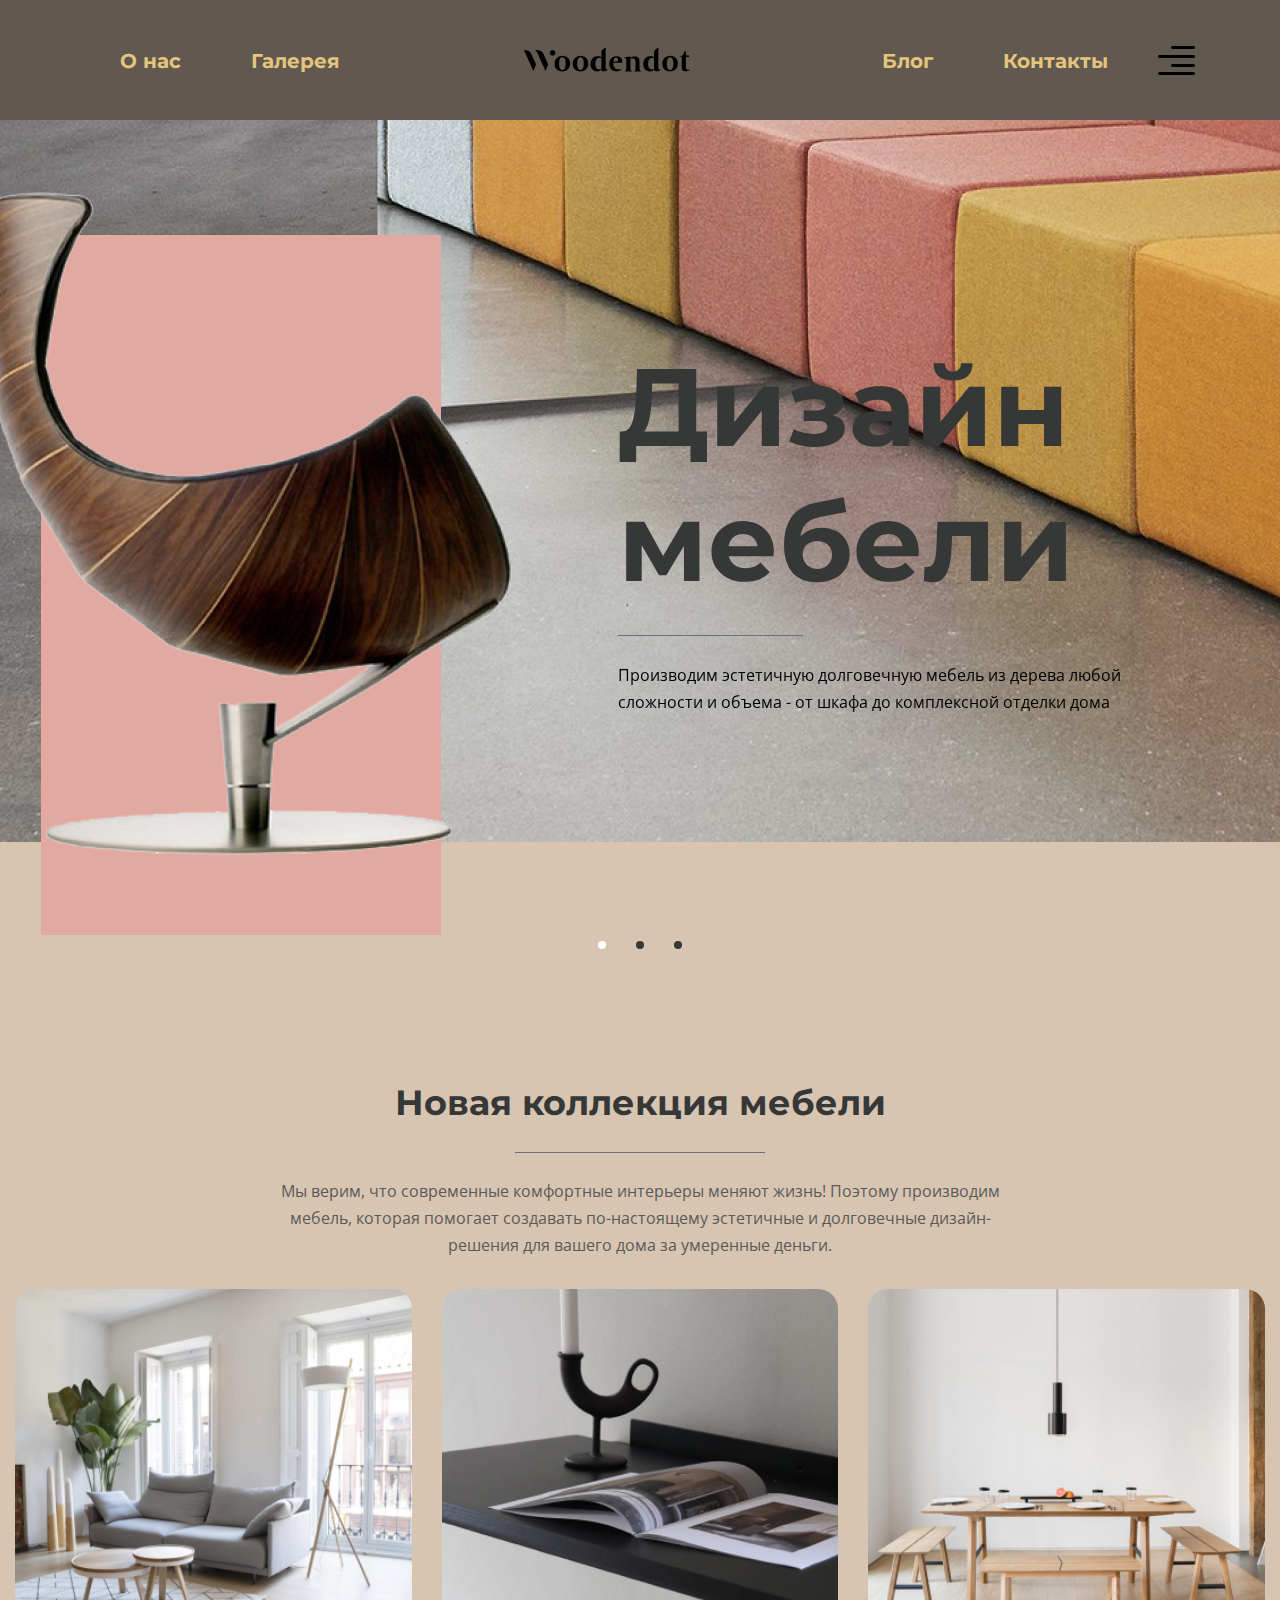
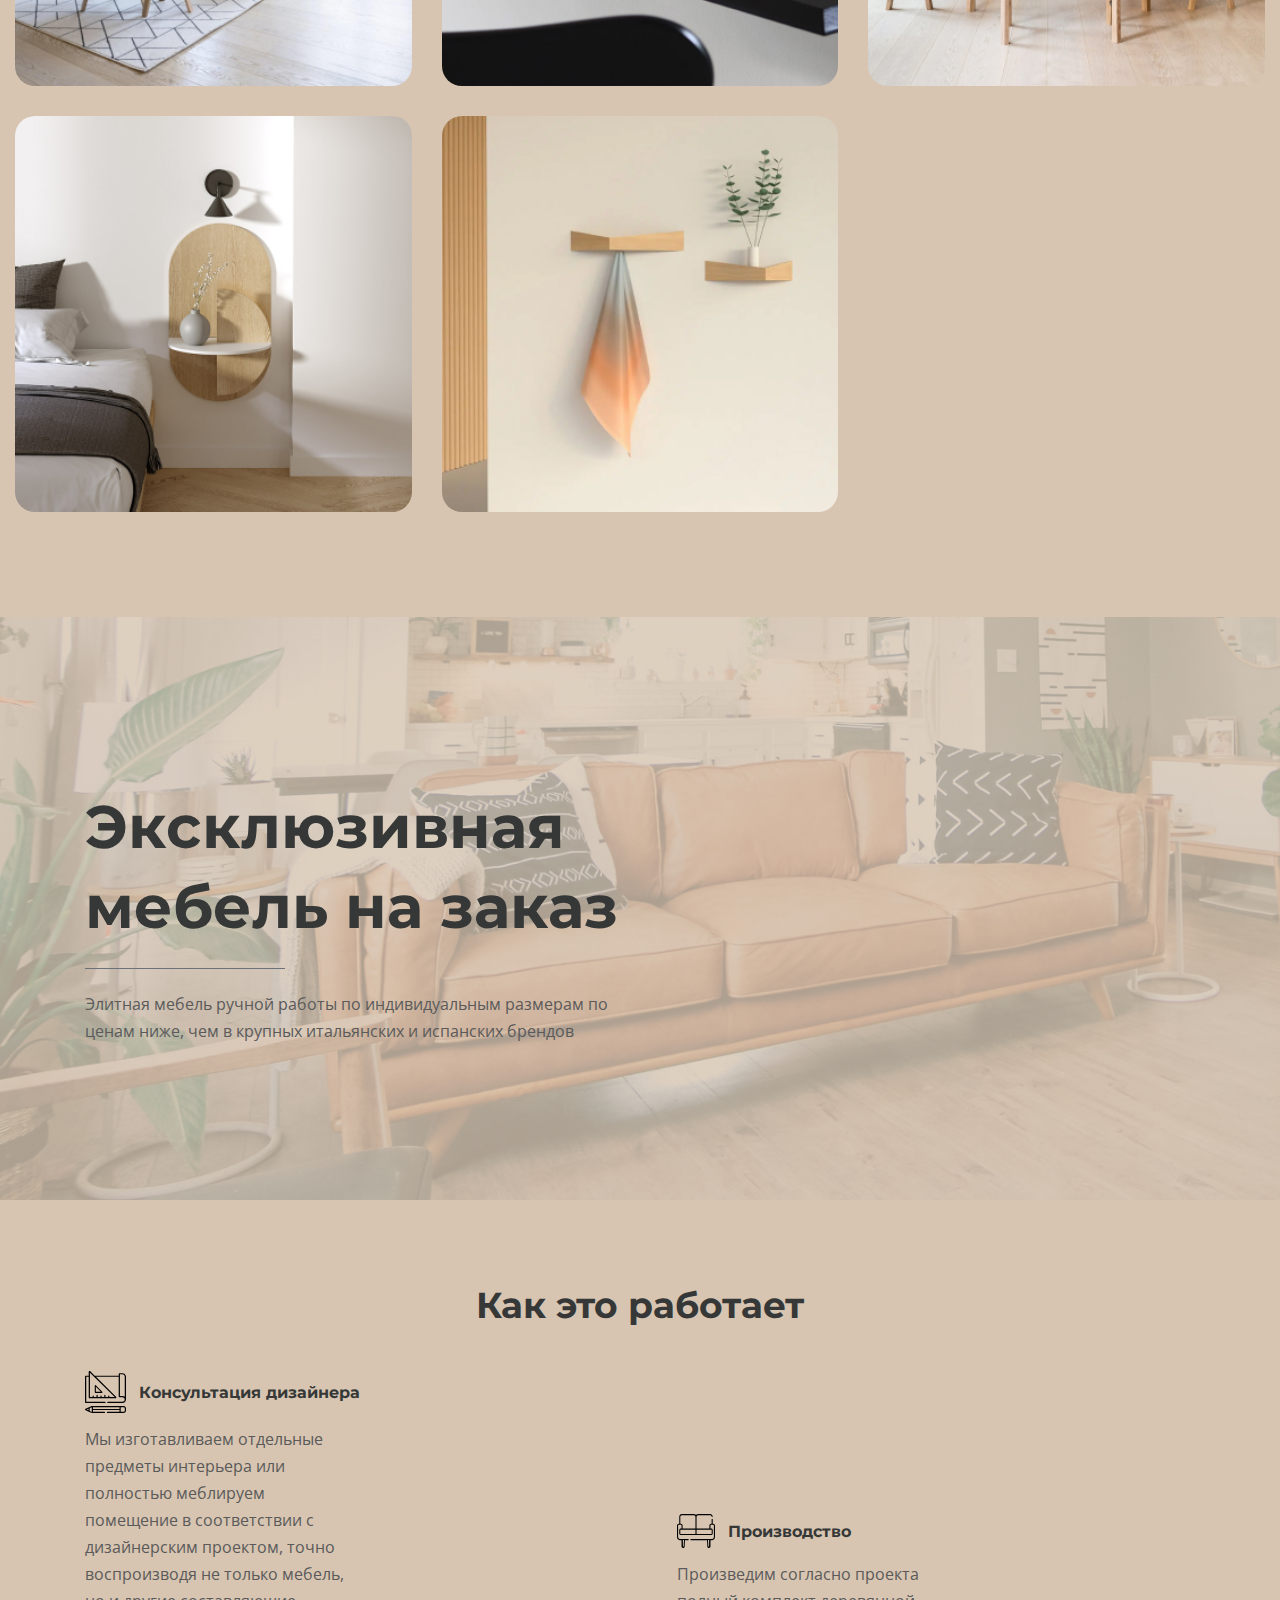
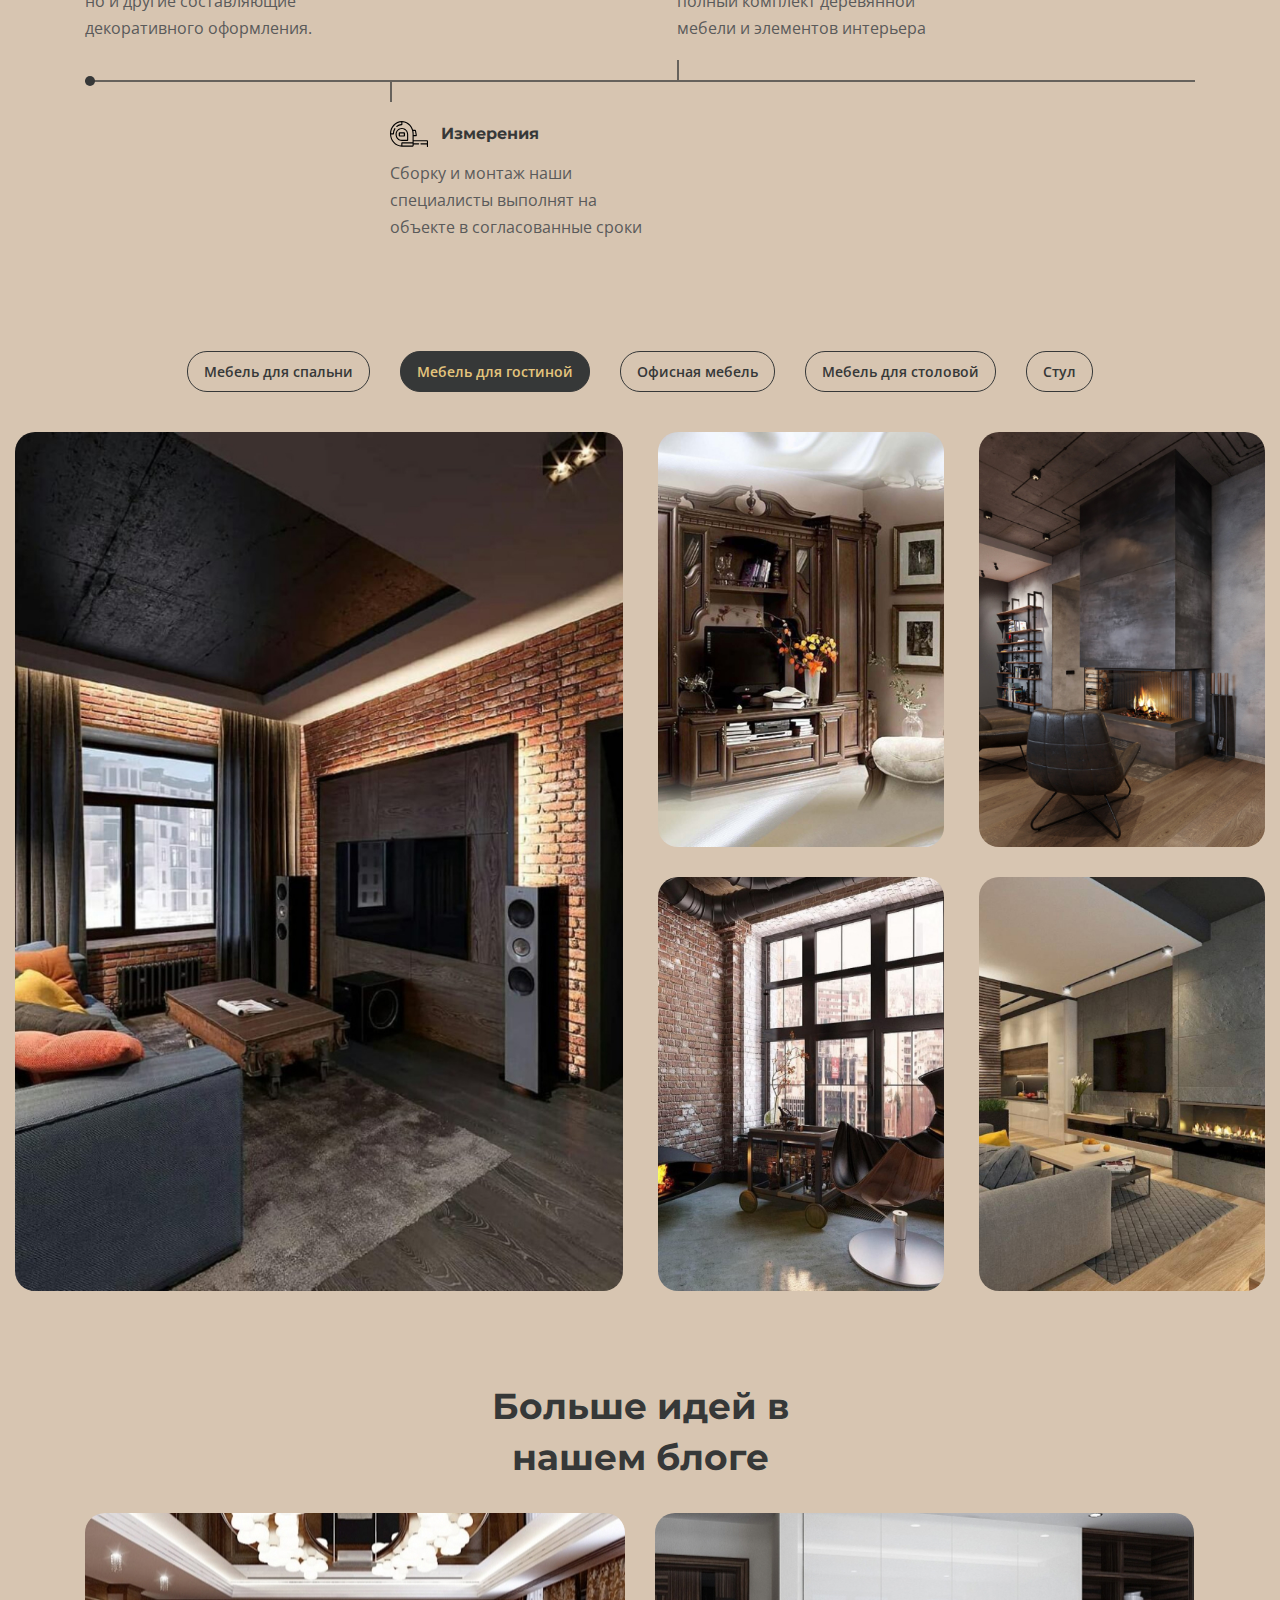
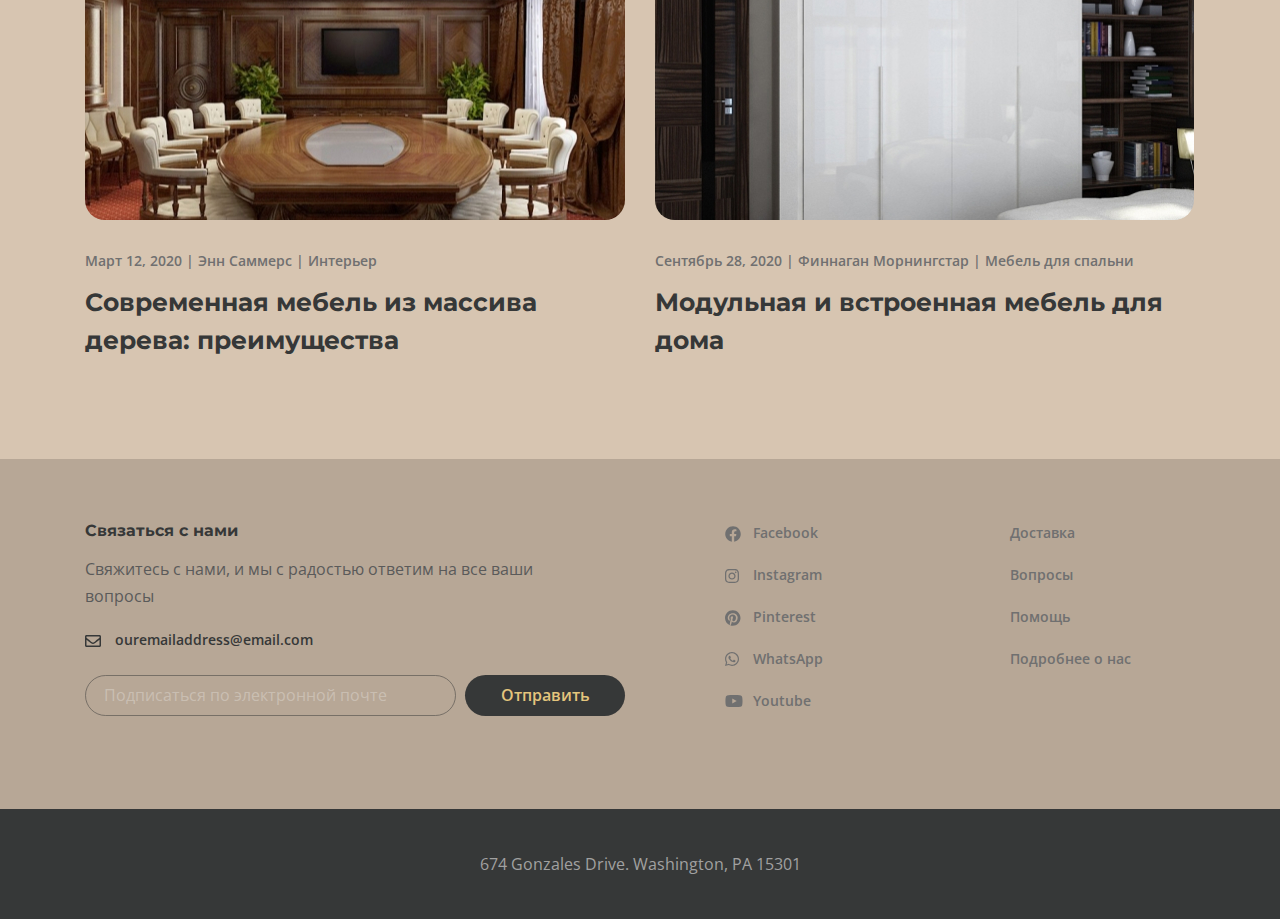
<file: index.html>
<!DOCTYPE html>
<html lang="ru">

<head>
  <meta charset="UTF-8">
  <meta name="viewport" content="width=device-width, initial-scale=1.0">
  <title>Woodendot</title>
  <link rel="preconnect" href="https://fonts.googleapis.com">
  <link rel="preconnect" href="https://fonts.gstatic.com" crossorigin>
  <link href="https://fonts.googleapis.com/css2?family=Montserrat:wght@700&family=Open+Sans:wght@400;600&display=swap" rel="stylesheet">
  <link rel="stylesheet" href="css/style.min.css">
</head>

<body>

  <div class="wrapper">
    <header class="header">
      <div class="container">
        <div class="header__inner">
          <nav class="menu">
            <ul class="menu__list">
              <li class="menu__list-item">
                <a class="menu__list-link" href="about.html">О нас</a>
              </li>
              <li class="menu__list-item">
                <a class="menu__list-link" href="gallery.html">Галерея</a>
              </li>
            </ul>
          </nav>
          <a class="logo" href="#">
            <img src="images/logo.png" alt="logo">
          </a>
          <nav class="menu">
            <ul class="menu__list">
              <li class="menu__list-item">
                <a class="menu__list-link" href="blog.html">Блог</a>
              </li>
              <li class="menu__list-item">
                <a class="menu__list-link" href="contact.html">Контакты</a>
              </li>
            </ul>
          </nav>
          <button class="header__btn-menu">
            <span></span>
            <span></span>
            <span></span>
          </button>
          <button class="header__btn">
            <img src="images/icon_menu.svg" alt="icon menu">
          </button>

          <div class="rightside-menu rightside-menu--close">
            <button class="rightside-menu__close">
              <img src="images/close.svg" alt="close">
            </button>
            <div class="rightside-menu__content">
              <a class="rightside-menu__logo" href="#">
                <img src="images/logo-big.png" alt="logo">
              </a>
              <h4 class="rightside-menu__title">
                Мебель Вашей мечты
              </h4>
              <p class="rightside-menu__text">
                <!-- Sustainable hot chicken skateboard, dreamcatcher meggings actually squid. Slow-carb everyday carry +1
                art party microdosing, put a bird on it brooklyn -->
                <!-- Изготовление мебели на заказ для интерьера Вашей мечты -->
                Каждый из нас стремится жить не только в красивой и комфортной обстановке, но и в уникальной, отличной от других. Если интерьер создавать с любовью, то и результат будет отменным.
                <!-- Многие знают, каким хотят видеть обустройство собственного дома, но при этом не в силах самостоятельно решить некоторые дизайнерские задачи. В этом случае на помощь приходят профессионалы. Стиль интерьера и внутреннее убранство жилья наилучшим образом подчеркнут вкусы хозяина, выразят его интересы и предпочтения. -->
              </p>
              <img class="rightside-menu__images" src="images/content/rightside-img.jpg" alt="images">
            </div>
          </div>

        </div>
      </div>
    </header>

    <main class="main">
      <section class="top">
        <div class="top__inner">
          <div class="top__slider">
            <div class="top__slider-item">
              <img class="top__slider-img" src="images/content/slider-img-1.png" alt="images">
              <div class="top__slider-info">
                <h2 class="top__slider-title">
                  Дизайн мебели
                </h2>
                <p class="top__slider-text">
                  <!-- Deep v you probably haven't heard of them banh mi synth actually affogato. Aesthetic lyft ethical
                  drinking vinegar austint -->
                  <!-- Furniture designed to live in harmony, <br> distinctive and timeless spaces -->
                  <!-- Столярные работы любой сложности и объема - от шкафа до комплексной отделки дома -->
                  Производим эстетичную долговечную мебель из дерева любой сложности и объема - от шкафа до комплексной отделки дома
                  <!-- Мебель для дома по индивидуальным проектам под ключ с гарантией -->
                </p>
              </div>
            </div>

            <div class="top__slider-item">
              <img class="top__slider-img" src="images/content/slider-img-2.png" alt="images">
              <div class="top__slider-info">
                <h2 class="top__slider-title">
                  Дизайн мебели
                </h2>
                <p class="top__slider-text">
                  Производим эстетичную долговечную мебель из дерева любой сложности и объема - от шкафа до комплексной отделки дома
                </p>
              </div>
            </div>

            <div class="top__slider-item">
              <img class="top__slider-img" src="images/content/slider-img-3.png" alt="images">
              <div class="top__slider-info">
                <h2 class="top__slider-title">
                  Дизайн мебели
                </h2>
                <p class="top__slider-text">
                  Производим эстетичную долговечную мебель из дерева любой сложности и объема - от шкафа до комплексной отделки дома
                </p>
              </div>
            </div>
          </div>
        </div>
      </section>

      <section class="new-collection">
        <div class="container-fluid">
          <h3 class="new-collection__title">
            Новая коллекция мебели
          </h3>
          <p class="new-collection__text">
            Мы верим, что современные комфортные интерьеры меняют жизнь! Поэтому производим мебель, которая помогает создавать по-настоящему эстетичные и долговечные дизайн-решения для вашего дома за умеренные деньги.
          </p>
          <div class="collection">
            <a class="collection__item" href="#">
              <img class="collection__images" src="images/content/collection-1.jpg" alt="images">
              <div class="collection__info">
                <h6 class="collection__info-title">
                  <!-- Truffaut literally trust -->
                  Детали
                </h6>
                <p class="collection__info-text">
                  <!-- Living room furntiture | Chair -->
                  Мебель для гостиной | Стул
                </p>
              </div>
            </a>
            <a class="collection__item" href="#">
              <img class="collection__images" src="images/content/collection-2.jpg" alt="images">
              <div class="collection__info">
                <h6 class="collection__info-title">
                  <!-- Truffaut literally trust -->
                  Детали
                </h6>
                <p class="collection__info-text">
                  <!-- Living room furntiture | Chair -->
                  Мебель для кабинета | Полка
                </p>
              </div>
            </a>
            <a class="collection__item" href="#">
              <img class="collection__images" src="images/content/collection-3.jpg" alt="images">
              <div class="collection__info">
                <h6 class="collection__info-title">
                  <!-- Truffaut literally trust -->
                  Детали
                </h6>
                <p class="collection__info-text">
                  <!-- Living room furntiture | Chair -->
                  Мебель для столовой | Стол
                </p>
              </div>
            </a>
            <a class="collection__item" href="#">
              <img class="collection__images" src="images/content/collection-4.jpg" alt="images">
              <div class="collection__info">
                <h6 class="collection__info-title">
                  <!-- Truffaut literally trust -->
                  Детали
                </h6>
                <p class="collection__info-text">
                  <!-- Living room furntiture | Chair -->
                  Мебель для спальни | Полка
                </p>
              </div>
            </a>
            <a class="collection__item" href="#">
              <img class="collection__images" src="images/content/collection-5.jpg" alt="images">
              <div class="collection__info">
                <h6 class="collection__info-title">
                  <!-- Truffaut literally trust -->
                  Детали
                </h6>
                <p class="collection__info-text">
                  <!-- Living room furntiture | Chair -->
                  Мебель для ванной | Подставка
                </p>
              </div>
            </a>
          </div>
        </div>
      </section>

      <section class="decor">
        <div class="container">
          <h2 class="decor__title">
            Эксклюзивная мебель на заказ
          </h2>
          <p class="decor__text">
            Элитная мебель ручной работы по индивидуальным размерам по ценам ниже, чем в крупных итальянских и испанских брендов
          </p>
        </div>
      </section>

      <section class="works-path">
        <div class="container">
          <h3 class="works-path__title">
            <!-- How it works -->
            Как это работает
          </h3>
          <div class="works-path__items">
            <div class="works-path__items-box">
              <div class="works-path__item works-path__item--consultation">
                <img class="works-path__item-img" src="images/icon-1.svg" alt="icon">
                <h6 class="works-path__item-title">
                  <!-- Designer Consultation -->
                  Консультация дизайнера
                </h6>
                <p class="works-path__item-text">
                  <!-- Kinfolk scenester authentic craft beer truffaut irony intelligentsia YOLO lomo bushwick coloring book. Semiotics man bun venmo viral cliche -->
                  Мы изготавливаем отдельные предметы интерьера или полностью меблируем помещение в соответствии с дизайнерским проектом, точно воспроизводя не только мебель, но и другие составляющие декоративного оформления.
                </p>
              </div>
              <div class="works-path__item works-path__item--production">
                <img class="works-path__item-img" src="images/icon-2.svg" alt="icon">
                <h6 class="works-path__item-title">
                  <!-- Production -->
                  Производство
                </h6>
                <p class="works-path__item-text">
                  <!-- Everyday carry actually neutra authentic kogi shabby chic -->
                  Произведим согласно проекта полный комплект деревянной мебели и элементов интерьера
                </p>
              </div>
            </div>
            <div class="works-path__item works-path__item--measurements">
              <img class="works-path__item-img" src="images/icon-3.svg" alt="icon">
              <h6 class="works-path__item-title">
                <!-- Measurements -->
                Измерения
              </h6>
              <p class="works-path__item-text">
                <!-- Intelligentsia YOLO lomo bushwick coloring book. Semiotics man bun venmo viral cliche -->
                Сборку и монтаж наши специалисты выполнят на объекте в согласованные сроки
              </p>
            </div>
          </div>
        </div>
      </section>

      <div class="gallery">
        <div class="container-fluid">
          <div class="gallery__buttons">
            <button class="gallery__btn" data-filter=".bedroom">Мебель для спальни</button>
            <button class="gallery__btn" data-filter=".living">Мебель для гостиной</button>
            <button class="gallery__btn" data-filter=".office">Офисная мебель</button>
            <button class="gallery__btn" data-filter=".dining">Мебель для столовой</button>
            <button class="gallery__btn" data-filter=".chair">Стул</button>
          </div>
          <div class="gallery__inner">

            <div class="gallery__items mix bedroom">
              <a class="gallery__item" href="#">
                <img src="images/gallery/bedroom-1.jpg" alt="images">
              </a>
              <a class="gallery__item" href="#">
                <img src="images/gallery/bedroom-2.jpg" alt="images">
              </a>
              <a class="gallery__item" href="#">
                <img src="images/gallery/bedroom-3.jpg" alt="images">
              </a>
              <a class="gallery__item" href="#">
                <img src="images/gallery/bedroom-4.jpg" alt="images">
              </a>
              <a class="gallery__item" href="#">
                <img src="images/gallery/bedroom-5.jpg" alt="images">
              </a>
            </div>

            <div class="gallery__items mix living">
              <a class="gallery__item" href="#">
                <img src="images/gallery/livingroom-1.jpg" alt="images">
              </a>
              <a class="gallery__item" href="#">
                <img src="images/gallery/livingroom-2.jpg" alt="images">
              </a>
              <a class="gallery__item" href="#">
                <img src="images/gallery/livingroom-3.jpg" alt="images">
              </a>
              <a class="gallery__item" href="#">
                <img src="images/gallery/livingroom-4.jpg" alt="images">
              </a>
              <a class="gallery__item" href="#">
                <img src="images/gallery/livingroom-5.jpg" alt="images">
              </a>
            </div>

            <div class="gallery__items mix office">
              <a class="gallery__item" href="#">
                <img src="images/gallery/office-1.jpg" alt="images">
              </a>
              <a class="gallery__item" href="#">
                <img src="images/gallery/office-2.jpg" alt="images">
              </a>
              <a class="gallery__item" href="#">
                <img src="images/gallery/office-3.jpg" alt="images">
              </a>
              <a class="gallery__item" href="#">
                <img src="images/gallery/office-4.jpg" alt="images">
              </a>
              <a class="gallery__item" href="#">
                <img src="images/gallery/office-5.jpg" alt="images">
              </a>
            </div>

            <div class="gallery__items mix dining">
              <a class="gallery__item" href="#">
                <img src="images/gallery/dining-1.jpg" alt="images">
              </a>
              <a class="gallery__item" href="#">
                <img src="images/gallery/dining-2.jpg" alt="images">
              </a>
              <a class="gallery__item" href="#">
                <img src="images/gallery/dining-3.jpg" alt="images">
              </a>
              <a class="gallery__item" href="#">
                <img src="images/gallery/dining-4.jpg" alt="images">
              </a>
              <a class="gallery__item" href="#">
                <img src="images/gallery/dining-5.jpg" alt="images">
              </a>
            </div>

            <div class="gallery__items mix chair">
              <a class="gallery__item" href="#">
                <img src="images/gallery/chair-1.jpg" alt="images">
              </a>
              <a class="gallery__item" href="#">
                <img src="images/gallery/chair-2.jpg" alt="images">
              </a>
              <a class="gallery__item" href="#">
                <img src="images/gallery/chair-3.jpg" alt="images">
              </a>
              <a class="gallery__item" href="#">
                <img src="images/gallery/chair-4.jpg" alt="images">
              </a>
              <a class="gallery__item" href="#">
                <img src="images/gallery/chair-5.jpg" alt="images">
              </a>
            </div>

          </div>
        </div>
      </div>

      <section class="blog-box">
        <div class="container">
          <h3 class="blog-box__title">
            <!-- More inspiration ideas in our blog -->
            <!-- Больше идей для вдохновения в нашем блоге -->
            Больше идей в нашем блоге
          </h3>
          <div class="blog-box__items">

            <div class="blog-box__item">
              <a class="blog-box__img-link" href="#">
                <img class="blog-box__img" src="images/blog/1.jpg" alt="images">
              </a>
              <div class="blog-box__links">
                <span class="blog-box__date">Mарт 12, 2020</span> |
                <a class="blog-box__author" href="#">Энн Саммерс</a> |
                <a class="blog-box__theme" href="#">Интерьер</a>
              </div>
              <a class="blog-box__item-titlelink" href="#">
                <h4 class="blog-box__item-title">Современная мебель из массива дерева: преимущества</h4>
              </a>
            </div>

            <div class="blog-box__item">
              <a class="blog-box__img-link" href="#">
                <img class="blog-box__img" src="images/blog/2.jpg" alt="images">
              </a>
              <div class="blog-box__links">
                <span class="blog-box__date">Сентябрь 28, 2020</span> |
                <a class="blog-box__author" href="#">Финнаган Морнингстар</a> |
                <a class="blog-box__theme" href="#">Мебель для спальни</a>
              </div>
              <a class="blog-box__item-titlelink" href="#">
                <h4 class="blog-box__item-title">Модульная и встроенная мебель для дома</h4>
              </a>
            </div>

          </div>
        </div>
      </section>
    </main>

    <footer class="footer">
      <div class="footer__content">
        <div class="container">
          <div class="footer__inner">
            <div class="footer__info">
              <h6 class="footer__info-title">
                <!-- Contact Us -->
                Связаться с нами
              </h6>
              <p class="footer__info-text">
                <!-- Keffiyeh poutine etsy, paleo cray put a bird on it microdosing schlitz you probably occupy -->
                Свяжитесь с нами, и мы с радостью ответим на все ваши вопросы
              </p>
              <a class="info-email" href="mailto:ouremailaddress@email.com">
                ouremailaddress@email.com
              </a>
              <form class="footer__form">
                <input class="footer__form-input" type="email" placeholder="Подписаться по электронной почте">
                <button class="footer__form-button" type="submit">Отправить</button>
              </form>
            </div>
            <ul class="footer__social">
              <li class="footer__social-item">
                <a class="footer__social-link footer__social-link--facebook" href="#">Facebook</a>
              </li>
              <li class="footer__social-item">
                <a class="footer__social-link footer__social-link--instagram" href="#">Instagram</a>
              </li>
              <li class="footer__social-item">
                <a class="footer__social-link footer__social-link--pinterest" href="#">Pinterest</a>
              </li>
              <li class="footer__social-item">
                <a class="footer__social-link footer__social-link--whatsapp" href="#">WhatsApp</a>
              </li>
              <li class="footer__social-item">
                <a class="footer__social-link footer__social-link--youtube" href="#">Youtube</a>
              </li>
            </ul>
            <nav class="footer__menu">
              <ul class="footer__menu-list">
                <li class="footer__menu-item">
                  <a class="footer__menu-link" href="#">Доставка</a>
                </li>
                <li class="footer__menu-item">
                  <a class="footer__menu-link" href="#">Вопросы</a>
                </li>
                <li class="footer__menu-item">
                  <a class="footer__menu-link" href="#">Помощь</a>
                </li>
                <li class="footer__menu-item">
                  <a class="footer__menu-link" href="#">Подробнее о нас</a>
                </li>
              </ul>
            </nav>
          </div>
        </div>
      </div>
      <div class="footer__copyright">
        <div class="container">
          <p>
            674 Gonzales Drive. Washington, PA 15301
          </p>
        </div>
      </div>
    </footer>
  </div>



  <script src="js/main.min.js"></script>
</body>

</html>
</file>
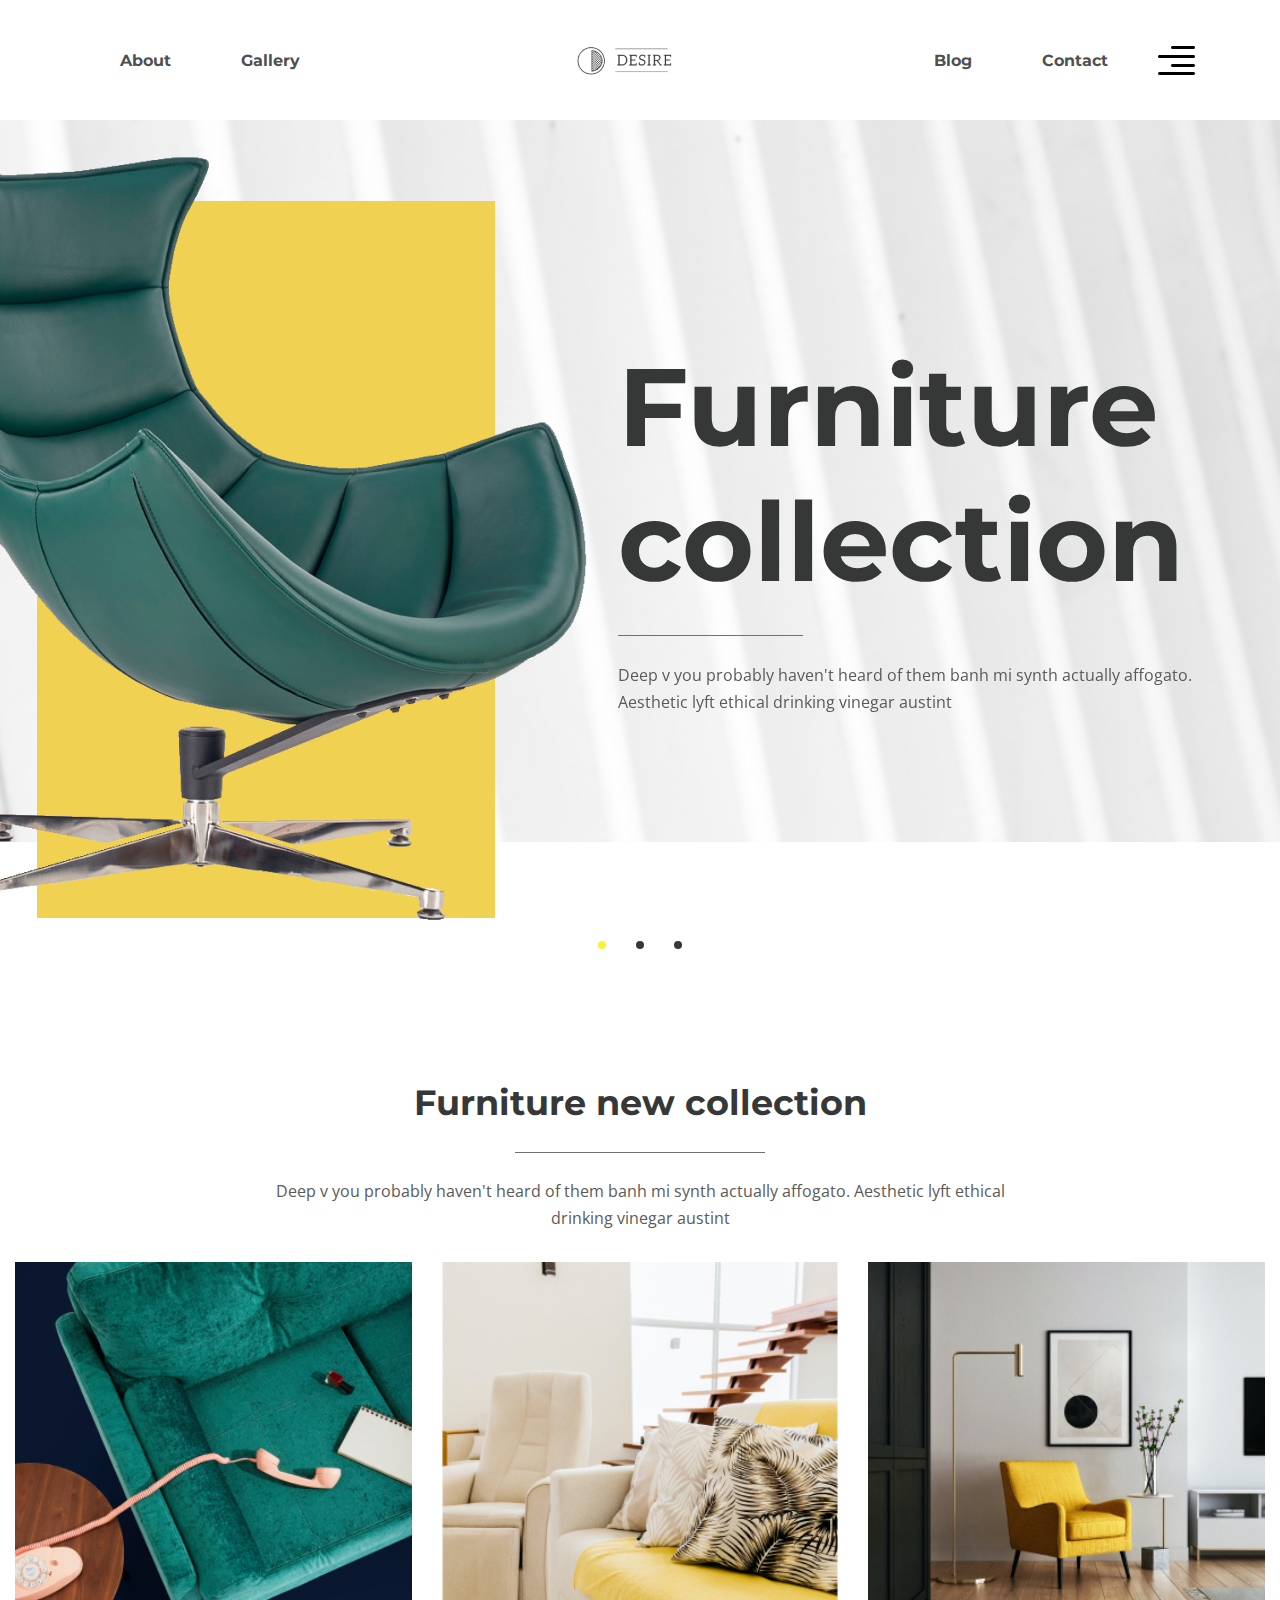
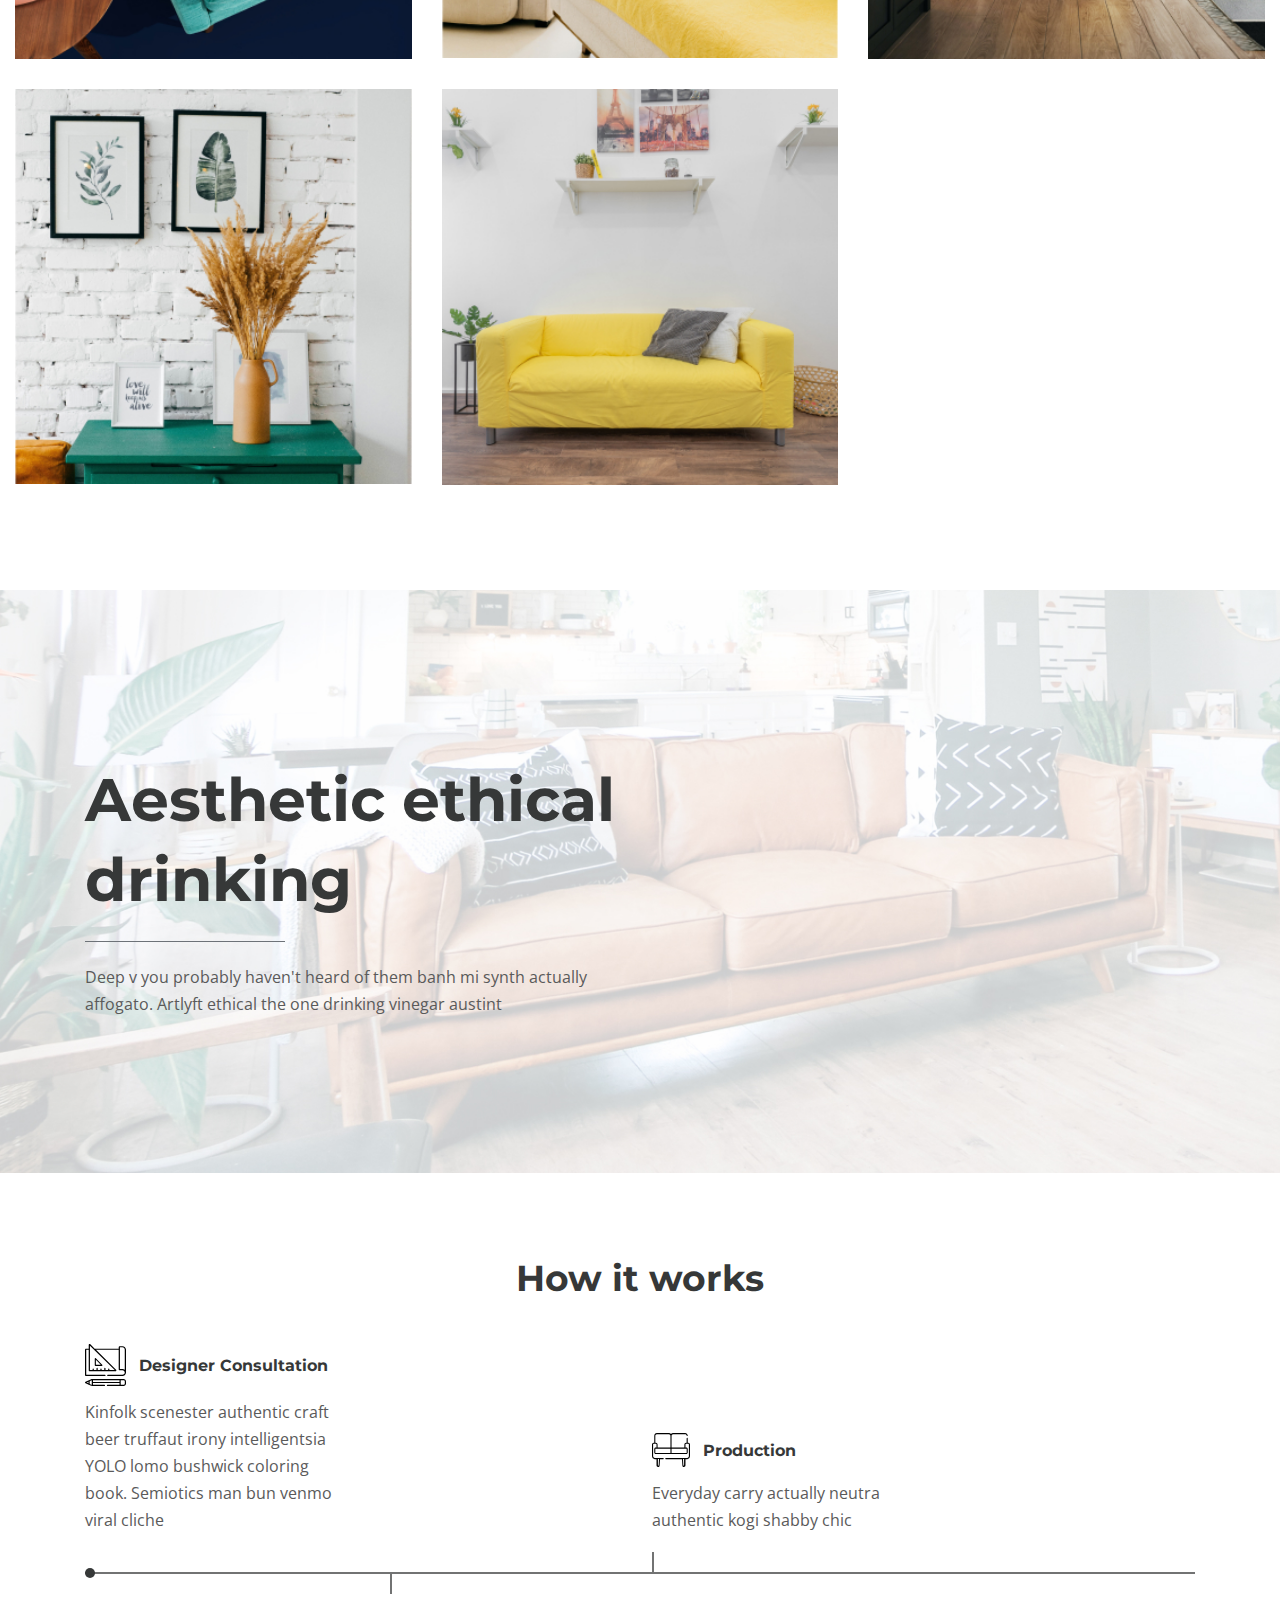
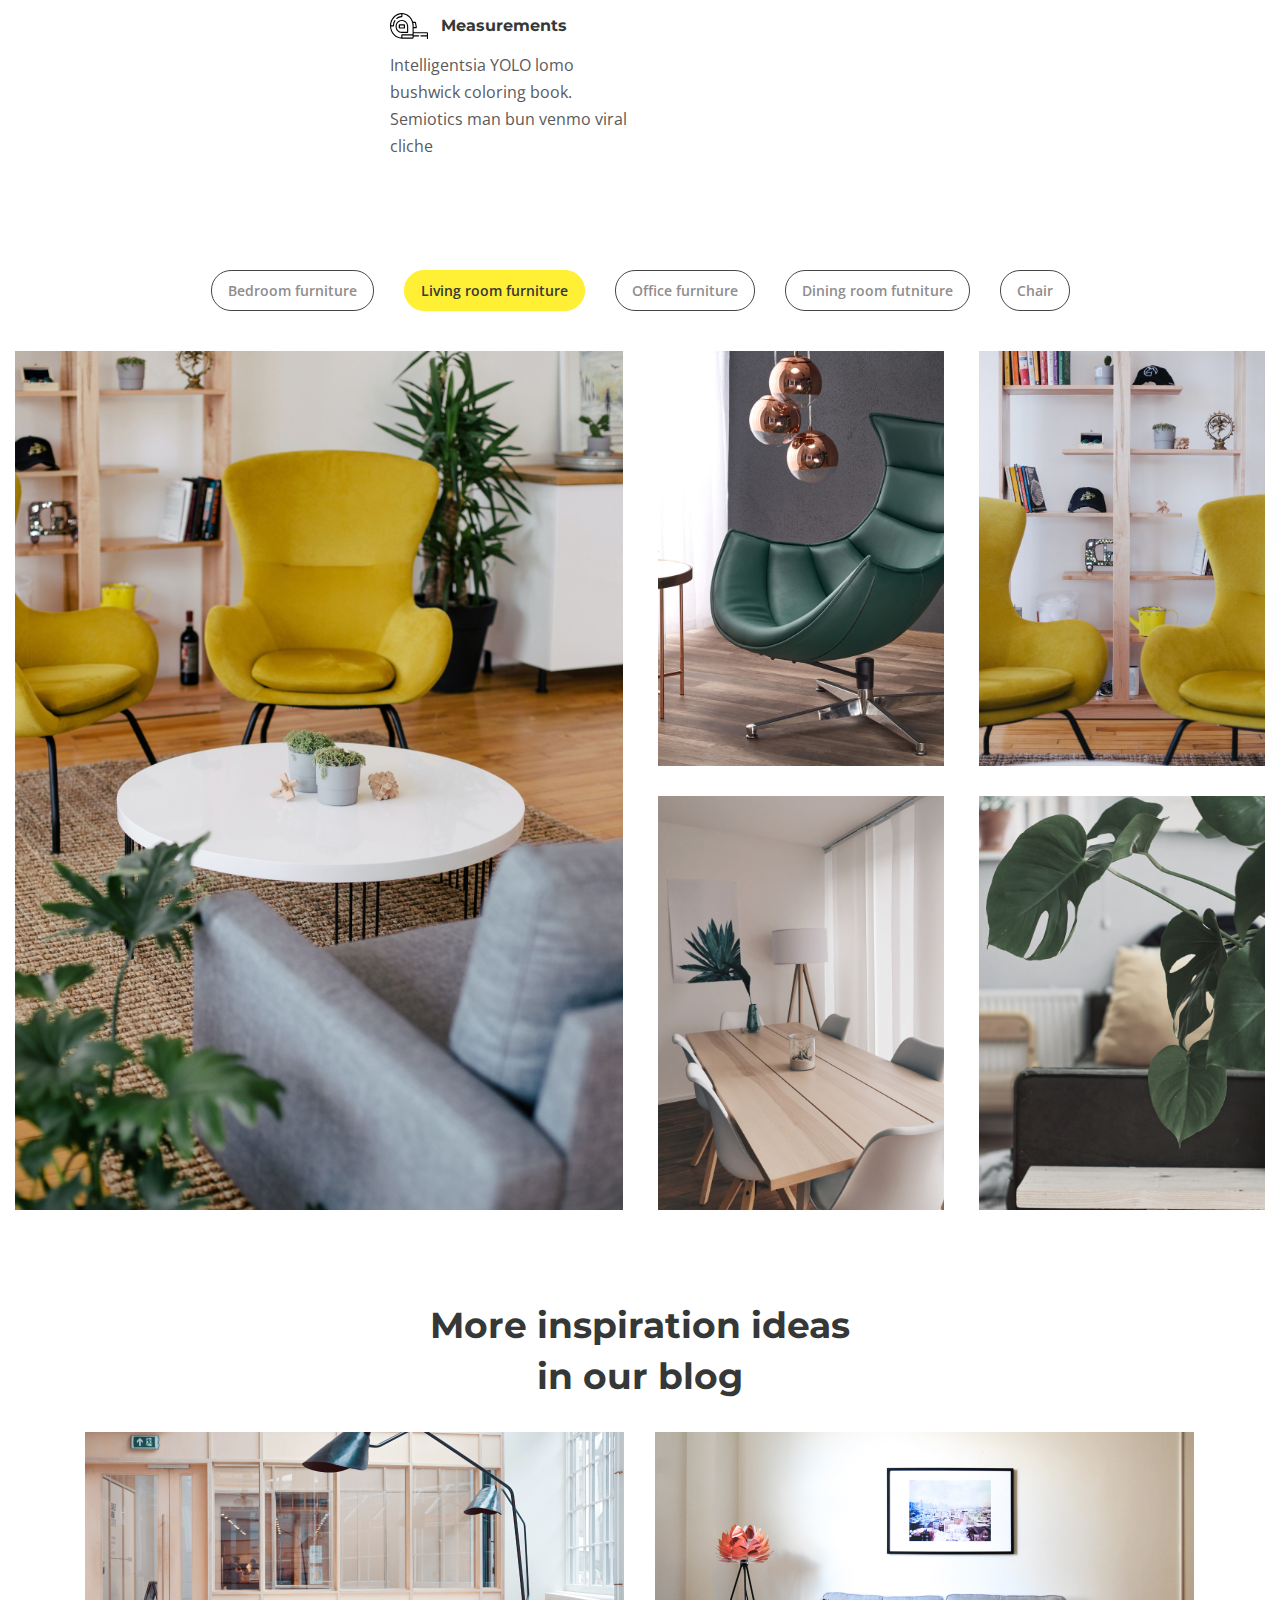
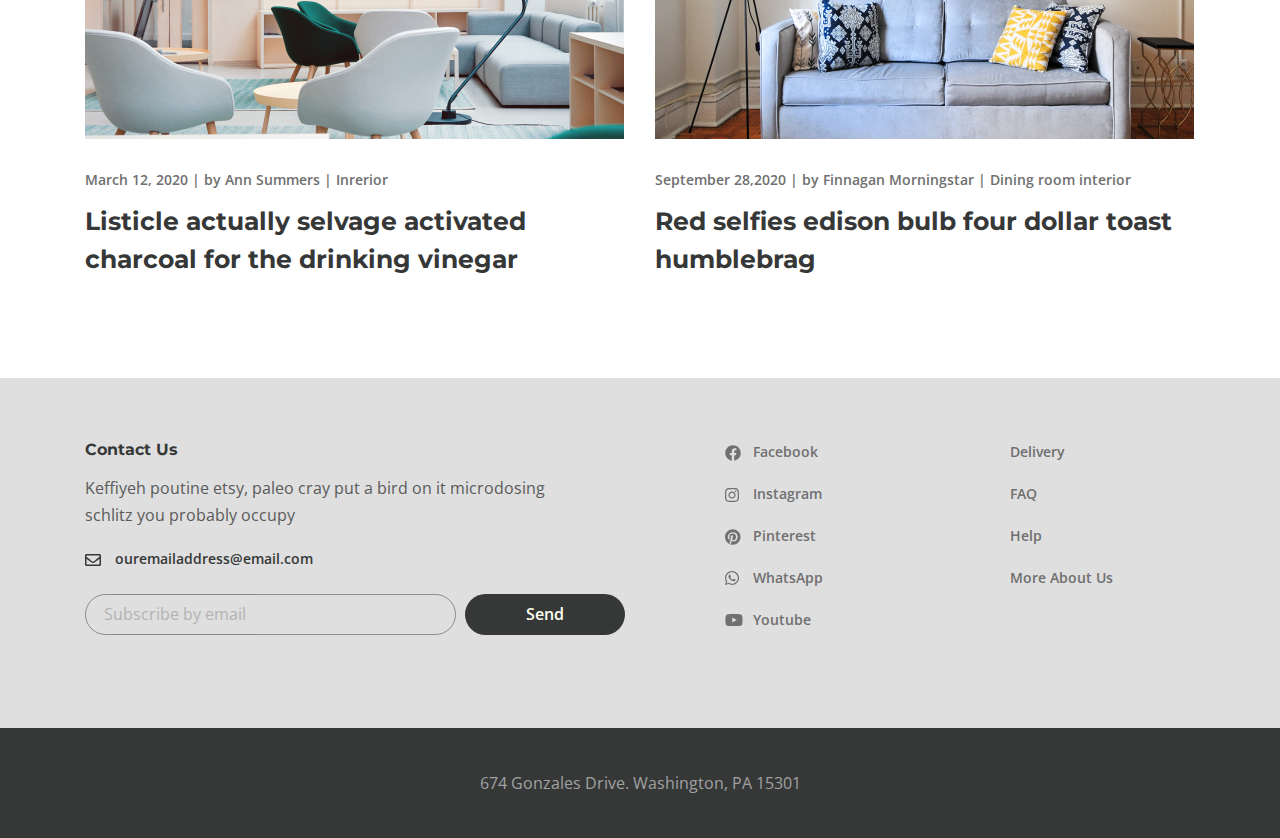
<file: app/index.html>
<!DOCTYPE html>
<html lang="en">

<head>
  <meta charset="UTF-8">
  <meta name="viewport" content="width=device-width, initial-scale=1.0">
  <title>Desire</title>
  <link rel="preconnect" href="https://fonts.googleapis.com">
  <link rel="preconnect" href="https://fonts.gstatic.com" crossorigin>
  <link href="https://fonts.googleapis.com/css2?family=Montserrat:wght@700&family=Open+Sans:wght@400;600&display=swap" rel="stylesheet">
  <link rel="stylesheet" href="css/style.min.css">
</head>

<body>

  <div class="wrapper">
    <header class="header">
      <div class="container">
        <div class="header__inner">
          <nav class="menu">
            <ul class="menu__list">
              <li class="menu__list-item">
                <a class="menu__list-link" href="about.html">About</a>
              </li>
              <li class="menu__list-item">
                <a class="menu__list-link" href="gallery.html">Gallery</a>
              </li>
            </ul>
          </nav>
          <a class="logo" href="index.html">
            <img src="images/logo.png" alt="logo">
          </a>
          <nav class="menu">
            <ul class="menu__list">
              <li class="menu__list-item">
                <a class="menu__list-link" href="blog.html">Blog</a>
              </li>
              <li class="menu__list-item">
                <a class="menu__list-link" href="contact.html">Contact</a>
              </li>
            </ul>
          </nav>
          <button class="header__btn-menu">
            <span></span>
            <span></span>
            <span></span>
          </button>
          <button class="header__btn">
            <img src="images/icon_menu.svg" alt="icon menu">
          </button>

          <div class="rightside-menu rightside-menu--close">
            <button class="rightside-menu__close">
              <img src="images/close.svg" alt="close">
            </button>
            <div class="rightside-menu__content">
              <a class="rightside-menu__logo" href="index.html">
                <img src="images/logo-big.png" alt="logo">
              </a>
              <h4 class="rightside-menu__title">
                Furniture for life
              </h4>
              <p class="rightside-menu__text">
                Sustainable hot chicken skateboard, dreamcatcher meggings actually squid. Slow-carb everyday carry +1
                art party microdosing, put a bird on it brooklyn
              </p>
              <img class="rightside-menu__images" src="images/content/rightside-img.jpg" alt="images">
            </div>
          </div>

        </div>
      </div>
    </header>

    <main class="main">
      <section class="top">
        <div class="top__inner">
          <div class="top__slider">
            <div class="top__slider-item">
              <img class="top__slider-img" src="images/content/slider-img.png" alt="images">
              <div class="top__slider-info">
                <h2 class="top__slider-title">
                  Furniture collection
                </h2>
                <p class="top__slider-text">
                  Deep v you probably haven't heard of them banh mi synth actually affogato. Aesthetic lyft ethical
                  drinking vinegar austint
                </p>
              </div>
            </div>

            <div class="top__slider-item">
              <img class="top__slider-img" src="images/content/slider-img.png" alt="images">
              <div class="top__slider-info">
                <h2 class="top__slider-title">
                  Furniture collection
                </h2>
                <p class="top__slider-text">
                  Deep v you probably haven't heard of them banh mi synth actually affogato. Aesthetic lyft ethical
                  drinking vinegar austint
                </p>
              </div>
            </div>

            <div class="top__slider-item">
              <img class="top__slider-img" src="images/content/slider-img.png" alt="images">
              <div class="top__slider-info">
                <h2 class="top__slider-title">
                  Furniture collection
                </h2>
                <p class="top__slider-text">
                  Deep v you probably haven't heard of them banh mi synth actually affogato. Aesthetic lyft ethical
                  drinking vinegar austint
                </p>
              </div>
            </div>
          </div>
        </div>
      </section>

      <section class="new-collection">
        <div class="container-fluid">
          <h3 class="new-collection__title">
            Furniture new collection
          </h3>
          <p class="new-collection__text">
            Deep v you probably haven't heard of them banh mi synth actually affogato. Aesthetic lyft ethical drinking vinegar austint
          </p>
          <div class="collection">
            <a class="collection__item" href="#">
              <img class="collection__images" src="images/content/collection-1.jpg" alt="images">
              <div class="collection__info">
                <h6 class="collection__info-title">
                  Truffaut literally trust
                </h6>
                <p class="collection__info-text">
                  Living room furntiture | Chair
                </p>
              </div>
            </a>
            <a class="collection__item" href="#">
              <img class="collection__images" src="images/content/collection-2.jpg" alt="images">
              <div class="collection__info">
                <h6 class="collection__info-title">
                  Truffaut literally trust
                </h6>
                <p class="collection__info-text">
                  Living room furntiture | Chair
                </p>
              </div>
            </a>
            <a class="collection__item" href="#">
              <img class="collection__images" src="images/content/collection-3.jpg" alt="images">
              <div class="collection__info">
                <h6 class="collection__info-title">
                  Truffaut literally trust
                </h6>
                <p class="collection__info-text">
                  Living room furntiture | Chair
                </p>
              </div>
            </a>
            <a class="collection__item" href="#">
              <img class="collection__images" src="images/content/collection-4.jpg" alt="images">
              <div class="collection__info">
                <h6 class="collection__info-title">
                  Truffaut literally trust
                </h6>
                <p class="collection__info-text">
                  Living room furntiture | Chair
                </p>
              </div>
            </a>
            <a class="collection__item" href="#">
              <img class="collection__images" src="images/content/collection-5.jpg" alt="images">
              <div class="collection__info">
                <h6 class="collection__info-title">
                  Truffaut literally trust
                </h6>
                <p class="collection__info-text">
                  Living room furntiture | Chair
                </p>
              </div>
            </a>
          </div>
        </div>
      </section>

      <section class="decor">
        <div class="container">
          <h2 class="decor__title">
            Aesthetic ethical drinking
          </h2>
          <p class="decor__text">
            Deep v you probably haven't heard of them banh mi synth actually affogato. Artlyft ethical the one drinking vinegar austint
          </p>
        </div>
      </section>

      <section class="works-path">
        <div class="container">
          <h3 class="works-path__title">
            How it works
          </h3>
          <div class="works-path__items">
            <div class="works-path__items-box">
              <div class="works-path__item works-path__item--consultation">
                <img class="works-path__item-img" src="images/icon-1.svg" alt="icon">
                <h6 class="works-path__item-title">
                  Designer Consultation
                </h6>
                <p class="works-path__item-text">
                  Kinfolk scenester authentic craft beer truffaut irony intelligentsia YOLO lomo bushwick coloring book. Semiotics man bun venmo viral cliche
                </p>
              </div>
              <div class="works-path__item works-path__item--production">
                <img class="works-path__item-img" src="images/icon-2.svg" alt="icon">
                <h6 class="works-path__item-title">
                  Production
                </h6>
                <p class="works-path__item-text">
                  Everyday carry actually neutra authentic kogi shabby chic
                </p>
              </div>
            </div>
            <div class="works-path__item works-path__item--measurements">
              <img class="works-path__item-img" src="images/icon-3.svg" alt="icon">
              <h6 class="works-path__item-title">
                Measurements
              </h6>
              <p class="works-path__item-text">
                Intelligentsia YOLO lomo bushwick coloring book. Semiotics man bun venmo viral cliche
              </p>
            </div>
          </div>
        </div>
      </section>

      <div class="gallery">
        <div class="container-fluid">
          <div class="gallery__buttons">
            <button class="gallery__btn" data-filter=".bedroom">Bedroom furniture</button>
            <button class="gallery__btn" data-filter=".living">Living room furniture</button>
            <button class="gallery__btn" data-filter=".office">Office furniture</button>
            <button class="gallery__btn" data-filter=".dining">Dining room futniture</button>
            <button class="gallery__btn" data-filter=".chair">Chair</button>
          </div>
          <div class="gallery__inner">

            <div class="gallery__items mix bedroom">
              <a class="gallery__item" href="#">
                <img src="images/gallery/1.jpg" alt="images">
              </a>
              <a class="gallery__item" href="#">
                <img src="images/gallery/2.jpg" alt="images">
              </a>
              <a class="gallery__item" href="#">
                <img src="images/gallery/3.jpg" alt="images">
              </a>
              <a class="gallery__item" href="#">
                <img src="images/gallery/4.jpg" alt="images">
              </a>
              <a class="gallery__item" href="#">
                <img src="images/gallery/5.jpg" alt="images">
              </a>
            </div>

            <div class="gallery__items mix living">
              <a class="gallery__item" href="#">
                <img src="images/gallery/1.jpg" alt="images">
              </a>
              <a class="gallery__item" href="#">
                <img src="images/gallery/2.jpg" alt="images">
              </a>
              <a class="gallery__item" href="#">
                <img src="images/gallery/3.jpg" alt="images">
              </a>
              <a class="gallery__item" href="#">
                <img src="images/gallery/4.jpg" alt="images">
              </a>
              <a class="gallery__item" href="#">
                <img src="images/gallery/5.jpg" alt="images">
              </a>
            </div>

            <div class="gallery__items mix office">
              <a class="gallery__item" href="#">
                <img src="images/gallery/1.jpg" alt="images">
              </a>
              <a class="gallery__item" href="#">
                <img src="images/gallery/2.jpg" alt="images">
              </a>
              <a class="gallery__item" href="#">
                <img src="images/gallery/3.jpg" alt="images">
              </a>
              <a class="gallery__item" href="#">
                <img src="images/gallery/4.jpg" alt="images">
              </a>
              <a class="gallery__item" href="#">
                <img src="images/gallery/5.jpg" alt="images">
              </a>
            </div>

            <div class="gallery__items mix dining">
              <a class="gallery__item" href="#">
                <img src="images/gallery/1.jpg" alt="images">
              </a>
              <a class="gallery__item" href="#">
                <img src="images/gallery/2.jpg" alt="images">
              </a>
              <a class="gallery__item" href="#">
                <img src="images/gallery/3.jpg" alt="images">
              </a>
              <a class="gallery__item" href="#">
                <img src="images/gallery/4.jpg" alt="images">
              </a>
              <a class="gallery__item" href="#">
                <img src="images/gallery/5.jpg" alt="images">
              </a>
            </div>

            <div class="gallery__items mix chair">
              <a class="gallery__item" href="#">
                <img src="images/gallery/1.jpg" alt="images">
              </a>
              <a class="gallery__item" href="#">
                <img src="images/gallery/2.jpg" alt="images">
              </a>
              <a class="gallery__item" href="#">
                <img src="images/gallery/3.jpg" alt="images">
              </a>
              <a class="gallery__item" href="#">
                <img src="images/gallery/4.jpg" alt="images">
              </a>
              <a class="gallery__item" href="#">
                <img src="images/gallery/5.jpg" alt="images">
              </a>
            </div>

          </div>
        </div>
      </div>

      <section class="blog-box">
        <div class="container">
          <h3 class="blog-box__title">
            More inspiration ideas in our blog
          </h3>
          <div class="blog-box__items">

            <div class="blog-box__item">
              <a class="blog-box__img-link" href="#">
                <img class="blog-box__img" src="images/blog/1.jpg" alt="images">
              </a>
              <div class="blog-box__links">
                <span class="blog-box__date">March 12, 2020</span> |
                <a class="blog-box__author" href="#">by Ann Summers</a> |
                <a class="blog-box__theme" href="#">Inrerior</a>
              </div>
              <a class="blog-box__item-titlelink" href="#">
                <h4 class="blog-box__item-title">Listicle actually selvage activated charcoal for the drinking vinegar </h4>
              </a>
            </div>

            <div class="blog-box__item">
              <a class="blog-box__img-link" href="#">
                <img class="blog-box__img" src="images/blog/2.jpg" alt="images">
              </a>
              <div class="blog-box__links">
                <span class="blog-box__date">September 28,2020</span> |
                <a class="blog-box__author" href="#">by Finnagan Morningstar</a> |
                <a class="blog-box__theme" href="#">Dining room interior</a>
              </div>
              <a class="blog-box__item-titlelink" href="#">
                <h4 class="blog-box__item-title">Red selfies edison bulb four dollar toast humblebrag</h4>
              </a>
            </div>

          </div>
        </div>
      </section>
    </main>

    <footer class="footer">
      <div class="footer__content">
        <div class="container">
          <div class="footer__inner">
            <div class="footer__info">
              <h6 class="footer__info-title">
                Contact Us
              </h6>
              <p class="footer__info-text">
                Keffiyeh poutine etsy, paleo cray put a bird on it microdosing schlitz you probably occupy
              </p>
              <a class="info-email" href="mailto:ouremailaddress@email.com">
                ouremailaddress@email.com
              </a>
              <form class="footer__form">
                <input class="footer__form-input" type="email" placeholder="Subscribe by email">
                <button class="footer__form-button" type="submit">Send</button>
              </form>
            </div>
            <ul class="footer__social">
              <li class="footer__social-item">
                <a class="footer__social-link footer__social-link--facebook" href="#">Facebook</a>
              </li>
              <li class="footer__social-item">
                <a class="footer__social-link footer__social-link--instagram" href="#">Instagram</a>
              </li>
              <li class="footer__social-item">
                <a class="footer__social-link footer__social-link--pinterest" href="#">Pinterest</a>
              </li>
              <li class="footer__social-item">
                <a class="footer__social-link footer__social-link--whatsapp" href="#">WhatsApp</a>
              </li>
              <li class="footer__social-item">
                <a class="footer__social-link footer__social-link--youtube" href="#">Youtube</a>
              </li>
            </ul>
            <nav class="footer__menu">
              <ul class="footer__menu-list">
                <li class="footer__menu-item">
                  <a class="footer__menu-link" href="#">Delivery</a>
                </li>
                <li class="footer__menu-item">
                  <a class="footer__menu-link" href="#">FAQ</a>
                </li>
                <li class="footer__menu-item">
                  <a class="footer__menu-link" href="#">Help</a>
                </li>
                <li class="footer__menu-item">
                  <a class="footer__menu-link" href="#">More About Us</a>
                </li>
              </ul>
            </nav>
          </div>
        </div>
      </div>
      <div class="footer__copyright">
        <div class="container">
          <p>
            674 Gonzales Drive. Washington, PA 15301
          </p>
        </div>
      </div>
    </footer>
  </div>



  <script src="js/main.min.js"></script>
</body>

</html>
</file>
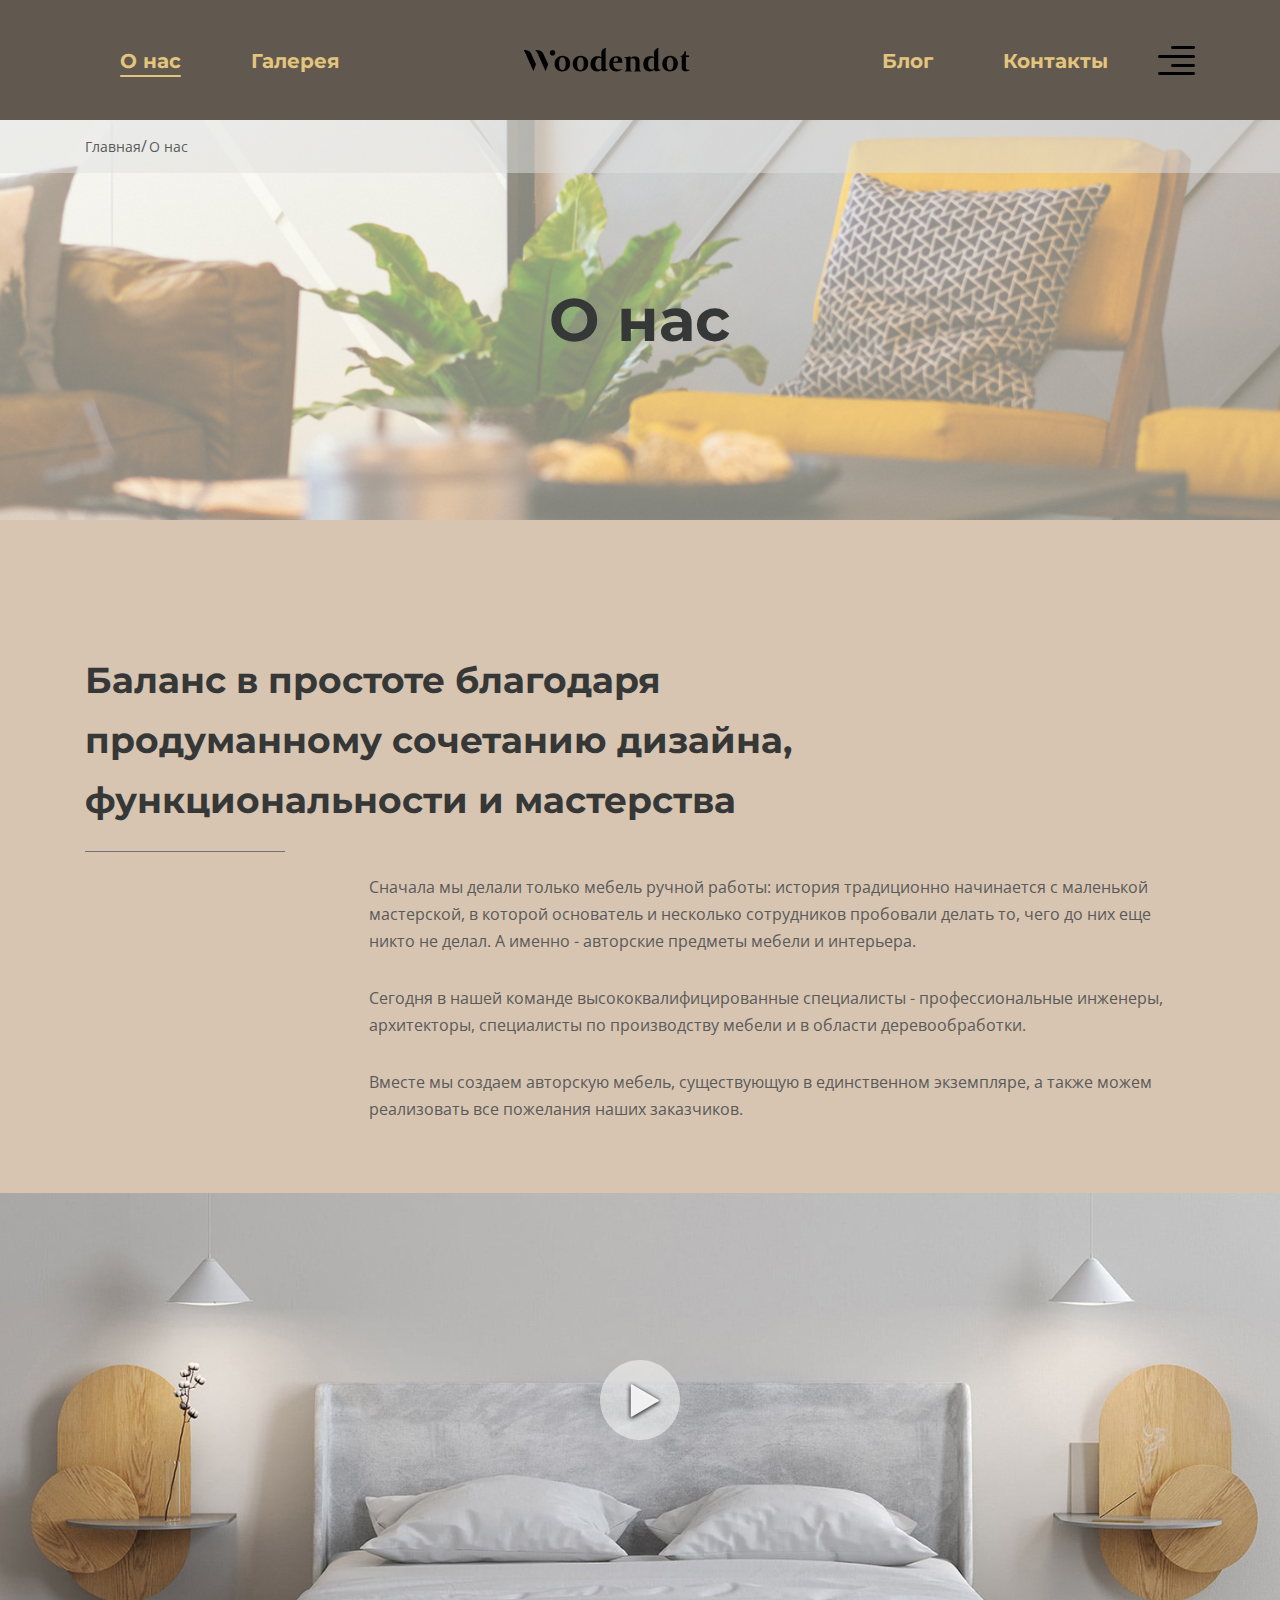
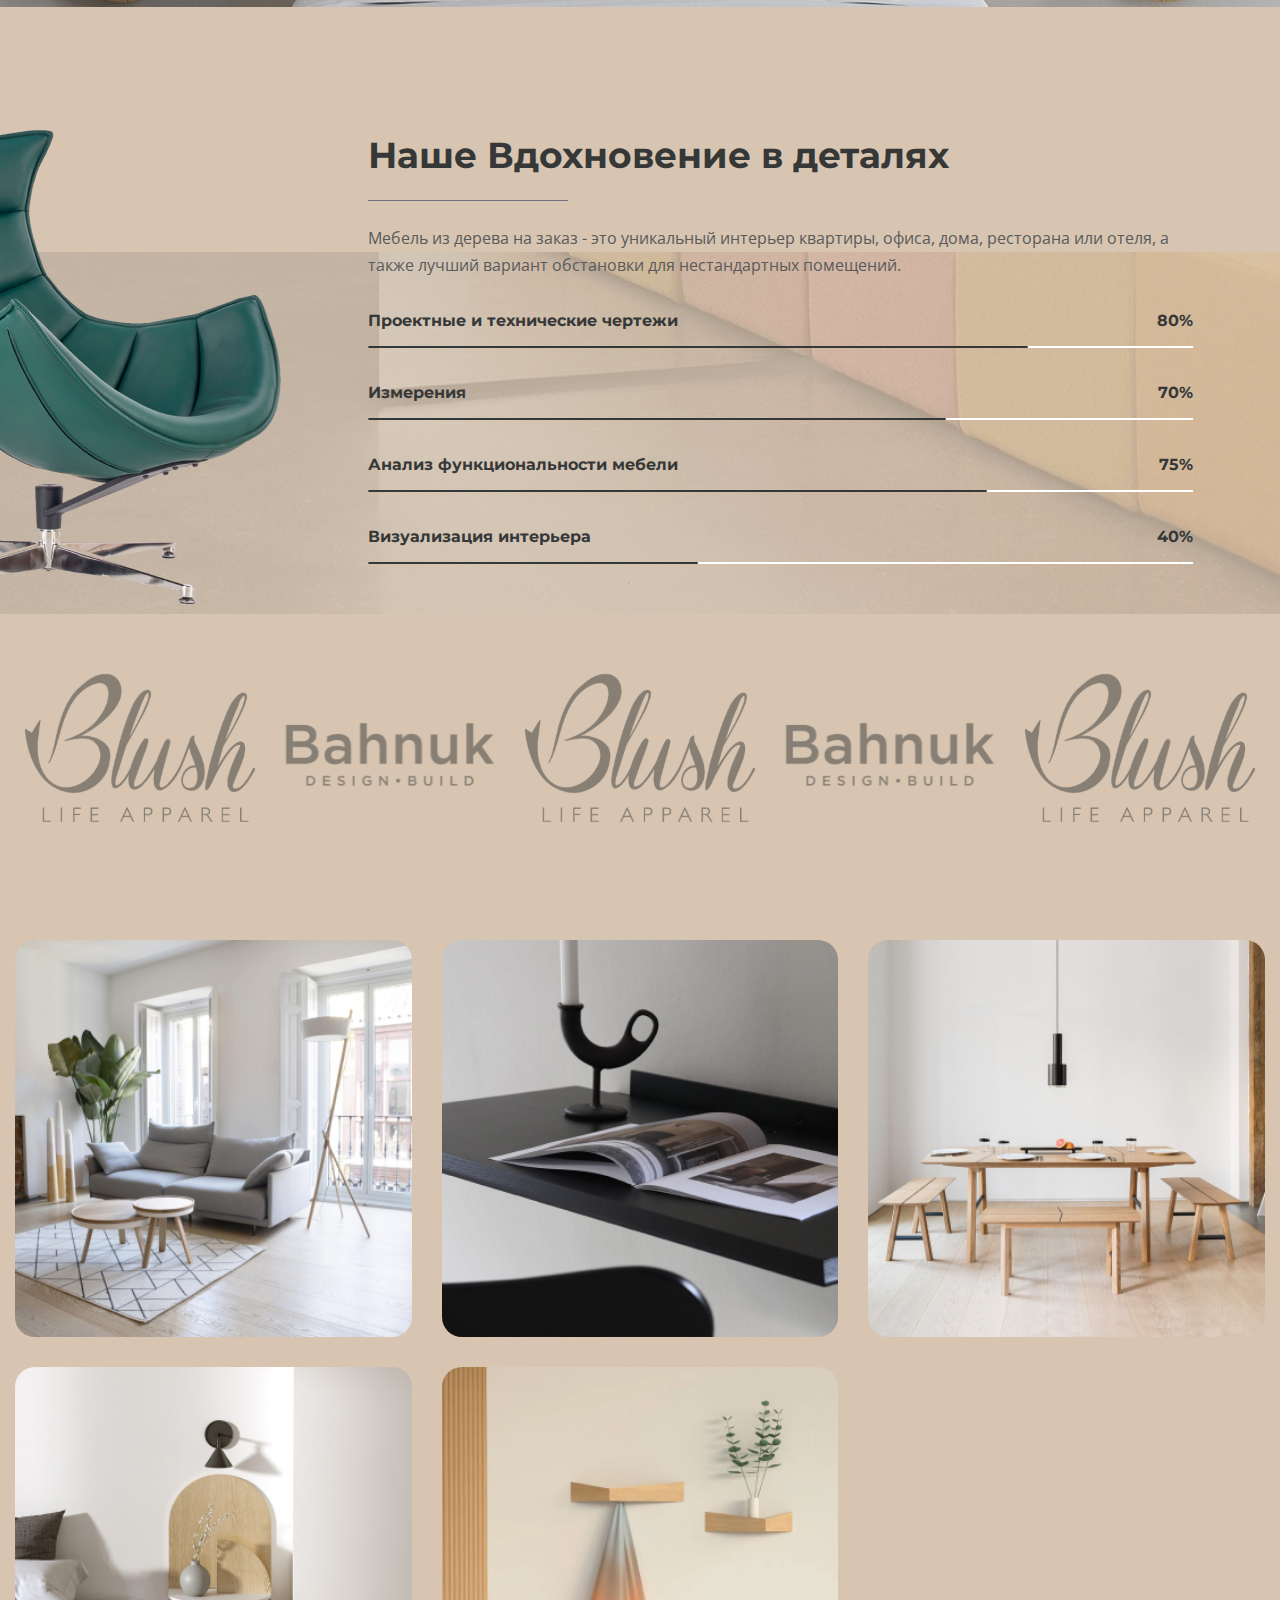
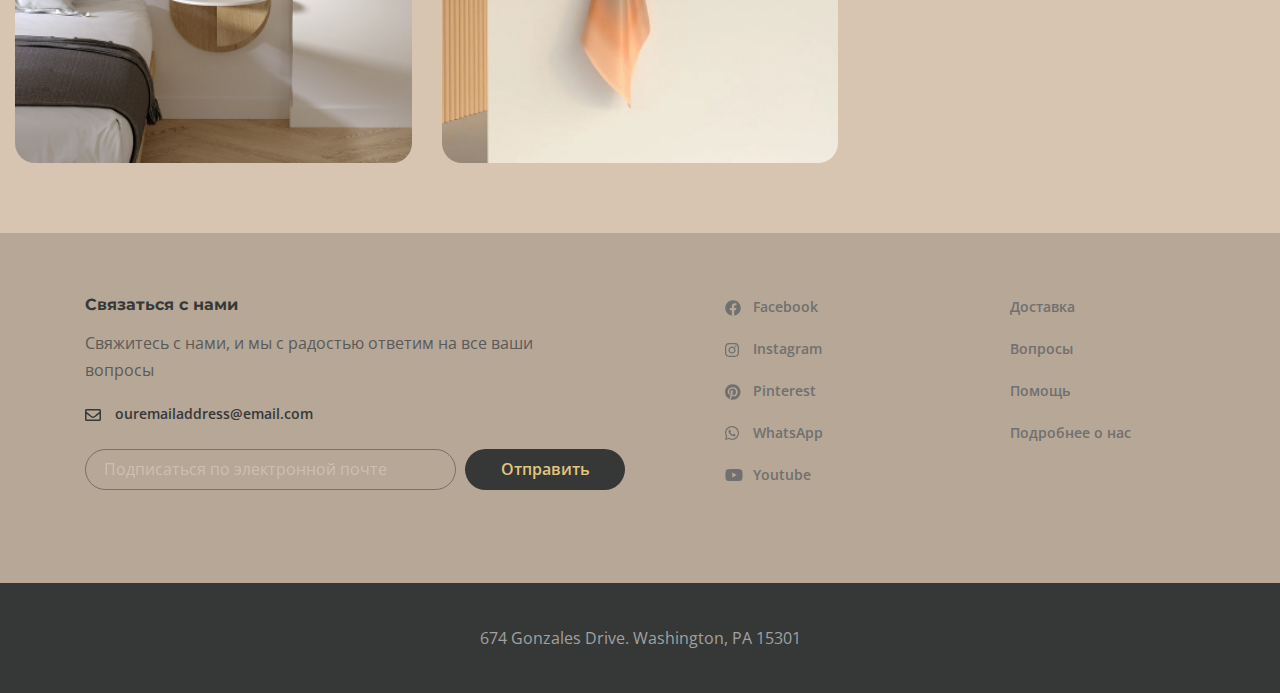
<file: about.html>
<!DOCTYPE html>
<html lang="en">

<head>
  <meta charset="UTF-8">
  <meta name="viewport" content="width=device-width, initial-scale=1.0">
  <title>Woodendot</title>
  <link rel="preconnect" href="https://fonts.googleapis.com">
  <link rel="preconnect" href="https://fonts.gstatic.com" crossorigin>
  <link href="https://fonts.googleapis.com/css2?family=Montserrat:wght@700&family=Open+Sans:wght@400;600&display=swap"
    rel="stylesheet">
  <link rel="stylesheet" href="css/style.min.css">
</head>

<body>

  <div class="wrapper">
    <header class="header">
      <div class="container">
        <div class="header__inner">
          <nav class="menu">
            <ul class="menu__list">
              <li class="menu__list-item">
                <a class="menu__list-link menu__list-link--active" href="#">О нас</a>
              </li>
              <li class="menu__list-item">
                <a class="menu__list-link" href="gallery.html">Галерея</a>
              </li>
            </ul>
          </nav>
          <a class="logo" href="index.html">
            <img src="images/logo.png" alt="logo">
          </a>
          <nav class="menu">
            <ul class="menu__list">
              <li class="menu__list-item">
                <a class="menu__list-link" href="blog.html">Блог</a>
              </li>
              <li class="menu__list-item">
                <a class="menu__list-link" href="contact.html">Контакты</a>
              </li>
            </ul>
          </nav>
          <button class="header__btn-menu">
            <span></span>
            <span></span>
            <span></span>
          </button>
          <button class="header__btn">
            <img src="images/icon_menu.svg" alt="icon menu">
          </button>

          <div class="rightside-menu rightside-menu--close">
            <button class="rightside-menu__close">
              <img src="images/close.svg" alt="close">
            </button>
            <div class="rightside-menu__content">
              <a class="rightside-menu__logo" href="#">
                <img src="images/logo-big.png" alt="logo">
              </a>
              <h4 class="rightside-menu__title">
                Мебель Вашей мечты
              </h4>
              <p class="rightside-menu__text">
                Каждый из нас стремится жить не только в красивой и комфортной обстановке, но и в уникальной, отличной от других. Если интерьер создавать с любовью, то и результат будет отменным.
              </p>
              <img class="rightside-menu__images" src="images/content/rightside-img.jpg" alt="images">
            </div>
          </div>

        </div>
      </div>
    </header>

    <main class="main">
      <div class="breadcrumbs">
        <div class="container">
          <ul class="breadcrumbs__list">
            <li class="breadcrumbs__item">
              <a class="breadcrumbs__link" href="#">Главная</a>
            </li>
            <li class="breadcrumbs__item">
              <a class="breadcrumbs__link" href="#">О нас</a>
            </li>
          </ul>
        </div>
      </div>

      <section class="about">
        <div class="about__prev">
          <div class="container">
            <h2 class="about__prev-title">
              О нас
            </h2>
          </div>
        </div>
        <div class="about__content">
          <div class="container">
            <h3 class="about__title">
              Баланс в простоте благодаря продуманному сочетанию дизайна, функциональности и мастерства
            </h3>
            <div class="about__text">
              <p>
                Сначала мы делали только мебель ручной работы: история традиционно начинается с маленькой мастерской, в которой основатель и несколько сотрудников пробовали делать то, чего до них еще никто не делал. А именно - авторские предметы мебели и интерьера.
              </p>
              <p>
                Сегодня в нашей команде высококвалифицированные специалисты - профессиональные инженеры, архитекторы, специалисты по производству мебели и в области деревообработки.
              </p>
              <p>
                Вместе мы создаем авторскую мебель, существующую в единственном экземпляре, а также можем реализовать все пожелания наших заказчиков.
              </p>
            </div>
          </div>
        </div>
        <div class="about__popup">
          <a class="about__popup-play" data-fancybox href="https://youtu.be/Ghq0y762CU0?si=mpPIpmPorZLzC2nH">
            <img class="about__popup-imgbtn" src="images/play-button.svg" alt="play button">
          </a>
        </div>
      </section>

      <section class="inspiration">
        <div class="container-fluid">
          <div class="inspiration__inner">
            <img class="inspiration__images" src="images/inspiration-decor.png" alt="images">
            <div class="inspiration__content">
              <h3 class="inspiration__title">
                Наше Вдохновение в деталях
              </h3>
              <p class="inspiration__text">
                <!-- Semiotics fixie four dollar toast, next level woke scenester direct trade photo booth helvetica jean
                shorts. Fanny pack church-key cornhole, banh mi thundercats gochujang keytar. -->
                Мебель из дерева на заказ - это уникальный интерьер квартиры, офиса, дома, ресторана или отеля, а также лучший вариант обстановки для нестандартных помещений.
              </p>
              <ul class="inspiration__list">
                <li class="inspiration__item">
                  <div class="inspiration__item-content">
                    <p class="inspiration__item-text">Проектные и технические чертежи</p>
                    <p class="inspiration__num">80%</p>
                  </div>
                  <div class="inspiration__line" style="width: 80%
                  ;"></div>
                </li>
                <li class="inspiration__item">
                  <div class="inspiration__item-content">
                    <p class="inspiration__item-text">Измерения</p>
                    <p class="inspiration__num">70%</p>
                  </div>
                  <div class="inspiration__line" style="width: 70%
                  ;"></div>
                </li>
                <li class="inspiration__item">
                  <div class="inspiration__item-content">
                    <p class="inspiration__item-text">Анализ функциональности мебели</p>
                    <p class="inspiration__num">75%</p>
                  </div>
                  <div class="inspiration__line" style="width: 75%
                  ;"></div>
                </li>
                <li class="inspiration__item">
                  <div class="inspiration__item-content">
                    <p class="inspiration__item-text">Визуализация интерьера</p>
                    <p class="inspiration__num">40%</p>
                  </div>
                  <div class="inspiration__line" style="width: 40%;"></div>
                </li>
              </ul>
            </div>
          </div>
        </div>
      </section>

      <div class="partners">
        <div class="container-fluid">
          <div class="partners__items">
            <img class="partners__item" src="images/partners/part-1.svg" alt="icon partners">
            <img class="partners__item" src="images/partners/part-2.svg" alt="icon partners">
            <img class="partners__item" src="images/partners/part-1.svg" alt="icon partners">
            <img class="partners__item" src="images/partners/part-2.svg" alt="icon partners">
            <img class="partners__item" src="images/partners/part-1.svg" alt="icon partners">
          </div>
        </div>
      </div>


      <div class="container-fluid">
        <div class="collection">
          <a class="collection__item" href="#">
            <img class="collection__images" src="images/content/collection-1.jpg" alt="images">
            <div class="collection__info">
              <h6 class="collection__info-title">
                Детали
              </h6>
              <p class="collection__info-text">
                Мебель для гостиной | Стул
              </p>
            </div>
          </a>
          <a class="collection__item" href="#">
            <img class="collection__images" src="images/content/collection-2.jpg" alt="images">
            <div class="collection__info">
              <h6 class="collection__info-title">
                Детали
              </h6>
              <p class="collection__info-text">
                Мебель для кабинета | Полка
              </p>
            </div>
          </a>
          <a class="collection__item" href="#">
            <img class="collection__images" src="images/content/collection-3.jpg" alt="images">
            <div class="collection__info">
              <h6 class="collection__info-title">
                Детали
              </h6>
              <p class="collection__info-text">
                Мебель для столовой | Стол
              </p>
            </div>
          </a>
          <a class="collection__item" href="#">
            <img class="collection__images" src="images/content/collection-4.jpg" alt="images">
            <div class="collection__info">
              <h6 class="collection__info-title">
                Детали
              </h6>
              <p class="collection__info-text">
                Мебель для спальни | Полка
              </p>
            </div>
          </a>
          <a class="collection__item" href="#">
            <img class="collection__images" src="images/content/collection-5.jpg" alt="images">
            <div class="collection__info">
              <h6 class="collection__info-title">
                Детали
              </h6>
              <p class="collection__info-text">
                Мебель для ванной | Подставка
              </p>
            </div>
          </a>
        </div>
      </div>
    </main>

    <footer class="footer">
      <div class="footer__content">
        <div class="container">
          <div class="footer__inner">
            <div class="footer__info">
              <h6 class="footer__info-title">
                Связаться с нами
              </h6>
              <p class="footer__info-text">
                Свяжитесь с нами, и мы с радостью ответим на все ваши вопросы
              </p>
              <a class="info-email" href="mailto:ouremailaddress@email.com">
                ouremailaddress@email.com
              </a>
              <form class="footer__form">
                <input class="footer__form-input" type="email" placeholder="Подписаться по электронной почте">
                <button class="footer__form-button" type="submit">Отправить</button>
              </form>
            </div>
            <ul class="footer__social">
              <li class="footer__social-item">
                <a class="footer__social-link footer__social-link--facebook" href="#">Facebook</a>
              </li>
              <li class="footer__social-item">
                <a class="footer__social-link footer__social-link--instagram" href="#">Instagram</a>
              </li>
              <li class="footer__social-item">
                <a class="footer__social-link footer__social-link--pinterest" href="#">Pinterest</a>
              </li>
              <li class="footer__social-item">
                <a class="footer__social-link footer__social-link--whatsapp" href="#">WhatsApp</a>
              </li>
              <li class="footer__social-item">
                <a class="footer__social-link footer__social-link--youtube" href="#">Youtube</a>
              </li>
            </ul>
            <nav class="footer__menu">
              <ul class="footer__menu-list">
                <li class="footer__menu-item">
                  <a class="footer__menu-link" href="#">Доставка</a>
                </li>
                <li class="footer__menu-item">
                  <a class="footer__menu-link" href="#">Вопросы</a>
                </li>
                <li class="footer__menu-item">
                  <a class="footer__menu-link" href="#">Помощь</a>
                </li>
                <li class="footer__menu-item">
                  <a class="footer__menu-link" href="#">Подробнее о нас</a>
                </li>
              </ul>
            </nav>
          </div>
        </div>
      </div>
      <div class="footer__copyright">
        <div class="container">
          <p>
            674 Gonzales Drive. Washington, PA 15301
          </p>
        </div>
      </div>
    </footer>
  </div>



  <script src="js/main.min.js"></script>
</body>

</html>
</file>
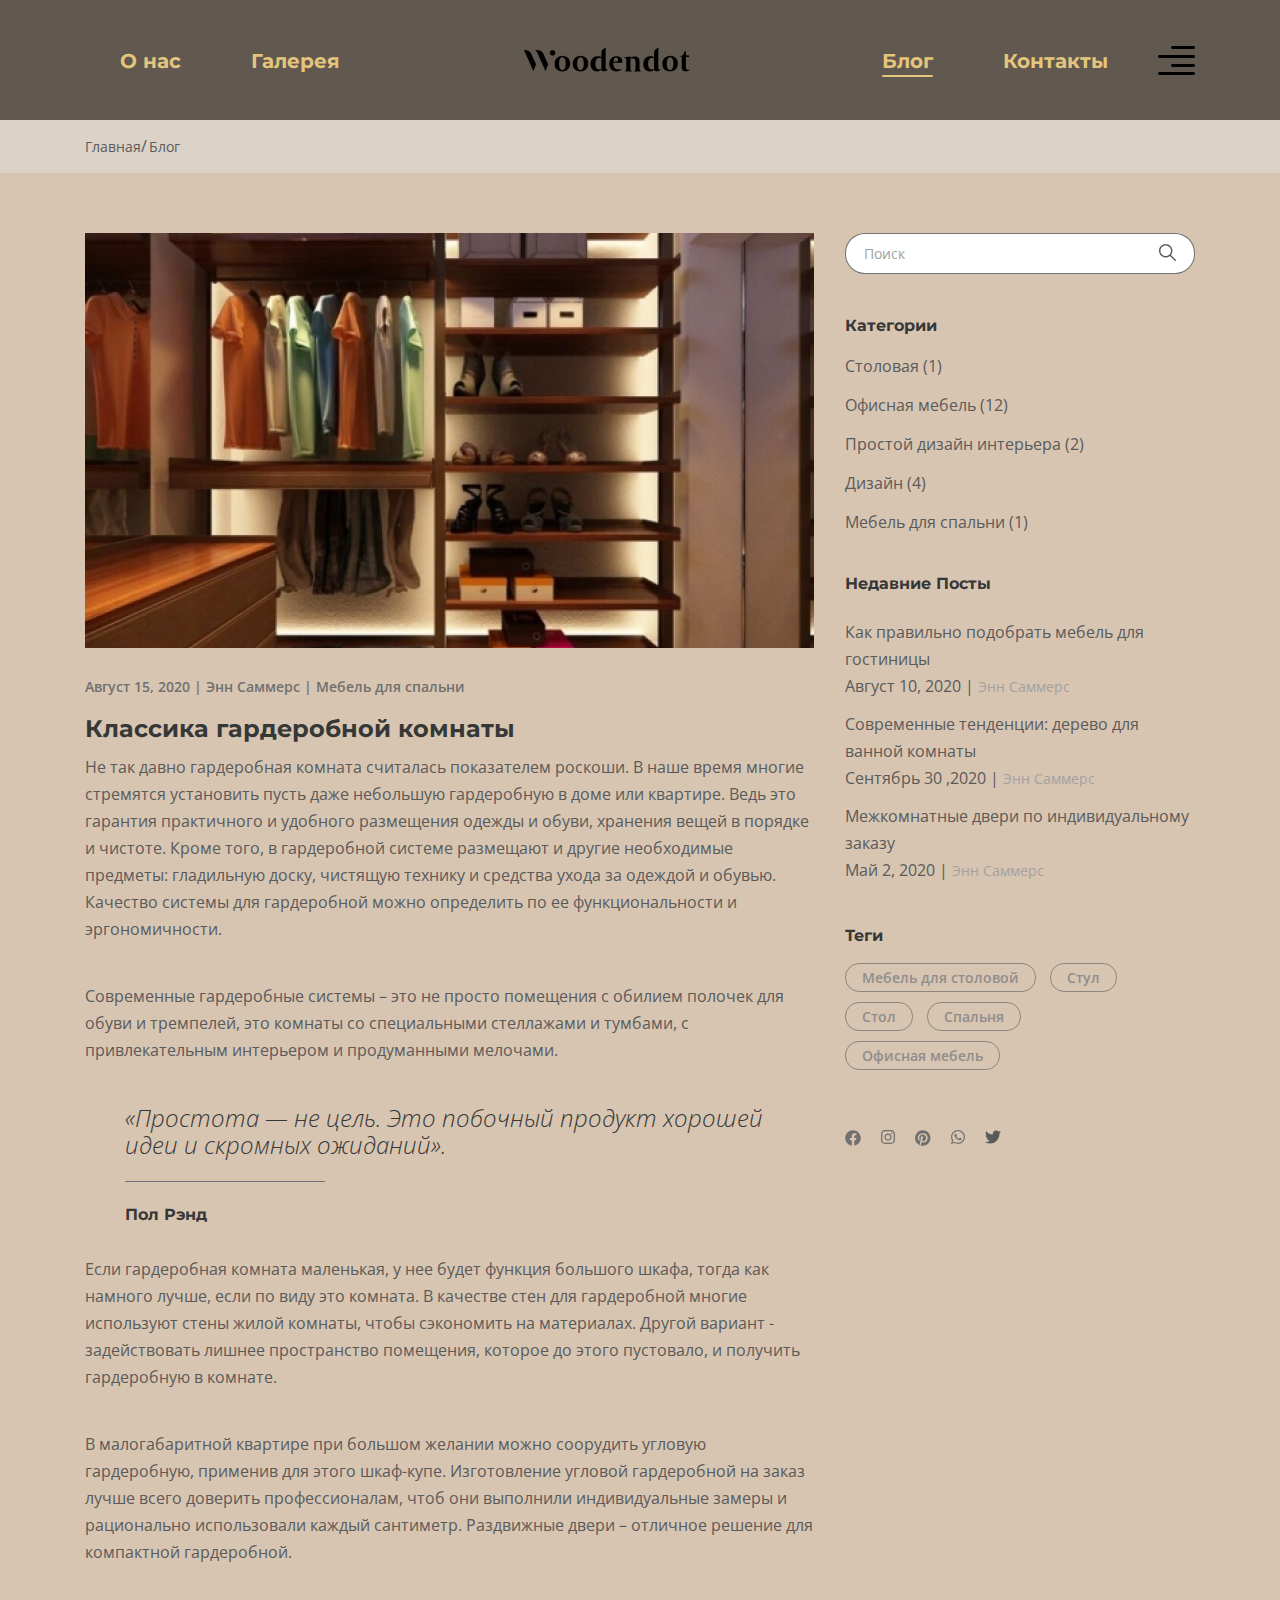
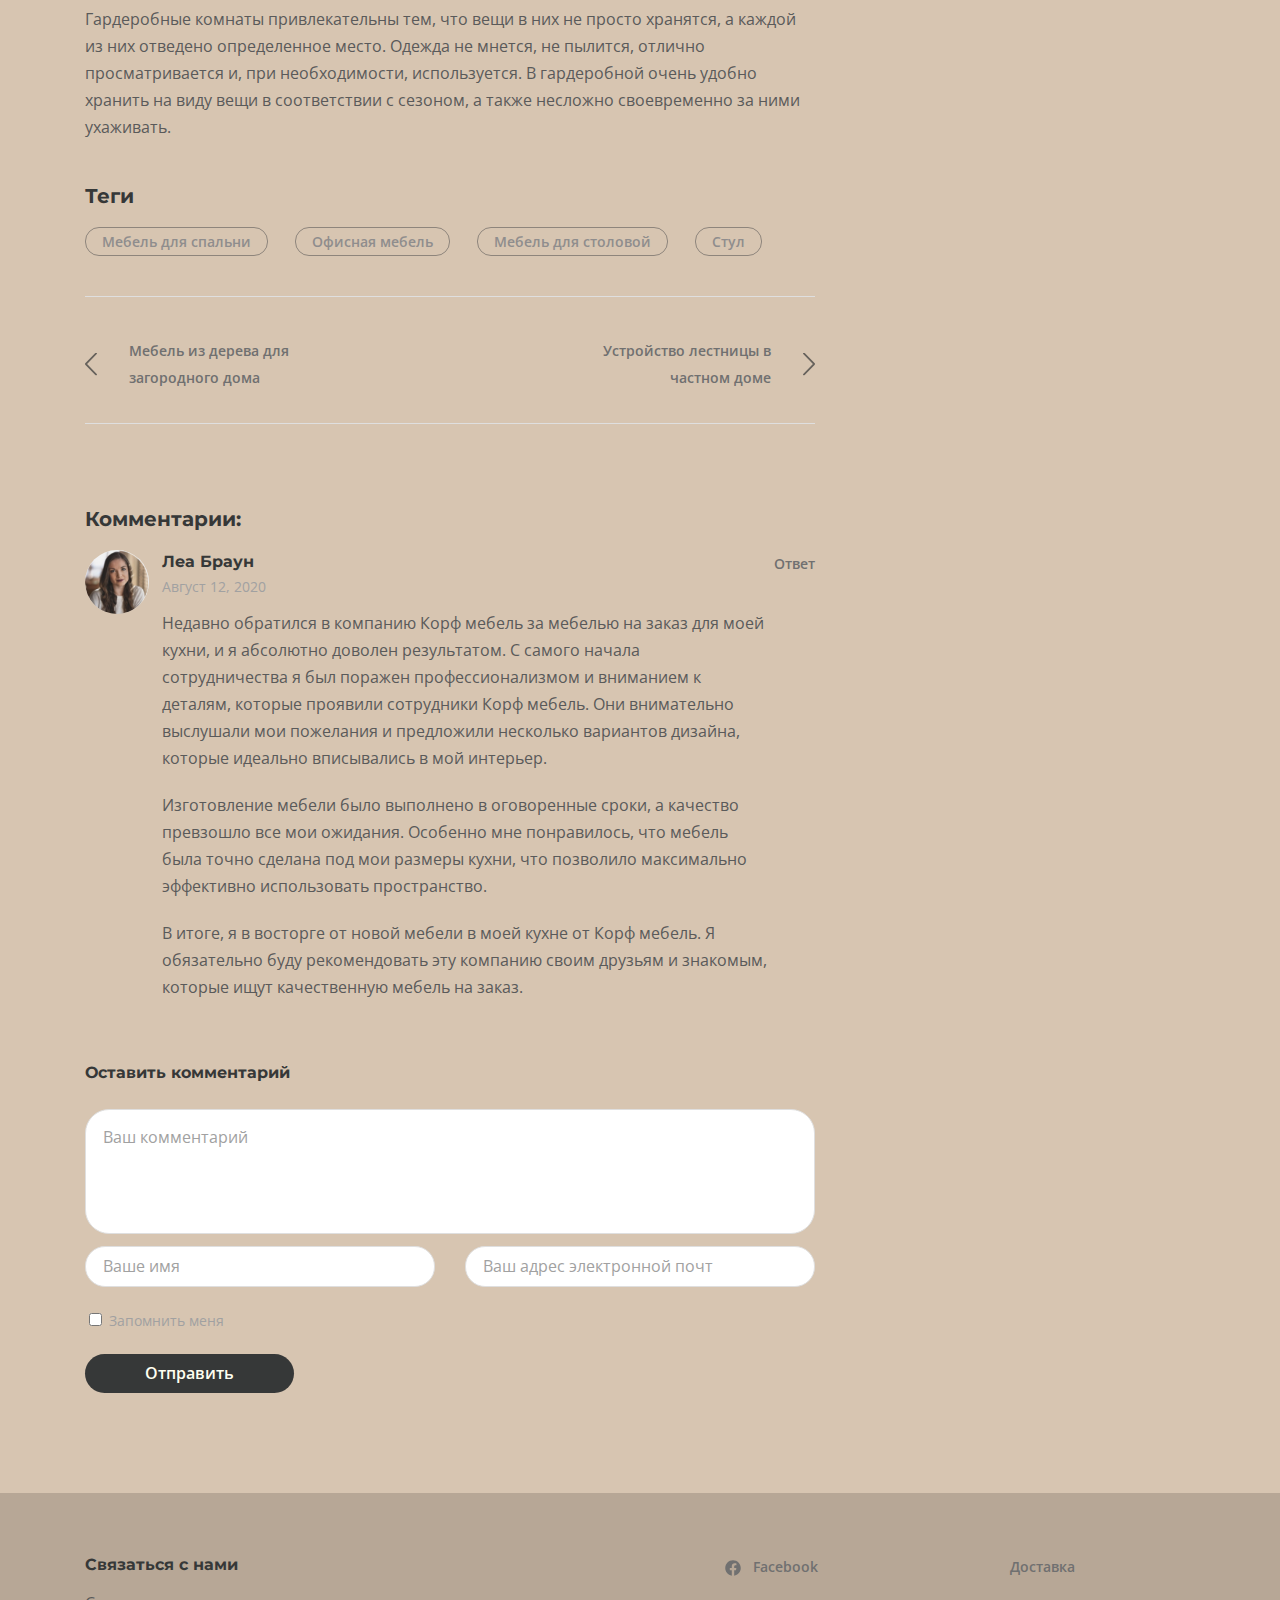
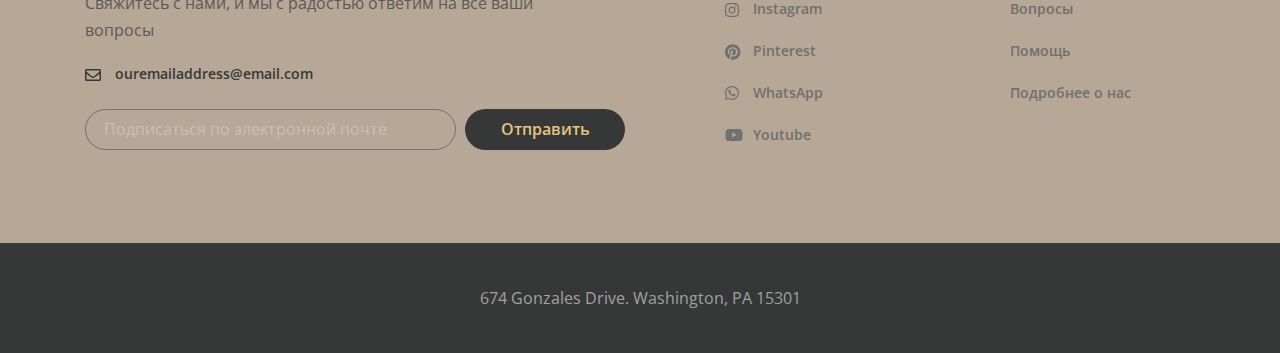
<file: blog-one.html>
<!DOCTYPE html>
<html lang="en">

<head>
  <meta charset="UTF-8">
  <meta name="viewport" content="width=device-width, initial-scale=1.0">
  <title>Woodendot</title>
  <link rel="preconnect" href="https://fonts.googleapis.com">
  <link rel="preconnect" href="https://fonts.gstatic.com" crossorigin>
  <link href="https://fonts.googleapis.com/css2?family=Montserrat:wght@700&family=Open+Sans:wght@400;600&display=swap"
    rel="stylesheet">
  <link rel="stylesheet" href="css/style.min.css">
</head>

<body>

  <div class="wrapper">
    <header class="header">
      <div class="container">
        <div class="header__inner">
          <nav class="menu">
            <ul class="menu__list">
              <li class="menu__list-item">
                <a class="menu__list-link" href="about.html">О нас</a>
              </li>
              <li class="menu__list-item">
                <a class="menu__list-link" href="gallery.html">Галерея</a>
              </li>
            </ul>
          </nav>
          <a class="logo" href="index.html">
            <img src="images/logo.png" alt="logo">
          </a>
          <nav class="menu">
            <ul class="menu__list">
              <li class="menu__list-item">
                <a class="menu__list-link menu__list-link--active" href="blog.html">Блог</a>
              </li>
              <li class="menu__list-item">
                <a class="menu__list-link" href="contact.html">Контакты</a>
              </li>
            </ul>
          </nav>
          <button class="header__btn-menu">
            <span></span>
            <span></span>
            <span></span>
          </button>
          <button class="header__btn">
            <img src="images/icon_menu.svg" alt="icon menu">
          </button>

          <div class="rightside-menu rightside-menu--close">
            <button class="rightside-menu__close">
              <img src="images/close.svg" alt="close">
            </button>
            <div class="rightside-menu__content">
              <a class="rightside-menu__logo" href="#">
                <img src="images/logo-big.png" alt="logo">
              </a>
              <h4 class="rightside-menu__title">
                Мебель Вашей мечты
              </h4>
              <p class="rightside-menu__text">
                Каждый из нас стремится жить не только в красивой и комфортной обстановке, но и в уникальной, отличной от других. Если интерьер создавать с любовью, то и результат будет отменным.
              </p>
              <img class="rightside-menu__images" src="images/content/rightside-img.jpg" alt="images">
            </div>
          </div>

        </div>
      </div>
    </header>

    <main class="main">
      <div class="breadcrumbs">
        <div class="container">
          <ul class="breadcrumbs__list">
            <li class="breadcrumbs__item">
              <a class="breadcrumbs__link" href="#">
                Главная
              </a>
            </li>
            <li class="breadcrumbs__item">
              <a class="breadcrumbs__link" href="#">
                Блог
              </a>
            </li>
          </ul>
        </div>
      </div>

      <section class="blog blog-one">
        <div class="container">
          <div class="blog__inner">

            <div class="blog__items">
              <div class="blog__item blog-one__item">
                <img class="blog__item-img" src="images/blog/3.jpg" alt="images">
                <div class="blog__item-info">
                  <span class="blog__item-date">Август 15, 2020</span> |
                  <a class="blog__item-author" href="#">Энн Саммерс</a> |
                  <a class="blog__item-theme" href="#">Мебель для спальни</a>
                </div>
                <a class="blog__item-link" href="#">
                  <h3 class="blog__item-title">
                    Классика гардеробной комнаты
                  </h3>
                </a>
                <div class="blog-one-text">
                  <p>
                    Не так давно гардеробная комната считалась показателем роскоши. В наше время многие стремятся установить пусть даже небольшую гардеробную в доме или квартире. Ведь это гарантия практичного и удобного размещения одежды и обуви, хранения вещей в порядке и чистоте. Кроме того, в гардеробной системе размещают и другие необходимые предметы: гладильную доску, чистящую технику и средства ухода за одеждой и обувью. Качество системы для гардеробной можно определить по ее функциональности и эргономичности.
                  </p>
                  <p>
                    Современные гардеробные системы – это не просто помещения с обилием полочек для обуви и тремпелей, это комнаты со специальными стеллажами и тумбами, с привлекательным интерьером и продуманными мелочами.
                  </p>
                  <blockquote>
                    «Простота — не цель. Это побочный продукт хорошей идеи и скромных ожиданий».
                    <div class="blog__blockquote-author">
                      Пол Рэнд
                    </div>
                  </blockquote>
                  <p>
                    Если гардеробная комната маленькая, у нее будет функция большого шкафа, тогда как намного лучше, если по виду это комната. В качестве стен для гардеробной многие используют стены жилой комнаты, чтобы сэкономить на материалах. Другой вариант - задействовать лишнее пространство помещения, которое до этого пустовало, и получить гардеробную в комнате.
                  </p>
                  <p>
                    В малогабаритной квартире при большом желании можно соорудить угловую гардеробную, применив для этого шкаф-купе. Изготовление угловой гардеробной на заказ лучше всего доверить профессионалам, чтоб они выполнили индивидуальные замеры и рационально использовали каждый сантиметр. Раздвижные двери – отличное решение для компактной гардеробной.
                  </p>
                  <p>
                    Гардеробные комнаты привлекательны тем, что вещи в них не просто хранятся, а каждой из них отведено определенное место. Одежда не мнется, не пылится, отлично просматривается и, при необходимости, используется. В гардеробной очень удобно хранить на виду вещи в соответствии с сезоном, а также несложно своевременно за ними ухаживать.
                  </p>
                </div>
                <div class="blog-one__tags">
                  <h4 class="blog-one__tags-title">
                    Теги
                  </h4>
                  <a class="blog-one__tags-link" href="#">Мебель для спальни</a>
                  <a class="blog-one__tags-link" href="#">Офисная мебель</a>
                  <a class="blog-one__tags-link" href="#">Мебель для столовой</a>
                  <a class="blog-one__tags-link" href="#">Стул</a>
                </div>
                <div class="blog-one__links">
                  <a class="blog-one__link blog-one__link-prev" href="#">
                    Мебель из дерева для загородного дома
                  </a>
                  <a class="blog-one__link blog-one__link-next" href="#">
                    Устройство лестницы в частном доме
                  </a>
                </div>
              </div>
              <div class="blog-one__comments">
                <h4 class="blog-one__comments-title">
                  Комментарии:
                </h4>
                <div class="blog-one__comments-item">
                  <img class="blog-one__comments-avatar" src="images/content/avatar.jpg" alt="avatar">
                  <div class="blog-one__comments-info">
                    <p class="blog-one__comments-name">
                      Леа Браун
                    </p>
                    <p class="blog-one__comments-date">
                      Август 12, 2020
                    </p>
                    <p class="blog-one__comments-text">
                      Недавно обратился в компанию Корф мебель за мебелью на заказ для моей кухни, и я абсолютно доволен результатом. С самого начала сотрудничества я был поражен профессионализмом и вниманием к деталям, которые проявили сотрудники Корф мебель. Они внимательно выслушали мои пожелания и предложили несколько вариантов дизайна, которые идеально вписывались в мой интерьер.
                    </p>
                    <p class="blog-one__comments-text">
                      Изготовление мебели было выполнено в оговоренные сроки, а качество превзошло все мои ожидания. Особенно мне понравилось, что мебель была точно сделана под мои размеры кухни, что позволило максимально эффективно использовать пространство.
                    </p>
                    <p class="blog-one__comments-text">
                      В итоге, я в восторге от новой мебели в моей кухне от Корф мебель. Я обязательно буду рекомендовать эту компанию своим друзьям и знакомым, которые ищут качественную мебель на заказ.
                    </p>
                  </div>
                  <button class="blog-one__reply">Ответ</button>
                </div>
              </div>
              <form class="blog-one__form">
                <h4 class="blog-one__form-title">
                  Оставить комментарий
                </h4>
                <textarea class="blog-one__form-textarea" placeholder="Ваш комментарий"></textarea>
                <input class="blog-one__form-input" type="text" placeholder="Ваше имя">
                <input class="blog-one__form-input" type="email" placeholder="Ваш адрес электронной почт">
                <label class="blog-one__form-label">
                  <input class="blog-one__form-labelinput" type="checkbox">
                  Запомнить меня
                </label>
                <button class="blog-one__form-btn" type="submit">Отправить</button>
              </form>
            </div>

            <aside class="aside">
              <form class="aside__search">
                <input class="aside__search-input" type="text" placeholder="Поиск">
                <button class="aside__search-btn" type="submit">
                  <img src="images/search-icon.svg" alt="search-icon">
                </button>
              </form>

              <div class="blog__category">
                <h6 class="blog__category-title">
                  Категории
                </h6>
                <ul class="blog__category-list">
                  <li class="blog__category-item">
                    <a class="blog__category-link" href="#">
                      Столовая (1)
                    </a>
                  </li>
                  <li class="blog__category-item">
                    <a class="blog__category-link" href="#">
                      Офисная мебель (12)
                    </a>
                  </li>
                  <li class="blog__category-item">
                    <a class="blog__category-link" href="#">
                      Простой дизайн интерьера (2)
                    </a>
                  </li>
                  <li class="blog__category-item">
                    <a class="blog__category-link" href="#">
                      Дизайн (4)
                    </a>
                  </li>
                  <li class="blog__category-item">
                    <a class="blog__category-link" href="#">
                      Мебель для спальни (1)
                    </a>
                  </li>
                </ul>
              </div>

              <div class="recent-posts">
                <h6 class="recent-posts__title">
                  Недавние Посты
                </h6>
                <ul class="recent-posts__list">
                  <li class="recent-posts__item">
                    <a class="recent-posts__item-title" href="#">
                      Как правильно подобрать мебель для гостиницы
                    </a>
                    <span class="recent-posts__data">Август 10, 2020</span> |
                    <a class="recent-posts__author" href="#">
                      Энн Саммерс
                    </a>
                  </li>
                  <li class="recent-posts__item">
                    <a class="recent-posts__item-title" href="#">
                      Современные тенденции: дерево для ванной комнаты
                    </a>
                    <span class="recent-posts__data">Сентябрь 30 ,2020</span> |
                    <a class="recent-posts__author" href="#">
                      Энн Саммерс
                    </a>
                  </li>
                  <li class="recent-posts__item">
                    <a class="recent-posts__item-title" href="#">
                      Межкомнатные двери по индивидуальному заказу
                    </a>
                    <span class="recent-posts__data">Май 2, 2020</span> |
                    <a class="recent-posts__author" href="#">
                      Энн Саммерс
                    </a>
                  </li>
                </ul>
              </div>

              <div class="blog__tags">
                <h6 class="blog__tags-title">
                  Теги
                </h6>
                <a class="blog__tags-link" href="#">Мебель для столовой</a>
                <a class="blog__tags-link" href="#">Стул</a>
                <a class="blog__tags-link" href="#">Стол</a>
                <a class="blog__tags-link" href="#">Спальня</a>
                <a class="blog__tags-link" href="#">Офисная мебель</a>
              </div>

              <ul class="blog__social">
                <li class="blog__social-item">
                  <a class="blog__social-link" href="#">
                    <img class="blog__social-img" src="images/facebook.svg" alt="facebook">
                  </a>
                </li>
                <li class="blog__social-item">
                  <a class="blog__social-link" href="#">
                    <img class="blog__social-img" src="images/instagram.svg" alt="instagram">
                  </a>
                </li>
                <li class="blog__social-item">
                  <a class="blog__social-link" href="#">
                    <img class="blog__social-img" src="images/pinterest.svg" alt="pinterest">
                  </a>
                <li class="blog__social-item">
                  <a class="blog__social-link" href="#">
                    <img class="blog__social-img" src="images/whatsapp.svg" alt="whatsapp">
                  </a>
                </li>
                <li class="blog__social-item">
                  <a class="blog__social-link" href="#">
                    <img class="blog__social-img" src="images/twitter.svg" alt="twitter">
                  </a>
                </li>
              </ul>
            </aside>
          </div>
        </div>
      </section>
    </main>

    <footer class="footer">
      <div class="footer__content">
        <div class="container">
          <div class="footer__inner">
            <div class="footer__info">
              <h6 class="footer__info-title">
                Связаться с нами
              </h6>
              <p class="footer__info-text">
                Свяжитесь с нами, и мы с радостью ответим на все ваши вопросы
              </p>
              <a class="info-email" href="mailto:ouremailaddress@email.com">
                ouremailaddress@email.com
              </a>
              <form class="footer__form">
                <input class="footer__form-input" type="email" placeholder="Подписаться по электронной почте">
                <button class="footer__form-button" type="submit">Отправить</button>
              </form>
            </div>
            <ul class="footer__social">
              <li class="footer__social-item">
                <a class="footer__social-link footer__social-link--facebook" href="#">Facebook</a>
              </li>
              <li class="footer__social-item">
                <a class="footer__social-link footer__social-link--instagram" href="#">Instagram</a>
              </li>
              <li class="footer__social-item">
                <a class="footer__social-link footer__social-link--pinterest" href="#">Pinterest</a>
              </li>
              <li class="footer__social-item">
                <a class="footer__social-link footer__social-link--whatsapp" href="#">WhatsApp</a>
              </li>
              <li class="footer__social-item">
                <a class="footer__social-link footer__social-link--youtube" href="#">Youtube</a>
              </li>
            </ul>
            <nav class="footer__menu">
              <ul class="footer__menu-list">
                <li class="footer__menu-item">
                  <a class="footer__menu-link" href="#">Доставка</a>
                </li>
                <li class="footer__menu-item">
                  <a class="footer__menu-link" href="#">Вопросы</a>
                </li>
                <li class="footer__menu-item">
                  <a class="footer__menu-link" href="#">Помощь</a>
                </li>
                <li class="footer__menu-item">
                  <a class="footer__menu-link" href="#">Подробнее о нас</a>
                </li>
              </ul>
            </nav>
          </div>
        </div>
      </div>
      <div class="footer__copyright">
        <div class="container">
          <p>
            674 Gonzales Drive. Washington, PA 15301
          </p>
        </div>
      </div>
    </footer>
  </div>



  <script src="js/main.min.js"></script>
</body>

</html>
</file>
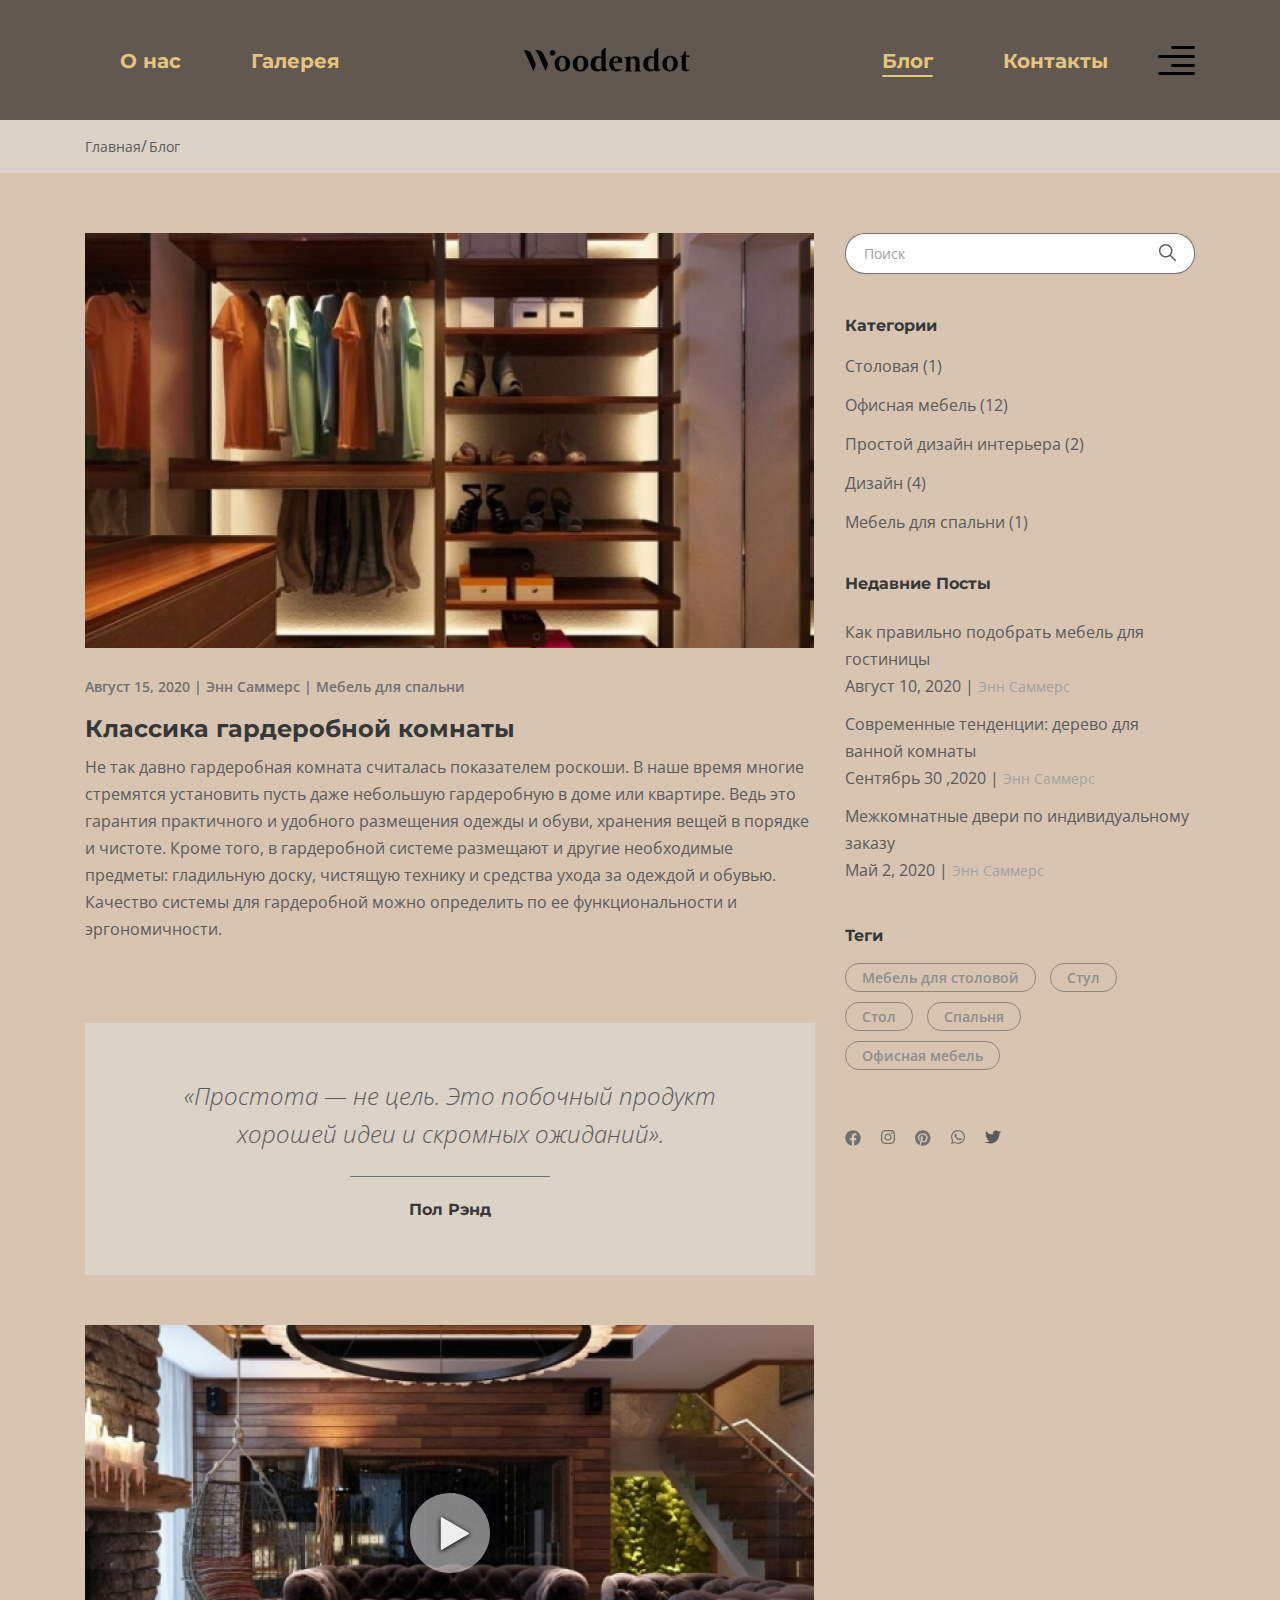
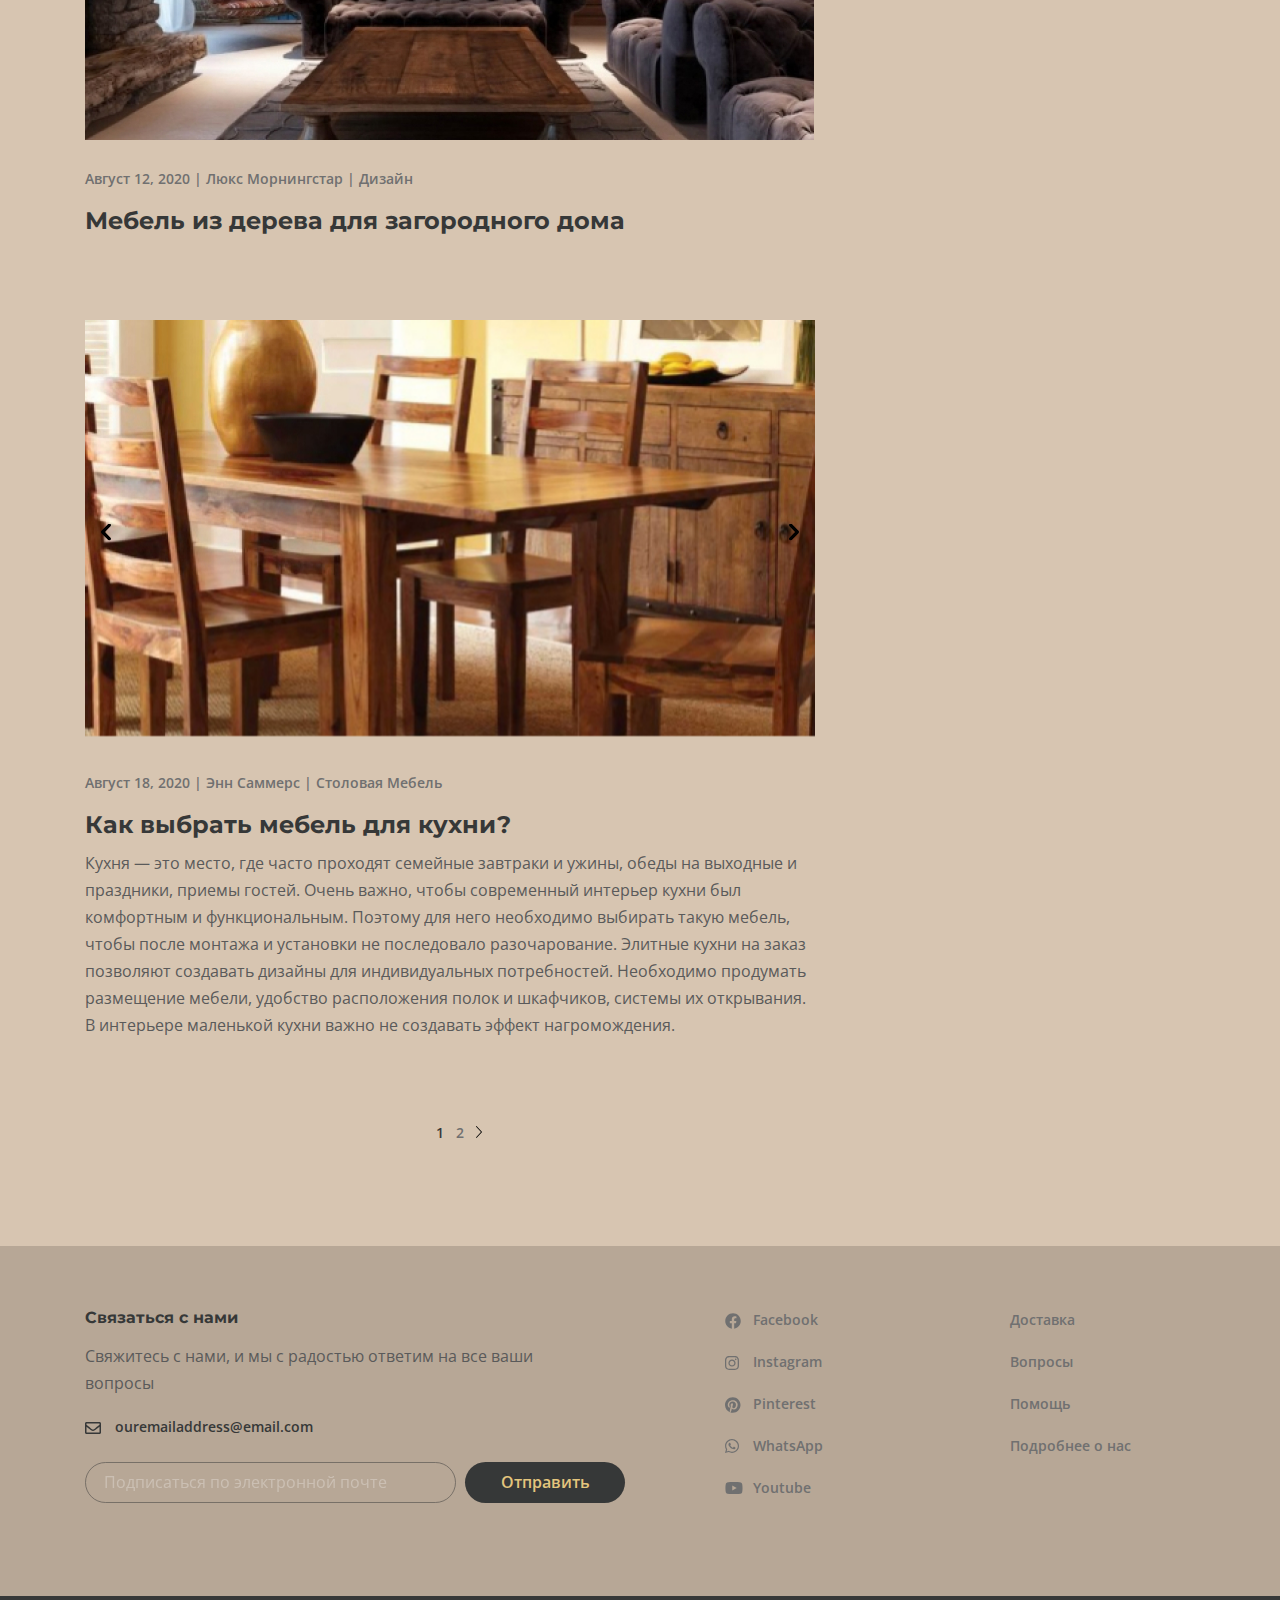
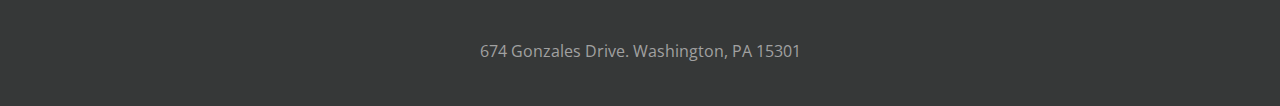
<file: blog.html>
<!DOCTYPE html>
<html lang="en">

<head>
  <meta charset="UTF-8">
  <meta name="viewport" content="width=device-width, initial-scale=1.0">
  <title>Woodendot</title>
  <link rel="preconnect" href="https://fonts.googleapis.com">
  <link rel="preconnect" href="https://fonts.gstatic.com" crossorigin>
  <link href="https://fonts.googleapis.com/css2?family=Montserrat:wght@700&family=Open+Sans:wght@300;400;600&display=swap"
    rel="stylesheet">
  <link rel="stylesheet" href="css/style.min.css">
</head>

<body>

  <div class="wrapper">
    <header class="header">
      <div class="container">
        <div class="header__inner">
          <nav class="menu">
            <ul class="menu__list">
              <li class="menu__list-item">
                <a class="menu__list-link" href="about.html">О нас</a>
              </li>
              <li class="menu__list-item">
                <a class="menu__list-link" href="gallery.html">Галерея</a>
              </li>
            </ul>
          </nav>
          <a class="logo" href="index.html">
            <img src="images/logo.png" alt="logo">
          </a>
          <nav class="menu">
            <ul class="menu__list">
              <li class="menu__list-item">
                <a class="menu__list-link menu__list-link--active" href="#">Блог</a>
              </li>
              <li class="menu__list-item">
                <a class="menu__list-link" href="contact.html">Контакты</a>
              </li>
            </ul>
          </nav>
          <button class="header__btn-menu">
            <span></span>
            <span></span>
            <span></span>
          </button>
          <button class="header__btn">
            <img src="images/icon_menu.svg" alt="icon menu">
          </button>

          <div class="rightside-menu rightside-menu--close">
            <button class="rightside-menu__close">
              <img src="images/close.svg" alt="close">
            </button>
            <div class="rightside-menu__content">
              <a class="rightside-menu__logo" href="#">
                <img src="images/logo-big.png" alt="logo">
              </a>
              <h4 class="rightside-menu__title">
                Мебель Вашей мечты
              </h4>
              <p class="rightside-menu__text">
                Каждый из нас стремится жить не только в красивой и комфортной обстановке, но и в уникальной, отличной от других. Если интерьер создавать с любовью, то и результат будет отменным.
              </p>
              <img class="rightside-menu__images" src="images/content/rightside-img.jpg" alt="images">
            </div>
          </div>

        </div>
      </div>
    </header>

    <main class="main">
      <div class="breadcrumbs">
        <div class="container">
          <ul class="breadcrumbs__list">
            <li class="breadcrumbs__item">
              <a class="breadcrumbs__link" href="#">
                Главная
              </a>
            </li>
            <li class="breadcrumbs__item">
              <a class="breadcrumbs__link" href="#">
                Блог
              </a>
            </li>
          </ul>
        </div>
      </div>

      <section class="blog">
        <div class="container">
          <div class="blog__inner">

            <div class="blog__items">
              <div class="blog__item">
                <img class="blog__item-img" src="images/blog/3.jpg" alt="images">
                <div class="blog__item-info">
                  <span class="blog__item-date">Август 15, 2020</span> |
                  <a class="blog__item-author" href="#">Энн Саммерс</a> |
                  <a class="blog__item-theme" href="#">Мебель для спальни</a>
                </div>
                <a class="blog__item-link" href="blog-one.html">
                  <h3 class="blog__item-title">
                    Классика гардеробной комнаты
                  </h3>
                </a>
                <p class="blog__item-text">
                  Не так давно гардеробная комната считалась показателем роскоши. В наше время многие стремятся установить пусть даже небольшую гардеробную в доме или квартире. Ведь это гарантия практичного и удобного размещения одежды и обуви, хранения вещей в порядке и чистоте. Кроме того, в гардеробной системе размещают и другие необходимые предметы: гладильную доску, чистящую технику и средства ухода за одеждой и обувью. Качество системы для гардеробной можно определить по ее функциональности и эргономичности.
                </p>
              </div>

              <blockquote class="blog__blockquote">
                «Простота — не цель. Это побочный продукт хорошей идеи и скромных ожиданий».
                <div class="blog__blockquote-author">
                  Пол Рэнд
                </div>
              </blockquote>

              <div class="blog__item article-popup">
                <div class="article-popup__box">
                  <img class="blog__item-img" src="images/blog/4.jpg" alt="images">
                  <a class="blog__item-popup" data-fancybox href="https://youtu.be/ZG7Nr9WnCFY?si=apy_9_K6Ruam7sWG">
                    <img class="blog__item-play" src="images/play-button.svg" alt="play button">
                  </a>
                </div>
                <div class="blog__item-info">
                  <span class="blog__item-date">Август 12, 2020</span> |
                  <a class="blog__item-author" href="#">Люкс Морнингстар</a> |
                  <a class="blog__item-theme" href="#">Дизайн</a>
                </div>
                <a class="blog__item-link" href="#">
                  <h3 class="blog__item-title">
                    Мебель из дерева для загородного дома
                  </h3>                  
                </a>
              </div>

              <div class="blog__item article-slider">
                <div class="article-slider__box">
                  <img class="article-slider__img" src="images/blog/big-1.jpg" alt="images">
                  <img class="article-slider__img" src="images/blog/big-2.jpg" alt="images">
                  <img class="article-slider__img" src="images/blog/big-3.jpg" alt="images">
                </div>
                <div class="blog__item-info">
                  <span class="blog__item-date">Август 18, 2020</span> |
                  <a class="blog__item-author" href="#">Энн Саммерс </a> |
                  <a class="blog__item-theme" href="#">Столовая Мебель</a>
                </div>
                <a class="blog__item-link" href="#">
                  <h3 class="blog__item-title">
                    Как выбрать мебель для кухни?
                  </h3>                  
                </a>
                <p class="blog__item-text">
                  Кухня — это место, где часто проходят семейные завтраки и ужины, обеды на выходные и праздники, приемы гостей. Очень важно, чтобы современный интерьер кухни был комфортным и функциональным. Поэтому для него необходимо выбирать такую мебель, чтобы после монтажа и установки не последовало разочарование. Элитные кухни на заказ позволяют создавать дизайны для индивидуальных потребностей. Необходимо продумать размещение мебели, удобство расположения полок и шкафчиков, системы их открывания. В интерьере маленькой кухни важно не создавать эффект нагромождения.
                </p>
              </div>

              <div class="pagination">
                <a class="pagination__arrow pagination__arrow--disabled" href="#">
                  <img class="pagination__arrow-icon" src="images/arrow-left.svg" alt="arrow icon">
                </a>
                <ul class="pagination__list">
                  <li class="pagination__list-item">
                    <a class="pagination__list-num pagination__list-num--active" href="#">1</a>
                  </li>
                  <li class="pagination__list-item">
                    <a class="pagination__list-num" href="#">2</a>
                  </li>
                </ul>
                <a class="pagination__arrow" href="#">
                  <img class="pagination__arrow-icon" src="images/arrow-right.svg" alt="arrow icon">
                </a>
              </div>
            </div>

            <aside class="aside">
              <form class="aside__search">
                <input class="aside__search-input" type="text" placeholder="Поиск">
                <button class="aside__search-btn" type="submit">
                  <img src="images/search-icon.svg" alt="search-icon">
                </button>
              </form>

              <div class="blog__category">
                <h6 class="blog__category-title">
                  Категории
                </h6>
                <ul class="blog__category-list">
                  <li class="blog__category-item">
                    <a class="blog__category-link" href="#">
                      Столовая (1)
                    </a>
                  </li>
                  <li class="blog__category-item">
                    <a class="blog__category-link" href="#">
                      Офисная мебель (12)
                    </a>
                  </li>
                  <li class="blog__category-item">
                    <a class="blog__category-link" href="#">
                      Простой дизайн интерьера (2)
                    </a>
                  </li>
                  <li class="blog__category-item">
                    <a class="blog__category-link" href="#">
                      Дизайн (4)
                    </a>
                  </li>
                  <li class="blog__category-item">
                    <a class="blog__category-link" href="#">
                      Мебель для спальни (1)
                    </a>
                  </li>
                </ul>
              </div>

              <div class="recent-posts">
                <h6 class="recent-posts__title">
                  Недавние Посты
                </h6>
                <ul class="recent-posts__list">
                  <li class="recent-posts__item">
                    <a class="recent-posts__item-title" href="#">
                      Как правильно подобрать мебель для гостиницы
                    </a>
                    <span class="recent-posts__data">Август 10, 2020</span> |
                    <a class="recent-posts__author" href="#">
                      Энн Саммерс
                    </a>
                  </li>
                  <li class="recent-posts__item">
                    <a class="recent-posts__item-title" href="#">
                      Современные тенденции: дерево для ванной комнаты
                    </a>
                    <span class="recent-posts__data">Сентябрь 30 ,2020</span> |
                    <a class="recent-posts__author" href="#">
                      Энн Саммерс
                    </a>
                  </li>
                  <li class="recent-posts__item">
                    <a class="recent-posts__item-title" href="#">
                      Межкомнатные двери по индивидуальному заказу
                    </a>
                    <span class="recent-posts__data">Май 2, 2020</span> |
                    <a class="recent-posts__author" href="#">
                      Энн Саммерс
                    </a>
                  </li>
                </ul>
              </div>

              <div class="blog__tags">
                <h6 class="blog__tags-title">
                  Теги
                </h6>
                <a class="blog__tags-link" href="#">Мебель для столовой</a>
                <a class="blog__tags-link" href="#">Стул</a>
                <a class="blog__tags-link" href="#">Стол</a>
                <a class="blog__tags-link" href="#">Спальня</a>
                <a class="blog__tags-link" href="#">Офисная мебель</a>
              </div>

              <ul class="blog__social">
                <li class="blog__social-item">
                  <a class="blog__social-link" href="#">
                    <img class="blog__social-img" src="images/facebook.svg" alt="facebook">
                  </a>
                </li>
                <li class="blog__social-item">
                  <a class="blog__social-link" href="#">
                    <img class="blog__social-img" src="images/instagram.svg" alt="instagram">
                  </a>
                </li>
                <li class="blog__social-item">
                  <a class="blog__social-link" href="#">
                    <img class="blog__social-img" src="images/pinterest.svg" alt="pinterest">
                  </a>
                <li class="blog__social-item">
                  <a class="blog__social-link" href="#">
                    <img class="blog__social-img" src="images/whatsapp.svg" alt="whatsapp">
                  </a>
                </li>
                <li class="blog__social-item">
                  <a class="blog__social-link" href="#">
                    <img class="blog__social-img" src="images/twitter.svg" alt="twitter">
                  </a>
                </li>
              </ul>
            </aside>
          </div>
        </div>
      </section>
    </main>

    <footer class="footer">
      <div class="footer__content">
        <div class="container">
          <div class="footer__inner">
            <div class="footer__info">
              <h6 class="footer__info-title">
                Связаться с нами
              </h6>
              <p class="footer__info-text">
                Свяжитесь с нами, и мы с радостью ответим на все ваши вопросы
              </p>
              <a class="info-email" href="mailto:ouremailaddress@email.com">
                ouremailaddress@email.com
              </a>
              <form class="footer__form">
                <input class="footer__form-input" type="email" placeholder="Подписаться по электронной почте">
                <button class="footer__form-button" type="submit">Отправить</button>
              </form>
            </div>
            <ul class="footer__social">
              <li class="footer__social-item">
                <a class="footer__social-link footer__social-link--facebook" href="#">Facebook</a>
              </li>
              <li class="footer__social-item">
                <a class="footer__social-link footer__social-link--instagram" href="#">Instagram</a>
              </li>
              <li class="footer__social-item">
                <a class="footer__social-link footer__social-link--pinterest" href="#">Pinterest</a>
              </li>
              <li class="footer__social-item">
                <a class="footer__social-link footer__social-link--whatsapp" href="#">WhatsApp</a>
              </li>
              <li class="footer__social-item">
                <a class="footer__social-link footer__social-link--youtube" href="#">Youtube</a>
              </li>
            </ul>
            <nav class="footer__menu">
              <ul class="footer__menu-list">
                <li class="footer__menu-item">
                  <a class="footer__menu-link" href="#">Доставка</a>
                </li>
                <li class="footer__menu-item">
                  <a class="footer__menu-link" href="#">Вопросы</a>
                </li>
                <li class="footer__menu-item">
                  <a class="footer__menu-link" href="#">Помощь</a>
                </li>
                <li class="footer__menu-item">
                  <a class="footer__menu-link" href="#">Подробнее о нас</a>
                </li>
              </ul>
            </nav>
          </div>
        </div>
      </div>
      <div class="footer__copyright">
        <div class="container">
          <p>
            674 Gonzales Drive. Washington, PA 15301
          </p>
        </div>
      </div>
    </footer>
  </div>



  <script src="js/main.min.js"></script>
</body>

</html>
</file>
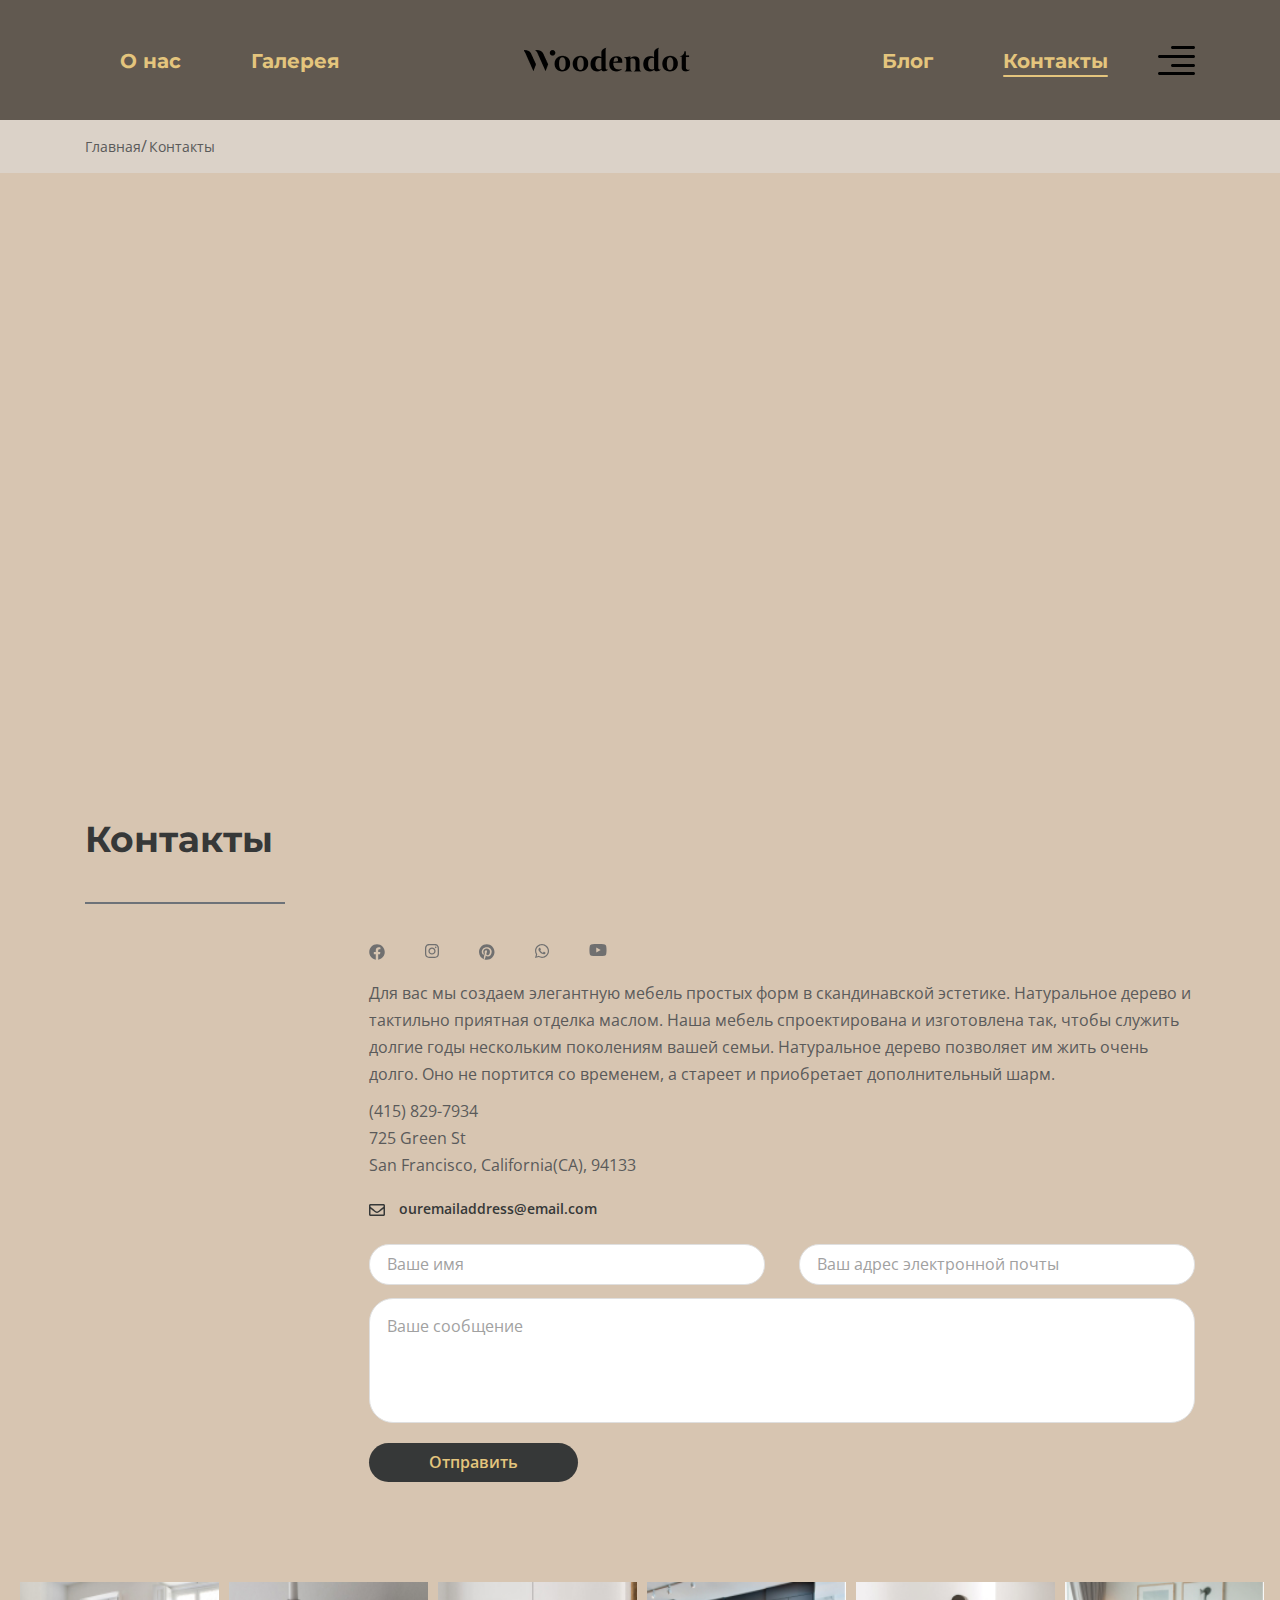
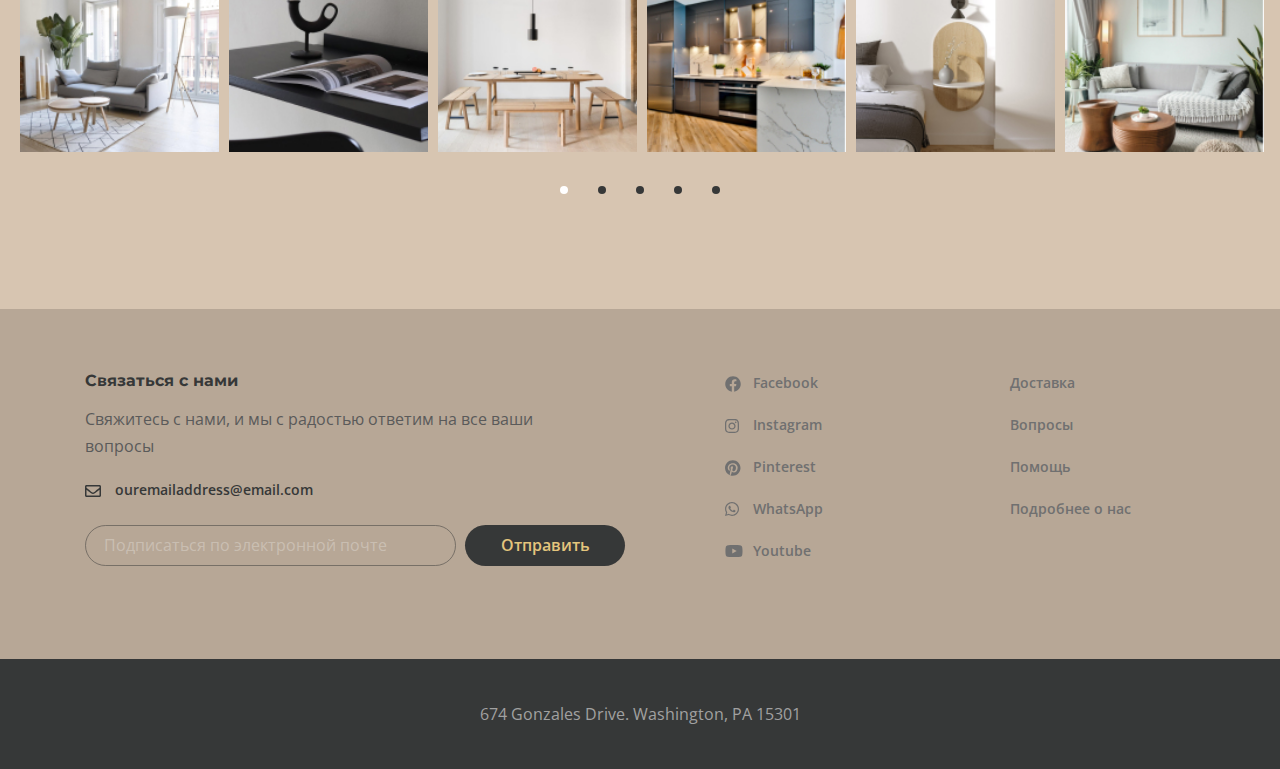
<file: contact.html>
<!DOCTYPE html>
<html lang="en">

<head>
  <meta charset="UTF-8">
  <meta name="viewport" content="width=device-width, initial-scale=1.0">
  <title>Woodendot</title>
  <link rel="preconnect" href="https://fonts.googleapis.com">
  <link rel="preconnect" href="https://fonts.gstatic.com" crossorigin>
  <link href="https://fonts.googleapis.com/css2?family=Montserrat:wght@700&family=Open+Sans:wght@400;600&display=swap"
    rel="stylesheet">
  <link rel="stylesheet" href="css/style.min.css">
</head>

<body>

  <div class="wrapper">
    <header class="header">
      <div class="container">
        <div class="header__inner">
          <nav class="menu">
            <ul class="menu__list">
              <li class="menu__list-item">
                <a class="menu__list-link" href="about.html">О нас</a>
              </li>
              <li class="menu__list-item">
                <a class="menu__list-link" href="gallery.html">Галерея</a>
              </li>
            </ul>
          </nav>
          <a class="logo" href="index.html">
            <img src="images/logo.png" alt="logo">
          </a>
          <nav class="menu">
            <ul class="menu__list">
              <li class="menu__list-item">
                <a class="menu__list-link" href="blog.html">Блог</a>
              </li>
              <li class="menu__list-item">
                <a class="menu__list-link menu__list-link--active" href="#">Контакты</a>
              </li>
            </ul>
          </nav>
          <button class="header__btn-menu">
            <span></span>
            <span></span>
            <span></span>
          </button>
          <button class="header__btn">
            <img src="images/icon_menu.svg" alt="icon menu">
          </button>

          <div class="rightside-menu rightside-menu--close">
            <button class="rightside-menu__close">
              <img src="images/close.svg" alt="close">
            </button>
            <div class="rightside-menu__content">
              <a class="rightside-menu__logo" href="#">
                <img src="images/logo-big.png" alt="logo">
              </a>
              <h4 class="rightside-menu__title">
                Мебель Вашей мечты
              </h4>
              <p class="rightside-menu__text">
                Каждый из нас стремится жить не только в красивой и комфортной обстановке, но и в уникальной, отличной от других. Если интерьер создавать с любовью, то и результат будет отменным.
              </p>
              <img class="rightside-menu__images" src="images/content/rightside-img.jpg" alt="images">
            </div>
          </div>

        </div>
      </div>
    </header>

    <main class="main">
      <div class="breadcrumbs">
        <div class="container">
          <ul class="breadcrumbs__list">
            <li class="breadcrumbs__item">
              <a class="breadcrumbs__link" href="#">
                Главная
              </a>
            </li>
            <li class="breadcrumbs__item">
              <a class="breadcrumbs__link" href="#">
                Контакты
              </a>
            </li>
          </ul>
        </div>
      </div>

      <div class="map">
        <iframe src="https://www.google.com/maps/embed?pb=!1m18!1m12!1m3!1d3152.6697992318263!2d-122.42480328420231!3d37.797777479755204!2m3!1f0!2f0!3f0!3m2!1i1024!2i768!4f13.1!3m3!1m2!1s0x808580e839d7e541%3A0xf89b6220c55337a7!2zR3JlZW4gU3QsIFNhbiBGcmFuY2lzY28sIENBLCDQodCo0JA!5e0!3m2!1sru!2sua!4v1680017117762!5m2!1sru!2sua" width="100%"  style="border:0;" allowfullscreen="" loading="lazy" referrerpolicy="no-referrer-when-downgrade"></iframe>
      </div>

      <section class="contact">
        <div class="container">
          <h3 class="contact__title">
            Контакты
          </h3>
          <ul class="contact__social">
            <li class="contact__social-item">
              <a class="contact__social-link" href="#">
                <img class="contact__social-img" src="images/facebook.svg" alt="facebook">
              </a>
            </li>
            <li class="contact__social-item">
              <a class="contact__social-link" href="#">
                <img class="contact__social-img" src="images/instagram.svg" alt="instagram">
              </a>
            </li>
            <li class="contact__social-item">
              <a class="contact__social-link" href="#">
                <img class="contact__social-img" src="images/pinterest.svg" alt="pinterest">
              </a>
            </li>
            <li class="contact__social-item">
              <a class="contact__social-link" href="#">
                <img class="contact__social-img" src="images/whatsapp.svg" alt="whatsapp">
              </a>
            </li>
            <li class="contact__social-item">
              <a class="contact__social-link" href="#">
                <img class="contact__social-img" src="images/youtube.svg" alt="youtube">
              </a>
            </li>
          </ul>
          <div class="contact__box">
            <p class="contact__text">
              <!-- Vexillologist vape microdosing freegan pork belly deep v direct trade cray single-origin coffee street
              art. Viral shaman mustache master cleanse, pour-over affogato poutine copper mug marfa fanny pack
              normcore. Lo-fi pop-up banjo portland, echo park hammock -->
              Для вас мы создаем элегантную мебель простых форм в скандинавской эстетике. Натуральное дерево и тактильно приятная отделка маслом.
              Наша мебель спроектирована и изготовлена так, чтобы служить долгие годы нескольким поколениям вашей семьи. Натуральное дерево позволяет им жить очень долго. Оно не портится со временем, а стареет и приобретает дополнительный шарм.
            </p>
            <a class="contact__phone" href="tel:+14158297934">(415) 829-7934</a>
            <div class="contact__st">725 Green St</div>
            <div class="contact__city">San Francisco, California(CA), 94133</div>
            <a class="info-email" href="mailto:ouremailaddress@email.com">
              ouremailaddress@email.com
            </a>
          </div>
          <form class="contact__form">
            <input class="contact__form-input" placeholder="Ваше имя" type="text">
            <input class="contact__form-input" placeholder="Ваш адрес электронной почты" type="email">
            <textarea class="contact__form-area" placeholder="Ваше сообщение"></textarea>
            <button class="contact__form-btn">Отправить</button>
          </form>
        </div>
      </section>

      <div class="container-fluid">
        <div class="contact-slider">
          <a class="contact-slider__link" href="#">
            <img class="contact-slider__img" src="images/slider/1.jpg" alt="images">
            <p class="contact-slider__title">
              Детали
            </p>
          </a>
          <a class="contact-slider__link" href="#">
            <img class="contact-slider__img" src="images/slider/2.jpg" alt="images">
            <p class="contact-slider__title">
              Детали
            </p>
          </a>
          <a class="contact-slider__link" href="#">
            <img class="contact-slider__img" src="images/slider/3.jpg" alt="images">
            <p class="contact-slider__title">
              Детали
            </p>
          </a>
          <a class="contact-slider__link" href="#">
            <img class="contact-slider__img" src="images/slider/4.jpg" alt="images">
            <p class="contact-slider__title">
              Детали
            </p>
          </a>
          <a class="contact-slider__link" href="#">
            <img class="contact-slider__img" src="images/slider/5.jpg" alt="images">
            <p class="contact-slider__title">
              Детали
            </p>
          </a>
          <a class="contact-slider__link" href="#">
            <img class="contact-slider__img" src="images/slider/6.jpg" alt="images">
            <p class="contact-slider__title">
              Детали
            </p>
          </a>
          <a class="contact-slider__link" href="#">
            <img class="contact-slider__img" src="images/slider/7.jpg" alt="images">
            <p class="contact-slider__title">
              Детали
            </p>
          </a>
          <a class="contact-slider__link" href="#">
            <img class="contact-slider__img" src="images/slider/8.jpg" alt="images">
            <p class="contact-slider__title">
              Детали
            </p>
          </a>
          <a class="contact-slider__link" href="#">
            <img class="contact-slider__img" src="images/slider/9.jpg" alt="images">
            <p class="contact-slider__title">
              Детали
            </p>
          </a>
          <a class="contact-slider__link" href="#">
            <img class="contact-slider__img" src="images/slider/10.jpg" alt="images">
            <p class="contact-slider__title">
              Детали
            </p>
          </a>
          <a class="contact-slider__link" href="#">
            <img class="contact-slider__img" src="images/slider/1.jpg" alt="images">
            <p class="contact-slider__title">
              Детали
            </p>
          </a>
          <a class="contact-slider__link" href="#">
            <img class="contact-slider__img" src="images/slider/2.jpg" alt="images">
            <p class="contact-slider__title">
              Детали
            </p>
          </a>
          <a class="contact-slider__link" href="#">
            <img class="contact-slider__img" src="images/slider/3.jpg" alt="images">
            <p class="contact-slider__title">
              Детали
            </p>
          </a>
          <a class="contact-slider__link" href="#">
            <img class="contact-slider__img" src="images/slider/4.jpg" alt="images">
            <p class="contact-slider__title">
              Детали
            </p>
          </a>
          <a class="contact-slider__link" href="#">
            <img class="contact-slider__img" src="images/slider/5.jpg" alt="images">
            <p class="contact-slider__title">
              Детали
            </p>
          </a>
          <a class="contact-slider__link" href="#">
            <img class="contact-slider__img" src="images/slider/6.jpg" alt="images">
            <p class="contact-slider__title">
              Детали
            </p>
          </a>
          <a class="contact-slider__link" href="#">
            <img class="contact-slider__img" src="images/slider/7.jpg" alt="images">
            <p class="contact-slider__title">
              Детали
            </p>
          </a>
          <a class="contact-slider__link" href="#">
            <img class="contact-slider__img" src="images/slider/8.jpg" alt="images">
            <p class="contact-slider__title">
              Детали
            </p>
          </a>
          <a class="contact-slider__link" href="#">
            <img class="contact-slider__img" src="images/slider/9.jpg" alt="images">
            <p class="contact-slider__title">
              Детали
            </p>
          </a>
          <a class="contact-slider__link" href="#">
            <img class="contact-slider__img" src="images/slider/10.jpg" alt="images">
            <p class="contact-slider__title">
              Детали
            </p>
          </a>
          <a class="contact-slider__link" href="#">
            <img class="contact-slider__img" src="images/slider/1.jpg" alt="images">
            <p class="contact-slider__title">
              Детали
            </p>
          </a>
          <a class="contact-slider__link" href="#">
            <img class="contact-slider__img" src="images/slider/2.jpg" alt="images">
            <p class="contact-slider__title">
              Детали
            </p>
          </a>
          <a class="contact-slider__link" href="#">
            <img class="contact-slider__img" src="images/slider/3.jpg" alt="images">
            <p class="contact-slider__title">
              Детали
            </p>
          </a>
          <a class="contact-slider__link" href="#">
            <img class="contact-slider__img" src="images/slider/4.jpg" alt="images">
            <p class="contact-slider__title">
              Детали
            </p>
          </a>
          <a class="contact-slider__link" href="#">
            <img class="contact-slider__img" src="images/slider/5.jpg" alt="images">
            <p class="contact-slider__title">
              Детали
            </p>
          </a>
          <a class="contact-slider__link" href="#">
            <img class="contact-slider__img" src="images/slider/6.jpg" alt="images">
            <p class="contact-slider__title">
              Детали
            </p>
          </a>
          <a class="contact-slider__link" href="#">
            <img class="contact-slider__img" src="images/slider/7.jpg" alt="images">
            <p class="contact-slider__title">
              Детали
            </p>
          </a>
          <a class="contact-slider__link" href="#">
            <img class="contact-slider__img" src="images/slider/8.jpg" alt="images">
            <p class="contact-slider__title">
              Детали
            </p>
          </a>
          <a class="contact-slider__link" href="#">
            <img class="contact-slider__img" src="images/slider/9.jpg" alt="images">
            <p class="contact-slider__title">
              Детали
            </p>
          </a>
          <a class="contact-slider__link" href="#">
            <img class="contact-slider__img" src="images/slider/10.jpg" alt="images">
            <p class="contact-slider__title">
              Детали
            </p>
          </a>
        </div>
      </div>
    </main>

    <footer class="footer">
      <div class="footer__content">
        <div class="container">
          <div class="footer__inner">
            <div class="footer__info">
              <h6 class="footer__info-title">
                Связаться с нами
              </h6>
              <p class="footer__info-text">
                Свяжитесь с нами, и мы с радостью ответим на все ваши вопросы
              </p>
              <a class="info-email" href="mailto:ouremailaddress@email.com">
                ouremailaddress@email.com
              </a>
              <form class="footer__form">
                <input class="footer__form-input" type="email" placeholder="Подписаться по электронной почте">
                <button class="footer__form-button" type="submit">Отправить</button>
              </form>
            </div>
            <ul class="footer__social">
              <li class="footer__social-item">
                <a class="footer__social-link footer__social-link--facebook" href="#">Facebook</a>
              </li>
              <li class="footer__social-item">
                <a class="footer__social-link footer__social-link--instagram" href="#">Instagram</a>
              </li>
              <li class="footer__social-item">
                <a class="footer__social-link footer__social-link--pinterest" href="#">Pinterest</a>
              </li>
              <li class="footer__social-item">
                <a class="footer__social-link footer__social-link--whatsapp" href="#">WhatsApp</a>
              </li>
              <li class="footer__social-item">
                <a class="footer__social-link footer__social-link--youtube" href="#">Youtube</a>
              </li>
            </ul>
            <nav class="footer__menu">
              <ul class="footer__menu-list">
                <li class="footer__menu-item">
                  <a class="footer__menu-link" href="#">Доставка</a>
                </li>
                <li class="footer__menu-item">
                  <a class="footer__menu-link" href="#">Вопросы</a>
                </li>
                <li class="footer__menu-item">
                  <a class="footer__menu-link" href="#">Помощь</a>
                </li>
                <li class="footer__menu-item">
                  <a class="footer__menu-link" href="#">Подробнее о нас</a>
                </li>
              </ul>
            </nav>
          </div>
        </div>
      </div>
      <div class="footer__copyright">
        <div class="container">
          <p>
            674 Gonzales Drive. Washington, PA 15301
          </p>
        </div>
      </div>
    </footer>
  </div>



  <script src="js/main.min.js"></script>
</body>

</html>
</file>
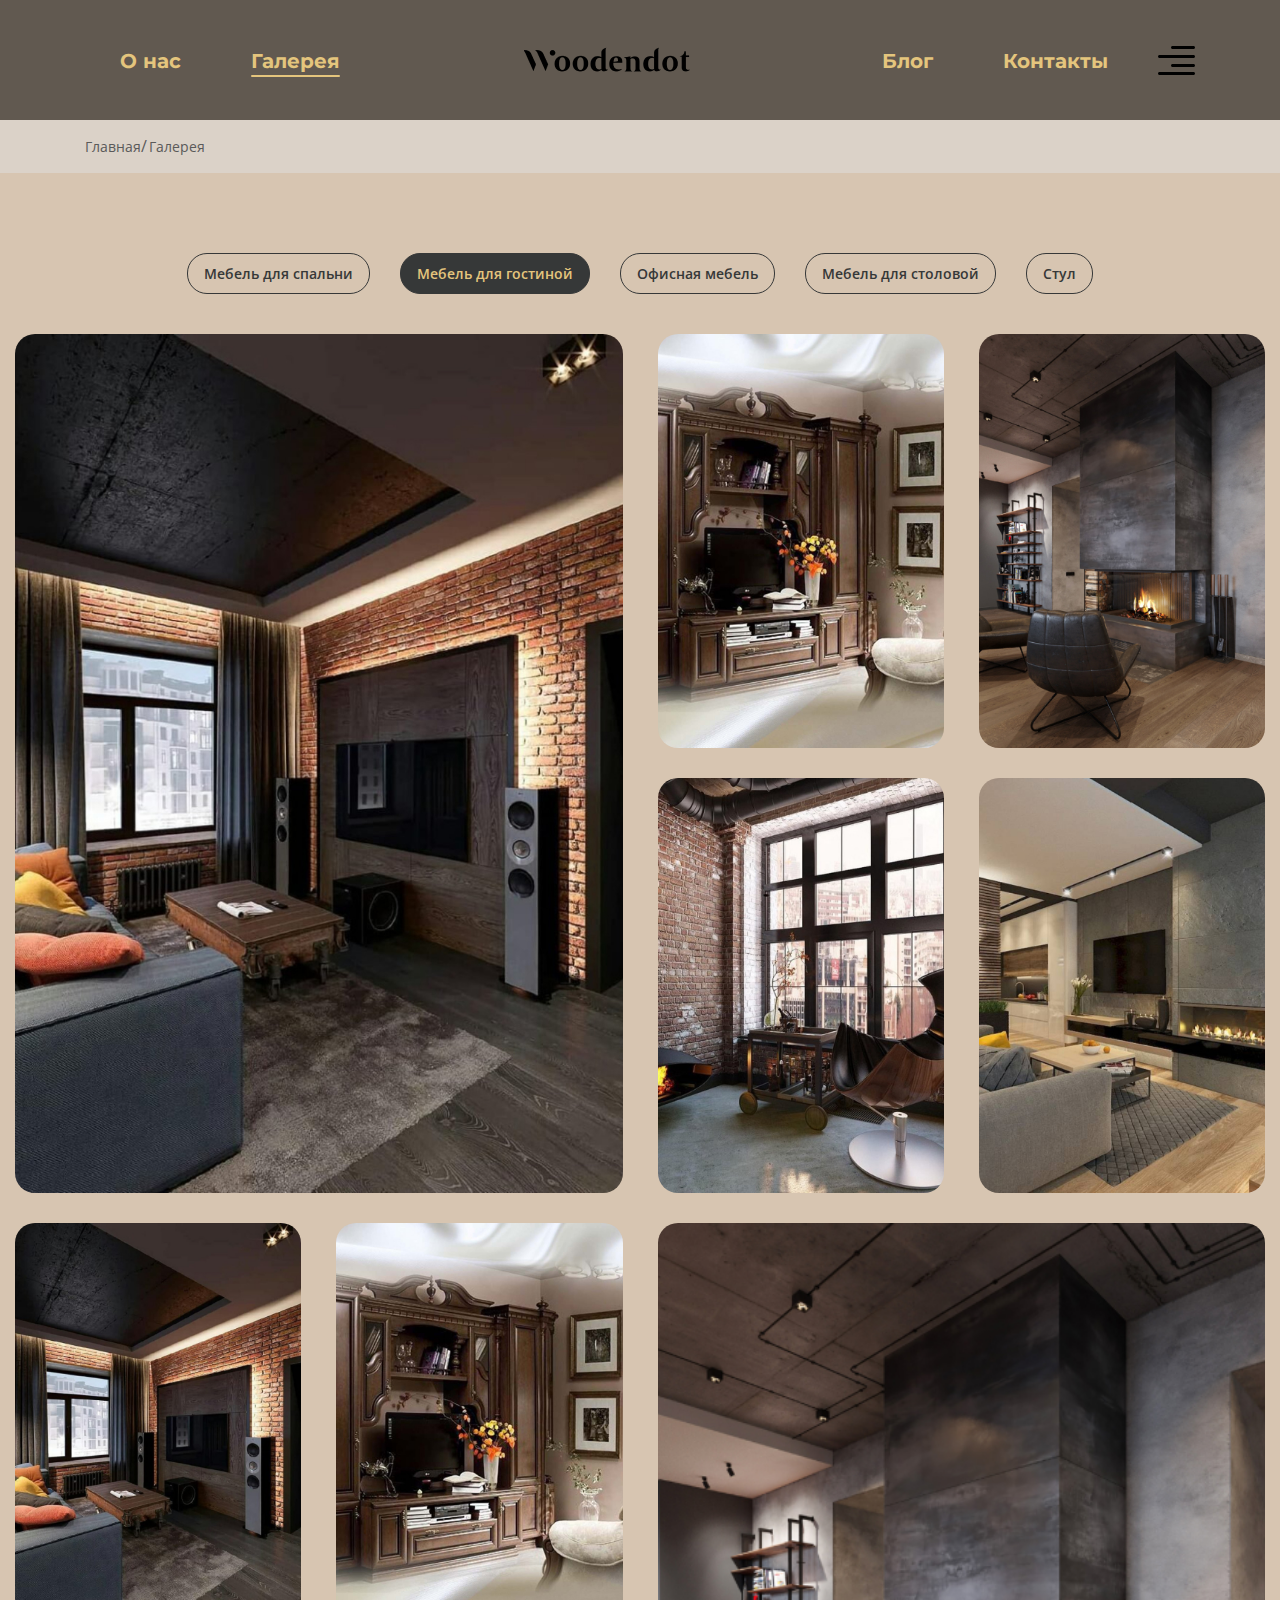
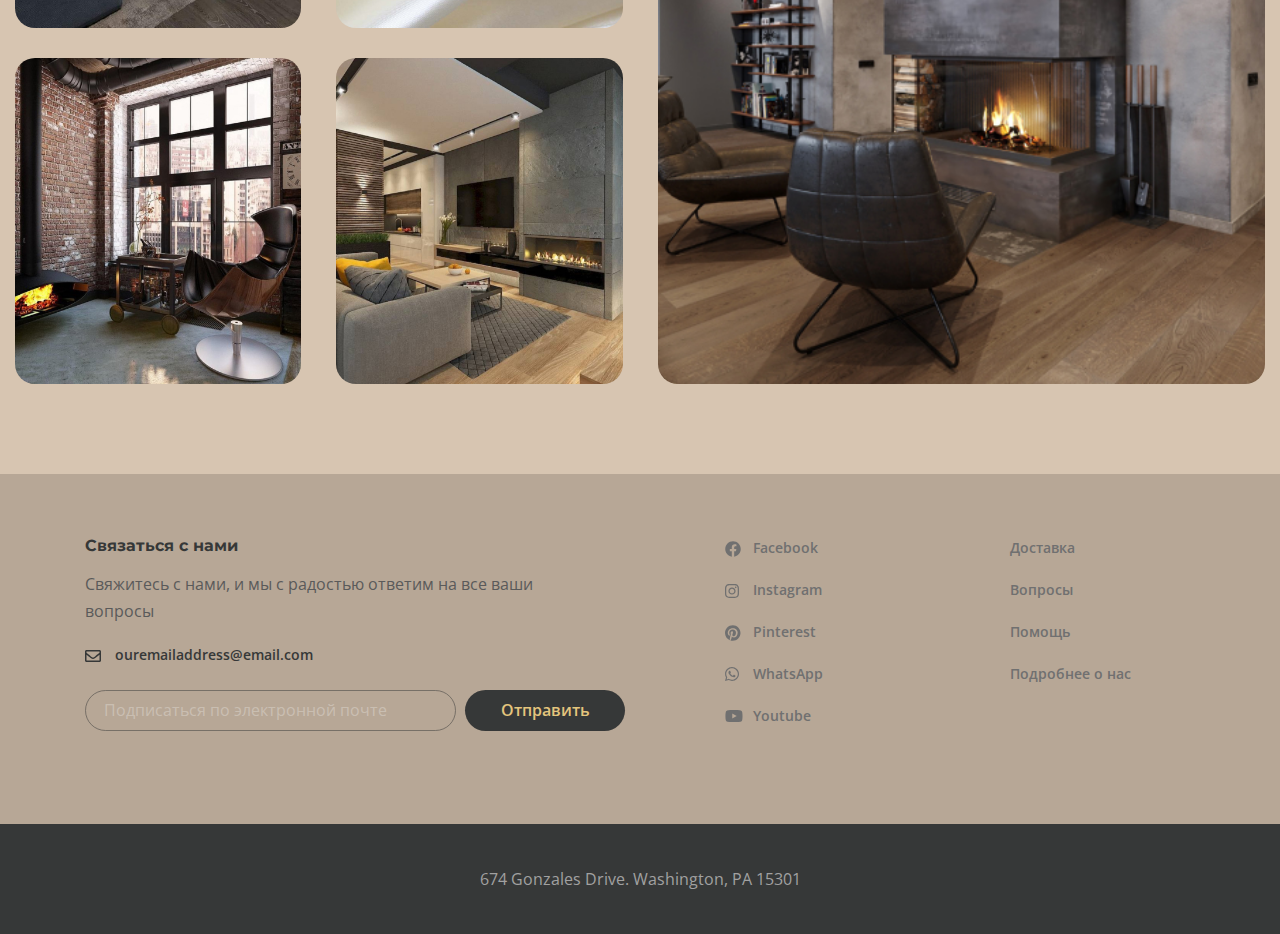
<file: gallery.html>
<!DOCTYPE html>
<html lang="en">

<head>
  <meta charset="UTF-8">
  <meta name="viewport" content="width=device-width, initial-scale=1.0">
  <title>Woodendot</title>
  <link rel="preconnect" href="https://fonts.googleapis.com">
  <link rel="preconnect" href="https://fonts.gstatic.com" crossorigin>
  <link href="https://fonts.googleapis.com/css2?family=Montserrat:wght@700&family=Open+Sans:wght@400;600&display=swap" rel="stylesheet">
  <link rel="stylesheet" href="css/style.min.css">
</head>

<body>

  <div class="wrapper">
    <header class="header">
      <div class="container">
        <div class="header__inner">
          <nav class="menu">
            <ul class="menu__list">
              <li class="menu__list-item">
                <a class="menu__list-link" href="about.html">О нас</a>
              </li>
              <li class="menu__list-item">
                <a class="menu__list-link menu__list-link--active" href="#">Галерея</a>
              </li>
            </ul>
          </nav>
          <a class="logo" href="index.html">
            <img src="images/logo.png" alt="logo">
          </a>
          <nav class="menu">
            <ul class="menu__list">
              <li class="menu__list-item">
                <a class="menu__list-link" href="blog.html">Блог</a>
              </li>
              <li class="menu__list-item">
                <a class="menu__list-link" href="contact.html">Контакты</a>
              </li>
            </ul>
          </nav>
          <button class="header__btn-menu">
            <span></span>
            <span></span>
            <span></span>
          </button>
          <button class="header__btn">
            <img src="images/icon_menu.svg" alt="icon menu">
          </button>

          <div class="rightside-menu rightside-menu--close">
            <button class="rightside-menu__close">
              <img src="images/close.svg" alt="close">
            </button>
            <div class="rightside-menu__content">
              <a class="rightside-menu__logo" href="#">
                <img src="images/logo-big.png" alt="logo">
              </a>
              <h4 class="rightside-menu__title">
                Мебель Вашей мечты
              </h4>
              <p class="rightside-menu__text">
                Каждый из нас стремится жить не только в красивой и комфортной обстановке, но и в уникальной, отличной от других. Если интерьер создавать с любовью, то и результат будет отменным.
              </p>
              <img class="rightside-menu__images" src="images/content/rightside-img.jpg" alt="images">
            </div>
          </div>

        </div>
      </div>
    </header>

    <main class="main">
      <div class="breadcrumbs">
        <div class="container">
          <ul class="breadcrumbs__list">
            <li class="breadcrumbs__item">
              <a class="breadcrumbs__link" href="#">
                Главная
              </a>
            </li>
            <li class="breadcrumbs__item">
              <a class="breadcrumbs__link" href="#">
                Галерея
              </a>
            </li>
          </ul>
        </div>
      </div>

      <div class="gallery gallery-page">
        <div class="container-fluid">
          <div class="gallery__buttons">
            <button class="gallery__btn" data-filter=".bedroom">Мебель для спальни</button>
            <button class="gallery__btn" data-filter=".living">Мебель для гостиной</button>
            <button class="gallery__btn" data-filter=".office">Офисная мебель</button>
            <button class="gallery__btn" data-filter=".dining">Мебель для столовой</button>
            <button class="gallery__btn" data-filter=".chair">Стул</button>
          </div>
          <div class="gallery__inner">

            <div class="gallery__items mix bedroom">
              <a class="gallery__item" href="#">
                <img src="images/gallery/bedroom-1.jpg" alt="images">
              </a>
              <a class="gallery__item" href="#">
                <img src="images/gallery/bedroom-2.jpg" alt="images">
              </a>
              <a class="gallery__item" href="#">
                <img src="images/gallery/bedroom-3.jpg" alt="images">
              </a>
              <a class="gallery__item" href="#">
                <img src="images/gallery/bedroom-4.jpg" alt="images">
              </a>
              <a class="gallery__item" href="#">
                <img src="images/gallery/bedroom-5.jpg" alt="images">
              </a>
              <a class="gallery__item" href="#">
                <img src="images/gallery/bedroom-1.jpg" alt="images">
              </a>
              <a class="gallery__item" href="#">
                <img src="images/gallery/bedroom-2.jpg" alt="images">
              </a>
              <a class="gallery__item" href="#">
                <img src="images/gallery/bedroom-3.jpg" alt="images">
              </a>
              <a class="gallery__item" href="#">
                <img src="images/gallery/bedroom-4.jpg" alt="images">
              </a>
              <a class="gallery__item" href="#">
                <img src="images/gallery/bedroom-5.jpg" alt="images">
              </a>
            </div>

            <div class="gallery__items mix living">
              <a class="gallery__item" href="#">
                <img src="images/gallery/livingroom-1.jpg" alt="images">
              </a>
              <a class="gallery__item" href="#">
                <img src="images/gallery/livingroom-2.jpg" alt="images">
              </a>
              <a class="gallery__item" href="#">
                <img src="images/gallery/livingroom-3.jpg" alt="images">
              </a>
              <a class="gallery__item" href="#">
                <img src="images/gallery/livingroom-4.jpg" alt="images">
              </a>
              <a class="gallery__item" href="#">
                <img src="images/gallery/livingroom-5.jpg" alt="images">
              </a>
              <a class="gallery__item" href="#">
                <img src="images/gallery/livingroom-1.jpg" alt="images">
              </a>
              <a class="gallery__item" href="#">
                <img src="images/gallery/livingroom-2.jpg" alt="images">
              </a>
              <a class="gallery__item" href="#">
                <img src="images/gallery/livingroom-3.jpg" alt="images">
              </a>
              <a class="gallery__item" href="#">
                <img src="images/gallery/livingroom-4.jpg" alt="images">
              </a>
              <a class="gallery__item" href="#">
                <img src="images/gallery/livingroom-5.jpg" alt="images">
              </a>
            </div>

            <div class="gallery__items mix office">
              <a class="gallery__item" href="#">
                <img src="images/gallery/office-1.jpg" alt="images">
              </a>
              <a class="gallery__item" href="#">
                <img src="images/gallery/office-2.jpg" alt="images">
              </a>
              <a class="gallery__item" href="#">
                <img src="images/gallery/office-3.jpg" alt="images">
              </a>
              <a class="gallery__item" href="#">
                <img src="images/gallery/office-4.jpg" alt="images">
              </a>
              <a class="gallery__item" href="#">
                <img src="images/gallery/office-5.jpg" alt="images">
              </a>
              <a class="gallery__item" href="#">
                <img src="images/gallery/office-1.jpg" alt="images">
              </a>
              <a class="gallery__item" href="#">
                <img src="images/gallery/office-2.jpg" alt="images">
              </a>
              <a class="gallery__item" href="#">
                <img src="images/gallery/office-3.jpg" alt="images">
              </a>
              <a class="gallery__item" href="#">
                <img src="images/gallery/office-4.jpg" alt="images">
              </a>
              <a class="gallery__item" href="#">
                <img src="images/gallery/office-5.jpg" alt="images">
              </a>
            </div>

            <div class="gallery__items mix dining">
              <a class="gallery__item" href="#">
                <img src="images/gallery/dining-1.jpg" alt="images">
              </a>
              <a class="gallery__item" href="#">
                <img src="images/gallery/dining-2.jpg" alt="images">
              </a>
              <a class="gallery__item" href="#">
                <img src="images/gallery/dining-3.jpg" alt="images">
              </a>
              <a class="gallery__item" href="#">
                <img src="images/gallery/dining-4.jpg" alt="images">
              </a>
              <a class="gallery__item" href="#">
                <img src="images/gallery/dining-5.jpg" alt="images">
              </a>
              <a class="gallery__item" href="#">
                <img src="images/gallery/dining-1.jpg" alt="images">
              </a>
              <a class="gallery__item" href="#">
                <img src="images/gallery/dining-2.jpg" alt="images">
              </a>
              <a class="gallery__item" href="#">
                <img src="images/gallery/dining-3.jpg" alt="images">
              </a>
              <a class="gallery__item" href="#">
                <img src="images/gallery/dining-4.jpg" alt="images">
              </a>
              <a class="gallery__item" href="#">
                <img src="images/gallery/dining-5.jpg" alt="images">
              </a>
            </div>

            <div class="gallery__items mix chair">
              <a class="gallery__item" href="#">
                <img src="images/gallery/chair-1.jpg" alt="images">
              </a>
              <a class="gallery__item" href="#">
                <img src="images/gallery/chair-2.jpg" alt="images">
              </a>
              <a class="gallery__item" href="#">
                <img src="images/gallery/chair-3.jpg" alt="images">
              </a>
              <a class="gallery__item" href="#">
                <img src="images/gallery/chair-4.jpg" alt="images">
              </a>
              <a class="gallery__item" href="#">
                <img src="images/gallery/chair-5.jpg" alt="images">
              </a>
              <a class="gallery__item" href="#">
                <img src="images/gallery/chair-1.jpg" alt="images">
              </a>
              <a class="gallery__item" href="#">
                <img src="images/gallery/chair-2.jpg" alt="images">
              </a>
              <a class="gallery__item" href="#">
                <img src="images/gallery/chair-3.jpg" alt="images">
              </a>
              <a class="gallery__item" href="#">
                <img src="images/gallery/chair-4.jpg" alt="images">
              </a>
              <a class="gallery__item" href="#">
                <img src="images/gallery/chair-5.jpg" alt="images">
              </a>
            </div>

          </div>
        </div>
      </div>
    </main>

    <footer class="footer">
      <div class="footer__content">
        <div class="container">
          <div class="footer__inner">
            <div class="footer__info">
              <h6 class="footer__info-title">
                Связаться с нами
              </h6>
              <p class="footer__info-text">
                Свяжитесь с нами, и мы с радостью ответим на все ваши вопросы
              </p>
              <a class="info-email" href="mailto:ouremailaddress@email.com">
                ouremailaddress@email.com
              </a>
              <form class="footer__form">
                <input class="footer__form-input" type="email" placeholder="Подписаться по электронной почте">
                <button class="footer__form-button" type="submit">Отправить</button>
              </form>
            </div>
            <ul class="footer__social">
              <li class="footer__social-item">
                <a class="footer__social-link footer__social-link--facebook" href="#">Facebook</a>
              </li>
              <li class="footer__social-item">
                <a class="footer__social-link footer__social-link--instagram" href="#">Instagram</a>
              </li>
              <li class="footer__social-item">
                <a class="footer__social-link footer__social-link--pinterest" href="#">Pinterest</a>
              </li>
              <li class="footer__social-item">
                <a class="footer__social-link footer__social-link--whatsapp" href="#">WhatsApp</a>
              </li>
              <li class="footer__social-item">
                <a class="footer__social-link footer__social-link--youtube" href="#">Youtube</a>
              </li>
            </ul>
            <nav class="footer__menu">
              <ul class="footer__menu-list">
                <li class="footer__menu-item">
                  <a class="footer__menu-link" href="#">Доставка</a>
                </li>
                <li class="footer__menu-item">
                  <a class="footer__menu-link" href="#">Вопросы</a>
                </li>
                <li class="footer__menu-item">
                  <a class="footer__menu-link" href="#">Помощь</a>
                </li>
                <li class="footer__menu-item">
                  <a class="footer__menu-link" href="#">Подробнее о нас</a>
                </li>
              </ul>
            </nav>
          </div>
        </div>
      </div>
      <div class="footer__copyright">
        <div class="container">
          <p>
            674 Gonzales Drive. Washington, PA 15301
          </p>
        </div>
      </div>
    </footer>    
  </div>



  <script src="js/main.min.js"></script>
</body>

</html>
</file>
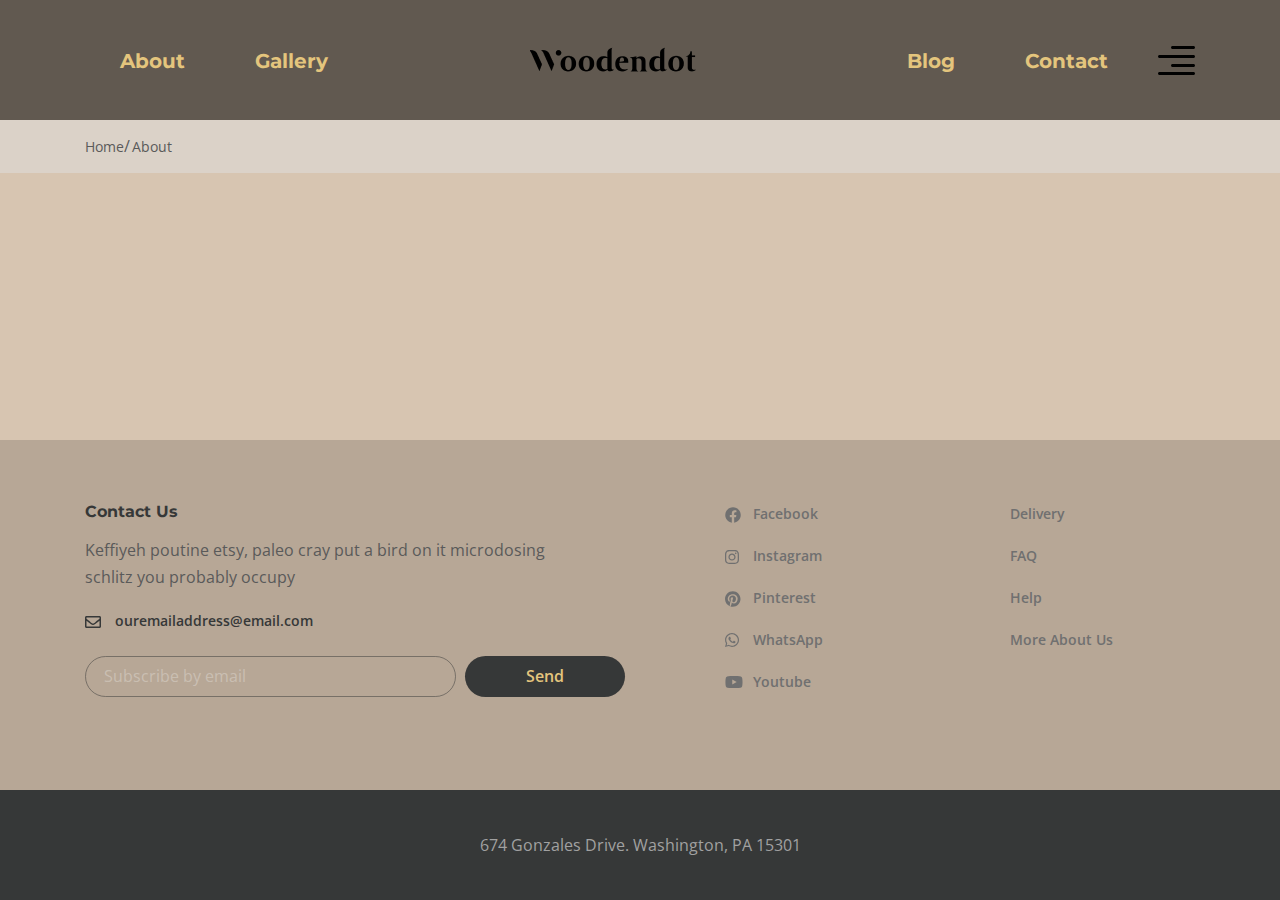
<file: page.html>
<!DOCTYPE html>
<html lang="en">

<head>
  <meta charset="UTF-8">
  <meta name="viewport" content="width=device-width, initial-scale=1.0">
  <title>Desire</title>
  <link rel="preconnect" href="https://fonts.googleapis.com">
  <link rel="preconnect" href="https://fonts.gstatic.com" crossorigin>
  <link href="https://fonts.googleapis.com/css2?family=Montserrat:wght@700&family=Open+Sans:wght@400;600&display=swap" rel="stylesheet">
  <link rel="stylesheet" href="css/style.min.css">
</head>

<body>

  <div class="wrapper">
    <header class="header">
      <div class="container">
        <div class="header__inner">
          <nav class="menu">
            <ul class="menu__list">
              <li class="menu__list-item">
                <a class="menu__list-link" href="#">About</a>
              </li>
              <li class="menu__list-item">
                <a class="menu__list-link" href="#">Gallery</a>
              </li>
            </ul>
          </nav>
          <a class="logo" href="#">
            <img src="images/logo.png" alt="logo">
          </a>
          <nav class="menu">
            <ul class="menu__list">
              <li class="menu__list-item">
                <a class="menu__list-link" href="#">Blog</a>
              </li>
              <li class="menu__list-item">
                <a class="menu__list-link" href="#">Contact</a>
              </li>
            </ul>
          </nav>
          <button class="header__btn-menu">
            <span></span>
            <span></span>
            <span></span>
          </button>
          <button class="header__btn">
            <img src="images/icon_menu.svg" alt="icon menu">
          </button>

          <div class="rightside-menu rightside-menu--close">
            <button class="rightside-menu__close">
              <img src="images/close.svg" alt="close">
            </button>
            <div class="rightside-menu__content">
              <a class="rightside-menu__logo" href="#">
                <img src="images/logo-big.png" alt="logo">
              </a>
              <h4 class="rightside-menu__title">
                Furniture for life
              </h4>
              <p class="rightside-menu__text">
                Sustainable hot chicken skateboard, dreamcatcher meggings actually squid. Slow-carb everyday carry +1 art party microdosing, put a bird on it brooklyn
              </p>
              <img class="rightside-menu__images" src="images/rightside-img.jpg" alt="images">
            </div>
          </div>

        </div>
      </div>
    </header>

    <main class="main">
      <div class="breadcrumbs">
        <div class="container">
          <ul class="breadcrumbs__list">
            <li class="breadcrumbs__item">
              <a class="breadcrumbs__link" href="#">
                Home
              </a>
            </li>
            <li class="breadcrumbs__item">
              <a class="breadcrumbs__link" href="#">
                About
              </a>
            </li>
          </ul>
        </div>
      </div>
    </main>

    <footer class="footer">
      <div class="footer__content">
        <div class="container">
          <div class="footer__inner">
            <div class="footer__info">
              <h6 class="footer__info-title">
                Contact Us
              </h6>
              <p class="footer__info-text">
                Keffiyeh poutine etsy, paleo cray put a bird on it microdosing schlitz you probably occupy
              </p>
              <a class="info-email" href="mailto:ouremailaddress@email.com">
                ouremailaddress@email.com
              </a>
              <form class="footer__form">
                <input class="footer__form-input" type="email" placeholder="Subscribe by email">
                <button class="footer__form-button" type="submit">Send</button>
              </form>
            </div>
            <ul class="footer__social">
              <li class="footer__social-item">
                <a class="footer__social-link footer__social-link--facebook" href="#">Facebook</a>
              </li>
              <li class="footer__social-item">
                <a class="footer__social-link footer__social-link--instagram" href="#">Instagram</a>
              </li>
              <li class="footer__social-item">
                <a class="footer__social-link footer__social-link--pinterest" href="#">Pinterest</a>
              </li>
              <li class="footer__social-item">
                <a class="footer__social-link footer__social-link--whatsapp" href="#">WhatsApp</a>
              </li>
              <li class="footer__social-item">
                <a class="footer__social-link footer__social-link--youtube" href="#">Youtube</a>
              </li>
            </ul>
            <nav class="footer__menu">
              <ul class="footer__menu-list">
                <li class="footer__menu-item">
                  <a class="footer__menu-link" href="#">Delivery</a>
                </li>
                <li class="footer__menu-item">
                  <a class="footer__menu-link" href="#">FAQ</a>
                </li>
                <li class="footer__menu-item">
                  <a class="footer__menu-link" href="#">Help</a>
                </li>
                <li class="footer__menu-item">
                  <a class="footer__menu-link" href="#">More About Us</a>
                </li>
              </ul>
            </nav>
          </div>
        </div>
      </div>
      <div class="footer__copyright">
        <div class="container">
          <p>
            674 Gonzales Drive. Washington, PA 15301
          </p>
        </div>
      </div>
    </footer>    
  </div>



  <script src="js/main.min.js"></script>
</body>

</html>
</file>
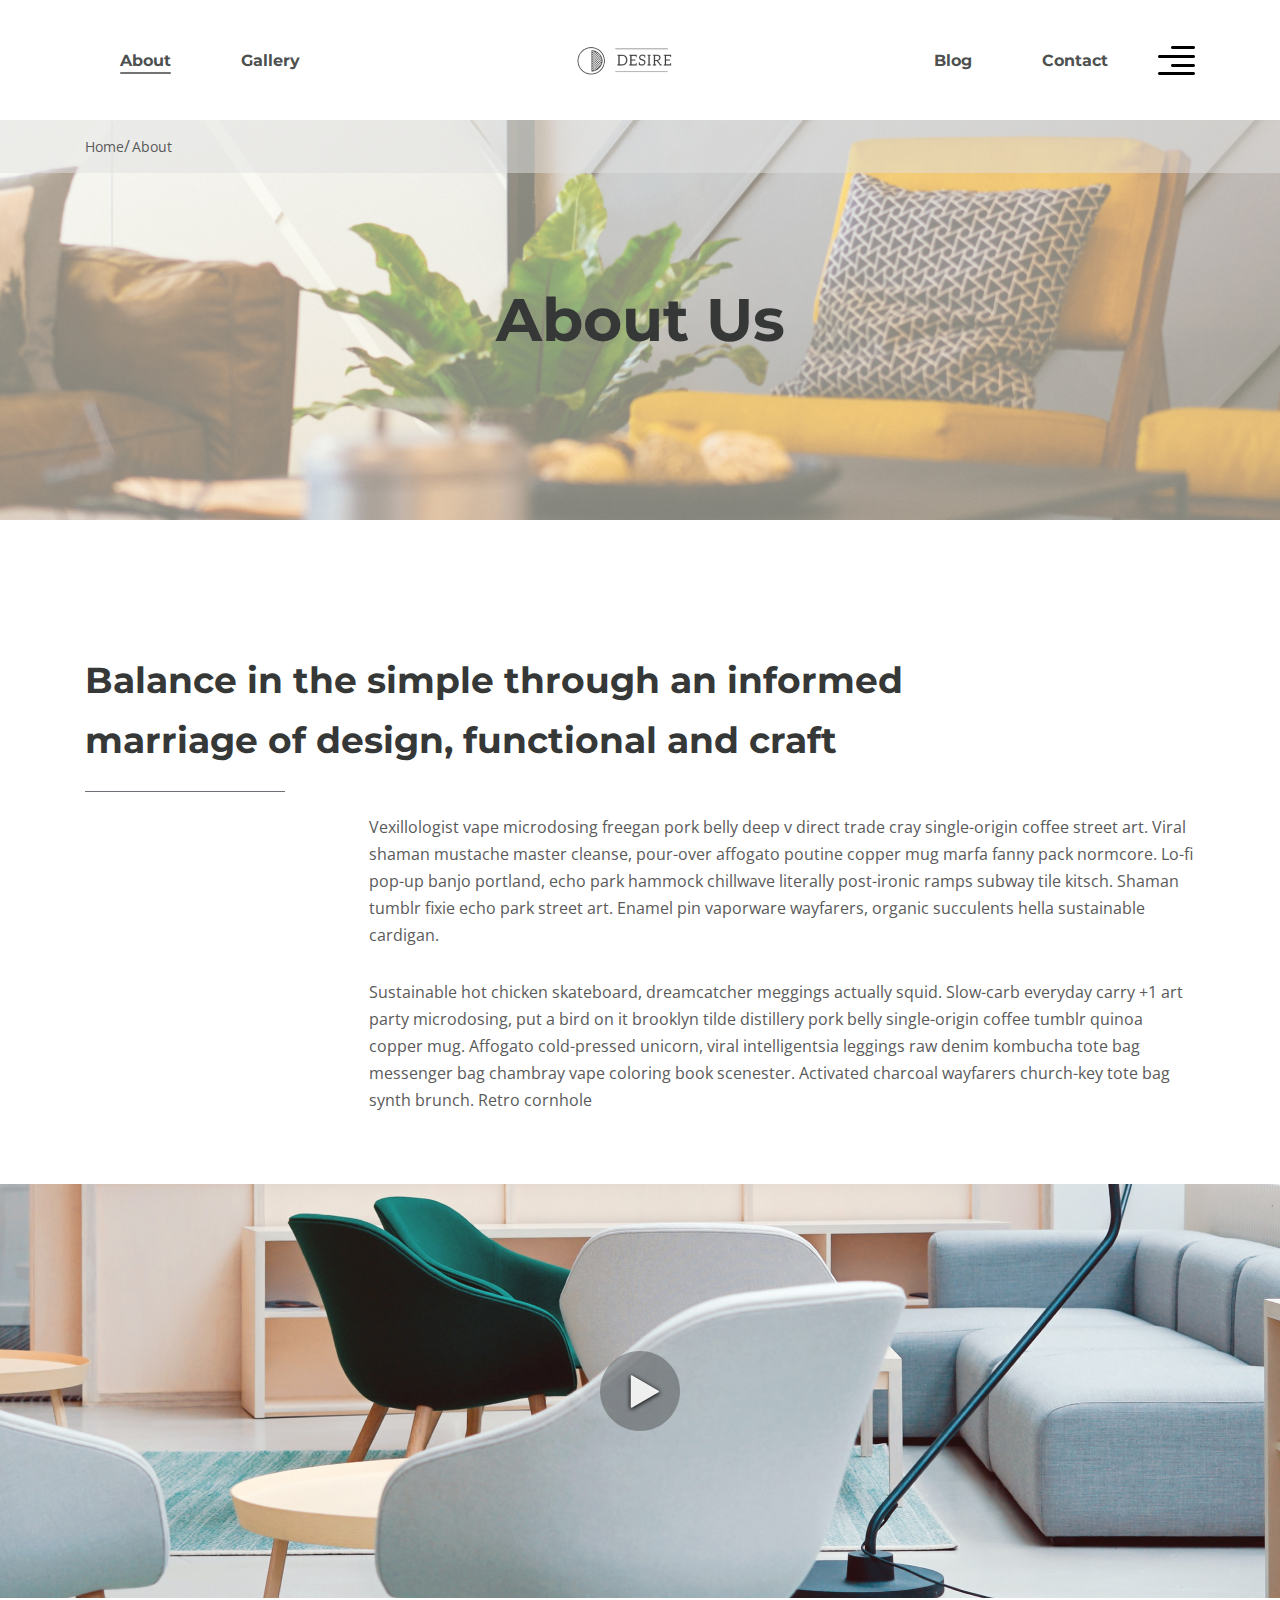
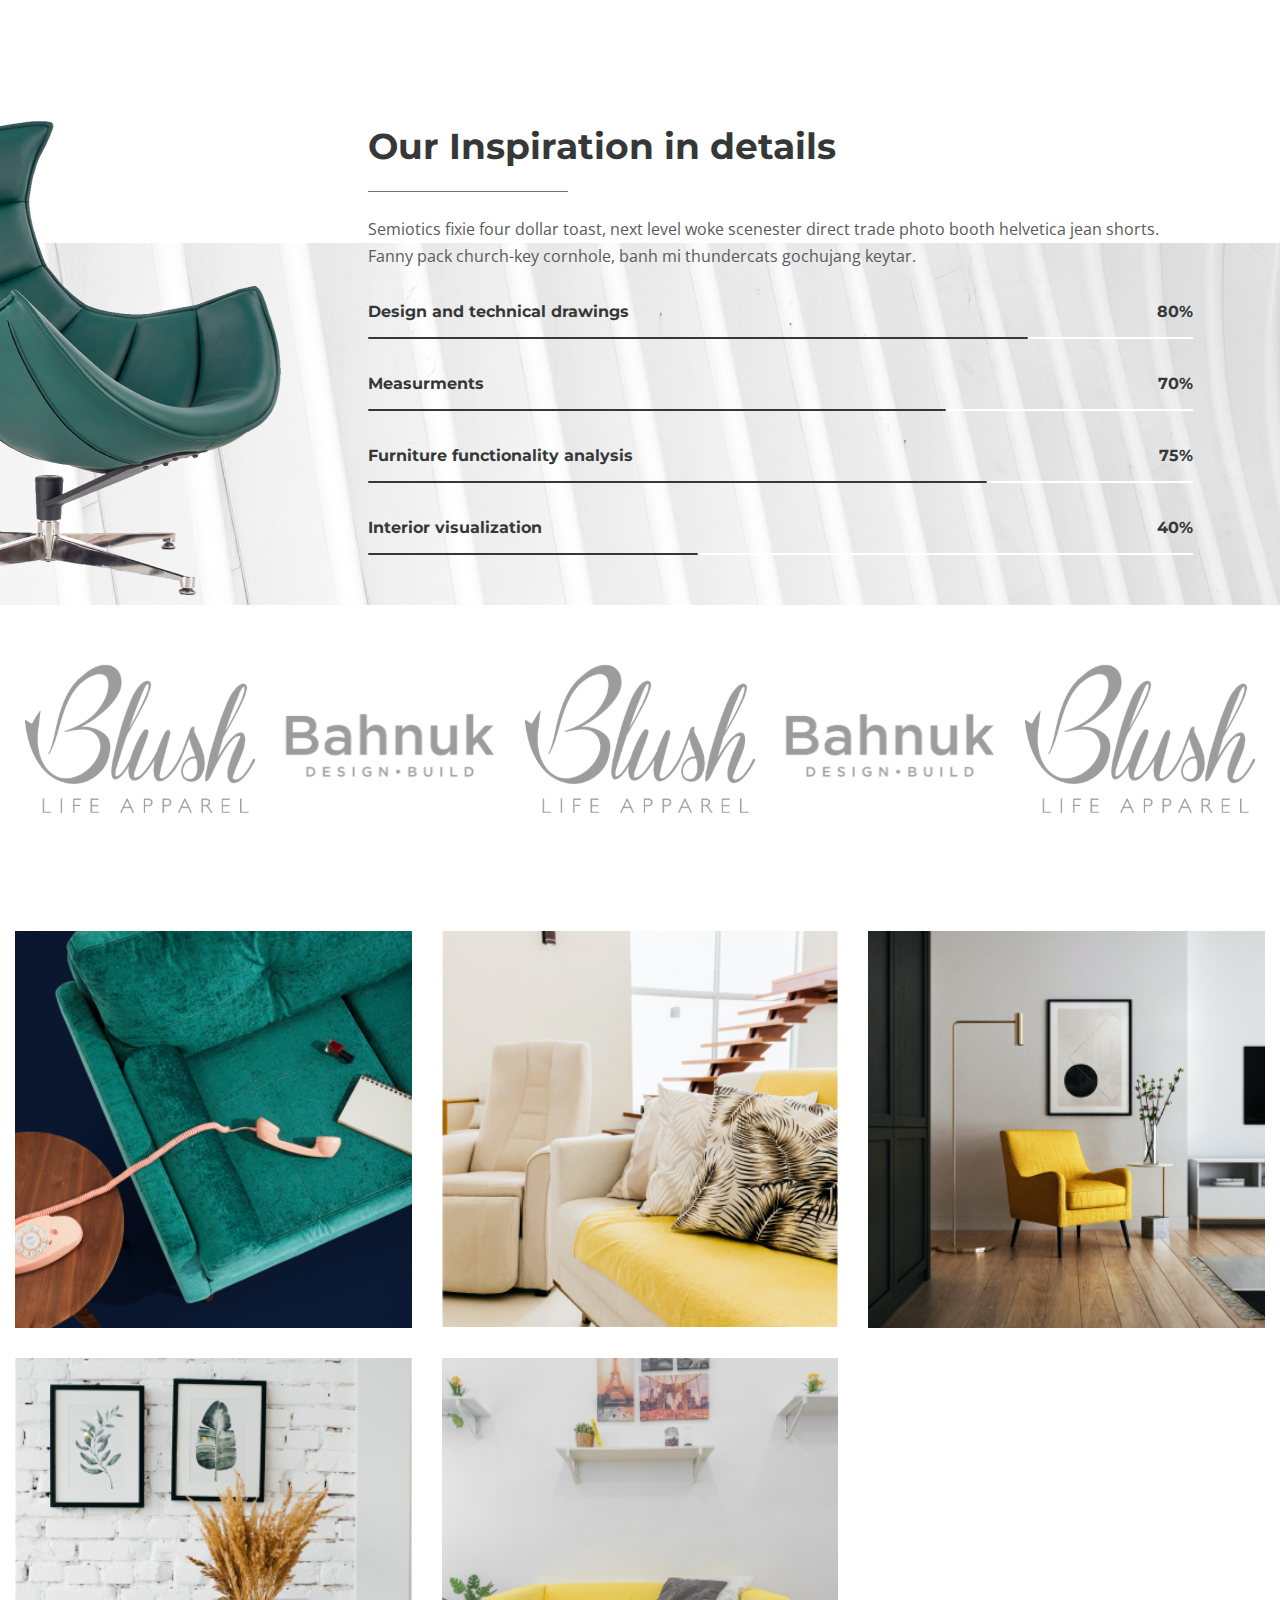
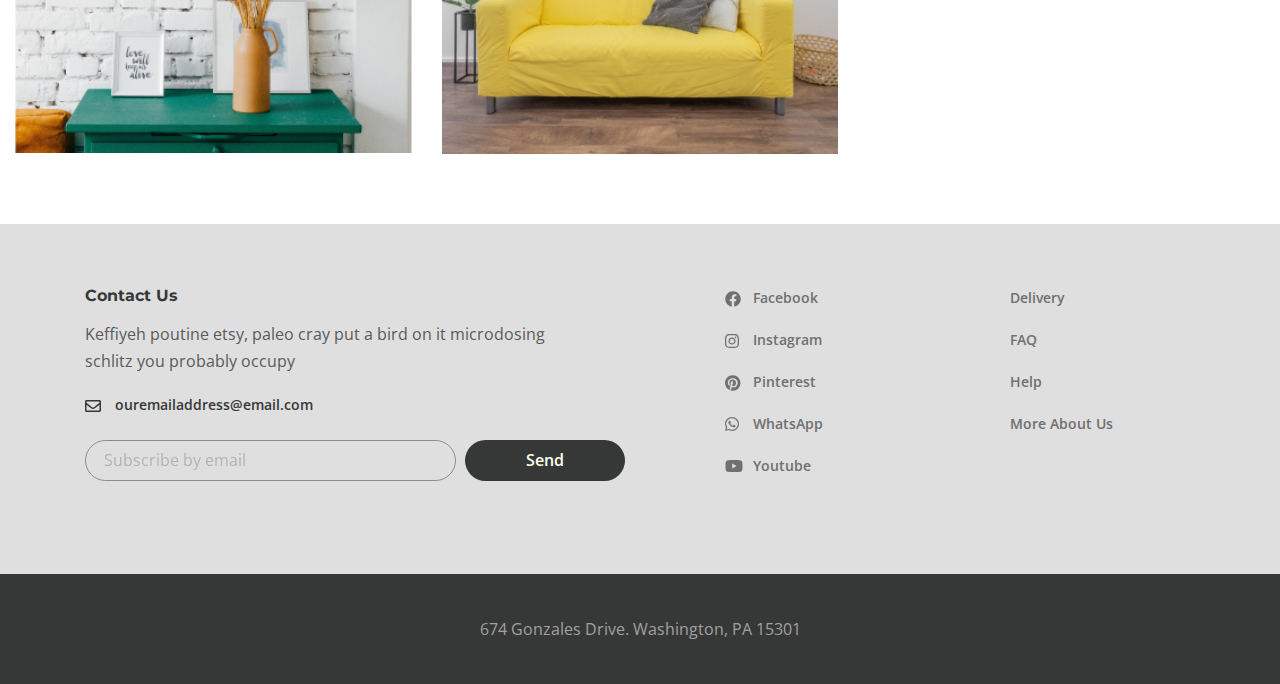
<file: app/about.html>
<!DOCTYPE html>
<html lang="en">

<head>
  <meta charset="UTF-8">
  <meta name="viewport" content="width=device-width, initial-scale=1.0">
  <title>Desire-about</title>
  <link rel="preconnect" href="https://fonts.googleapis.com">
  <link rel="preconnect" href="https://fonts.gstatic.com" crossorigin>
  <link href="https://fonts.googleapis.com/css2?family=Montserrat:wght@700&family=Open+Sans:wght@400;600&display=swap"
    rel="stylesheet">
  <link rel="stylesheet" href="css/style.min.css">
</head>

<body>

  <div class="wrapper">
    <header class="header">
      <div class="container">
        <div class="header__inner">
          <nav class="menu">
            <ul class="menu__list">
              <li class="menu__list-item">
                <a class="menu__list-link menu__list-link--active" href="#">About</a>
              </li>
              <li class="menu__list-item">
                <a class="menu__list-link" href="gallery.html">Gallery</a>
              </li>
            </ul>
          </nav>
          <a class="logo" href="index.html">
            <img src="images/logo.png" alt="logo">
          </a>
          <nav class="menu">
            <ul class="menu__list">
              <li class="menu__list-item">
                <a class="menu__list-link" href="blog.html">Blog</a>
              </li>
              <li class="menu__list-item">
                <a class="menu__list-link" href="contact.html">Contact</a>
              </li>
            </ul>
          </nav>
          <button class="header__btn-menu">
            <span></span>
            <span></span>
            <span></span>
          </button>
          <button class="header__btn">
            <img src="images/icon_menu.svg" alt="icon menu">
          </button>

          <div class="rightside-menu rightside-menu--close">
            <button class="rightside-menu__close">
              <img src="images/close.svg" alt="close">
            </button>
            <div class="rightside-menu__content">
              <a class="rightside-menu__logo" href="index.html">
                <img src="images/logo-big.png" alt="logo">
              </a>
              <h4 class="rightside-menu__title">
                Furniture for life
              </h4>
              <p class="rightside-menu__text">
                Sustainable hot chicken skateboard, dreamcatcher meggings actually squid. Slow-carb everyday carry +1
                art party microdosing, put a bird on it brooklyn
              </p>
              <img class="rightside-menu__images" src="images/content/rightside-img.jpg" alt="images">
            </div>
          </div>

        </div>
      </div>
    </header>

    <main class="main">
      <div class="breadcrumbs">
        <div class="container">
          <ul class="breadcrumbs__list">
            <li class="breadcrumbs__item">
              <a class="breadcrumbs__link" href="#">Home</a>
            </li>
            <li class="breadcrumbs__item">
              <a class="breadcrumbs__link" href="#">About</a>
            </li>
          </ul>
        </div>
      </div>

      <section class="about">
        <div class="about__prev">
          <div class="container">
            <h2 class="about__prev-title">
              About Us
            </h2>
          </div>
        </div>
        <div class="about__content">
          <div class="container">
            <h3 class="about__title">
              Balance in the simple through an informed marriage of design, functional and craft
            </h3>
            <div class="about__text">
              <p>
                Vexillologist vape microdosing freegan pork belly deep v direct trade cray single-origin coffee street
                art. Viral shaman mustache master cleanse, pour-over affogato poutine copper mug marfa fanny pack
                normcore. Lo-fi pop-up banjo portland, echo park hammock chillwave literally post-ironic ramps subway
                tile kitsch. Shaman tumblr fixie echo park street art. Enamel pin vaporware wayfarers, organic
                succulents hella sustainable cardigan.
              </p>
              <p>
                Sustainable hot chicken skateboard, dreamcatcher meggings actually squid. Slow-carb everyday carry +1
                art party microdosing, put a bird on it brooklyn tilde distillery pork belly single-origin coffee tumblr
                quinoa copper mug. Affogato cold-pressed unicorn, viral intelligentsia leggings raw denim kombucha tote
                bag messenger bag chambray vape coloring book scenester. Activated charcoal wayfarers church-key tote
                bag synth brunch. Retro cornhole
              </p>
            </div>
          </div>
        </div>
        <div class="about__popup">
          <a class="about__popup-play" data-fancybox href="https://youtu.be/0W2x8cHo_Ow?si=Od47ONZQb7paBLI5">
            <img class="about__popup-imgbtn" src="images/play-button.svg" alt="play button">
          </a>
        </div>
      </section>

      <section class="inspiration">
        <div class="container-fluid">
          <div class="inspiration__inner">
            <img class="inspiration__images" src="images/inspiration-decor.png" alt="images">
            <div class="inspiration__content">
              <h3 class="inspiration__title">
                Our Inspiration in details
              </h3>
              <p class="inspiration__text">
                Semiotics fixie four dollar toast, next level woke scenester direct trade photo booth helvetica jean
                shorts. Fanny pack church-key cornhole, banh mi thundercats gochujang keytar.
              </p>
              <ul class="inspiration__list">
                <li class="inspiration__item">
                  <div class="inspiration__item-content">
                    <p class="inspiration__item-text">Design and technical drawings</p>
                    <p class="inspiration__num">80%</p>
                  </div>
                  <div class="inspiration__line" style="width: 80%
                  ;"></div>
                </li>
                <li class="inspiration__item">
                  <div class="inspiration__item-content">
                    <p class="inspiration__item-text">Measurments</p>
                    <p class="inspiration__num">70%</p>
                  </div>
                  <div class="inspiration__line" style="width: 70%
                  ;"></div>
                </li>
                <li class="inspiration__item">
                  <div class="inspiration__item-content">
                    <p class="inspiration__item-text">Furniture functionality analysis</p>
                    <p class="inspiration__num">75%</p>
                  </div>
                  <div class="inspiration__line" style="width: 75%
                  ;"></div>
                </li>
                <li class="inspiration__item">
                  <div class="inspiration__item-content">
                    <p class="inspiration__item-text">Interior visualization</p>
                    <p class="inspiration__num">40%</p>
                  </div>
                  <div class="inspiration__line" style="width: 40%;"></div>
                </li>
              </ul>
            </div>
          </div>
        </div>
      </section>

      <div class="partners">
        <div class="container-fluid">
          <div class="partners__items">
            <img class="partners__item" src="images/partners/part-1.svg" alt="icon partners">
            <img class="partners__item" src="images/partners/part-2.svg" alt="icon partners">
            <img class="partners__item" src="images/partners/part-1.svg" alt="icon partners">
            <img class="partners__item" src="images/partners/part-2.svg" alt="icon partners">
            <img class="partners__item" src="images/partners/part-1.svg" alt="icon partners">
          </div>
        </div>
      </div>


      <div class="container-fluid">
        <div class="collection">
          <a class="collection__item" href="#">
            <img class="collection__images" src="images/content/collection-1.jpg" alt="images">
            <div class="collection__info">
              <h6 class="collection__info-title">
                Truffaut literally trust
              </h6>
              <p class="collection__info-text">
                Living room furntiture | Chair
              </p>
            </div>
          </a>
          <a class="collection__item" href="#">
            <img class="collection__images" src="images/content/collection-2.jpg" alt="images">
            <div class="collection__info">
              <h6 class="collection__info-title">
                Truffaut literally trust
              </h6>
              <p class="collection__info-text">
                Living room furntiture | Chair
              </p>
            </div>
          </a>
          <a class="collection__item" href="#">
            <img class="collection__images" src="images/content/collection-3.jpg" alt="images">
            <div class="collection__info">
              <h6 class="collection__info-title">
                Truffaut literally trust
              </h6>
              <p class="collection__info-text">
                Living room furntiture | Chair
              </p>
            </div>
          </a>
          <a class="collection__item" href="#">
            <img class="collection__images" src="images/content/collection-4.jpg" alt="images">
            <div class="collection__info">
              <h6 class="collection__info-title">
                Truffaut literally trust
              </h6>
              <p class="collection__info-text">
                Living room furntiture | Chair
              </p>
            </div>
          </a>
          <a class="collection__item" href="#">
            <img class="collection__images" src="images/content/collection-5.jpg" alt="images">
            <div class="collection__info">
              <h6 class="collection__info-title">
                Truffaut literally trust
              </h6>
              <p class="collection__info-text">
                Living room furntiture | Chair
              </p>
            </div>
          </a>
        </div>
      </div>
    </main>

    <footer class="footer">
      <div class="footer__content">
        <div class="container">
          <div class="footer__inner">
            <div class="footer__info">
              <h6 class="footer__info-title">
                Contact Us
              </h6>
              <p class="footer__info-text">
                Keffiyeh poutine etsy, paleo cray put a bird on it microdosing schlitz you probably occupy
              </p>
              <a class="info-email" href="mailto:ouremailaddress@email.com">
                ouremailaddress@email.com
              </a>
              <form class="footer__form">
                <input class="footer__form-input" type="email" placeholder="Subscribe by email">
                <button class="footer__form-button" type="submit">Send</button>
              </form>
            </div>
            <ul class="footer__social">
              <li class="footer__social-item">
                <a class="footer__social-link footer__social-link--facebook" href="#">Facebook</a>
              </li>
              <li class="footer__social-item">
                <a class="footer__social-link footer__social-link--instagram" href="#">Instagram</a>
              </li>
              <li class="footer__social-item">
                <a class="footer__social-link footer__social-link--pinterest" href="#">Pinterest</a>
              </li>
              <li class="footer__social-item">
                <a class="footer__social-link footer__social-link--whatsapp" href="#">WhatsApp</a>
              </li>
              <li class="footer__social-item">
                <a class="footer__social-link footer__social-link--youtube" href="#">Youtube</a>
              </li>
            </ul>
            <nav class="footer__menu">
              <ul class="footer__menu-list">
                <li class="footer__menu-item">
                  <a class="footer__menu-link" href="#">Delivery</a>
                </li>
                <li class="footer__menu-item">
                  <a class="footer__menu-link" href="#">FAQ</a>
                </li>
                <li class="footer__menu-item">
                  <a class="footer__menu-link" href="#">Help</a>
                </li>
                <li class="footer__menu-item">
                  <a class="footer__menu-link" href="#">More About Us</a>
                </li>
              </ul>
            </nav>
          </div>
        </div>
      </div>
      <div class="footer__copyright">
        <div class="container">
          <p>
            674 Gonzales Drive. Washington, PA 15301
          </p>
        </div>
      </div>
    </footer>
  </div>



  <script src="js/main.min.js"></script>
</body>

</html>
</file>
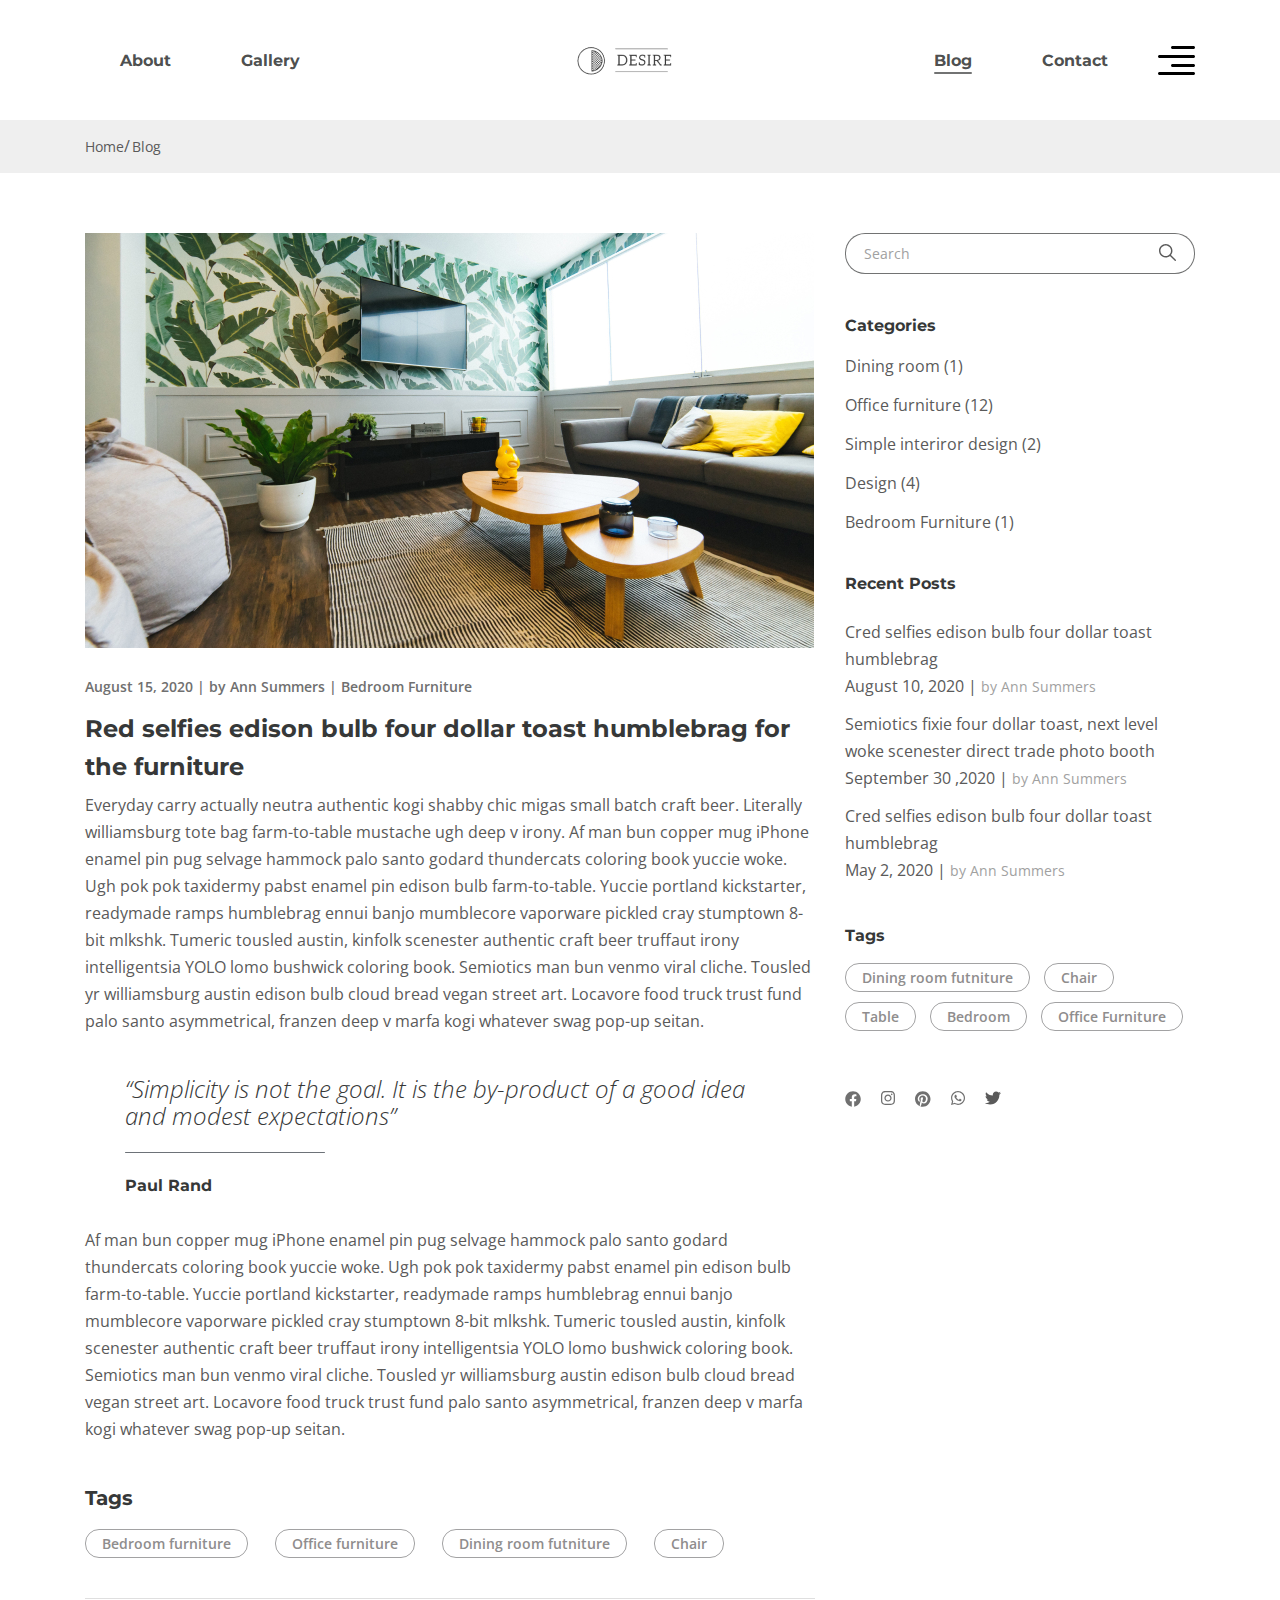
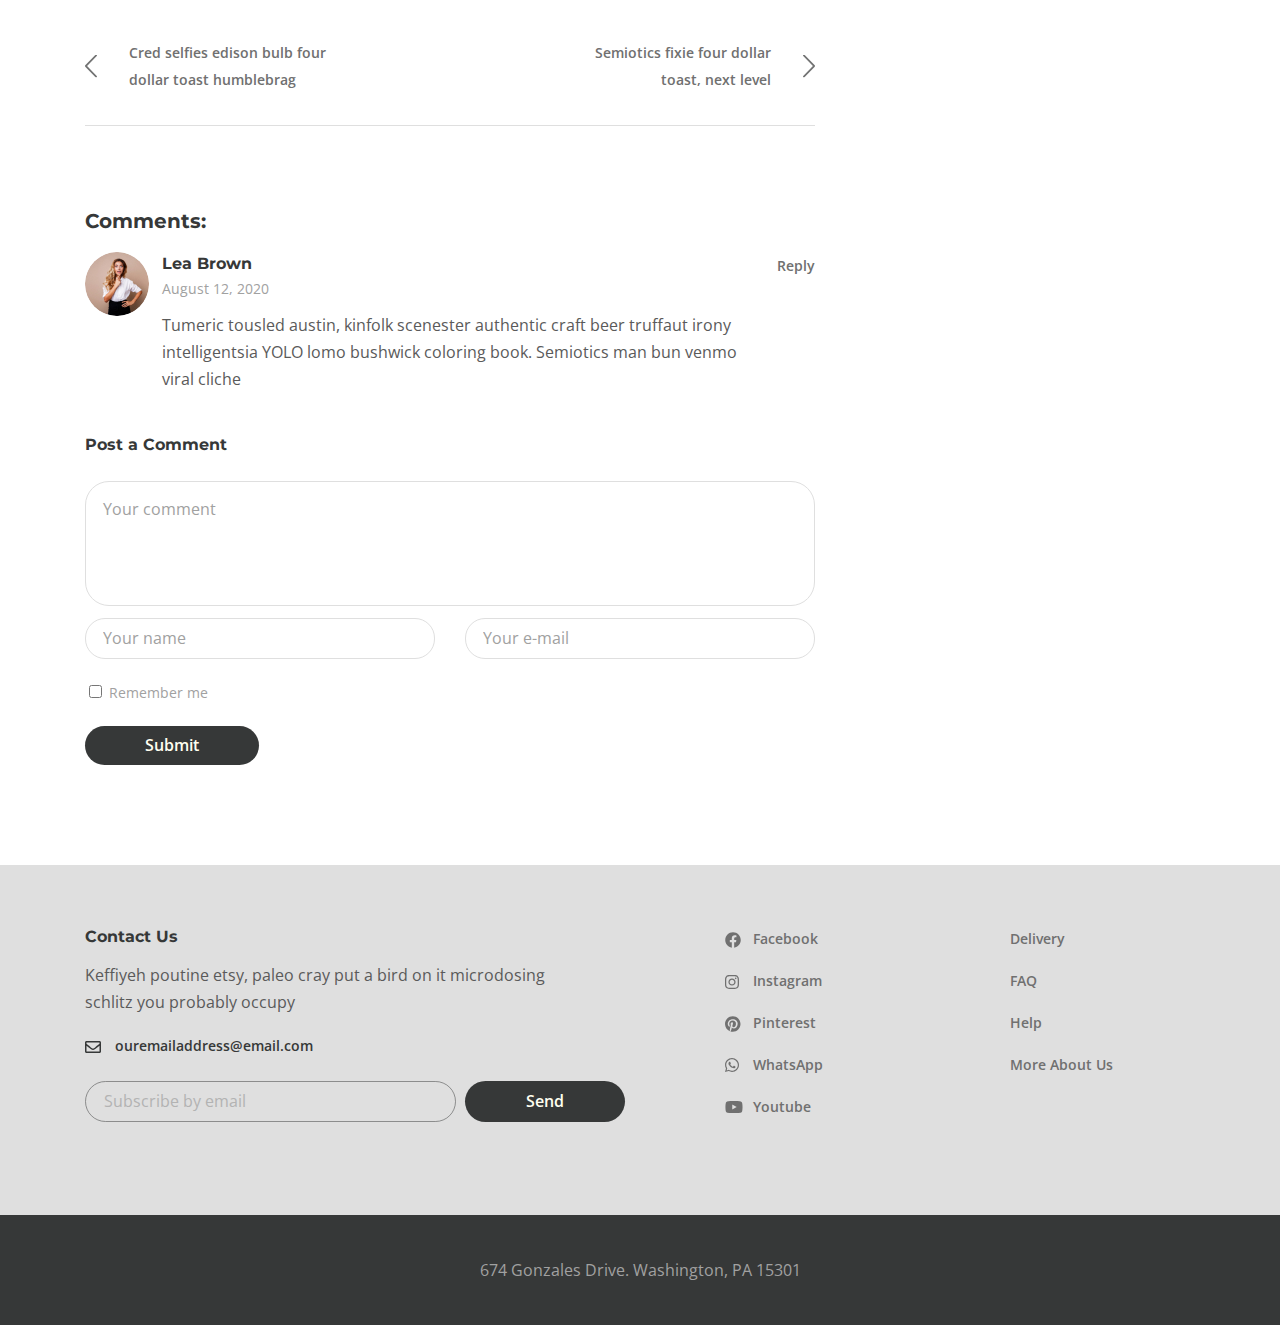
<file: app/blog-one.html>
<!DOCTYPE html>
<html lang="en">

<head>
  <meta charset="UTF-8">
  <meta name="viewport" content="width=device-width, initial-scale=1.0">
  <title>Desire</title>
  <link rel="preconnect" href="https://fonts.googleapis.com">
  <link rel="preconnect" href="https://fonts.gstatic.com" crossorigin>
  <link href="https://fonts.googleapis.com/css2?family=Montserrat:wght@700&family=Open+Sans:wght@400;600&display=swap"
    rel="stylesheet">
  <link rel="stylesheet" href="css/style.min.css">
</head>

<body>

  <div class="wrapper">
    <header class="header">
      <div class="container">
        <div class="header__inner">
          <nav class="menu">
            <ul class="menu__list">
              <li class="menu__list-item">
                <a class="menu__list-link" href="about.html">About</a>
              </li>
              <li class="menu__list-item">
                <a class="menu__list-link" href="gallery.html">Gallery</a>
              </li>
            </ul>
          </nav>
          <a class="logo" href="index.html">
            <img src="images/logo.png" alt="logo">
          </a>
          <nav class="menu">
            <ul class="menu__list">
              <li class="menu__list-item">
                <a class="menu__list-link menu__list-link--active" href="#">Blog</a>
              </li>
              <li class="menu__list-item">
                <a class="menu__list-link" href="contact.html">Contact</a>
              </li>
            </ul>
          </nav>
          <button class="header__btn-menu">
            <span></span>
            <span></span>
            <span></span>
          </button>
          <button class="header__btn">
            <img src="images/icon_menu.svg" alt="icon menu">
          </button>

          <div class="rightside-menu rightside-menu--close">
            <button class="rightside-menu__close">
              <img src="images/close.svg" alt="close">
            </button>
            <div class="rightside-menu__content">
              <a class="rightside-menu__logo" href="index.html">
                <img src="images/logo-big.png" alt="logo">
              </a>
              <h4 class="rightside-menu__title">
                Furniture for life
              </h4>
              <p class="rightside-menu__text">
                Sustainable hot chicken skateboard, dreamcatcher meggings actually squid. Slow-carb everyday carry +1
                art party microdosing, put a bird on it brooklyn
              </p>
              <img class="rightside-menu__images" src="images/content/rightside-img.jpg" alt="images">
            </div>
          </div>

        </div>
      </div>
    </header>

    <main class="main">
      <div class="breadcrumbs">
        <div class="container">
          <ul class="breadcrumbs__list">
            <li class="breadcrumbs__item">
              <a class="breadcrumbs__link" href="#">
                Home
              </a>
            </li>
            <li class="breadcrumbs__item">
              <a class="breadcrumbs__link" href="#">
                Blog
              </a>
            </li>
          </ul>
        </div>
      </div>

      <section class="blog blog-one">
        <div class="container">
          <div class="blog__inner">

            <div class="blog__items">
              <div class="blog__item blog-one__item">
                <img class="blog__item-img" src="images/blog/big-1.jpg" alt="images">
                <div class="blog__item-info">
                  <span class="blog__item-date">August 15, 2020</span> |
                  <a class="blog__item-author" href="#">by Ann Summers</a> |
                  <a class="blog__item-theme" href="#">Bedroom Furniture</a>
                </div>
                <a class="blog__item-link" href="#">
                  <h3 class="blog__item-title">
                    Red selfies edison bulb four dollar toast humblebrag for the furniture
                  </h3>
                </a>
                <div class="blog-one-text">
                  <p>
                    Everyday carry actually neutra authentic kogi shabby chic migas small batch craft beer. Literally
                    williamsburg tote bag farm-to-table mustache ugh deep v irony. Af man bun copper mug iPhone enamel
                    pin pug selvage hammock palo santo godard thundercats coloring book yuccie woke. Ugh pok pok
                    taxidermy pabst enamel pin edison bulb farm-to-table.
                    Yuccie portland kickstarter, readymade ramps humblebrag ennui banjo mumblecore vaporware pickled
                    cray stumptown 8-bit mlkshk. Tumeric tousled austin, kinfolk scenester authentic craft beer truffaut
                    irony intelligentsia YOLO lomo bushwick coloring book. Semiotics man bun venmo viral cliche. Tousled
                    yr williamsburg austin edison bulb cloud bread vegan street art. Locavore food truck trust fund palo
                    santo asymmetrical, franzen deep v marfa kogi whatever swag pop-up seitan.
                  </p>
                  <blockquote>
                    “Simplicity is not the goal. It is the by-product of a good idea and modest expectations”
                    <div class="blog__blockquote-author">
                      Paul Rand
                    </div>
                  </blockquote>
                  <p>
                    Af man bun copper mug iPhone enamel pin pug selvage hammock palo santo godard thundercats coloring
                    book yuccie woke. Ugh pok pok taxidermy pabst enamel pin edison bulb farm-to-table.
                    Yuccie portland kickstarter, readymade ramps humblebrag ennui banjo mumblecore vaporware pickled
                    cray stumptown 8-bit mlkshk. Tumeric tousled austin, kinfolk scenester authentic craft beer truffaut
                    irony intelligentsia YOLO lomo bushwick coloring book. Semiotics man bun venmo viral cliche. Tousled
                    yr williamsburg austin edison bulb cloud bread vegan street art. Locavore food truck trust fund palo
                    santo asymmetrical, franzen deep v marfa kogi whatever swag pop-up seitan.
                  </p>
                </div>
                <div class="blog-one__tags">
                  <h4 class="blog-one__tags-title">
                    Tags
                  </h4>
                  <a class="blog-one__tags-link" href="#">Bedroom furniture</a>
                  <a class="blog-one__tags-link" href="#">Office furniture</a>
                  <a class="blog-one__tags-link" href="#">Dining room futniture</a>
                  <a class="blog-one__tags-link" href="#">Chair</a>
                </div>
                <div class="blog-one__links">
                  <a class="blog-one__link blog-one__link-prev" href="#">
                    Cred selfies edison bulb four dollar toast humblebrag
                  </a>
                  <a class="blog-one__link blog-one__link-next" href="#">
                    Semiotics fixie four dollar toast, next level
                  </a>
                </div>
              </div>
              <div class="blog-one__comments">
                <h4 class="blog-one__comments-title">
                  Comments:
                </h4>
                <div class="blog-one__comments-item">
                  <img class="blog-one__comments-avatar" src="images/content/avatar.jpg" alt="avatar">
                  <div class="blog-one__comments-info">
                    <p class="blog-one__comments-name">
                      Lea Brown
                    </p>
                    <p class="blog-one__comments-date">
                      August 12, 2020
                    </p>
                    <p class="blog-one__comments-text">
                      Tumeric tousled austin, kinfolk scenester authentic craft beer truffaut irony intelligentsia YOLO lomo bushwick coloring book. Semiotics man bun venmo viral cliche
                    </p>
                  </div>
                  <button class="blog-one__reply">Reply</button>
                </div>
              </div>
              <form class="blog-one__form">
                <h4 class="blog-one__form-title">
                  Post a Comment
                </h4>
                <textarea class="blog-one__form-textarea" placeholder="Your comment"></textarea>
                <input class="blog-one__form-input" type="text" placeholder="Your name">
                <input class="blog-one__form-input" type="email" placeholder="Your e-mail">
                <label class="blog-one__form-label">
                  <input class="blog-one__form-labelinput" type="checkbox">
                  Remember me
                </label>
                <button class="blog-one__form-btn" type="submit">Submit</button>
              </form>
            </div>

            <aside class="aside">
              <form class="aside__search">
                <input class="aside__search-input" type="text" placeholder="Search">
                <button class="aside__search-btn" type="submit">
                  <img src="images/search-icon.svg" alt="search-icon">
                </button>
              </form>

              <div class="blog__category">
                <h6 class="blog__category-title">
                  Categories
                </h6>
                <ul class="blog__category-list">
                  <li class="blog__category-item">
                    <a class="blog__category-link" href="#">
                      Dining room (1)
                    </a>
                  </li>
                  <li class="blog__category-item">
                    <a class="blog__category-link" href="#">
                      Office furniture (12)
                    </a>
                  </li>
                  <li class="blog__category-item">
                    <a class="blog__category-link" href="#">
                      Simple interiror design (2)
                    </a>
                  </li>
                  <li class="blog__category-item">
                    <a class="blog__category-link" href="#">
                      Design (4)
                    </a>
                  </li>
                  <li class="blog__category-item">
                    <a class="blog__category-link" href="#">
                      Bedroom Furniture (1)
                    </a>
                  </li>
                </ul>
              </div>

              <div class="recent-posts">
                <h6 class="recent-posts__title">
                  Recent Posts
                </h6>
                <ul class="recent-posts__list">
                  <li class="recent-posts__item">
                    <a class="recent-posts__item-title" href="#">
                      Cred selfies edison bulb four dollar toast humblebrag
                    </a>
                    <span class="recent-posts__data">August 10, 2020</span> |
                    <a class="recent-posts__author" href="#">
                      by Ann Summers
                    </a>
                  </li>
                  <li class="recent-posts__item">
                    <a class="recent-posts__item-title" href="#">
                      Semiotics fixie four dollar toast, next level woke scenester direct trade photo booth
                    </a>
                    <span class="recent-posts__data">September 30 ,2020</span> |
                    <a class="recent-posts__author" href="#">
                      by Ann Summers
                    </a>
                  </li>
                  <li class="recent-posts__item">
                    <a class="recent-posts__item-title" href="#">
                      Cred selfies edison bulb four dollar toast humblebrag
                    </a>
                    <span class="recent-posts__data">May 2, 2020</span> |
                    <a class="recent-posts__author" href="#">
                      by Ann Summers
                    </a>
                  </li>
                </ul>
              </div>

              <div class="blog__tags">
                <h6 class="blog__tags-title">
                  Tags
                </h6>
                <a class="blog__tags-link" href="#">Dining room futniture</a>
                <a class="blog__tags-link" href="#">Chair</a>
                <a class="blog__tags-link" href="#">Table</a>
                <a class="blog__tags-link" href="#">Bedroom</a>
                <a class="blog__tags-link" href="#">Office Furniture</a>
              </div>

              <ul class="blog__social">
                <li class="blog__social-item">
                  <a class="blog__social-link" href="#">
                    <img class="blog__social-img" src="images/facebook.svg" alt="facebook">
                  </a>
                </li>
                <li class="blog__social-item">
                  <a class="blog__social-link" href="#">
                    <img class="blog__social-img" src="images/instagram.svg" alt="instagram">
                  </a>
                </li>
                <li class="blog__social-item">
                  <a class="blog__social-link" href="#">
                    <img class="blog__social-img" src="images/pinterest.svg" alt="pinterest">
                  </a>
                <li class="blog__social-item">
                  <a class="blog__social-link" href="#">
                    <img class="blog__social-img" src="images/whatsapp.svg" alt="whatsapp">
                  </a>
                </li>
                <li class="blog__social-item">
                  <a class="blog__social-link" href="#">
                    <img class="blog__social-img" src="images/twitter.svg" alt="twitter">
                  </a>
                </li>
              </ul>
            </aside>
          </div>
        </div>
      </section>
    </main>

    <footer class="footer">
      <div class="footer__content">
        <div class="container">
          <div class="footer__inner">
            <div class="footer__info">
              <h6 class="footer__info-title">
                Contact Us
              </h6>
              <p class="footer__info-text">
                Keffiyeh poutine etsy, paleo cray put a bird on it microdosing schlitz you probably occupy
              </p>
              <a class="info-email" href="mailto:ouremailaddress@email.com">
                ouremailaddress@email.com
              </a>
              <form class="footer__form">
                <input class="footer__form-input" type="email" placeholder="Subscribe by email">
                <button class="footer__form-button" type="submit">Send</button>
              </form>
            </div>
            <ul class="footer__social">
              <li class="footer__social-item">
                <a class="footer__social-link footer__social-link--facebook" href="#">Facebook</a>
              </li>
              <li class="footer__social-item">
                <a class="footer__social-link footer__social-link--instagram" href="#">Instagram</a>
              </li>
              <li class="footer__social-item">
                <a class="footer__social-link footer__social-link--pinterest" href="#">Pinterest</a>
              </li>
              <li class="footer__social-item">
                <a class="footer__social-link footer__social-link--whatsapp" href="#">WhatsApp</a>
              </li>
              <li class="footer__social-item">
                <a class="footer__social-link footer__social-link--youtube" href="#">Youtube</a>
              </li>
            </ul>
            <nav class="footer__menu">
              <ul class="footer__menu-list">
                <li class="footer__menu-item">
                  <a class="footer__menu-link" href="#">Delivery</a>
                </li>
                <li class="footer__menu-item">
                  <a class="footer__menu-link" href="#">FAQ</a>
                </li>
                <li class="footer__menu-item">
                  <a class="footer__menu-link" href="#">Help</a>
                </li>
                <li class="footer__menu-item">
                  <a class="footer__menu-link" href="#">More About Us</a>
                </li>
              </ul>
            </nav>
          </div>
        </div>
      </div>
      <div class="footer__copyright">
        <div class="container">
          <p>
            674 Gonzales Drive. Washington, PA 15301
          </p>
        </div>
      </div>
    </footer>
  </div>



  <script src="js/main.min.js"></script>
</body>

</html>
</file>
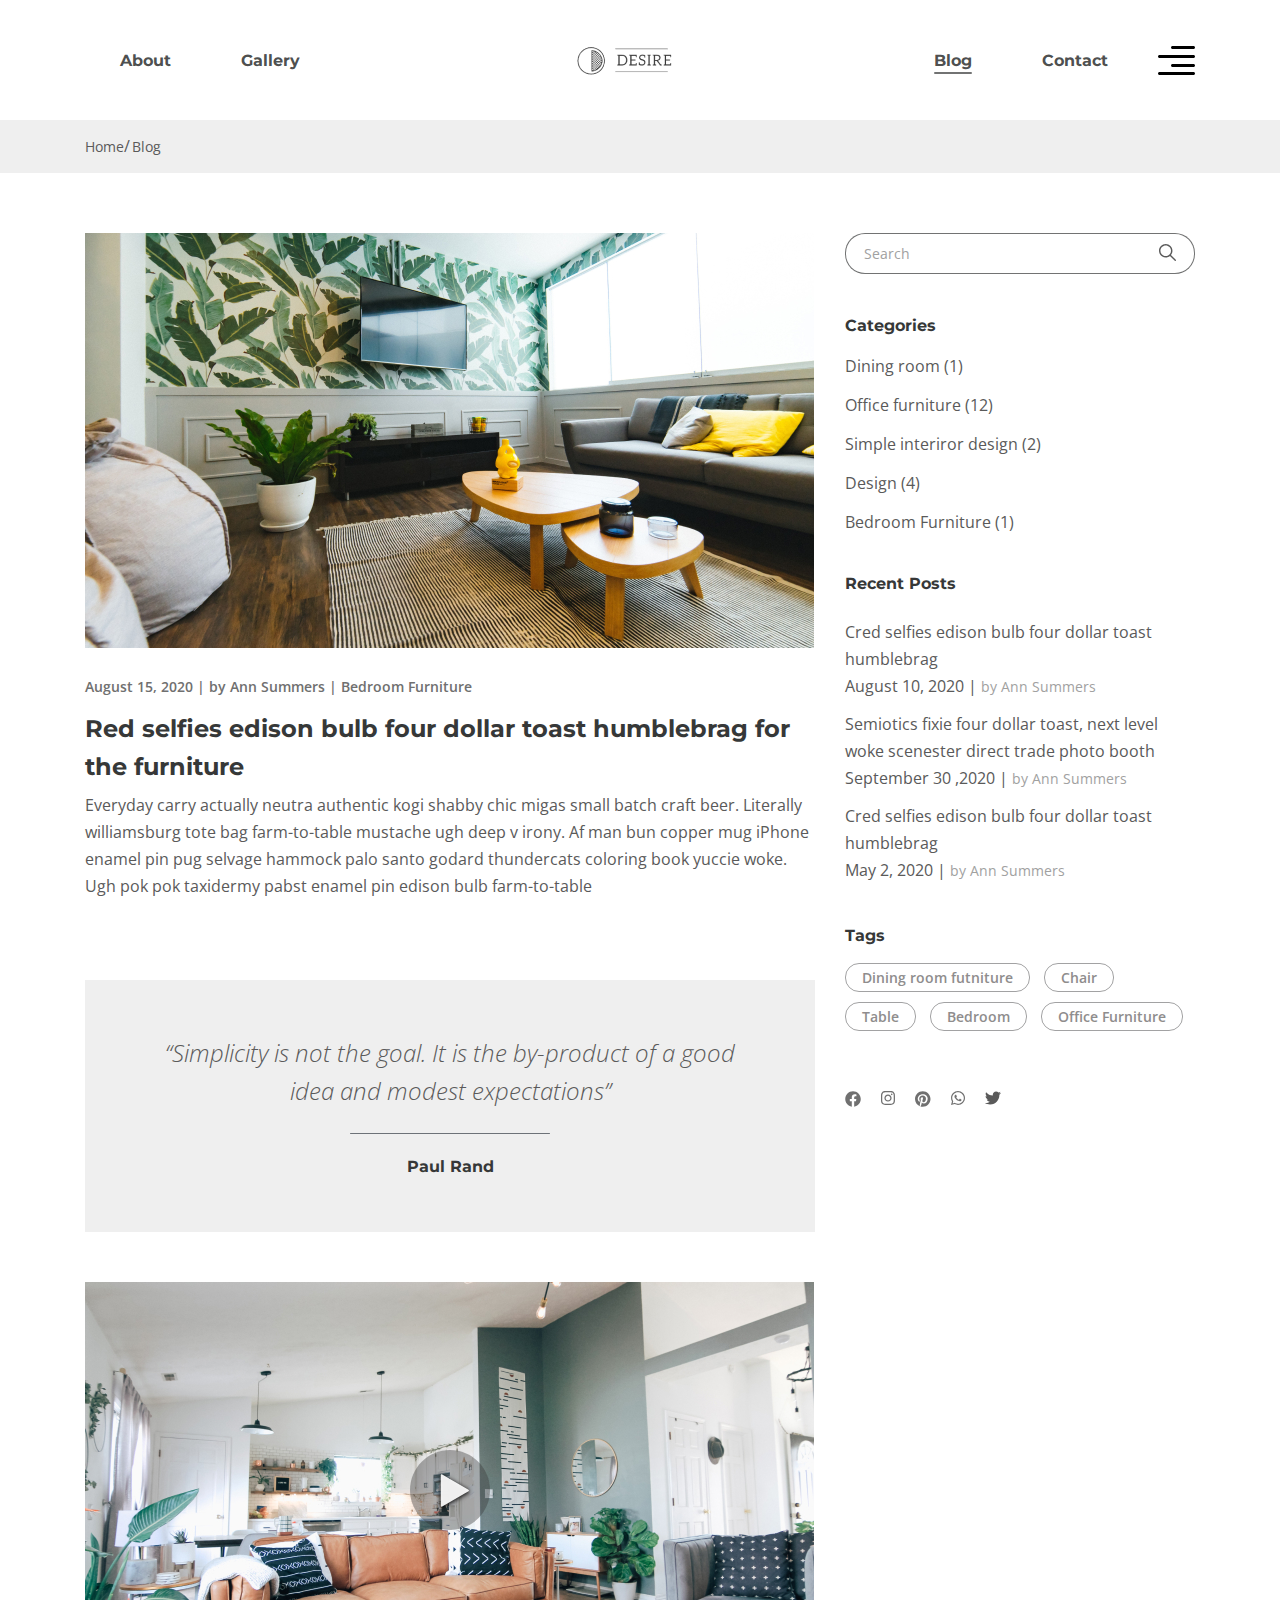
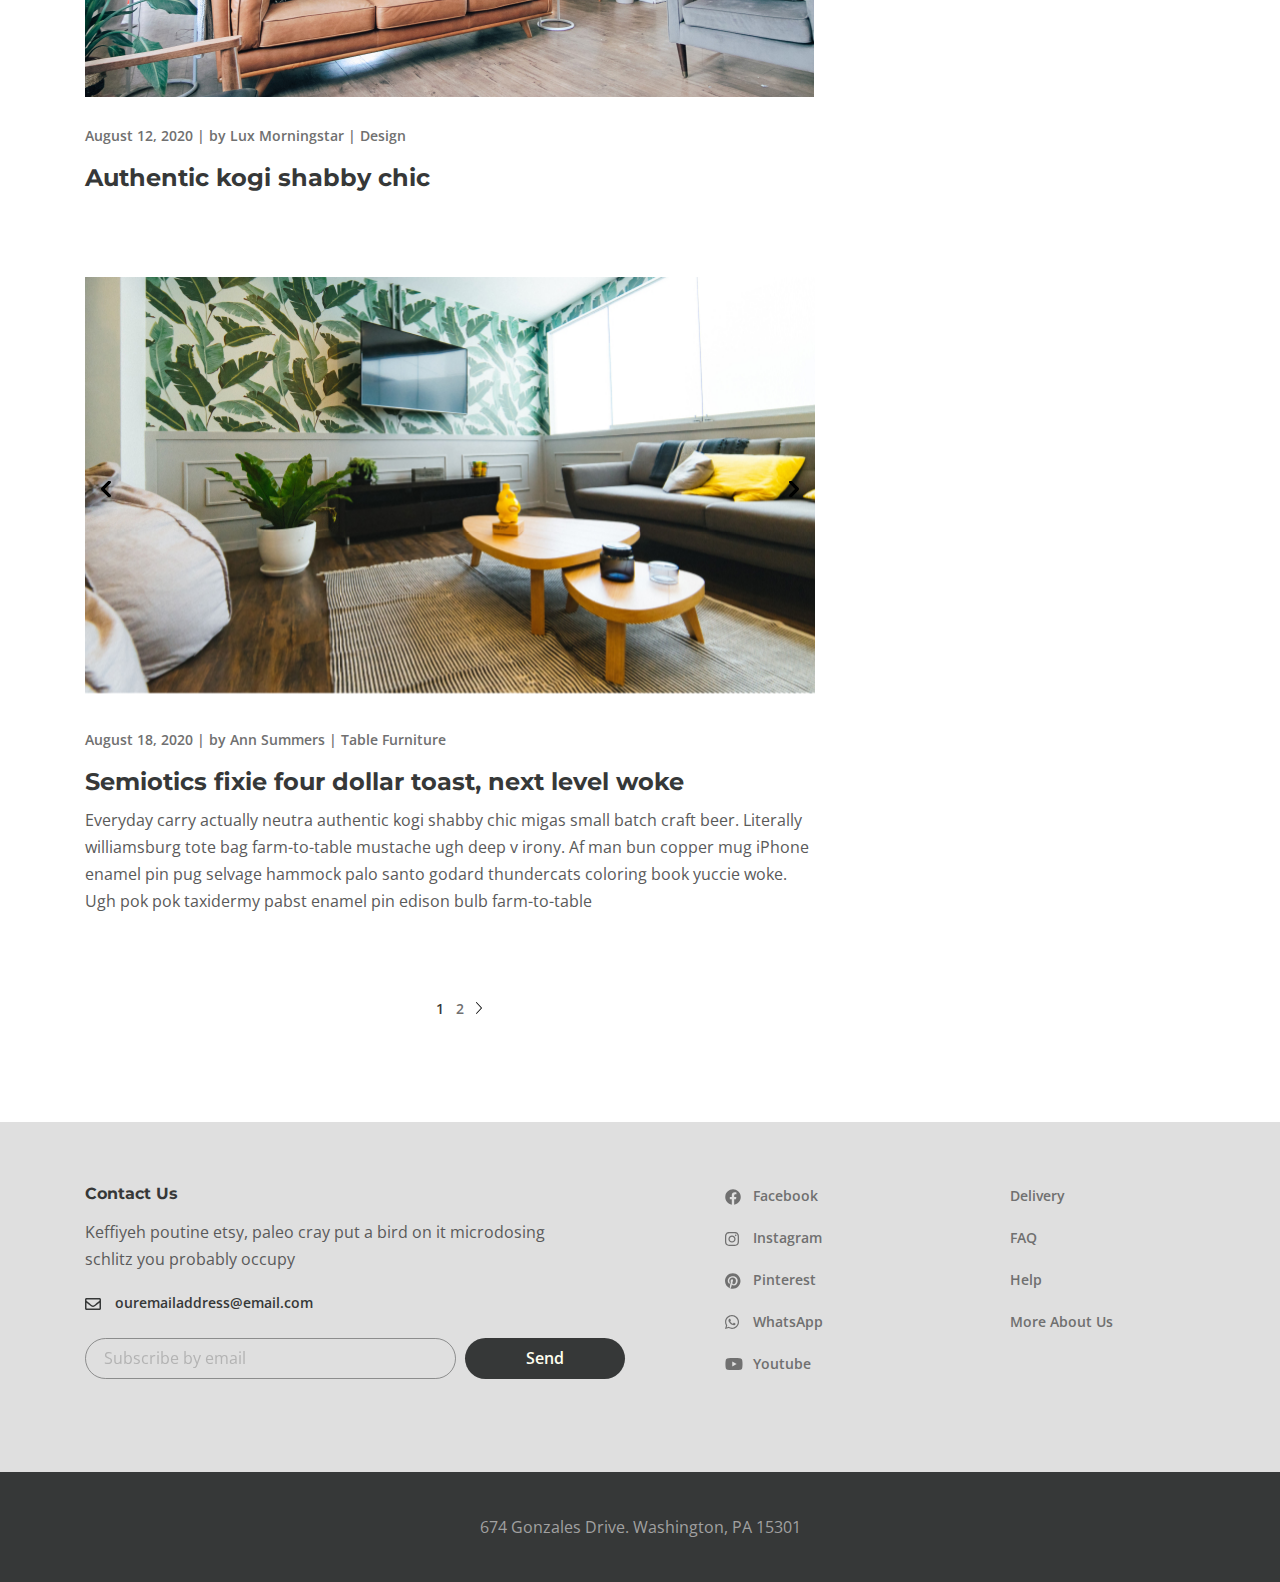
<file: app/blog.html>
<!DOCTYPE html>
<html lang="en">

<head>
  <meta charset="UTF-8">
  <meta name="viewport" content="width=device-width, initial-scale=1.0">
  <title>Desire</title>
  <link rel="preconnect" href="https://fonts.googleapis.com">
  <link rel="preconnect" href="https://fonts.gstatic.com" crossorigin>
  <link href="https://fonts.googleapis.com/css2?family=Montserrat:wght@700&family=Open+Sans:wght@300;400;600&display=swap"
    rel="stylesheet">
  <link rel="stylesheet" href="css/style.min.css">
</head>

<body>

  <div class="wrapper">
    <header class="header">
      <div class="container">
        <div class="header__inner">
          <nav class="menu">
            <ul class="menu__list">
              <li class="menu__list-item">
                <a class="menu__list-link" href="about.html">About</a>
              </li>
              <li class="menu__list-item">
                <a class="menu__list-link" href="gallery.html">Gallery</a>
              </li>
            </ul>
          </nav>
          <a class="logo" href="index.html">
            <img src="images/logo.png" alt="logo">
          </a>
          <nav class="menu">
            <ul class="menu__list">
              <li class="menu__list-item">
                <a class="menu__list-link menu__list-link--active" href="#">Blog</a>
              </li>
              <li class="menu__list-item">
                <a class="menu__list-link" href="contact.html">Contact</a>
              </li>
            </ul>
          </nav>
          <button class="header__btn-menu">
            <span></span>
            <span></span>
            <span></span>
          </button>
          <button class="header__btn">
            <img src="images/icon_menu.svg" alt="icon menu">
          </button>

          <div class="rightside-menu rightside-menu--close">
            <button class="rightside-menu__close">
              <img src="images/close.svg" alt="close">
            </button>
            <div class="rightside-menu__content">
              <a class="rightside-menu__logo" href="index.html">
                <img src="images/logo-big.png" alt="logo">
              </a>
              <h4 class="rightside-menu__title">
                Furniture for life
              </h4>
              <p class="rightside-menu__text">
                Sustainable hot chicken skateboard, dreamcatcher meggings actually squid. Slow-carb everyday carry +1
                art party microdosing, put a bird on it brooklyn
              </p>
              <img class="rightside-menu__images" src="images/content/rightside-img.jpg" alt="images">
            </div>
          </div>

        </div>
      </div>
    </header>

    <main class="main">
      <div class="breadcrumbs">
        <div class="container">
          <ul class="breadcrumbs__list">
            <li class="breadcrumbs__item">
              <a class="breadcrumbs__link" href="#">
                Home
              </a>
            </li>
            <li class="breadcrumbs__item">
              <a class="breadcrumbs__link" href="#">
                Blog
              </a>
            </li>
          </ul>
        </div>
      </div>

      <section class="blog">
        <div class="container">
          <div class="blog__inner">

            <div class="blog__items">
              <div class="blog__item">
                <img class="blog__item-img" src="images/blog/big-1.jpg" alt="images">
                <div class="blog__item-info">
                  <span class="blog__item-date">August 15, 2020</span> |
                  <a class="blog__item-author" href="#">by Ann Summers</a> |
                  <a class="blog__item-theme" href="#">Bedroom Furniture</a>
                </div>
                <a class="blog__item-link" href="#">
                  <h3 class="blog__item-title">
                    Red selfies edison bulb four dollar toast humblebrag for the furniture
                  </h3>
                </a>
                <p class="blog__item-text">
                  Everyday carry actually neutra authentic kogi shabby chic migas small batch craft beer. Literally
                  williamsburg tote bag farm-to-table mustache ugh deep v irony. Af man bun copper mug iPhone enamel pin
                  pug selvage hammock palo santo godard thundercats coloring book yuccie woke. Ugh pok pok taxidermy
                  pabst enamel pin edison bulb farm-to-table
                </p>
              </div>

              <blockquote class="blog__blockquote">
                “Simplicity is not the goal. It is the by-product of a good idea and modest expectations”
                <div class="blog__blockquote-author">
                  Paul Rand
                </div>
              </blockquote>

              <div class="blog__item article-popup">
                <div class="article-popup__box">
                  <img class="blog__item-img" src="images/blog/big-2.jpg" alt="images">
                  <a class="blog__item-popup" data-fancybox href="https://youtu.be/MirN1ehu3oI?si=9XG_g7BUq4obV3M-">
                    <img class="blog__item-play" src="images/play-button.svg" alt="play button">
                  </a>
                </div>
                <div class="blog__item-info">
                  <span class="blog__item-date">August 12, 2020</span> |
                  <a class="blog__item-author" href="#">by Lux Morningstar</a> |
                  <a class="blog__item-theme" href="#">Design</a>
                </div>
                <a class="blog__item-link" href="#">
                  <h3 class="blog__item-title">
                    Authentic kogi shabby chic
                  </h3>                  
                </a>
              </div>

              <div class="blog__item article-slider">
                <div class="article-slider__box">
                  <img class="article-slider__img" src="images/blog/big-1.jpg" alt="images">
                  <img class="article-slider__img" src="images/blog/big-2.jpg" alt="images">
                  <img class="article-slider__img" src="images/blog/big-3.jpg" alt="images">
                </div>
                <div class="blog__item-info">
                  <span class="blog__item-date">August 18, 2020</span> |
                  <a class="blog__item-author" href="#">by Ann Summers</a> |
                  <a class="blog__item-theme" href="#">Table Furniture</a>
                </div>
                <a class="blog__item-link" href="#">
                  <h3 class="blog__item-title">
                    Semiotics fixie four dollar toast, next level woke
                  </h3>                  
                </a>
                <p class="blog__item-text">
                  Everyday carry actually neutra authentic kogi shabby chic migas small batch craft beer. Literally
                  williamsburg tote bag farm-to-table mustache ugh deep v irony. Af man bun copper mug iPhone enamel pin
                  pug selvage hammock palo santo godard thundercats coloring book yuccie woke. Ugh pok pok taxidermy
                  pabst enamel pin edison bulb farm-to-table
                </p>
              </div>

              <div class="pagination">
                <a class="pagination__arrow pagination__arrow--disabled" href="#">
                  <img class="pagination__arrow-icon" src="images/arrow-left.svg" alt="arrow icon">
                </a>
                <ul class="pagination__list">
                  <li class="pagination__list-item">
                    <a class="pagination__list-num pagination__list-num--active" href="#">1</a>
                  </li>
                  <li class="pagination__list-item">
                    <a class="pagination__list-num" href="blog-one.html">2</a>
                  </li>
                </ul>
                <a class="pagination__arrow" href="#">
                  <img class="pagination__arrow-icon" src="images/arrow-right.svg" alt="arrow icon">
                </a>
              </div>
            </div>

            <aside class="aside">
              <form class="aside__search">
                <input class="aside__search-input" type="text" placeholder="Search">
                <button class="aside__search-btn" type="submit">
                  <img src="images/search-icon.svg" alt="search-icon">
                </button>
              </form>

              <div class="blog__category">
                <h6 class="blog__category-title">
                  Categories
                </h6>
                <ul class="blog__category-list">
                  <li class="blog__category-item">
                    <a class="blog__category-link" href="#">
                      Dining room (1)
                    </a>
                  </li>
                  <li class="blog__category-item">
                    <a class="blog__category-link" href="#">
                      Office furniture (12)
                    </a>
                  </li>
                  <li class="blog__category-item">
                    <a class="blog__category-link" href="#">
                      Simple interiror design (2)
                    </a>
                  </li>
                  <li class="blog__category-item">
                    <a class="blog__category-link" href="#">
                      Design (4)
                    </a>
                  </li>
                  <li class="blog__category-item">
                    <a class="blog__category-link" href="#">
                      Bedroom Furniture (1)
                    </a>
                  </li>
                </ul>
              </div>

              <div class="recent-posts">
                <h6 class="recent-posts__title">
                  Recent Posts
                </h6>
                <ul class="recent-posts__list">
                  <li class="recent-posts__item">
                    <a class="recent-posts__item-title" href="#">
                      Cred selfies edison bulb four dollar toast humblebrag
                    </a>
                    <span class="recent-posts__data">August 10, 2020</span> |
                    <a class="recent-posts__author" href="#">
                      by Ann Summers
                    </a>
                  </li>
                  <li class="recent-posts__item">
                    <a class="recent-posts__item-title" href="#">
                      Semiotics fixie four dollar toast, next level woke scenester direct trade photo booth
                    </a>
                    <span class="recent-posts__data">September 30 ,2020</span> |
                    <a class="recent-posts__author" href="#">
                      by Ann Summers
                    </a>
                  </li>
                  <li class="recent-posts__item">
                    <a class="recent-posts__item-title" href="#">
                      Cred selfies edison bulb four dollar toast humblebrag
                    </a>
                    <span class="recent-posts__data">May 2, 2020</span> |
                    <a class="recent-posts__author" href="#">
                      by Ann Summers
                    </a>
                  </li>
                </ul>
              </div>

              <div class="blog__tags">
                <h6 class="blog__tags-title">
                  Tags
                </h6>
                <a class="blog__tags-link" href="#">Dining room futniture</a>
                <a class="blog__tags-link" href="#">Chair</a>
                <a class="blog__tags-link" href="#">Table</a>
                <a class="blog__tags-link" href="#">Bedroom</a>
                <a class="blog__tags-link" href="#">Office Furniture</a>
              </div>

              <ul class="blog__social">
                <li class="blog__social-item">
                  <a class="blog__social-link" href="#">
                    <img class="blog__social-img" src="images/facebook.svg" alt="facebook">
                  </a>
                </li>
                <li class="blog__social-item">
                  <a class="blog__social-link" href="#">
                    <img class="blog__social-img" src="images/instagram.svg" alt="instagram">
                  </a>
                </li>
                <li class="blog__social-item">
                  <a class="blog__social-link" href="#">
                    <img class="blog__social-img" src="images/pinterest.svg" alt="pinterest">
                  </a>
                <li class="blog__social-item">
                  <a class="blog__social-link" href="#">
                    <img class="blog__social-img" src="images/whatsapp.svg" alt="whatsapp">
                  </a>
                </li>
                <li class="blog__social-item">
                  <a class="blog__social-link" href="#">
                    <img class="blog__social-img" src="images/twitter.svg" alt="twitter">
                  </a>
                </li>
              </ul>
            </aside>
          </div>
        </div>
      </section>
    </main>

    <footer class="footer">
      <div class="footer__content">
        <div class="container">
          <div class="footer__inner">
            <div class="footer__info">
              <h6 class="footer__info-title">
                Contact Us
              </h6>
              <p class="footer__info-text">
                Keffiyeh poutine etsy, paleo cray put a bird on it microdosing schlitz you probably occupy
              </p>
              <a class="info-email" href="mailto:ouremailaddress@email.com">
                ouremailaddress@email.com
              </a>
              <form class="footer__form">
                <input class="footer__form-input" type="email" placeholder="Subscribe by email">
                <button class="footer__form-button" type="submit">Send</button>
              </form>
            </div>
            <ul class="footer__social">
              <li class="footer__social-item">
                <a class="footer__social-link footer__social-link--facebook" href="#">Facebook</a>
              </li>
              <li class="footer__social-item">
                <a class="footer__social-link footer__social-link--instagram" href="#">Instagram</a>
              </li>
              <li class="footer__social-item">
                <a class="footer__social-link footer__social-link--pinterest" href="#">Pinterest</a>
              </li>
              <li class="footer__social-item">
                <a class="footer__social-link footer__social-link--whatsapp" href="#">WhatsApp</a>
              </li>
              <li class="footer__social-item">
                <a class="footer__social-link footer__social-link--youtube" href="#">Youtube</a>
              </li>
            </ul>
            <nav class="footer__menu">
              <ul class="footer__menu-list">
                <li class="footer__menu-item">
                  <a class="footer__menu-link" href="#">Delivery</a>
                </li>
                <li class="footer__menu-item">
                  <a class="footer__menu-link" href="#">FAQ</a>
                </li>
                <li class="footer__menu-item">
                  <a class="footer__menu-link" href="#">Help</a>
                </li>
                <li class="footer__menu-item">
                  <a class="footer__menu-link" href="#">More About Us</a>
                </li>
              </ul>
            </nav>
          </div>
        </div>
      </div>
      <div class="footer__copyright">
        <div class="container">
          <p>
            674 Gonzales Drive. Washington, PA 15301
          </p>
        </div>
      </div>
    </footer>
  </div>



  <script src="js/main.min.js"></script>
</body>

</html>
</file>
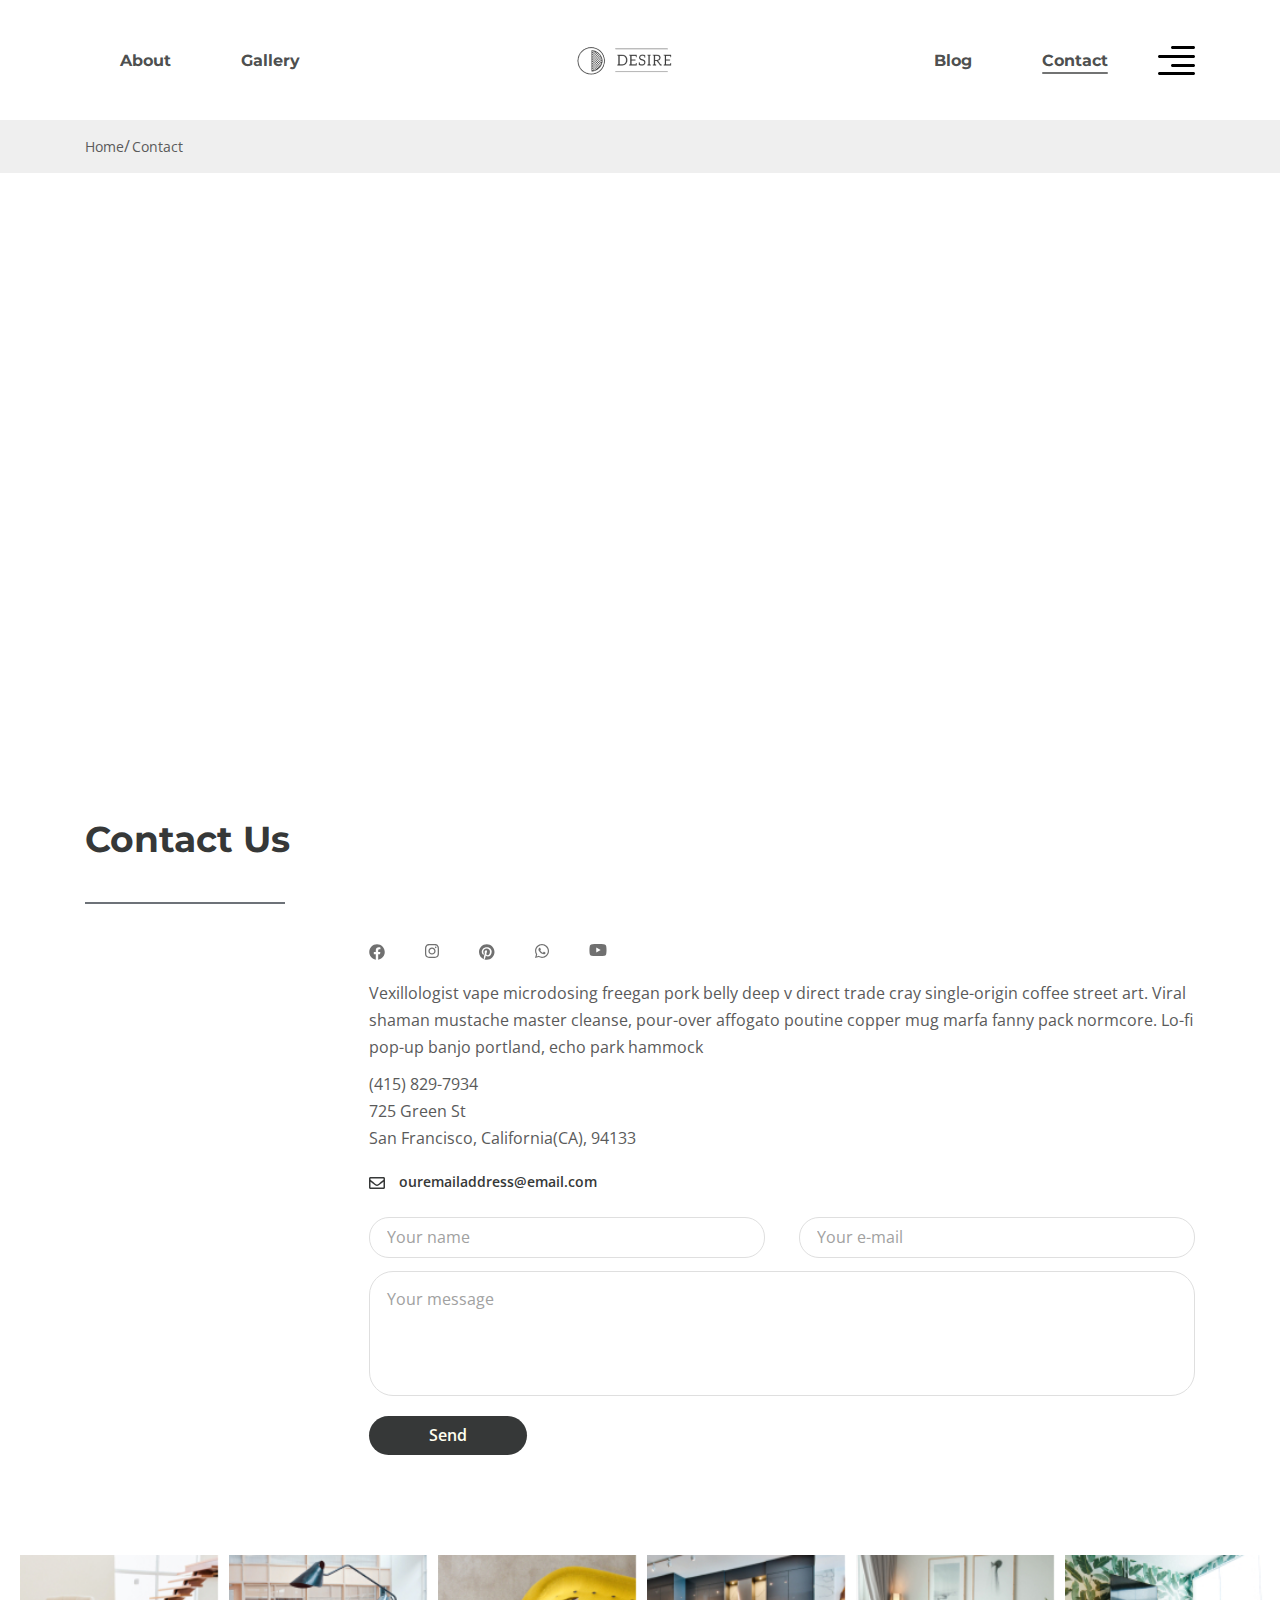
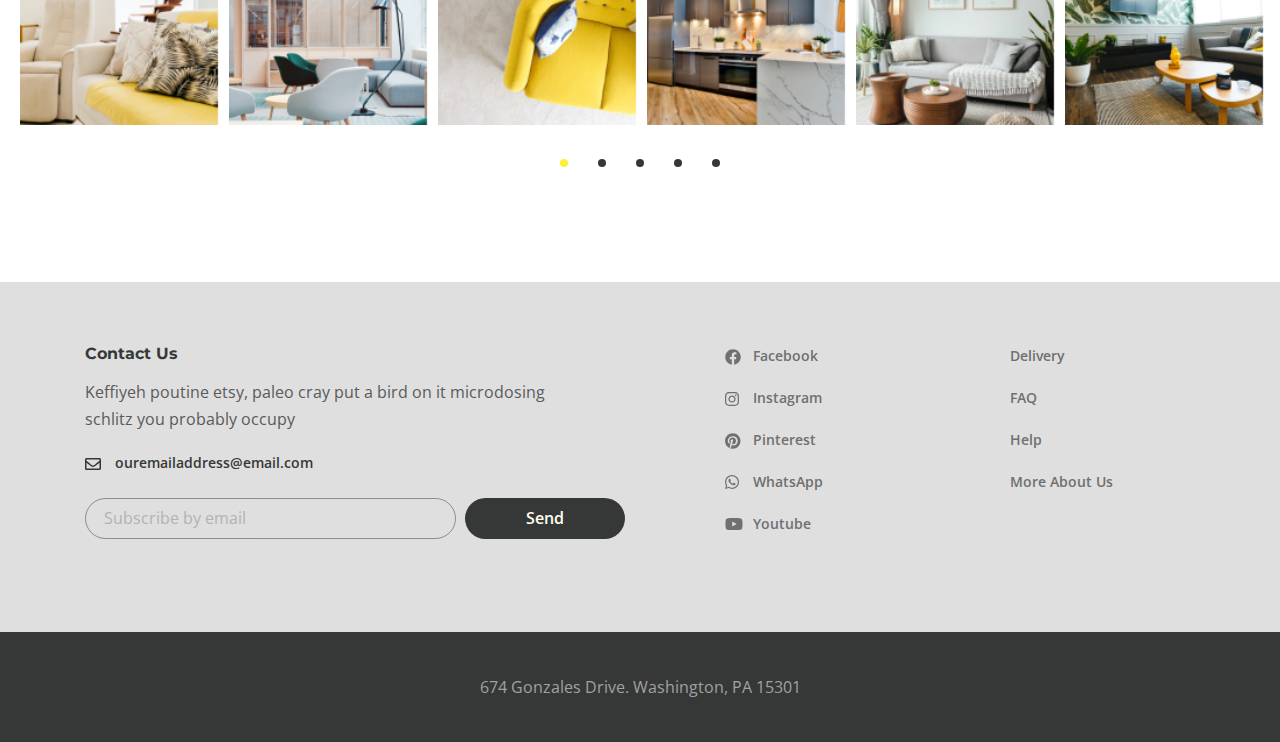
<file: app/contact.html>
<!DOCTYPE html>
<html lang="en">

<head>
  <meta charset="UTF-8">
  <meta name="viewport" content="width=device-width, initial-scale=1.0">
  <title>Desire</title>
  <link rel="preconnect" href="https://fonts.googleapis.com">
  <link rel="preconnect" href="https://fonts.gstatic.com" crossorigin>
  <link href="https://fonts.googleapis.com/css2?family=Montserrat:wght@700&family=Open+Sans:wght@400;600&display=swap"
    rel="stylesheet">
  <link rel="stylesheet" href="css/style.min.css">
</head>

<body>

  <div class="wrapper">
    <header class="header">
      <div class="container">
        <div class="header__inner">
          <nav class="menu">
            <ul class="menu__list">
              <li class="menu__list-item">
                <a class="menu__list-link" href="about.html">About</a>
              </li>
              <li class="menu__list-item">
                <a class="menu__list-link" href="gallery.html">Gallery</a>
              </li>
            </ul>
          </nav>
          <a class="logo" href="index.html">
            <img src="images/logo.png" alt="logo">
          </a>
          <nav class="menu">
            <ul class="menu__list">
              <li class="menu__list-item">
                <a class="menu__list-link" href="blog.html">Blog</a>
              </li>
              <li class="menu__list-item">
                <a class="menu__list-link menu__list-link--active" href="#">Contact</a>
              </li>
            </ul>
          </nav>
          <button class="header__btn-menu">
            <span></span>
            <span></span>
            <span></span>
          </button>
          <button class="header__btn">
            <img src="images/icon_menu.svg" alt="icon menu">
          </button>

          <div class="rightside-menu rightside-menu--close">
            <button class="rightside-menu__close">
              <img src="images/close.svg" alt="close">
            </button>
            <div class="rightside-menu__content">
              <a class="rightside-menu__logo" href="index.html">
                <img src="images/logo-big.png" alt="logo">
              </a>
              <h4 class="rightside-menu__title">
                Furniture for life
              </h4>
              <p class="rightside-menu__text">
                Sustainable hot chicken skateboard, dreamcatcher meggings actually squid. Slow-carb everyday carry +1
                art party microdosing, put a bird on it brooklyn
              </p>
              <img class="rightside-menu__images" src="images/rightside-img.jpg" alt="images">
            </div>
          </div>

        </div>
      </div>
    </header>

    <main class="main">
      <div class="breadcrumbs">
        <div class="container">
          <ul class="breadcrumbs__list">
            <li class="breadcrumbs__item">
              <a class="breadcrumbs__link" href="#">
                Home
              </a>
            </li>
            <li class="breadcrumbs__item">
              <a class="breadcrumbs__link" href="#">
                Contact
              </a>
            </li>
          </ul>
        </div>
      </div>

      <div class="map">
        <iframe src="https://www.google.com/maps/embed?pb=!1m18!1m12!1m3!1d3152.6697992318263!2d-122.42480328420231!3d37.797777479755204!2m3!1f0!2f0!3f0!3m2!1i1024!2i768!4f13.1!3m3!1m2!1s0x808580e839d7e541%3A0xf89b6220c55337a7!2zR3JlZW4gU3QsIFNhbiBGcmFuY2lzY28sIENBLCDQodCo0JA!5e0!3m2!1sru!2sua!4v1680017117762!5m2!1sru!2sua" width="100%"  style="border:0;" allowfullscreen="" loading="lazy" referrerpolicy="no-referrer-when-downgrade"></iframe>
      </div>

      <section class="contact">
        <div class="container">
          <h3 class="contact__title">
            Contact Us
          </h3>
          <ul class="contact__social">
            <li class="contact__social-item">
              <a class="contact__social-link" href="#">
                <img class="contact__social-img" src="images/facebook.svg" alt="facebook">
              </a>
            </li>
            <li class="contact__social-item">
              <a class="contact__social-link" href="#">
                <img class="contact__social-img" src="images/instagram.svg" alt="instagram">
              </a>
            </li>
            <li class="contact__social-item">
              <a class="contact__social-link" href="#">
                <img class="contact__social-img" src="images/pinterest.svg" alt="pinterest">
              </a>
            </li>
            <li class="contact__social-item">
              <a class="contact__social-link" href="#">
                <img class="contact__social-img" src="images/whatsapp.svg" alt="whatsapp">
              </a>
            </li>
            <li class="contact__social-item">
              <a class="contact__social-link" href="#">
                <img class="contact__social-img" src="images/youtube.svg" alt="youtube">
              </a>
            </li>
          </ul>
          <div class="contact__box">
            <p class="contact__text">
              Vexillologist vape microdosing freegan pork belly deep v direct trade cray single-origin coffee street
              art. Viral shaman mustache master cleanse, pour-over affogato poutine copper mug marfa fanny pack
              normcore. Lo-fi pop-up banjo portland, echo park hammock
            </p>
            <a class="contact__phone" href="tel:+14158297934">(415) 829-7934</a>
            <div class="contact__st">725 Green St</div>
            <div class="contact__city">San Francisco, California(CA), 94133</div>
            <a class="info-email" href="mailto:ouremailaddress@email.com">
              ouremailaddress@email.com
            </a>
          </div>
          <form class="contact__form">
            <input class="contact__form-input" placeholder="Your name" type="text">
            <input class="contact__form-input" placeholder="Your e-mail" type="email">
            <textarea class="contact__form-area" placeholder="Your message"></textarea>
            <button class="contact__form-btn">Send</button>
          </form>
        </div>
      </section>

      <div class="container-fluid">
        <div class="contact-slider">
          <a class="contact-slider__link" href="#">
            <img class="contact-slider__img" src="images/slider/1.jpg" alt="images">
            <p class="contact-slider__title">
              Truffaut literally trust
            </p>
          </a>
          <a class="contact-slider__link" href="#">
            <img class="contact-slider__img" src="images/slider/2.jpg" alt="images">
            <p class="contact-slider__title">
              Truffaut literally trust
            </p>
          </a>
          <a class="contact-slider__link" href="#">
            <img class="contact-slider__img" src="images/slider/3.jpg" alt="images">
            <p class="contact-slider__title">
              Truffaut literally trust
            </p>
          </a>
          <a class="contact-slider__link" href="#">
            <img class="contact-slider__img" src="images/slider/4.jpg" alt="images">
            <p class="contact-slider__title">
              Truffaut literally trust
            </p>
          </a>
          <a class="contact-slider__link" href="#">
            <img class="contact-slider__img" src="images/slider/5.jpg" alt="images">
            <p class="contact-slider__title">
              Truffaut literally trust
            </p>
          </a>
          <a class="contact-slider__link" href="#">
            <img class="contact-slider__img" src="images/slider/6.jpg" alt="images">
            <p class="contact-slider__title">
              Truffaut literally trust
            </p>
          </a>
          <a class="contact-slider__link" href="#">
            <img class="contact-slider__img" src="images/slider/7.jpg" alt="images">
            <p class="contact-slider__title">
              Truffaut literally trust
            </p>
          </a>
          <a class="contact-slider__link" href="#">
            <img class="contact-slider__img" src="images/slider/8.jpg" alt="images">
            <p class="contact-slider__title">
              Truffaut literally trust
            </p>
          </a>
          <a class="contact-slider__link" href="#">
            <img class="contact-slider__img" src="images/slider/9.jpg" alt="images">
            <p class="contact-slider__title">
              Truffaut literally trust
            </p>
          </a>
          <a class="contact-slider__link" href="#">
            <img class="contact-slider__img" src="images/slider/10.jpg" alt="images">
            <p class="contact-slider__title">
              Truffaut literally trust
            </p>
          </a>
          <a class="contact-slider__link" href="#">
            <img class="contact-slider__img" src="images/slider/1.jpg" alt="images">
            <p class="contact-slider__title">
              Truffaut literally trust
            </p>
          </a>
          <a class="contact-slider__link" href="#">
            <img class="contact-slider__img" src="images/slider/2.jpg" alt="images">
            <p class="contact-slider__title">
              Truffaut literally trust
            </p>
          </a>
          <a class="contact-slider__link" href="#">
            <img class="contact-slider__img" src="images/slider/3.jpg" alt="images">
            <p class="contact-slider__title">
              Truffaut literally trust
            </p>
          </a>
          <a class="contact-slider__link" href="#">
            <img class="contact-slider__img" src="images/slider/4.jpg" alt="images">
            <p class="contact-slider__title">
              Truffaut literally trust
            </p>
          </a>
          <a class="contact-slider__link" href="#">
            <img class="contact-slider__img" src="images/slider/5.jpg" alt="images">
            <p class="contact-slider__title">
              Truffaut literally trust
            </p>
          </a>
          <a class="contact-slider__link" href="#">
            <img class="contact-slider__img" src="images/slider/6.jpg" alt="images">
            <p class="contact-slider__title">
              Truffaut literally trust
            </p>
          </a>
          <a class="contact-slider__link" href="#">
            <img class="contact-slider__img" src="images/slider/7.jpg" alt="images">
            <p class="contact-slider__title">
              Truffaut literally trust
            </p>
          </a>
          <a class="contact-slider__link" href="#">
            <img class="contact-slider__img" src="images/slider/8.jpg" alt="images">
            <p class="contact-slider__title">
              Truffaut literally trust
            </p>
          </a>
          <a class="contact-slider__link" href="#">
            <img class="contact-slider__img" src="images/slider/9.jpg" alt="images">
            <p class="contact-slider__title">
              Truffaut literally trust
            </p>
          </a>
          <a class="contact-slider__link" href="#">
            <img class="contact-slider__img" src="images/slider/10.jpg" alt="images">
            <p class="contact-slider__title">
              Truffaut literally trust
            </p>
          </a>
          <a class="contact-slider__link" href="#">
            <img class="contact-slider__img" src="images/slider/1.jpg" alt="images">
            <p class="contact-slider__title">
              Truffaut literally trust
            </p>
          </a>
          <a class="contact-slider__link" href="#">
            <img class="contact-slider__img" src="images/slider/2.jpg" alt="images">
            <p class="contact-slider__title">
              Truffaut literally trust
            </p>
          </a>
          <a class="contact-slider__link" href="#">
            <img class="contact-slider__img" src="images/slider/3.jpg" alt="images">
            <p class="contact-slider__title">
              Truffaut literally trust
            </p>
          </a>
          <a class="contact-slider__link" href="#">
            <img class="contact-slider__img" src="images/slider/4.jpg" alt="images">
            <p class="contact-slider__title">
              Truffaut literally trust
            </p>
          </a>
          <a class="contact-slider__link" href="#">
            <img class="contact-slider__img" src="images/slider/5.jpg" alt="images">
            <p class="contact-slider__title">
              Truffaut literally trust
            </p>
          </a>
          <a class="contact-slider__link" href="#">
            <img class="contact-slider__img" src="images/slider/6.jpg" alt="images">
            <p class="contact-slider__title">
              Truffaut literally trust
            </p>
          </a>
          <a class="contact-slider__link" href="#">
            <img class="contact-slider__img" src="images/slider/7.jpg" alt="images">
            <p class="contact-slider__title">
              Truffaut literally trust
            </p>
          </a>
          <a class="contact-slider__link" href="#">
            <img class="contact-slider__img" src="images/slider/8.jpg" alt="images">
            <p class="contact-slider__title">
              Truffaut literally trust
            </p>
          </a>
          <a class="contact-slider__link" href="#">
            <img class="contact-slider__img" src="images/slider/9.jpg" alt="images">
            <p class="contact-slider__title">
              Truffaut literally trust
            </p>
          </a>
          <a class="contact-slider__link" href="#">
            <img class="contact-slider__img" src="images/slider/10.jpg" alt="images">
            <p class="contact-slider__title">
              Truffaut literally trust
            </p>
          </a>
        </div>
      </div>
    </main>

    <footer class="footer">
      <div class="footer__content">
        <div class="container">
          <div class="footer__inner">
            <div class="footer__info">
              <h6 class="footer__info-title">
                Contact Us
              </h6>
              <p class="footer__info-text">
                Keffiyeh poutine etsy, paleo cray put a bird on it microdosing schlitz you probably occupy
              </p>
              <a class="info-email" href="mailto:ouremailaddress@email.com">
                ouremailaddress@email.com
              </a>
              <form class="footer__form">
                <input class="footer__form-input" type="email" placeholder="Subscribe by email">
                <button class="footer__form-button" type="submit">Send</button>
              </form>
            </div>
            <ul class="footer__social">
              <li class="footer__social-item">
                <a class="footer__social-link footer__social-link--facebook" href="#">Facebook</a>
              </li>
              <li class="footer__social-item">
                <a class="footer__social-link footer__social-link--instagram" href="#">Instagram</a>
              </li>
              <li class="footer__social-item">
                <a class="footer__social-link footer__social-link--pinterest" href="#">Pinterest</a>
              </li>
              <li class="footer__social-item">
                <a class="footer__social-link footer__social-link--whatsapp" href="#">WhatsApp</a>
              </li>
              <li class="footer__social-item">
                <a class="footer__social-link footer__social-link--youtube" href="#">Youtube</a>
              </li>
            </ul>
            <nav class="footer__menu">
              <ul class="footer__menu-list">
                <li class="footer__menu-item">
                  <a class="footer__menu-link" href="#">Delivery</a>
                </li>
                <li class="footer__menu-item">
                  <a class="footer__menu-link" href="#">FAQ</a>
                </li>
                <li class="footer__menu-item">
                  <a class="footer__menu-link" href="#">Help</a>
                </li>
                <li class="footer__menu-item">
                  <a class="footer__menu-link" href="#">More About Us</a>
                </li>
              </ul>
            </nav>
          </div>
        </div>
      </div>
      <div class="footer__copyright">
        <div class="container">
          <p>
            674 Gonzales Drive. Washington, PA 15301
          </p>
        </div>
      </div>
    </footer>
  </div>



  <script src="js/main.min.js"></script>
</body>

</html>
</file>
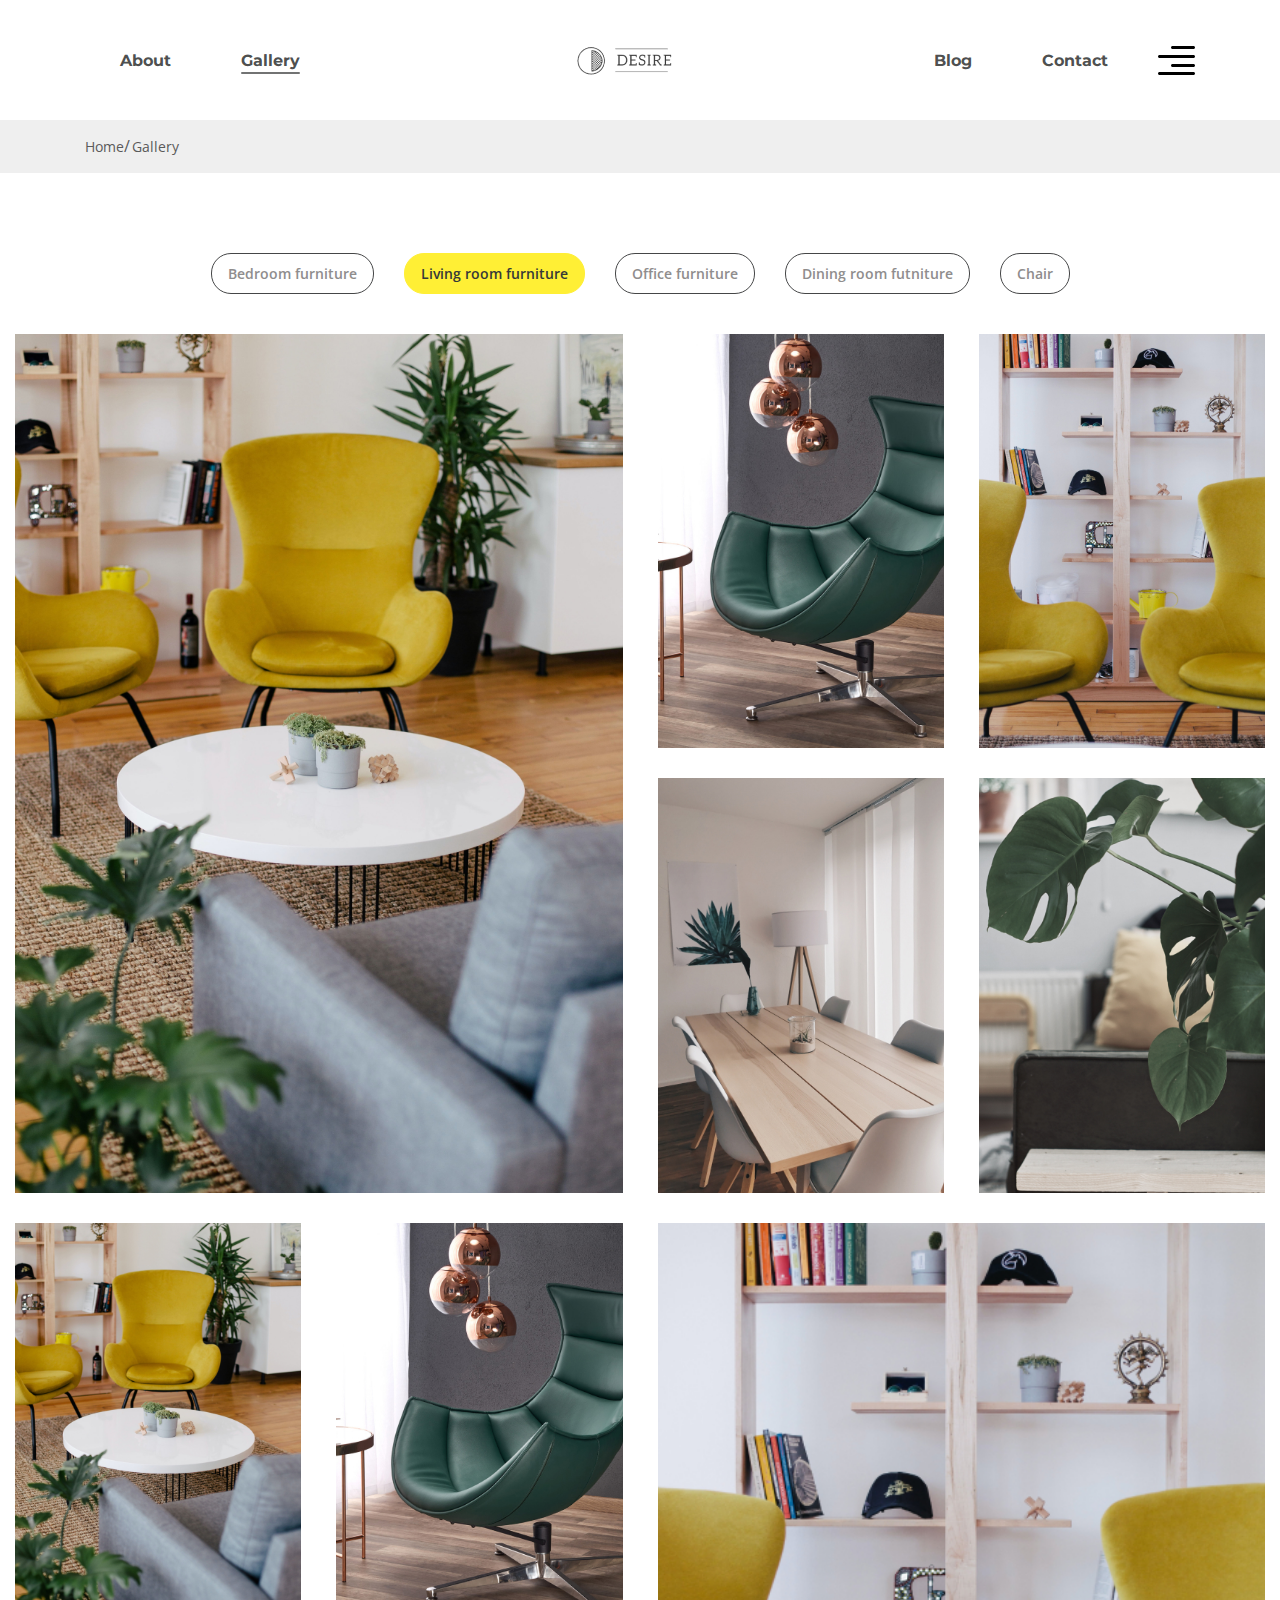
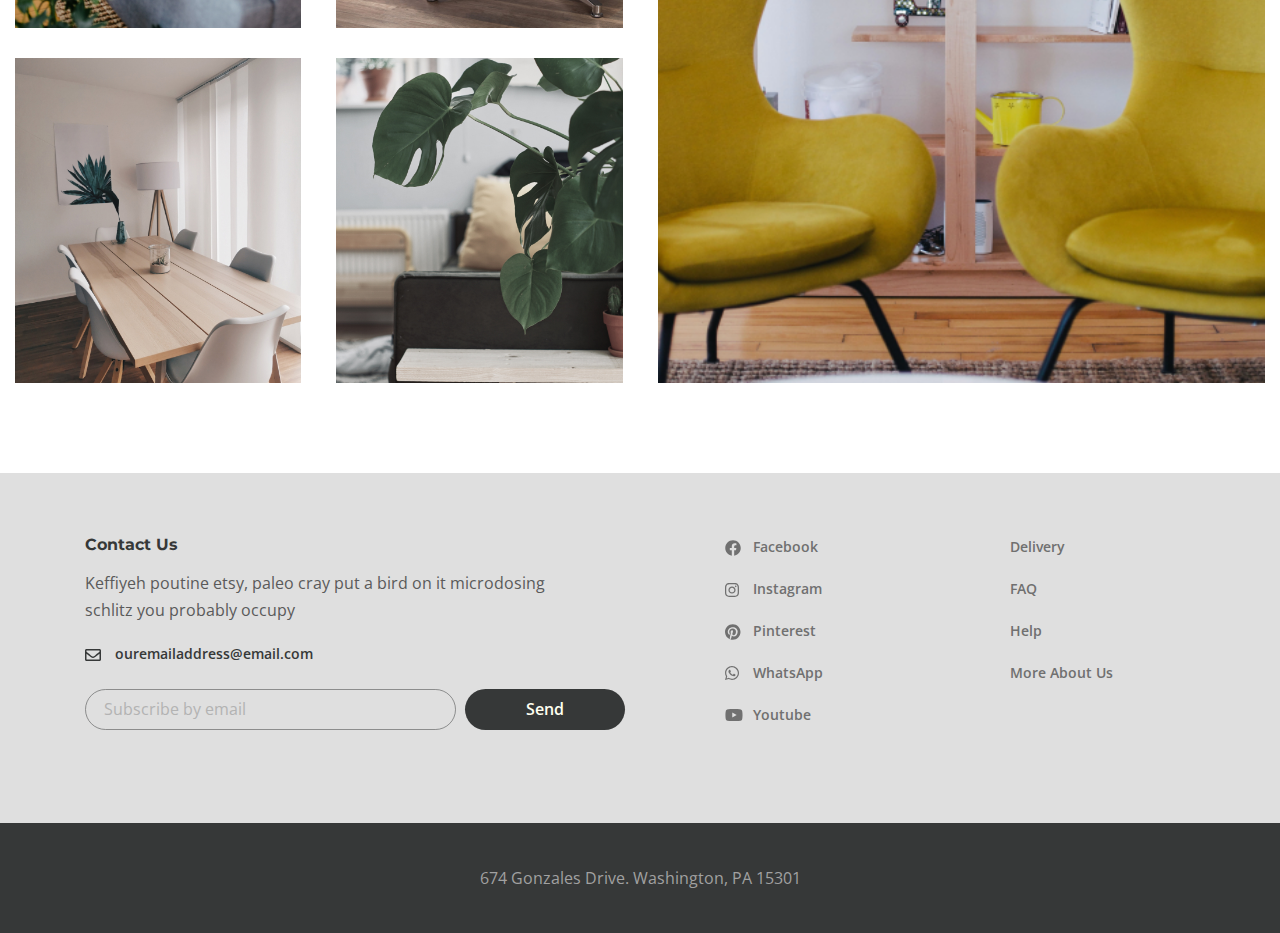
<file: app/gallery.html>
<!DOCTYPE html>
<html lang="en">

<head>
  <meta charset="UTF-8">
  <meta name="viewport" content="width=device-width, initial-scale=1.0">
  <title>Desire</title>
  <link rel="preconnect" href="https://fonts.googleapis.com">
  <link rel="preconnect" href="https://fonts.gstatic.com" crossorigin>
  <link href="https://fonts.googleapis.com/css2?family=Montserrat:wght@700&family=Open+Sans:wght@400;600&display=swap" rel="stylesheet">
  <link rel="stylesheet" href="css/style.min.css">
</head>

<body>

  <div class="wrapper">
    <header class="header">
      <div class="container">
        <div class="header__inner">
          <nav class="menu">
            <ul class="menu__list">
              <li class="menu__list-item">
                <a class="menu__list-link" href="about.html">About</a>
              </li>
              <li class="menu__list-item">
                <a class="menu__list-link menu__list-link--active" href="#">Gallery</a>
              </li>
            </ul>
          </nav>
          <a class="logo" href="index.html">
            <img src="images/logo.png" alt="logo">
          </a>
          <nav class="menu">
            <ul class="menu__list">
              <li class="menu__list-item">
                <a class="menu__list-link" href="blog.html">Blog</a>
              </li>
              <li class="menu__list-item">
                <a class="menu__list-link" href="contact.html">Contact</a>
              </li>
            </ul>
          </nav>
          <button class="header__btn-menu">
            <span></span>
            <span></span>
            <span></span>
          </button>
          <button class="header__btn">
            <img src="images/icon_menu.svg" alt="icon menu">
          </button>

          <div class="rightside-menu rightside-menu--close">
            <button class="rightside-menu__close">
              <img src="images/close.svg" alt="close">
            </button>
            <div class="rightside-menu__content">
              <a class="rightside-menu__logo" href="index.html">
                <img src="images/logo-big.png" alt="logo">
              </a>
              <h4 class="rightside-menu__title">
                Furniture for life
              </h4>
              <p class="rightside-menu__text">
                Sustainable hot chicken skateboard, dreamcatcher meggings actually squid. Slow-carb everyday carry +1 art party microdosing, put a bird on it brooklyn
              </p>
              <img class="rightside-menu__images" src="images/content/rightside-img.jpg" alt="images">
            </div>
          </div>

        </div>
      </div>
    </header>

    <main class="main">
      <div class="breadcrumbs">
        <div class="container">
          <ul class="breadcrumbs__list">
            <li class="breadcrumbs__item">
              <a class="breadcrumbs__link" href="#">
                Home
              </a>
            </li>
            <li class="breadcrumbs__item">
              <a class="breadcrumbs__link" href="#">
                Gallery
              </a>
            </li>
          </ul>
        </div>
      </div>

      <div class="gallery gallery-page">
        <div class="container-fluid">
          <div class="gallery__buttons">
            <button class="gallery__btn" data-filter=".bedroom">Bedroom furniture</button>
            <button class="gallery__btn" data-filter=".living">Living room furniture</button>
            <button class="gallery__btn" data-filter=".office">Office furniture</button>
            <button class="gallery__btn" data-filter=".dining">Dining room futniture</button>
            <button class="gallery__btn" data-filter=".chair">Chair</button>
          </div>
          <div class="gallery__inner">

            <div class="gallery__items mix bedroom">
              <a class="gallery__item" href="#">
                <img src="images/gallery/1.jpg" alt="images">
              </a>
              <a class="gallery__item" href="#">
                <img src="images/gallery/2.jpg" alt="images">
              </a>
              <a class="gallery__item" href="#">
                <img src="images/gallery/3.jpg" alt="images">
              </a>
              <a class="gallery__item" href="#">
                <img src="images/gallery/4.jpg" alt="images">
              </a>
              <a class="gallery__item" href="#">
                <img src="images/gallery/5.jpg" alt="images">
              </a>
              <a class="gallery__item" href="#">
                <img src="images/gallery/1.jpg" alt="images">
              </a>
              <a class="gallery__item" href="#">
                <img src="images/gallery/2.jpg" alt="images">
              </a>
              <a class="gallery__item" href="#">
                <img src="images/gallery/3.jpg" alt="images">
              </a>
              <a class="gallery__item" href="#">
                <img src="images/gallery/4.jpg" alt="images">
              </a>
              <a class="gallery__item" href="#">
                <img src="images/gallery/5.jpg" alt="images">
              </a>
            </div>

            <div class="gallery__items mix living">
              <a class="gallery__item" href="#">
                <img src="images/gallery/1.jpg" alt="images">
              </a>
              <a class="gallery__item" href="#">
                <img src="images/gallery/2.jpg" alt="images">
              </a>
              <a class="gallery__item" href="#">
                <img src="images/gallery/3.jpg" alt="images">
              </a>
              <a class="gallery__item" href="#">
                <img src="images/gallery/4.jpg" alt="images">
              </a>
              <a class="gallery__item" href="#">
                <img src="images/gallery/5.jpg" alt="images">
              </a>
              <a class="gallery__item" href="#">
                <img src="images/gallery/1.jpg" alt="images">
              </a>
              <a class="gallery__item" href="#">
                <img src="images/gallery/2.jpg" alt="images">
              </a>
              <a class="gallery__item" href="#">
                <img src="images/gallery/3.jpg" alt="images">
              </a>
              <a class="gallery__item" href="#">
                <img src="images/gallery/4.jpg" alt="images">
              </a>
              <a class="gallery__item" href="#">
                <img src="images/gallery/5.jpg" alt="images">
              </a>
            </div>

            <div class="gallery__items mix office">
              <a class="gallery__item" href="#">
                <img src="images/gallery/1.jpg" alt="images">
              </a>
              <a class="gallery__item" href="#">
                <img src="images/gallery/2.jpg" alt="images">
              </a>
              <a class="gallery__item" href="#">
                <img src="images/gallery/3.jpg" alt="images">
              </a>
              <a class="gallery__item" href="#">
                <img src="images/gallery/4.jpg" alt="images">
              </a>
              <a class="gallery__item" href="#">
                <img src="images/gallery/5.jpg" alt="images">
              </a>
              <a class="gallery__item" href="#">
                <img src="images/gallery/1.jpg" alt="images">
              </a>
              <a class="gallery__item" href="#">
                <img src="images/gallery/2.jpg" alt="images">
              </a>
              <a class="gallery__item" href="#">
                <img src="images/gallery/3.jpg" alt="images">
              </a>
              <a class="gallery__item" href="#">
                <img src="images/gallery/4.jpg" alt="images">
              </a>
              <a class="gallery__item" href="#">
                <img src="images/gallery/5.jpg" alt="images">
              </a>
            </div>

            <div class="gallery__items mix dining">
              <a class="gallery__item" href="#">
                <img src="images/gallery/1.jpg" alt="images">
              </a>
              <a class="gallery__item" href="#">
                <img src="images/gallery/2.jpg" alt="images">
              </a>
              <a class="gallery__item" href="#">
                <img src="images/gallery/3.jpg" alt="images">
              </a>
              <a class="gallery__item" href="#">
                <img src="images/gallery/4.jpg" alt="images">
              </a>
              <a class="gallery__item" href="#">
                <img src="images/gallery/5.jpg" alt="images">
              </a>
              <a class="gallery__item" href="#">
                <img src="images/gallery/1.jpg" alt="images">
              </a>
              <a class="gallery__item" href="#">
                <img src="images/gallery/2.jpg" alt="images">
              </a>
              <a class="gallery__item" href="#">
                <img src="images/gallery/3.jpg" alt="images">
              </a>
              <a class="gallery__item" href="#">
                <img src="images/gallery/4.jpg" alt="images">
              </a>
              <a class="gallery__item" href="#">
                <img src="images/gallery/5.jpg" alt="images">
              </a>
            </div>

            <div class="gallery__items mix chair">
              <a class="gallery__item" href="#">
                <img src="images/gallery/1.jpg" alt="images">
              </a>
              <a class="gallery__item" href="#">
                <img src="images/gallery/2.jpg" alt="images">
              </a>
              <a class="gallery__item" href="#">
                <img src="images/gallery/3.jpg" alt="images">
              </a>
              <a class="gallery__item" href="#">
                <img src="images/gallery/4.jpg" alt="images">
              </a>
              <a class="gallery__item" href="#">
                <img src="images/gallery/5.jpg" alt="images">
              </a>
              <a class="gallery__item" href="#">
                <img src="images/gallery/1.jpg" alt="images">
              </a>
              <a class="gallery__item" href="#">
                <img src="images/gallery/2.jpg" alt="images">
              </a>
              <a class="gallery__item" href="#">
                <img src="images/gallery/3.jpg" alt="images">
              </a>
              <a class="gallery__item" href="#">
                <img src="images/gallery/4.jpg" alt="images">
              </a>
              <a class="gallery__item" href="#">
                <img src="images/gallery/5.jpg" alt="images">
              </a>
            </div>

          </div>
        </div>
      </div>
    </main>

    <footer class="footer">
      <div class="footer__content">
        <div class="container">
          <div class="footer__inner">
            <div class="footer__info">
              <h6 class="footer__info-title">
                Contact Us
              </h6>
              <p class="footer__info-text">
                Keffiyeh poutine etsy, paleo cray put a bird on it microdosing schlitz you probably occupy
              </p>
              <a class="info-email" href="mailto:ouremailaddress@email.com">
                ouremailaddress@email.com
              </a>
              <form class="footer__form">
                <input class="footer__form-input" type="email" placeholder="Subscribe by email">
                <button class="footer__form-button" type="submit">Send</button>
              </form>
            </div>
            <ul class="footer__social">
              <li class="footer__social-item">
                <a class="footer__social-link footer__social-link--facebook" href="#">Facebook</a>
              </li>
              <li class="footer__social-item">
                <a class="footer__social-link footer__social-link--instagram" href="#">Instagram</a>
              </li>
              <li class="footer__social-item">
                <a class="footer__social-link footer__social-link--pinterest" href="#">Pinterest</a>
              </li>
              <li class="footer__social-item">
                <a class="footer__social-link footer__social-link--whatsapp" href="#">WhatsApp</a>
              </li>
              <li class="footer__social-item">
                <a class="footer__social-link footer__social-link--youtube" href="#">Youtube</a>
              </li>
            </ul>
            <nav class="footer__menu">
              <ul class="footer__menu-list">
                <li class="footer__menu-item">
                  <a class="footer__menu-link" href="#">Delivery</a>
                </li>
                <li class="footer__menu-item">
                  <a class="footer__menu-link" href="#">FAQ</a>
                </li>
                <li class="footer__menu-item">
                  <a class="footer__menu-link" href="#">Help</a>
                </li>
                <li class="footer__menu-item">
                  <a class="footer__menu-link" href="#">More About Us</a>
                </li>
              </ul>
            </nav>
          </div>
        </div>
      </div>
      <div class="footer__copyright">
        <div class="container">
          <p>
            674 Gonzales Drive. Washington, PA 15301
          </p>
        </div>
      </div>
    </footer>    
  </div>



  <script src="js/main.min.js"></script>
</body>

</html>
</file>
<file: css/style.min.css>
.blog-one__form-title,.blog-one__comments-name,.blog-one__comments-title,.blog-one__tags-title,.recent-posts__title,.blog__blockquote-author,.blog__item-title,.blog__category-title,.blog__tags-title,.contact-slider__title,.contact__title,.inspiration__item,.inspiration__title,.about__title,.about__prev-title,.blog-box__item-title,.blog-box__title,.works-path__item-title,.works-path__title,.decor__title,.collection__info-title,.new-collection__title,.top__slider-title,.rightside-menu__title,.footer__info-title,.menu__list-link{font-family:"Montserrat",sans-serif;font-weight:700}html{-webkit-box-sizing:border-box;box-sizing:border-box}*,*::after,*::before{-webkit-box-sizing:inherit;box-sizing:inherit}ul[class],ol[class]{padding:0}body,h1,h2,h3,h4,h5,h6,p,ul,ol,li,figure,figcaption,blockquote,dl,dd{margin:0;font-size:inherit}ul[class]{list-style:none}img{max-width:100%;display:block}input,button,textarea,select{font:inherit}a{text-decoration:none}.slick-slider{position:relative;display:block;-webkit-box-sizing:border-box;box-sizing:border-box;-webkit-touch-callout:none;-webkit-user-select:none;-moz-user-select:none;-ms-user-select:none;user-select:none;-ms-touch-action:pan-y;touch-action:pan-y;-webkit-tap-highlight-color:rgba(0,0,0,0)}.slick-list{position:relative;overflow:hidden;display:block;margin:0;padding:0}.slick-list:focus{outline:none}.slick-list.dragging{cursor:pointer;cursor:hand}.slick-slider .slick-track,.slick-slider .slick-list{-webkit-transform:translate3d(0, 0, 0);-ms-transform:translate3d(0, 0, 0);transform:translate3d(0, 0, 0)}.slick-track{position:relative;left:0;top:0;display:block;margin-left:auto;margin-right:auto}.slick-track:before,.slick-track:after{content:"";display:table}.slick-track:after{clear:both}.slick-loading .slick-track{visibility:hidden}.slick-slide{float:left;height:100%;min-height:1px;display:none}[dir=rtl] .slick-slide{float:right}.slick-slide img{display:block}.slick-slide.slick-loading img{display:none}.slick-slide.dragging img{pointer-events:none}.slick-initialized .slick-slide{display:block}.slick-loading .slick-slide{visibility:hidden}.slick-vertical .slick-slide{display:block;height:auto;border:1px solid rgba(0,0,0,0)}.slick-arrow.slick-hidden{display:none}body.compensate-for-scrollbar{overflow:hidden}.fancybox-active{height:auto}.fancybox-is-hidden{left:-9999px;margin:0;position:absolute !important;top:-9999px;visibility:hidden}.fancybox-container{-webkit-backface-visibility:hidden;height:100%;left:0;outline:none;position:fixed;-webkit-tap-highlight-color:transparent;top:0;-ms-touch-action:manipulation;touch-action:manipulation;-webkit-transform:translateZ(0);transform:translateZ(0);width:100%;z-index:99992}.fancybox-container *{-webkit-box-sizing:border-box;box-sizing:border-box}.fancybox-outer,.fancybox-inner,.fancybox-bg,.fancybox-stage{bottom:0;left:0;position:absolute;right:0;top:0}.fancybox-outer{-webkit-overflow-scrolling:touch;overflow-y:auto}.fancybox-bg{background:rgb(30, 30, 30);opacity:0;-webkit-transition-duration:inherit;-o-transition-duration:inherit;transition-duration:inherit;-webkit-transition-property:opacity;-o-transition-property:opacity;transition-property:opacity;-webkit-transition-timing-function:cubic-bezier(0.47, 0, 0.74, 0.71);-o-transition-timing-function:cubic-bezier(0.47, 0, 0.74, 0.71);transition-timing-function:cubic-bezier(0.47, 0, 0.74, 0.71)}.fancybox-is-open .fancybox-bg{opacity:.9;-webkit-transition-timing-function:cubic-bezier(0.22, 0.61, 0.36, 1);-o-transition-timing-function:cubic-bezier(0.22, 0.61, 0.36, 1);transition-timing-function:cubic-bezier(0.22, 0.61, 0.36, 1)}.fancybox-infobar,.fancybox-toolbar,.fancybox-caption,.fancybox-navigation .fancybox-button{direction:ltr;opacity:0;position:absolute;-webkit-transition:opacity .25s ease,visibility 0s ease .25s;-o-transition:opacity .25s ease,visibility 0s ease .25s;transition:opacity .25s ease,visibility 0s ease .25s;visibility:hidden;z-index:99997}.fancybox-show-infobar .fancybox-infobar,.fancybox-show-toolbar .fancybox-toolbar,.fancybox-show-caption .fancybox-caption,.fancybox-show-nav .fancybox-navigation .fancybox-button{opacity:1;-webkit-transition:opacity .25s ease 0s,visibility 0s ease 0s;-o-transition:opacity .25s ease 0s,visibility 0s ease 0s;transition:opacity .25s ease 0s,visibility 0s ease 0s;visibility:visible}.fancybox-infobar{color:#ccc;font-size:13px;-webkit-font-smoothing:subpixel-antialiased;height:44px;left:0;line-height:44px;min-width:44px;mix-blend-mode:difference;padding:0 10px;pointer-events:none;top:0;-webkit-touch-callout:none;-webkit-user-select:none;-moz-user-select:none;-ms-user-select:none;user-select:none}.fancybox-toolbar{right:0;top:0}.fancybox-stage{direction:ltr;overflow:visible;-webkit-transform:translateZ(0);transform:translateZ(0);z-index:99994}.fancybox-is-open .fancybox-stage{overflow:hidden}.fancybox-slide{-webkit-backface-visibility:hidden;display:none;height:100%;left:0;outline:none;overflow:auto;-webkit-overflow-scrolling:touch;padding:44px;position:absolute;text-align:center;top:0;-webkit-transition-property:opacity,-webkit-transform;transition-property:opacity,-webkit-transform;-o-transition-property:transform,opacity;transition-property:transform,opacity;transition-property:transform,opacity,-webkit-transform;white-space:normal;width:100%;z-index:99994}.fancybox-slide::before{content:"";display:inline-block;font-size:0;height:100%;vertical-align:middle;width:0}.fancybox-is-sliding .fancybox-slide,.fancybox-slide--previous,.fancybox-slide--current,.fancybox-slide--next{display:block}.fancybox-slide--image{overflow:hidden;padding:44px 0}.fancybox-slide--image::before{display:none}.fancybox-slide--html{padding:6px}.fancybox-content{background:#fff;display:inline-block;margin:0;max-width:100%;overflow:auto;-webkit-overflow-scrolling:touch;padding:44px;position:relative;text-align:left;vertical-align:middle}.fancybox-slide--image .fancybox-content{-webkit-animation-timing-function:cubic-bezier(0.5, 0, 0.14, 1);animation-timing-function:cubic-bezier(0.5, 0, 0.14, 1);-webkit-backface-visibility:hidden;background:transparent;background-repeat:no-repeat;background-size:100% 100%;left:0;max-width:none;overflow:visible;padding:0;position:absolute;top:0;-ms-transform-origin:top left;-webkit-transform-origin:top left;transform-origin:top left;-webkit-transition-property:opacity,-webkit-transform;transition-property:opacity,-webkit-transform;-o-transition-property:transform,opacity;transition-property:transform,opacity;transition-property:transform,opacity,-webkit-transform;-webkit-user-select:none;-moz-user-select:none;-ms-user-select:none;user-select:none;z-index:99995}.fancybox-can-zoomOut .fancybox-content{cursor:-webkit-zoom-out;cursor:zoom-out}.fancybox-can-zoomIn .fancybox-content{cursor:-webkit-zoom-in;cursor:zoom-in}.fancybox-can-swipe .fancybox-content,.fancybox-can-pan .fancybox-content{cursor:-webkit-grab;cursor:grab}.fancybox-is-grabbing .fancybox-content{cursor:-webkit-grabbing;cursor:grabbing}.fancybox-container [data-selectable=true]{cursor:text}.fancybox-image,.fancybox-spaceball{background:transparent;border:0;height:100%;left:0;margin:0;max-height:none;max-width:none;padding:0;position:absolute;top:0;-webkit-user-select:none;-moz-user-select:none;-ms-user-select:none;user-select:none;width:100%}.fancybox-spaceball{z-index:1}.fancybox-slide--video .fancybox-content,.fancybox-slide--map .fancybox-content,.fancybox-slide--pdf .fancybox-content,.fancybox-slide--iframe .fancybox-content{height:100%;overflow:visible;padding:0;width:100%}.fancybox-slide--video .fancybox-content{background:#000}.fancybox-slide--map .fancybox-content{background:#e5e3df}.fancybox-slide--iframe .fancybox-content{background:#fff}.fancybox-video,.fancybox-iframe{background:transparent;border:0;display:block;height:100%;margin:0;overflow:hidden;padding:0;width:100%}.fancybox-iframe{left:0;position:absolute;top:0}.fancybox-error{background:#fff;cursor:default;max-width:400px;padding:40px;width:100%}.fancybox-error p{color:#444;font-size:16px;line-height:20px;margin:0;padding:0}.fancybox-button{background:rgba(30, 30, 30, 0.6);border:0;border-radius:0;-webkit-box-shadow:none;box-shadow:none;cursor:pointer;display:inline-block;height:44px;margin:0;padding:10px;position:relative;-webkit-transition:color .2s;-o-transition:color .2s;transition:color .2s;vertical-align:top;visibility:inherit;width:44px}.fancybox-button,.fancybox-button:visited,.fancybox-button:link{color:#ccc}.fancybox-button:hover{color:#fff}.fancybox-button:focus{outline:none}.fancybox-button.fancybox-focus{outline:1px dotted}.fancybox-button[disabled],.fancybox-button[disabled]:hover{color:#888;cursor:default;outline:none}.fancybox-button div{height:100%}.fancybox-button svg{display:block;height:100%;overflow:visible;position:relative;width:100%}.fancybox-button svg path{fill:currentColor;stroke-width:0}.fancybox-button--play svg:nth-child(2),.fancybox-button--fsenter svg:nth-child(2){display:none}.fancybox-button--pause svg:nth-child(1),.fancybox-button--fsexit svg:nth-child(1){display:none}.fancybox-progress{background:#ff5268;height:2px;left:0;position:absolute;right:0;top:0;-ms-transform:scaleX(0);-webkit-transform:scaleX(0);transform:scaleX(0);-ms-transform-origin:0;-webkit-transform-origin:0;transform-origin:0;-webkit-transition-property:-webkit-transform;transition-property:-webkit-transform;-o-transition-property:transform;transition-property:transform;transition-property:transform, -webkit-transform;-webkit-transition-timing-function:linear;-o-transition-timing-function:linear;transition-timing-function:linear;z-index:99998}.fancybox-close-small{background:transparent;border:0;border-radius:0;color:#ccc;cursor:pointer;opacity:.8;padding:8px;position:absolute;right:-12px;top:-44px;z-index:401}.fancybox-close-small:hover{color:#fff;opacity:1}.fancybox-slide--html .fancybox-close-small{color:currentColor;padding:10px;right:0;top:0}.fancybox-slide--image.fancybox-is-scaling .fancybox-content{overflow:hidden}.fancybox-is-scaling .fancybox-close-small,.fancybox-is-zoomable.fancybox-can-pan .fancybox-close-small{display:none}.fancybox-navigation .fancybox-button{background-clip:content-box;height:100px;opacity:0;position:absolute;top:calc(50% - 50px);width:70px}.fancybox-navigation .fancybox-button div{padding:7px}.fancybox-navigation .fancybox-button--arrow_left{left:0;left:env(safe-area-inset-left);padding:31px 26px 31px 6px}.fancybox-navigation .fancybox-button--arrow_right{padding:31px 6px 31px 26px;right:0;right:env(safe-area-inset-right)}.fancybox-caption{background:-webkit-gradient(linear, left bottom, left top, from(rgba(0, 0, 0, 0.85)), color-stop(50%, rgba(0, 0, 0, 0.3)), color-stop(65%, rgba(0, 0, 0, 0.15)), color-stop(75.5%, rgba(0, 0, 0, 0.075)), color-stop(82.85%, rgba(0, 0, 0, 0.037)), color-stop(88%, rgba(0, 0, 0, 0.019)), to(rgba(0, 0, 0, 0)));background:-o-linear-gradient(bottom, rgba(0, 0, 0, 0.85) 0%, rgba(0, 0, 0, 0.3) 50%, rgba(0, 0, 0, 0.15) 65%, rgba(0, 0, 0, 0.075) 75.5%, rgba(0, 0, 0, 0.037) 82.85%, rgba(0, 0, 0, 0.019) 88%, rgba(0, 0, 0, 0) 100%);background:linear-gradient(to top, rgba(0, 0, 0, 0.85) 0%, rgba(0, 0, 0, 0.3) 50%, rgba(0, 0, 0, 0.15) 65%, rgba(0, 0, 0, 0.075) 75.5%, rgba(0, 0, 0, 0.037) 82.85%, rgba(0, 0, 0, 0.019) 88%, rgba(0, 0, 0, 0) 100%);bottom:0;color:#eee;font-size:14px;font-weight:400;left:0;line-height:1.5;padding:75px 44px 25px 44px;pointer-events:none;right:0;text-align:center;z-index:99996}@supports(padding: max(0px)){.fancybox-caption{padding:75px max(44px,env(safe-area-inset-right)) max(25px,env(safe-area-inset-bottom)) max(44px,env(safe-area-inset-left))}}.fancybox-caption--separate{margin-top:-50px}.fancybox-caption__body{max-height:50vh;overflow:auto;pointer-events:all}.fancybox-caption a,.fancybox-caption a:link,.fancybox-caption a:visited{color:#ccc;text-decoration:none}.fancybox-caption a:hover{color:#fff;text-decoration:underline}.fancybox-loading{-webkit-animation:fancybox-rotate 1s linear infinite;animation:fancybox-rotate 1s linear infinite;background:transparent;border:4px solid #888;border-bottom-color:#fff;border-radius:50%;height:50px;left:50%;margin:-25px 0 0 -25px;opacity:.7;padding:0;position:absolute;top:50%;width:50px;z-index:99999}@-webkit-keyframes fancybox-rotate{100%{-webkit-transform:rotate(360deg);transform:rotate(360deg)}}@keyframes fancybox-rotate{100%{-webkit-transform:rotate(360deg);transform:rotate(360deg)}}.fancybox-animated{-webkit-transition-timing-function:cubic-bezier(0, 0, 0.25, 1);-o-transition-timing-function:cubic-bezier(0, 0, 0.25, 1);transition-timing-function:cubic-bezier(0, 0, 0.25, 1)}.fancybox-fx-slide.fancybox-slide--previous{opacity:0;-webkit-transform:translate3d(-100%, 0, 0);transform:translate3d(-100%, 0, 0)}.fancybox-fx-slide.fancybox-slide--next{opacity:0;-webkit-transform:translate3d(100%, 0, 0);transform:translate3d(100%, 0, 0)}.fancybox-fx-slide.fancybox-slide--current{opacity:1;-webkit-transform:translate3d(0, 0, 0);transform:translate3d(0, 0, 0)}.fancybox-fx-fade.fancybox-slide--previous,.fancybox-fx-fade.fancybox-slide--next{opacity:0;-webkit-transition-timing-function:cubic-bezier(0.19, 1, 0.22, 1);-o-transition-timing-function:cubic-bezier(0.19, 1, 0.22, 1);transition-timing-function:cubic-bezier(0.19, 1, 0.22, 1)}.fancybox-fx-fade.fancybox-slide--current{opacity:1}.fancybox-fx-zoom-in-out.fancybox-slide--previous{opacity:0;-webkit-transform:scale3d(1.5, 1.5, 1.5);transform:scale3d(1.5, 1.5, 1.5)}.fancybox-fx-zoom-in-out.fancybox-slide--next{opacity:0;-webkit-transform:scale3d(0.5, 0.5, 0.5);transform:scale3d(0.5, 0.5, 0.5)}.fancybox-fx-zoom-in-out.fancybox-slide--current{opacity:1;-webkit-transform:scale3d(1, 1, 1);transform:scale3d(1, 1, 1)}.fancybox-fx-rotate.fancybox-slide--previous{opacity:0;-ms-transform:rotate(-360deg);-webkit-transform:rotate(-360deg);transform:rotate(-360deg)}.fancybox-fx-rotate.fancybox-slide--next{opacity:0;-ms-transform:rotate(360deg);-webkit-transform:rotate(360deg);transform:rotate(360deg)}.fancybox-fx-rotate.fancybox-slide--current{opacity:1;-ms-transform:rotate(0deg);-webkit-transform:rotate(0deg);transform:rotate(0deg)}.fancybox-fx-circular.fancybox-slide--previous{opacity:0;-webkit-transform:scale3d(0, 0, 0) translate3d(-100%, 0, 0);transform:scale3d(0, 0, 0) translate3d(-100%, 0, 0)}.fancybox-fx-circular.fancybox-slide--next{opacity:0;-webkit-transform:scale3d(0, 0, 0) translate3d(100%, 0, 0);transform:scale3d(0, 0, 0) translate3d(100%, 0, 0)}.fancybox-fx-circular.fancybox-slide--current{opacity:1;-webkit-transform:scale3d(1, 1, 1) translate3d(0, 0, 0);transform:scale3d(1, 1, 1) translate3d(0, 0, 0)}.fancybox-fx-tube.fancybox-slide--previous{-webkit-transform:translate3d(-100%, 0, 0) scale(0.1) skew(-10deg);transform:translate3d(-100%, 0, 0) scale(0.1) skew(-10deg)}.fancybox-fx-tube.fancybox-slide--next{-webkit-transform:translate3d(100%, 0, 0) scale(0.1) skew(10deg);transform:translate3d(100%, 0, 0) scale(0.1) skew(10deg)}.fancybox-fx-tube.fancybox-slide--current{-webkit-transform:translate3d(0, 0, 0) scale(1);transform:translate3d(0, 0, 0) scale(1)}@media all and (max-height: 576px){.fancybox-slide{padding-left:6px;padding-right:6px}.fancybox-slide--image{padding:6px 0}.fancybox-close-small{right:-6px}.fancybox-slide--image .fancybox-close-small{background:#4e4e4e;color:#f2f4f6;height:36px;opacity:1;padding:6px;right:0;top:0;width:36px}.fancybox-caption{padding-left:12px;padding-right:12px}@supports(padding: max(0px)){.fancybox-caption{padding-left:max(12px,env(safe-area-inset-left));padding-right:max(12px,env(safe-area-inset-right))}}}.fancybox-share{background:#f4f4f4;border-radius:3px;max-width:90%;padding:30px;text-align:center}.fancybox-share h1{color:#222;font-size:35px;font-weight:700;margin:0 0 20px 0}.fancybox-share p{margin:0;padding:0}.fancybox-share__button{border:0;border-radius:3px;display:inline-block;font-size:14px;font-weight:700;line-height:40px;margin:0 5px 10px 5px;min-width:130px;padding:0 15px;text-decoration:none;-webkit-transition:all .2s;-o-transition:all .2s;transition:all .2s;-webkit-user-select:none;-moz-user-select:none;-ms-user-select:none;user-select:none;white-space:nowrap}.fancybox-share__button:visited,.fancybox-share__button:link{color:#fff}.fancybox-share__button:hover{text-decoration:none}.fancybox-share__button--fb{background:#3b5998}.fancybox-share__button--fb:hover{background:#344e86}.fancybox-share__button--pt{background:#bd081d}.fancybox-share__button--pt:hover{background:#aa0719}.fancybox-share__button--tw{background:#1da1f2}.fancybox-share__button--tw:hover{background:#0d95e8}.fancybox-share__button svg{height:25px;margin-right:7px;position:relative;top:-1px;vertical-align:middle;width:25px}.fancybox-share__button svg path{fill:#fff}.fancybox-share__input{background:transparent;border:0;border-bottom:1px solid #d7d7d7;border-radius:0;color:#5d5b5b;font-size:14px;margin:10px 0 0 0;outline:none;padding:10px 15px;width:100%}.fancybox-thumbs{background:#ddd;bottom:0;display:none;margin:0;-webkit-overflow-scrolling:touch;-ms-overflow-style:-ms-autohiding-scrollbar;padding:2px 2px 4px 2px;position:absolute;right:0;-webkit-tap-highlight-color:rgba(0, 0, 0, 0);top:0;width:212px;z-index:99995}.fancybox-thumbs-x{overflow-x:auto;overflow-y:hidden}.fancybox-show-thumbs .fancybox-thumbs{display:block}.fancybox-show-thumbs .fancybox-inner{right:212px}.fancybox-thumbs__list{font-size:0;height:100%;list-style:none;margin:0;overflow-x:hidden;overflow-y:auto;padding:0;position:absolute;position:relative;white-space:nowrap;width:100%}.fancybox-thumbs-x .fancybox-thumbs__list{overflow:hidden}.fancybox-thumbs-y .fancybox-thumbs__list::-webkit-scrollbar{width:7px}.fancybox-thumbs-y .fancybox-thumbs__list::-webkit-scrollbar-track{background:#fff;border-radius:10px;-webkit-box-shadow:inset 0 0 6px rgba(0, 0, 0, 0.3);box-shadow:inset 0 0 6px rgba(0, 0, 0, 0.3)}.fancybox-thumbs-y .fancybox-thumbs__list::-webkit-scrollbar-thumb{background:#2a2a2a;border-radius:10px}.fancybox-thumbs__list a{-webkit-backface-visibility:hidden;backface-visibility:hidden;background-color:rgba(0, 0, 0, 0.1);background-position:center center;background-repeat:no-repeat;background-size:cover;cursor:pointer;float:left;height:75px;margin:2px;max-height:calc(100% - 8px);max-width:calc(50% - 4px);outline:none;overflow:hidden;padding:0;position:relative;-webkit-tap-highlight-color:transparent;width:100px}.fancybox-thumbs__list a::before{border:6px solid #ff5268;bottom:0;content:"";left:0;opacity:0;position:absolute;right:0;top:0;-webkit-transition:all .2s cubic-bezier(0.25, 0.46, 0.45, 0.94);-o-transition:all .2s cubic-bezier(0.25, 0.46, 0.45, 0.94);transition:all .2s cubic-bezier(0.25, 0.46, 0.45, 0.94);z-index:99991}.fancybox-thumbs__list a:focus::before{opacity:.5}.fancybox-thumbs__list a.fancybox-thumbs-active::before{opacity:1}@media all and (max-width: 576px){.fancybox-thumbs{width:110px}.fancybox-show-thumbs .fancybox-inner{right:110px}.fancybox-thumbs__list a{max-width:calc(100% - 10px)}}html,body{height:100%}body{font-family:"Open Sans",sans-serif;font-weight:400;font-size:16px;line-height:27px;color:#5a5a5a;overflow-x:hidden;min-width:300px;background-color:#d7c5b1}.wrapper{display:-webkit-box;display:-ms-flexbox;display:flex;-webkit-box-orient:vertical;-webkit-box-direction:normal;-ms-flex-direction:column;flex-direction:column;min-height:100%}.main{-webkit-box-flex:1;-ms-flex:1 0 auto;flex:1 0 auto}.footer{-webkit-box-flex:0;-ms-flex:0 0 auto;flex:0 0 auto}.container{max-width:1140px;margin:0 auto;padding:0 15px}.container-fluid{max-width:1920px;margin:0 auto;padding:0 15px}.slick-dots{display:-webkit-box;display:-ms-flexbox;display:flex;-webkit-box-pack:center;-ms-flex-pack:center;justify-content:center;-webkit-box-align:center;-ms-flex-align:center;align-items:center}.slick-dots li{margin:0 15px}.slick-dots button{background-color:#363838;border:none;width:8px;height:8px;border-radius:50%;padding:0;font-size:0}.slick-dots li.slick-active button{background-color:#fff}.info-email{font-weight:600;font-size:14px;color:#363838;margin-bottom:22px;padding-left:30px;display:inline-block;position:relative}.info-email::before{content:"";background-image:url(../images/envelope.svg);position:absolute;top:9px;left:0;width:16px;height:12px}.header{background-color:rgba(0,0,0,.55)}.header__inner{display:-webkit-box;display:-ms-flexbox;display:flex;-webkit-box-pack:justify;-ms-flex-pack:justify;justify-content:space-between;-webkit-box-align:center;-ms-flex-align:center;align-items:center;height:120px;font-size:20px}.header__btn{background-color:rgba(0,0,0,0);border:none;padding:0;cursor:pointer}.header__btn-menu{display:none}.logo{margin:0 auto}.menu{padding-right:15px}.menu__list{display:-webkit-box;display:-ms-flexbox;display:flex}.menu__list-item{padding-left:35px;padding-right:35px}.menu__list-link{color:#e4c57d;line-height:22px}.menu__list-link--active{padding-bottom:4px;position:relative}.menu__list-link--active::after{content:"";position:absolute;bottom:0;left:0;right:0;height:2px;border-radius:1px;background-color:#e4c57d}.footer__content{background:rgba(0,0,0,.15);padding:60px 0 80px}.footer__inner{display:-webkit-box;display:-ms-flexbox;display:flex;-webkit-box-pack:justify;-ms-flex-pack:justify;justify-content:space-between}.footer__info{width:540px}.footer__info-title{color:#363838;margin-bottom:14px;line-height:23px}.footer__info-text{max-width:475px;margin-bottom:16px}.footer__form{display:-webkit-box;display:-ms-flexbox;display:flex}.footer__form-input{padding:6px 10px 6px 18px;border-radius:21px;background-color:rgba(0,0,0,0);opacity:.7;border:1px solid rgba(54,56,56,.7);width:100%}.footer__form-input::-webkit-input-placeholder{font-family:"Open Sans",sans-serif;font-weight:400;font-size:16px;line-height:27px;color:rgba(255,255,255,.4)}.footer__form-input::-moz-placeholder{font-family:"Open Sans",sans-serif;font-weight:400;font-size:16px;line-height:27px;color:rgba(255,255,255,.4)}.footer__form-input:-ms-input-placeholder{font-family:"Open Sans",sans-serif;font-weight:400;font-size:16px;line-height:27px;color:rgba(255,255,255,.4)}.footer__form-input::-ms-input-placeholder{font-family:"Open Sans",sans-serif;font-weight:400;font-size:16px;line-height:27px;color:rgba(255,255,255,.4)}.footer__form-input::placeholder{font-family:"Open Sans",sans-serif;font-weight:400;font-size:16px;line-height:27px;color:rgba(255,255,255,.4)}.footer__form-button{background-color:#363838;border:none;color:#e4c57d;border-radius:21px;font-weight:600;padding:6px 12px;min-width:160px;margin-left:9px;cursor:pointer}.footer__social{width:125px;margin-left:100px;margin-right:auto}.footer__social-item,.footer__menu-item{margin-bottom:15px;font-weight:600;font-size:14px}.footer__social-link{padding-left:28px;position:relative}.footer__social-link::before{content:"";position:absolute;top:3px;left:0;width:16px;height:16px}.footer__social-link--facebook::before{background-image:url(../images/facebook.svg)}.footer__social-link--instagram::before{background-image:url(../images/instagram.svg);top:4px;width:14px;height:14px}.footer__social-link--pinterest::before{background-image:url(../images/pinterest.svg)}.footer__social-link--whatsapp::before{background-image:url(../images/whatsapp.svg);width:14px;height:14px}.footer__social-link--youtube::before{background-image:url(../images/youtube.svg);top:4px;width:18px;height:12px}.footer__social-link,.footer__menu-link{color:#707070}.footer__menu{width:125px;margin-right:60px}.footer__copyright{background-color:#363838;color:#a1a1a1;text-align:center;padding:42px 0 41px}.rightside-menu{max-width:694px;width:100%;position:absolute;background-color:#d7c5b1;top:0;right:0;bottom:0;padding-top:40px;-webkit-box-shadow:-2px 3px 17px 0px #000;box-shadow:-2px 3px 17px 0px #000;-webkit-transition:all 1s;-o-transition:all 1s;transition:all 1s;z-index:15}.rightside-menu.rightside-menu--close{-webkit-transform:translateX(110%);-ms-transform:translateX(110%);transform:translateX(110%)}.rightside-menu__close{background-color:rgba(0,0,0,0);border:none;padding:0;margin-left:50px;margin-bottom:60px;cursor:pointer}.rightside-menu__content{text-align:center;max-width:485px;margin:0 auto}.rightside-menu__logo{margin-bottom:40px;display:inline-block}.rightside-menu__title{color:#363838;font-size:36px;line-height:51px;position:relative;margin-bottom:17px;padding-bottom:17px}.rightside-menu__title::after{content:"";position:absolute;bottom:0;left:0;right:0;max-width:252px;margin:0 auto;height:1px;background:#6d7278}.rightside-menu__text{margin-bottom:75px}.rightside-menu__images{max-width:485px}.breadcrumbs{background:rgba(223,223,223,.5);padding:13px 14px;position:relative;z-index:10}.breadcrumbs__list{display:-webkit-box;display:-ms-flexbox;display:flex;overflow-x:auto}.breadcrumbs__item{position:relative;padding-right:8px}.breadcrumbs__item::after{content:"/";position:absolute}.breadcrumbs__item:last-child::after{display:none}.breadcrumbs__link{font-size:14px;color:#5a5a5a}.top__inner{padding-bottom:70px;position:relative}.top__inner::after{content:"";background-image:url(../images/slider-bg.jpg);position:absolute;width:100%;height:722px;top:0;z-index:-1}.top__slider-item{display:-webkit-box !important;display:-ms-flexbox !important;display:flex !important;-webkit-box-pack:center;-ms-flex-pack:center;justify-content:center;-webkit-box-align:center;-ms-flex-align:center;align-items:center}.top__slider-img{margin-left:-10%;max-width:703px;height:815px;-o-object-fit:cover;object-fit:cover}.top__slider-info{max-width:645px;margin-left:25px}.top__slider-title{color:#363838;font-size:110px;line-height:135px;padding-bottom:26px;margin-bottom:26px;position:relative}.top__slider-title::after{content:"";position:absolute;left:0;bottom:0;width:185px;height:1px;background:#6d7278}.top__slider-text{max-width:585px;color:#000}.new-collection{text-align:center;padding:45px 0 35px}.new-collection__title{color:#363838;font-size:35px;line-height:51px;padding-bottom:25px;margin-bottom:25px;position:relative}.new-collection__title::after{content:"";position:absolute;width:250px;height:1px;margin:0 auto;left:0;right:0;bottom:0;background:#6d7278}.new-collection__text{max-width:730px;margin:0 auto 30px}.collection{display:grid;grid-template-columns:repeat(5, 1fr);grid-gap:30px;padding-bottom:70px}.collection__item{position:relative}.collection__item:hover .collection__info{opacity:1}.collection__images{min-height:350px;-o-object-fit:cover;object-fit:cover;border-radius:20px}.collection__info{position:absolute;top:0;left:0;right:0;bottom:0;background-color:rgba(255,255,255,.7);padding:10px;display:-webkit-box;display:-ms-flexbox;display:flex;-webkit-box-orient:vertical;-webkit-box-direction:normal;-ms-flex-direction:column;flex-direction:column;-webkit-box-align:center;-ms-flex-align:center;align-items:center;-webkit-box-pack:center;-ms-flex-pack:center;justify-content:center;opacity:0;-webkit-transition:all .5s;-o-transition:all .5s;transition:all .5s;border-radius:20px}.collection__info-title{font-size:20px;line-height:25px;color:#363838;padding-bottom:19px;margin-bottom:19px;position:relative}.collection__info-title::after{content:"";position:absolute;width:80%;height:1px;margin:0 auto;left:0;right:0;bottom:0;background:#6d7278}.collection__info-text{font-weight:600;font-size:14px;color:#707070}.decor{padding:170px 0 155px;background-image:url(../images/decor-bg.jpg);background-size:cover;background-repeat:no-repeat}.decor__title{max-width:730px;color:#363838;font-size:60px;line-height:80px;padding-bottom:22px;margin-bottom:22px;position:relative}.decor__title::after{content:"";position:absolute;width:200px;height:1px;left:0;bottom:0;background:#6d7278}.decor__text{max-width:540px}.works-path{padding:80px 0 30px}.works-path__title{text-align:center;color:#363838;margin-bottom:40px;font-size:36px;line-height:51px}.works-path__items-box{display:-webkit-box;display:-ms-flexbox;display:flex;-webkit-box-align:end;-ms-flex-align:end;align-items:flex-end;border-bottom:2px solid rgba(54,56,56,.7);position:relative}.works-path__items-box::before{content:"";position:absolute;bottom:-6px;left:0;width:10px;height:10px;border-radius:50%;background-color:#363838}.works-path__item{width:275px;display:-webkit-box;display:-ms-flexbox;display:flex;-ms-flex-wrap:wrap;flex-wrap:wrap;-webkit-box-align:center;-ms-flex-align:center;align-items:center;position:relative;height:100%}.works-path__item--production{margin-left:317px}.works-path__item--production::after{content:"";position:absolute;bottom:0;left:0;height:20px;width:2px;background:rgba(54,56,56,.7)}.works-path__item--consultation,.works-path__item--production{padding-bottom:38px}.works-path__item--measurements{padding-top:38px;margin-left:305px}.works-path__item--measurements::before{content:"";position:absolute;top:0;left:0;height:20px;width:2px;background:rgba(54,56,56,.7)}.works-path__item-title{margin-left:13px;color:#363838}.works-path__item-text{margin-top:13px}.gallery{padding:80px 0 90px}.gallery__buttons{text-align:center;margin-bottom:40px}.gallery__btn{margin:0 13px;background-color:rgba(0,0,0,0);border:1px solid #363838;border-radius:20px;padding:6px 16px;color:#363838;font-size:14px;font-weight:600;cursor:pointer}.gallery .mixitup-control-active{background-color:#363838;color:#e4c57d}.gallery__items{display:grid;grid-template-columns:repeat(4, 1fr);grid-template-rows:repeat(2, 1fr);grid-gap:30px 35px}.gallery__item:first-child{grid-column:span 2;grid-row:span 2}.gallery__item img{-o-object-fit:cover;object-fit:cover;width:100%;height:100%;max-height:1150px;border-radius:20px}.gallery.gallery-page .gallery__item img{max-height:1165px}.gallery.gallery-page .gallery__item:nth-child(8){grid-column:span 2;grid-row:span 2}.blog-box{padding-bottom:100px}.blog-box__title{text-align:center;color:#363838;font-size:36px;line-height:51px;margin:0 auto 30px;max-width:430px}.blog-box__items{display:grid;grid-template-columns:repeat(2, 1fr);grid-gap:30px}.blog-box__img-link{margin-bottom:19px;display:inline-block}.blog-box__img{border-radius:20px}.blog-box__links{margin-bottom:9px;font-size:14px;font-weight:600;color:#707070}.blog-box__date,.blog-box__author,.blog-box__theme{color:inherit}.blog-box__item-title{color:#363838;font-size:25px;line-height:38px}.about__prev{background-image:url(../images/about-bg.jpg);background-repeat:no-repeat;background-position:top center;background-size:cover;text-align:center;padding:160px 0;margin-top:-53px}.about__prev-title{color:#363838;font-size:60px;line-height:80px}.about__content{padding:130px 0 40px}.about__title{color:#363838;font-size:36px;line-height:60px;width:822px;padding-bottom:22px;margin-bottom:22px;position:relative}.about__title::after{content:"";position:absolute;width:200px;height:1px;left:0;bottom:0;background:#6d7278}.about__text{padding-left:284px}.about__text p{margin-bottom:30px}.about__popup{background-image:url(../images/popup-bg.jpg);background-repeat:no-repeat;background-size:cover;background-position:top center;min-height:414px;display:-webkit-box;display:-ms-flexbox;display:flex;-webkit-box-pack:center;-ms-flex-pack:center;justify-content:center;-webkit-box-align:center;-ms-flex-align:center;align-items:center}.inspiration{padding-top:100px;position:relative}.inspiration::after{content:"";position:absolute;left:0;right:0;bottom:0;background-image:url(../images/inspiration-bg.jpg);height:362px;z-index:-1}.inspiration__inner{display:-webkit-box;display:-ms-flexbox;display:flex;-webkit-box-pack:center;-ms-flex-pack:center;justify-content:center;-webkit-box-align:center;-ms-flex-align:center;align-items:center}.inspiration__images{margin-right:78px;margin-left:-230px}.inspiration__title{color:#363838;font-size:36px;line-height:60px;padding-bottom:16px;margin-bottom:24px;position:relative}.inspiration__title::after{content:"";position:absolute;width:200px;height:1px;left:0;bottom:0;background:#6d7278}.inspiration__text{margin-bottom:30px}.inspiration__content{max-width:825px}.inspiration__item{color:#363838;line-height:23px;margin-bottom:33px}.inspiration__item-content{display:-webkit-box;display:-ms-flexbox;display:flex;-webkit-box-pack:justify;-ms-flex-pack:justify;justify-content:space-between;padding-bottom:14px;border-bottom:2px solid #fff}.inspiration__line{background-color:#363838;height:2px;border-radius:4px;margin-top:-2px}.partners{padding:16px 0 60px}.partners__items{display:grid;grid-template-columns:repeat(5, 1fr)}.partners__item{margin:0 auto}.map{margin-top:-53px;margin-bottom:50px}.map iframe{height:578px}.contact{padding-bottom:100px}.contact__title{color:#363838;font-size:36px;line-height:60px;padding-bottom:35px;margin-bottom:40px;position:relative}.contact__title::after{content:"";position:absolute;width:200px;height:2px;left:0;bottom:0;background:#6d7278}.contact .contact__social{padding-left:284px;display:-webkit-box;display:-ms-flexbox;display:flex;margin-bottom:20px}.contact__social-item+.contact__social-item{padding-left:40px}.contact__text{margin-bottom:10px}.contact__phone{color:#5a5a5a}.contact__city{margin-bottom:16px}.contact__box{padding-left:284px}.contact__form{padding-left:284px;display:-webkit-box;display:-ms-flexbox;display:flex;-webkit-box-pack:justify;-ms-flex-pack:justify;justify-content:space-between;-ms-flex-wrap:wrap;flex-wrap:wrap}.contact__form-input{border:1px solid #dfdfdf;border-radius:20px;padding:6px 17px;margin-bottom:13px;width:48%}.contact__form-input::-webkit-input-placeholder{font-family:"Open Sans",sans-serif;font-weight:400;font-size:16px;line-height:27px;color:#a1a1a1}.contact__form-input::-moz-placeholder{font-family:"Open Sans",sans-serif;font-weight:400;font-size:16px;line-height:27px;color:#a1a1a1}.contact__form-input:-ms-input-placeholder{font-family:"Open Sans",sans-serif;font-weight:400;font-size:16px;line-height:27px;color:#a1a1a1}.contact__form-input::-ms-input-placeholder{font-family:"Open Sans",sans-serif;font-weight:400;font-size:16px;line-height:27px;color:#a1a1a1}.contact__form-input::placeholder{font-family:"Open Sans",sans-serif;font-weight:400;font-size:16px;line-height:27px;color:#a1a1a1}.contact__form-area{width:100%;border:1px solid #dfdfdf;border-radius:24px;padding:14px 17px;min-height:125px;margin-bottom:20px;resize:none}.contact__form-area::-webkit-input-placeholder{font-family:"Open Sans",sans-serif;font-weight:400;font-size:16px;line-height:27px;color:#a1a1a1}.contact__form-area::-moz-placeholder{font-family:"Open Sans",sans-serif;font-weight:400;font-size:16px;line-height:27px;color:#a1a1a1}.contact__form-area:-ms-input-placeholder{font-family:"Open Sans",sans-serif;font-weight:400;font-size:16px;line-height:27px;color:#a1a1a1}.contact__form-area::-ms-input-placeholder{font-family:"Open Sans",sans-serif;font-weight:400;font-size:16px;line-height:27px;color:#a1a1a1}.contact__form-area::placeholder{font-family:"Open Sans",sans-serif;font-weight:400;font-size:16px;line-height:27px;color:#a1a1a1}.contact__form-btn{border:none;background-color:#363838;color:#e4c57d;font-weight:600;border-radius:21px;padding:6px 60px;cursor:pointer}.contact-slider{padding-bottom:102px}.contact-slider__link{position:relative;margin-bottom:20px}.contact-slider__link:hover .contact-slider__title{opacity:1}.contact-slider__img{height:170px;-o-object-fit:cover;object-fit:cover;padding:0 5px}.contact-slider__title{-webkit-transition:all .5s;-o-transition:all .5s;transition:all .5s;position:absolute;left:0;right:0;top:0;bottom:0;display:-webkit-box;display:-ms-flexbox;display:flex;-webkit-box-pack:center;-ms-flex-pack:center;justify-content:center;-webkit-box-align:center;-ms-flex-align:center;align-items:center;background-color:rgba(255,255,255,.6);color:#363838;line-height:22px;text-align:center;opacity:0;margin:0 5px}.blog{padding:60px 0 100px}.blog__inner{display:-webkit-box;display:-ms-flexbox;display:flex;-webkit-box-pack:justify;-ms-flex-pack:justify;justify-content:space-between}.blog__category{margin-bottom:36px}.blog__category-title,.blog__tags-title{margin-bottom:16px;color:#363838;line-height:23px}.blog__category-item{margin-bottom:12px}.blog__category-link{color:inherit}.blog__tags{margin-bottom:50px}.blog__tags-link{font-weight:600;font-size:14px;color:#8f8d8d;padding:0 16px;margin-bottom:10px;margin-right:10px;display:inline-block;border:1px solid rgba(69,70,71,.5);border-radius:14px}.blog__social{display:-webkit-box;display:-ms-flexbox;display:flex}.blog__social-item{margin-right:20px}.blog__items{max-width:730px}.blog__item{margin-bottom:80px}.blog__item-img{max-width:730px}.blog__item-info{padding:25px 0 10px;font-weight:600;font-size:14px;color:#707070}.blog__item-info a{color:inherit}.blog__item-title{font-size:24px;line-height:38px;color:#363838;margin-bottom:6px}.blog__blockquote{background:rgba(223,223,223,.5);margin-bottom:50px;padding:54px 64px;font-weight:300;font-style:italic;font-size:24px;line-height:38px;text-align:center}.blog__blockquote-author{font-style:normal;font-size:16px;line-height:22px;color:#363838;margin-top:23px;padding-top:23px;position:relative}.blog__blockquote-author::before{content:"";position:absolute;width:200px;height:1px;left:0;right:0;top:0;background:#6d7278;border-radius:1px;margin:0 auto}.blog__item-popup{position:absolute;left:50%;top:50%;-webkit-transform:translate(-50%, -50%);-ms-transform:translate(-50%, -50%);transform:translate(-50%, -50%)}.article-popup__box{position:relative}.article-slider__arrow{padding:0;border:none;background:rgba(0,0,0,0);position:absolute;top:50%;-webkit-transform:translateY(-50%);-ms-transform:translateY(-50%);transform:translateY(-50%);-webkit-transition:translateY(-50%);-o-transition:translateY(-50%);transition:translateY(-50%);z-index:10;cursor:pointer}.article-slider__arrowleft{left:16px}.article-slider__arrowright{right:16px}.recent-posts{margin-bottom:40px}.recent-posts__title{margin-bottom:24px;color:#363838;line-height:23px}.recent-posts__item{margin-bottom:11px}.recent-posts__item-title{display:block;color:inherit}.recent-posts__date,.recent-posts__author{font-size:14px;color:#a1a1a1}.aside{width:350px;margin-left:30px}.aside__search{position:relative;margin-bottom:40px}.aside__search-input{display:block;width:100%;padding:6px 45px 6px 18px;border:1px solid rgba(54,56,56,.7);border-radius:20px}.aside__search-input::-webkit-input-placeholder{font-family:"Open Sans",sans-serif;font-weight:400;font-size:14px;line-height:27px;color:#a1a1a1}.aside__search-input::-moz-placeholder{font-family:"Open Sans",sans-serif;font-weight:400;font-size:14px;line-height:27px;color:#a1a1a1}.aside__search-input:-ms-input-placeholder{font-family:"Open Sans",sans-serif;font-weight:400;font-size:14px;line-height:27px;color:#a1a1a1}.aside__search-input::-ms-input-placeholder{font-family:"Open Sans",sans-serif;font-weight:400;font-size:14px;line-height:27px;color:#a1a1a1}.aside__search-input::placeholder{font-family:"Open Sans",sans-serif;font-weight:400;font-size:14px;line-height:27px;color:#a1a1a1}.aside__search-btn{border:none;background-color:rgba(0,0,0,0);position:absolute;top:10px;right:13px;cursor:pointer}.pagination{display:-webkit-box;display:-ms-flexbox;display:flex;-webkit-box-pack:center;-ms-flex-pack:center;justify-content:center;-webkit-box-align:center;-ms-flex-align:center;align-items:center}.pagination__list{display:-webkit-box;display:-ms-flexbox;display:flex}.pagination__list-item{margin:0 6px}.pagination__arrow{margin:0 6px}.pagination__arrow--disabled{opacity:0;pointer-events:none}.pagination__list-num{font-weight:600;font-size:14px;color:#707070}.pagination__list-num--active{color:#363838}.blog-one__item p{margin-bottom:40px}.blog-one__item blockquote{font-style:italic;font-weight:300;font-size:24px;color:#363838;margin-bottom:30px;padding:0 40px}.blog-one__item .blog__blockquote-author::before{margin-right:auto;margin-left:0}.blog-one__tags{margin-bottom:30px}.blog-one__tags-title{color:#363838;font-size:20px;line-height:31px;margin-bottom:15px}.blog-one__tags-link{margin-bottom:10px;margin-right:23px;padding:0 16px;font-weight:600;font-size:14px;color:#8f8d8d;border:1px solid rgba(69,70,71,.5);border-radius:14px;display:inline-block}.blog-one__links{padding:40px 0 32px;border-top:1px solid #dfdfdf;border-bottom:1px solid #dfdfdf;display:-webkit-box;display:-ms-flexbox;display:flex;-webkit-box-pack:justify;-ms-flex-pack:justify;justify-content:space-between;margin-bottom:35px}.blog-one__link{width:243px;position:relative;font-weight:600;font-size:14px;color:#707070}.blog-one__link::after{content:"";position:absolute;top:50%;-webkit-transform:translateY(-50%);-ms-transform:translateY(-50%);transform:translateY(-50%);width:12px;height:23px}.blog-one__link-prev{padding-left:44px}.blog-one__link-prev::after{background-image:url(../images/appow-prev.svg);left:0}.blog-one__link-next{padding-right:44px;text-align:right}.blog-one__link-next::after{background-image:url(../images/appow-next.svg);right:0}.blog-one__comments-title{color:#363838;font-size:20px;line-height:31px;margin-bottom:15px}.blog-one__comments-item{display:-webkit-box;display:-ms-flexbox;display:flex;-webkit-box-pack:justify;-ms-flex-pack:justify;justify-content:space-between;-webkit-box-align:start;-ms-flex-align:start;align-items:start;margin-bottom:40px}.blog-one__comments-avatar{width:64px;height:64px;-o-object-fit:cover;object-fit:cover;border-radius:50%;margin-right:13px}.blog-one__reply{background-color:rgba(0,0,0,0);margin-left:5px;border:none;padding:0;font-weight:600;font-size:14px;color:#707070}.blog-one__comments-name{color:#363838;line-height:23px}.blog-one__comments-date{margin-bottom:10px;font-size:14px;color:#a1a1a1}.blog-one__form{display:-webkit-box;display:-ms-flexbox;display:flex;-ms-flex-wrap:wrap;flex-wrap:wrap;-webkit-box-pack:justify;-ms-flex-pack:justify;justify-content:space-between}.blog-one__form-title{color:#363838;line-height:23px;margin-bottom:25px}.blog-one__form-textarea{width:100%;border:1px solid #dfdfdf;border-radius:24px;padding:14px 17px;min-height:125px;margin-bottom:12px;resize:none}.blog-one__form-textarea::-webkit-input-placeholder{font-weight:400;font-size:16px;line-height:27px;font-family:"Open Sans",sans-serif;color:#a1a1a1}.blog-one__form-textarea::-moz-placeholder{font-weight:400;font-size:16px;line-height:27px;font-family:"Open Sans",sans-serif;color:#a1a1a1}.blog-one__form-textarea:-ms-input-placeholder{font-weight:400;font-size:16px;line-height:27px;font-family:"Open Sans",sans-serif;color:#a1a1a1}.blog-one__form-textarea::-ms-input-placeholder{font-weight:400;font-size:16px;line-height:27px;font-family:"Open Sans",sans-serif;color:#a1a1a1}.blog-one__form-textarea::placeholder{font-weight:400;font-size:16px;line-height:27px;font-family:"Open Sans",sans-serif;color:#a1a1a1}.blog-one__form-input{border:1px solid #dfdfdf;border-radius:20px;padding:6px 17px;margin-bottom:20px;width:48%}.blog-one__form-input::-webkit-input-placeholder{font-family:"Open Sans",sans-serif;font-weight:400;font-size:16px;line-height:27px;color:#a1a1a1}.blog-one__form-input::-moz-placeholder{font-family:"Open Sans",sans-serif;font-weight:400;font-size:16px;line-height:27px;color:#a1a1a1}.blog-one__form-input:-ms-input-placeholder{font-family:"Open Sans",sans-serif;font-weight:400;font-size:16px;line-height:27px;color:#a1a1a1}.blog-one__form-input::-ms-input-placeholder{font-family:"Open Sans",sans-serif;font-weight:400;font-size:16px;line-height:27px;color:#a1a1a1}.blog-one__form-input::placeholder{font-family:"Open Sans",sans-serif;font-weight:400;font-size:16px;line-height:27px;color:#a1a1a1}.blog-one__form-label{width:100%;margin-bottom:20px;font-size:14px;color:#a1a1a1}.blog-one__form-btn{border:none;background-color:#363838;color:ivory;font-weight:600;border-radius:21px;padding:6px 60px;cursor:pointer}.blog-one__comments-text{margin-bottom:20px}@media(max-width: 1700px){.contact-slider__img{width:100%}}@media(max-width: 1366px){.collection{grid-template-columns:repeat(3, 1fr)}.collection__images{width:100%}.map{margin-top:0}}@media(max-width: 1200px){.top__slider-title{font-size:62px;line-height:74px}.top__slider-img{height:640px}.contact-slider__img{height:240px}}@media(max-width: 1040px){.blog__inner{-ms-flex-wrap:wrap;flex-wrap:wrap}.blog__items{max-width:100%}.blog__item-img{max-width:100%;width:100%}.aside{width:100%;margin-left:0;-webkit-box-ordinal-group:0;-ms-flex-order:-1;order:-1;margin-bottom:50px}}@media(max-width: 992px){.footer__info{width:380px}.gallery__items{grid-gap:10px}.gallery__btn{margin:0;padding:6px 10px}.about__text{padding-left:0}.about__content{padding:40px 0}.inspiration__images{display:none}}@media(max-width: 840px){.top__inner::after{height:100%}.top__slider-title{font-size:44px;line-height:54px}.top__slider-img{height:540px}.collection{grid-template-columns:repeat(2, 1fr)}.works-path__item{width:350px}.works-path__item--production{margin-left:50px}.about__title{width:100%}.contact .contact__social,.contact__box,.contact__form{padding-left:0}}@media(max-width: 768px){.header__btn{display:none}.menu__list-item{padding-left:0}.menu__list-item+.menu__list-item{padding-right:0}.logo{margin:0}.footer__inner{-ms-flex-wrap:wrap;flex-wrap:wrap;-webkit-box-pack:center;-ms-flex-pack:center;justify-content:center}.footer__info{width:100%;margin-bottom:50px}.footer__info-text{max-width:100%}.footer__menu{margin-left:auto;margin-right:auto}.footer__social{margin-left:auto;margin-right:auto}.decor{padding:70px 0 55px}.works-path__item--measurements{margin-left:100px}.gallery__buttons{display:grid}.gallery__btn{margin-bottom:10px}.about__prev{padding:80px 0}.partners__items{grid-template-columns:repeat(3, 1fr)}.map iframe{height:300px}}@media(max-width: 650px){.top__inner{padding-top:30px;padding-bottom:25px}.top__slider-item .top__slider-img{display:none}.top__slider-text{margin-bottom:15px}.works-path__items-box::before,.works-path__item--production::after,.works-path__item--measurements::before{display:none}.works-path__items-box{border:none;-ms-flex-wrap:wrap;flex-wrap:wrap}.works-path__item--measurements{margin-left:0;padding-top:0;padding-bottom:38px}.works-path__item--production{margin-left:0;-webkit-box-ordinal-group:2;-ms-flex-order:1;order:1}.works-path__item{width:100%}.blog-box__items{display:block}.blog-box__img-link{display:block}.blog-box__img{width:100%}.blog-box__item{margin-bottom:20px}.contact__form-input{width:100%}.slick-dots li{margin:0 5px}}@media(max-width: 540px){.menu__list-link--active::after{display:none}.logo{-webkit-box-ordinal-group:0;-ms-flex-order:-1;order:-1;position:relative;z-index:12}.header__inner{-ms-flex-wrap:wrap;flex-wrap:wrap;padding-top:42px}.header__btn-menu{position:relative;z-index:12;display:block;background-color:rgba(0,0,0,0);border:none;cursor:pointer;-webkit-box-ordinal-group:0;-ms-flex-order:-1;order:-1}.header__btn-menu span{background-color:#000;width:37px;height:3px;border-radius:4px;display:block;margin:6px 0}.menu{padding-right:0;width:100%;background-color:#fff;position:relative;z-index:11;text-align:center;-webkit-transform:translateY(-350px);-ms-transform:translateY(-350px);transform:translateY(-350px);-webkit-transition:all .5s;-o-transition:all .5s;transition:all .5s}.menu--open{-webkit-transform:translateY(30px);-ms-transform:translateY(30px);transform:translateY(30px)}.menu__list{display:block}.menu__list-item{padding-right:0}.menu__list-link{display:block;padding:15px 0}.collection{grid-template-columns:repeat(1, 1fr)}.menu__list-link,.footer__info-title,.rightside-menu__title,.top__slider-title,.new-collection__title,.collection__info-title,.decor__title,.works-path__title,.works-path__item-title,.blog-box__title,.blog-box__item-title,.about__prev-title,.about__title,.inspiration__title,.inspiration__item,.contact__title,.contact-slider__title,.blog__category-title,.blog__tags-title,.blog__item-title,.blog__blockquote-author,.recent-posts__title,.blog-one__tags-title,.blog-one__comments-title,.blog-one__comments-name,.blog-one__form-title{font-size:28px;line-height:36px}.blog-box__item-title{font-size:22px;line-height:36px}.about__prev-title{font-size:40px;line-height:48px}.blog__category-title,.recent-posts__title,.blog__tags-title,.blog__blockquote-author,.footer__info-title{font-size:16px;line-height:23px}.blog__item-title{font-size:24px;line-height:38px}.blog-one__links{padding:30px 0}.blog-one__link{font-size:0}.blog-one__form-input{width:100%}.blog-one__comments-name,.blog-one__form-title{font-size:16px;line-height:27px}.blog-one__comments-item{-ms-flex-wrap:wrap;flex-wrap:wrap}.blog-one__comments-avatar{width:45px;height:45px}.blog-one__comments-name,.blog-one__comments-date{margin-left:55px}.blog-one__comments-info{margin-top:-46px}.blog-one__reply{margin-left:0}.works-path__item-title{font-size:16px;line-height:27px}.gallery__items{grid-template-columns:repeat(1, 1fr)}.gallery__item:first-child{grid-column:1;grid-row:1}.gallery.gallery-page .gallery__item:nth-child(8){grid-column:1;grid-row:2}.inspiration__item-text,.inspiration__num{font-size:16px;line-height:23px}.inspiration__item-text{margin-right:10px}}@media(max-width: 375px){.footer__inner{-webkit-box-pack:justify;-ms-flex-pack:justify;justify-content:space-between}.footer__social{margin-left:0}.footer__form{display:block}.footer__form-button{width:100%;margin-left:0;margin-top:10px}.contact-slider__img{height:310px}.slick-dots li{margin:0 1px}.blog-one__item blockquote{padding:0 20px}}
</file>
<file: app/css/style.min.css>
.blog-one__form-title,.blog-one__comments-name,.blog-one__comments-title,.blog-one__tags-title,.recent-posts__title,.blog__blockquote-author,.blog__item-title,.blog__category-title,.blog__tags-title,.contact-slider__title,.contact__title,.inspiration__item,.inspiration__title,.about__title,.about__prev-title,.blog-box__item-title,.blog-box__title,.works-path__item-title,.works-path__title,.decor__title,.collection__info-title,.new-collection__title,.top__slider-title,.rightside-menu__title,.footer__info-title,.menu__list-link{font-family:"Montserrat",sans-serif;font-weight:700}html{-webkit-box-sizing:border-box;box-sizing:border-box}*,*::after,*::before{-webkit-box-sizing:inherit;box-sizing:inherit}ul[class],ol[class]{padding:0}body,h1,h2,h3,h4,h5,h6,p,ul,ol,li,figure,figcaption,blockquote,dl,dd{margin:0;font-size:inherit}ul[class]{list-style:none}img{max-width:100%;display:block}input,button,textarea,select{font:inherit}a{text-decoration:none}.slick-slider{position:relative;display:block;-webkit-box-sizing:border-box;box-sizing:border-box;-webkit-touch-callout:none;-webkit-user-select:none;-moz-user-select:none;-ms-user-select:none;user-select:none;-ms-touch-action:pan-y;touch-action:pan-y;-webkit-tap-highlight-color:rgba(0,0,0,0)}.slick-list{position:relative;overflow:hidden;display:block;margin:0;padding:0}.slick-list:focus{outline:none}.slick-list.dragging{cursor:pointer;cursor:hand}.slick-slider .slick-track,.slick-slider .slick-list{-webkit-transform:translate3d(0, 0, 0);-ms-transform:translate3d(0, 0, 0);transform:translate3d(0, 0, 0)}.slick-track{position:relative;left:0;top:0;display:block;margin-left:auto;margin-right:auto}.slick-track:before,.slick-track:after{content:"";display:table}.slick-track:after{clear:both}.slick-loading .slick-track{visibility:hidden}.slick-slide{float:left;height:100%;min-height:1px;display:none}[dir=rtl] .slick-slide{float:right}.slick-slide img{display:block}.slick-slide.slick-loading img{display:none}.slick-slide.dragging img{pointer-events:none}.slick-initialized .slick-slide{display:block}.slick-loading .slick-slide{visibility:hidden}.slick-vertical .slick-slide{display:block;height:auto;border:1px solid rgba(0,0,0,0)}.slick-arrow.slick-hidden{display:none}body.compensate-for-scrollbar{overflow:hidden}.fancybox-active{height:auto}.fancybox-is-hidden{left:-9999px;margin:0;position:absolute !important;top:-9999px;visibility:hidden}.fancybox-container{-webkit-backface-visibility:hidden;height:100%;left:0;outline:none;position:fixed;-webkit-tap-highlight-color:transparent;top:0;-ms-touch-action:manipulation;touch-action:manipulation;-webkit-transform:translateZ(0);transform:translateZ(0);width:100%;z-index:99992}.fancybox-container *{-webkit-box-sizing:border-box;box-sizing:border-box}.fancybox-outer,.fancybox-inner,.fancybox-bg,.fancybox-stage{bottom:0;left:0;position:absolute;right:0;top:0}.fancybox-outer{-webkit-overflow-scrolling:touch;overflow-y:auto}.fancybox-bg{background:rgb(30, 30, 30);opacity:0;-webkit-transition-duration:inherit;-o-transition-duration:inherit;transition-duration:inherit;-webkit-transition-property:opacity;-o-transition-property:opacity;transition-property:opacity;-webkit-transition-timing-function:cubic-bezier(0.47, 0, 0.74, 0.71);-o-transition-timing-function:cubic-bezier(0.47, 0, 0.74, 0.71);transition-timing-function:cubic-bezier(0.47, 0, 0.74, 0.71)}.fancybox-is-open .fancybox-bg{opacity:.9;-webkit-transition-timing-function:cubic-bezier(0.22, 0.61, 0.36, 1);-o-transition-timing-function:cubic-bezier(0.22, 0.61, 0.36, 1);transition-timing-function:cubic-bezier(0.22, 0.61, 0.36, 1)}.fancybox-infobar,.fancybox-toolbar,.fancybox-caption,.fancybox-navigation .fancybox-button{direction:ltr;opacity:0;position:absolute;-webkit-transition:opacity .25s ease,visibility 0s ease .25s;-o-transition:opacity .25s ease,visibility 0s ease .25s;transition:opacity .25s ease,visibility 0s ease .25s;visibility:hidden;z-index:99997}.fancybox-show-infobar .fancybox-infobar,.fancybox-show-toolbar .fancybox-toolbar,.fancybox-show-caption .fancybox-caption,.fancybox-show-nav .fancybox-navigation .fancybox-button{opacity:1;-webkit-transition:opacity .25s ease 0s,visibility 0s ease 0s;-o-transition:opacity .25s ease 0s,visibility 0s ease 0s;transition:opacity .25s ease 0s,visibility 0s ease 0s;visibility:visible}.fancybox-infobar{color:#ccc;font-size:13px;-webkit-font-smoothing:subpixel-antialiased;height:44px;left:0;line-height:44px;min-width:44px;mix-blend-mode:difference;padding:0 10px;pointer-events:none;top:0;-webkit-touch-callout:none;-webkit-user-select:none;-moz-user-select:none;-ms-user-select:none;user-select:none}.fancybox-toolbar{right:0;top:0}.fancybox-stage{direction:ltr;overflow:visible;-webkit-transform:translateZ(0);transform:translateZ(0);z-index:99994}.fancybox-is-open .fancybox-stage{overflow:hidden}.fancybox-slide{-webkit-backface-visibility:hidden;display:none;height:100%;left:0;outline:none;overflow:auto;-webkit-overflow-scrolling:touch;padding:44px;position:absolute;text-align:center;top:0;-webkit-transition-property:opacity,-webkit-transform;transition-property:opacity,-webkit-transform;-o-transition-property:transform,opacity;transition-property:transform,opacity;transition-property:transform,opacity,-webkit-transform;white-space:normal;width:100%;z-index:99994}.fancybox-slide::before{content:"";display:inline-block;font-size:0;height:100%;vertical-align:middle;width:0}.fancybox-is-sliding .fancybox-slide,.fancybox-slide--previous,.fancybox-slide--current,.fancybox-slide--next{display:block}.fancybox-slide--image{overflow:hidden;padding:44px 0}.fancybox-slide--image::before{display:none}.fancybox-slide--html{padding:6px}.fancybox-content{background:#fff;display:inline-block;margin:0;max-width:100%;overflow:auto;-webkit-overflow-scrolling:touch;padding:44px;position:relative;text-align:left;vertical-align:middle}.fancybox-slide--image .fancybox-content{-webkit-animation-timing-function:cubic-bezier(0.5, 0, 0.14, 1);animation-timing-function:cubic-bezier(0.5, 0, 0.14, 1);-webkit-backface-visibility:hidden;background:transparent;background-repeat:no-repeat;background-size:100% 100%;left:0;max-width:none;overflow:visible;padding:0;position:absolute;top:0;-ms-transform-origin:top left;-webkit-transform-origin:top left;transform-origin:top left;-webkit-transition-property:opacity,-webkit-transform;transition-property:opacity,-webkit-transform;-o-transition-property:transform,opacity;transition-property:transform,opacity;transition-property:transform,opacity,-webkit-transform;-webkit-user-select:none;-moz-user-select:none;-ms-user-select:none;user-select:none;z-index:99995}.fancybox-can-zoomOut .fancybox-content{cursor:-webkit-zoom-out;cursor:zoom-out}.fancybox-can-zoomIn .fancybox-content{cursor:-webkit-zoom-in;cursor:zoom-in}.fancybox-can-swipe .fancybox-content,.fancybox-can-pan .fancybox-content{cursor:-webkit-grab;cursor:grab}.fancybox-is-grabbing .fancybox-content{cursor:-webkit-grabbing;cursor:grabbing}.fancybox-container [data-selectable=true]{cursor:text}.fancybox-image,.fancybox-spaceball{background:transparent;border:0;height:100%;left:0;margin:0;max-height:none;max-width:none;padding:0;position:absolute;top:0;-webkit-user-select:none;-moz-user-select:none;-ms-user-select:none;user-select:none;width:100%}.fancybox-spaceball{z-index:1}.fancybox-slide--video .fancybox-content,.fancybox-slide--map .fancybox-content,.fancybox-slide--pdf .fancybox-content,.fancybox-slide--iframe .fancybox-content{height:100%;overflow:visible;padding:0;width:100%}.fancybox-slide--video .fancybox-content{background:#000}.fancybox-slide--map .fancybox-content{background:#e5e3df}.fancybox-slide--iframe .fancybox-content{background:#fff}.fancybox-video,.fancybox-iframe{background:transparent;border:0;display:block;height:100%;margin:0;overflow:hidden;padding:0;width:100%}.fancybox-iframe{left:0;position:absolute;top:0}.fancybox-error{background:#fff;cursor:default;max-width:400px;padding:40px;width:100%}.fancybox-error p{color:#444;font-size:16px;line-height:20px;margin:0;padding:0}.fancybox-button{background:rgba(30, 30, 30, 0.6);border:0;border-radius:0;-webkit-box-shadow:none;box-shadow:none;cursor:pointer;display:inline-block;height:44px;margin:0;padding:10px;position:relative;-webkit-transition:color .2s;-o-transition:color .2s;transition:color .2s;vertical-align:top;visibility:inherit;width:44px}.fancybox-button,.fancybox-button:visited,.fancybox-button:link{color:#ccc}.fancybox-button:hover{color:#fff}.fancybox-button:focus{outline:none}.fancybox-button.fancybox-focus{outline:1px dotted}.fancybox-button[disabled],.fancybox-button[disabled]:hover{color:#888;cursor:default;outline:none}.fancybox-button div{height:100%}.fancybox-button svg{display:block;height:100%;overflow:visible;position:relative;width:100%}.fancybox-button svg path{fill:currentColor;stroke-width:0}.fancybox-button--play svg:nth-child(2),.fancybox-button--fsenter svg:nth-child(2){display:none}.fancybox-button--pause svg:nth-child(1),.fancybox-button--fsexit svg:nth-child(1){display:none}.fancybox-progress{background:#ff5268;height:2px;left:0;position:absolute;right:0;top:0;-ms-transform:scaleX(0);-webkit-transform:scaleX(0);transform:scaleX(0);-ms-transform-origin:0;-webkit-transform-origin:0;transform-origin:0;-webkit-transition-property:-webkit-transform;transition-property:-webkit-transform;-o-transition-property:transform;transition-property:transform;transition-property:transform, -webkit-transform;-webkit-transition-timing-function:linear;-o-transition-timing-function:linear;transition-timing-function:linear;z-index:99998}.fancybox-close-small{background:transparent;border:0;border-radius:0;color:#ccc;cursor:pointer;opacity:.8;padding:8px;position:absolute;right:-12px;top:-44px;z-index:401}.fancybox-close-small:hover{color:#fff;opacity:1}.fancybox-slide--html .fancybox-close-small{color:currentColor;padding:10px;right:0;top:0}.fancybox-slide--image.fancybox-is-scaling .fancybox-content{overflow:hidden}.fancybox-is-scaling .fancybox-close-small,.fancybox-is-zoomable.fancybox-can-pan .fancybox-close-small{display:none}.fancybox-navigation .fancybox-button{background-clip:content-box;height:100px;opacity:0;position:absolute;top:calc(50% - 50px);width:70px}.fancybox-navigation .fancybox-button div{padding:7px}.fancybox-navigation .fancybox-button--arrow_left{left:0;left:env(safe-area-inset-left);padding:31px 26px 31px 6px}.fancybox-navigation .fancybox-button--arrow_right{padding:31px 6px 31px 26px;right:0;right:env(safe-area-inset-right)}.fancybox-caption{background:-webkit-gradient(linear, left bottom, left top, from(rgba(0, 0, 0, 0.85)), color-stop(50%, rgba(0, 0, 0, 0.3)), color-stop(65%, rgba(0, 0, 0, 0.15)), color-stop(75.5%, rgba(0, 0, 0, 0.075)), color-stop(82.85%, rgba(0, 0, 0, 0.037)), color-stop(88%, rgba(0, 0, 0, 0.019)), to(rgba(0, 0, 0, 0)));background:-o-linear-gradient(bottom, rgba(0, 0, 0, 0.85) 0%, rgba(0, 0, 0, 0.3) 50%, rgba(0, 0, 0, 0.15) 65%, rgba(0, 0, 0, 0.075) 75.5%, rgba(0, 0, 0, 0.037) 82.85%, rgba(0, 0, 0, 0.019) 88%, rgba(0, 0, 0, 0) 100%);background:linear-gradient(to top, rgba(0, 0, 0, 0.85) 0%, rgba(0, 0, 0, 0.3) 50%, rgba(0, 0, 0, 0.15) 65%, rgba(0, 0, 0, 0.075) 75.5%, rgba(0, 0, 0, 0.037) 82.85%, rgba(0, 0, 0, 0.019) 88%, rgba(0, 0, 0, 0) 100%);bottom:0;color:#eee;font-size:14px;font-weight:400;left:0;line-height:1.5;padding:75px 44px 25px 44px;pointer-events:none;right:0;text-align:center;z-index:99996}@supports(padding: max(0px)){.fancybox-caption{padding:75px max(44px,env(safe-area-inset-right)) max(25px,env(safe-area-inset-bottom)) max(44px,env(safe-area-inset-left))}}.fancybox-caption--separate{margin-top:-50px}.fancybox-caption__body{max-height:50vh;overflow:auto;pointer-events:all}.fancybox-caption a,.fancybox-caption a:link,.fancybox-caption a:visited{color:#ccc;text-decoration:none}.fancybox-caption a:hover{color:#fff;text-decoration:underline}.fancybox-loading{-webkit-animation:fancybox-rotate 1s linear infinite;animation:fancybox-rotate 1s linear infinite;background:transparent;border:4px solid #888;border-bottom-color:#fff;border-radius:50%;height:50px;left:50%;margin:-25px 0 0 -25px;opacity:.7;padding:0;position:absolute;top:50%;width:50px;z-index:99999}@-webkit-keyframes fancybox-rotate{100%{-webkit-transform:rotate(360deg);transform:rotate(360deg)}}@keyframes fancybox-rotate{100%{-webkit-transform:rotate(360deg);transform:rotate(360deg)}}.fancybox-animated{-webkit-transition-timing-function:cubic-bezier(0, 0, 0.25, 1);-o-transition-timing-function:cubic-bezier(0, 0, 0.25, 1);transition-timing-function:cubic-bezier(0, 0, 0.25, 1)}.fancybox-fx-slide.fancybox-slide--previous{opacity:0;-webkit-transform:translate3d(-100%, 0, 0);transform:translate3d(-100%, 0, 0)}.fancybox-fx-slide.fancybox-slide--next{opacity:0;-webkit-transform:translate3d(100%, 0, 0);transform:translate3d(100%, 0, 0)}.fancybox-fx-slide.fancybox-slide--current{opacity:1;-webkit-transform:translate3d(0, 0, 0);transform:translate3d(0, 0, 0)}.fancybox-fx-fade.fancybox-slide--previous,.fancybox-fx-fade.fancybox-slide--next{opacity:0;-webkit-transition-timing-function:cubic-bezier(0.19, 1, 0.22, 1);-o-transition-timing-function:cubic-bezier(0.19, 1, 0.22, 1);transition-timing-function:cubic-bezier(0.19, 1, 0.22, 1)}.fancybox-fx-fade.fancybox-slide--current{opacity:1}.fancybox-fx-zoom-in-out.fancybox-slide--previous{opacity:0;-webkit-transform:scale3d(1.5, 1.5, 1.5);transform:scale3d(1.5, 1.5, 1.5)}.fancybox-fx-zoom-in-out.fancybox-slide--next{opacity:0;-webkit-transform:scale3d(0.5, 0.5, 0.5);transform:scale3d(0.5, 0.5, 0.5)}.fancybox-fx-zoom-in-out.fancybox-slide--current{opacity:1;-webkit-transform:scale3d(1, 1, 1);transform:scale3d(1, 1, 1)}.fancybox-fx-rotate.fancybox-slide--previous{opacity:0;-ms-transform:rotate(-360deg);-webkit-transform:rotate(-360deg);transform:rotate(-360deg)}.fancybox-fx-rotate.fancybox-slide--next{opacity:0;-ms-transform:rotate(360deg);-webkit-transform:rotate(360deg);transform:rotate(360deg)}.fancybox-fx-rotate.fancybox-slide--current{opacity:1;-ms-transform:rotate(0deg);-webkit-transform:rotate(0deg);transform:rotate(0deg)}.fancybox-fx-circular.fancybox-slide--previous{opacity:0;-webkit-transform:scale3d(0, 0, 0) translate3d(-100%, 0, 0);transform:scale3d(0, 0, 0) translate3d(-100%, 0, 0)}.fancybox-fx-circular.fancybox-slide--next{opacity:0;-webkit-transform:scale3d(0, 0, 0) translate3d(100%, 0, 0);transform:scale3d(0, 0, 0) translate3d(100%, 0, 0)}.fancybox-fx-circular.fancybox-slide--current{opacity:1;-webkit-transform:scale3d(1, 1, 1) translate3d(0, 0, 0);transform:scale3d(1, 1, 1) translate3d(0, 0, 0)}.fancybox-fx-tube.fancybox-slide--previous{-webkit-transform:translate3d(-100%, 0, 0) scale(0.1) skew(-10deg);transform:translate3d(-100%, 0, 0) scale(0.1) skew(-10deg)}.fancybox-fx-tube.fancybox-slide--next{-webkit-transform:translate3d(100%, 0, 0) scale(0.1) skew(10deg);transform:translate3d(100%, 0, 0) scale(0.1) skew(10deg)}.fancybox-fx-tube.fancybox-slide--current{-webkit-transform:translate3d(0, 0, 0) scale(1);transform:translate3d(0, 0, 0) scale(1)}@media all and (max-height: 576px){.fancybox-slide{padding-left:6px;padding-right:6px}.fancybox-slide--image{padding:6px 0}.fancybox-close-small{right:-6px}.fancybox-slide--image .fancybox-close-small{background:#4e4e4e;color:#f2f4f6;height:36px;opacity:1;padding:6px;right:0;top:0;width:36px}.fancybox-caption{padding-left:12px;padding-right:12px}@supports(padding: max(0px)){.fancybox-caption{padding-left:max(12px,env(safe-area-inset-left));padding-right:max(12px,env(safe-area-inset-right))}}}.fancybox-share{background:#f4f4f4;border-radius:3px;max-width:90%;padding:30px;text-align:center}.fancybox-share h1{color:#222;font-size:35px;font-weight:700;margin:0 0 20px 0}.fancybox-share p{margin:0;padding:0}.fancybox-share__button{border:0;border-radius:3px;display:inline-block;font-size:14px;font-weight:700;line-height:40px;margin:0 5px 10px 5px;min-width:130px;padding:0 15px;text-decoration:none;-webkit-transition:all .2s;-o-transition:all .2s;transition:all .2s;-webkit-user-select:none;-moz-user-select:none;-ms-user-select:none;user-select:none;white-space:nowrap}.fancybox-share__button:visited,.fancybox-share__button:link{color:#fff}.fancybox-share__button:hover{text-decoration:none}.fancybox-share__button--fb{background:#3b5998}.fancybox-share__button--fb:hover{background:#344e86}.fancybox-share__button--pt{background:#bd081d}.fancybox-share__button--pt:hover{background:#aa0719}.fancybox-share__button--tw{background:#1da1f2}.fancybox-share__button--tw:hover{background:#0d95e8}.fancybox-share__button svg{height:25px;margin-right:7px;position:relative;top:-1px;vertical-align:middle;width:25px}.fancybox-share__button svg path{fill:#fff}.fancybox-share__input{background:transparent;border:0;border-bottom:1px solid #d7d7d7;border-radius:0;color:#5d5b5b;font-size:14px;margin:10px 0 0 0;outline:none;padding:10px 15px;width:100%}.fancybox-thumbs{background:#ddd;bottom:0;display:none;margin:0;-webkit-overflow-scrolling:touch;-ms-overflow-style:-ms-autohiding-scrollbar;padding:2px 2px 4px 2px;position:absolute;right:0;-webkit-tap-highlight-color:rgba(0, 0, 0, 0);top:0;width:212px;z-index:99995}.fancybox-thumbs-x{overflow-x:auto;overflow-y:hidden}.fancybox-show-thumbs .fancybox-thumbs{display:block}.fancybox-show-thumbs .fancybox-inner{right:212px}.fancybox-thumbs__list{font-size:0;height:100%;list-style:none;margin:0;overflow-x:hidden;overflow-y:auto;padding:0;position:absolute;position:relative;white-space:nowrap;width:100%}.fancybox-thumbs-x .fancybox-thumbs__list{overflow:hidden}.fancybox-thumbs-y .fancybox-thumbs__list::-webkit-scrollbar{width:7px}.fancybox-thumbs-y .fancybox-thumbs__list::-webkit-scrollbar-track{background:#fff;border-radius:10px;-webkit-box-shadow:inset 0 0 6px rgba(0, 0, 0, 0.3);box-shadow:inset 0 0 6px rgba(0, 0, 0, 0.3)}.fancybox-thumbs-y .fancybox-thumbs__list::-webkit-scrollbar-thumb{background:#2a2a2a;border-radius:10px}.fancybox-thumbs__list a{-webkit-backface-visibility:hidden;backface-visibility:hidden;background-color:rgba(0, 0, 0, 0.1);background-position:center center;background-repeat:no-repeat;background-size:cover;cursor:pointer;float:left;height:75px;margin:2px;max-height:calc(100% - 8px);max-width:calc(50% - 4px);outline:none;overflow:hidden;padding:0;position:relative;-webkit-tap-highlight-color:transparent;width:100px}.fancybox-thumbs__list a::before{border:6px solid #ff5268;bottom:0;content:"";left:0;opacity:0;position:absolute;right:0;top:0;-webkit-transition:all .2s cubic-bezier(0.25, 0.46, 0.45, 0.94);-o-transition:all .2s cubic-bezier(0.25, 0.46, 0.45, 0.94);transition:all .2s cubic-bezier(0.25, 0.46, 0.45, 0.94);z-index:99991}.fancybox-thumbs__list a:focus::before{opacity:.5}.fancybox-thumbs__list a.fancybox-thumbs-active::before{opacity:1}@media all and (max-width: 576px){.fancybox-thumbs{width:110px}.fancybox-show-thumbs .fancybox-inner{right:110px}.fancybox-thumbs__list a{max-width:calc(100% - 10px)}}html,body{height:100%}body{font-family:"Open Sans",sans-serif;font-weight:400;font-size:16px;line-height:27px;color:#5a5a5a;overflow-x:hidden;min-width:300px}.wrapper{display:-webkit-box;display:-ms-flexbox;display:flex;-webkit-box-orient:vertical;-webkit-box-direction:normal;-ms-flex-direction:column;flex-direction:column;min-height:100%}.main{-webkit-box-flex:1;-ms-flex:1 0 auto;flex:1 0 auto}.footer{-webkit-box-flex:0;-ms-flex:0 0 auto;flex:0 0 auto}.container{max-width:1140px;margin:0 auto;padding:0 15px}.container-fluid{max-width:1920px;margin:0 auto;padding:0 15px}.slick-dots{display:-webkit-box;display:-ms-flexbox;display:flex;-webkit-box-pack:center;-ms-flex-pack:center;justify-content:center;-webkit-box-align:center;-ms-flex-align:center;align-items:center}.slick-dots li{margin:0 15px}.slick-dots button{background-color:#363838;border:none;width:8px;height:8px;border-radius:50%;padding:0;font-size:0}.slick-dots li.slick-active button{background-color:#ffef35}.info-email{font-weight:600;font-size:14px;color:#363838;margin-bottom:22px;padding-left:30px;display:inline-block;position:relative}.info-email::before{content:"";background-image:url(../images/envelope.svg);position:absolute;top:9px;left:0;width:16px;height:12px}.header__inner{display:-webkit-box;display:-ms-flexbox;display:flex;-webkit-box-pack:justify;-ms-flex-pack:justify;justify-content:space-between;-webkit-box-align:center;-ms-flex-align:center;align-items:center;height:120px}.header__btn{background-color:rgba(0,0,0,0);border:none;padding:0;cursor:pointer}.header__btn-menu{display:none}.logo{margin:0 auto}.menu{padding-right:15px}.menu__list{display:-webkit-box;display:-ms-flexbox;display:flex}.menu__list-item{padding-left:35px;padding-right:35px}.menu__list-link{color:rgba(54,56,56,.9);line-height:22px}.menu__list-link--active{padding-bottom:4px;position:relative}.menu__list-link--active::after{content:"";position:absolute;bottom:0;left:0;right:0;height:2px;border-radius:1px;background-color:rgba(54,56,56,.7)}.footer__content{background:#dfdfdf;padding:60px 0 80px}.footer__inner{display:-webkit-box;display:-ms-flexbox;display:flex;-webkit-box-pack:justify;-ms-flex-pack:justify;justify-content:space-between}.footer__info{width:540px}.footer__info-title{color:#363838;margin-bottom:14px;line-height:23px}.footer__info-text{max-width:475px;margin-bottom:16px}.footer__form{display:-webkit-box;display:-ms-flexbox;display:flex}.footer__form-input{padding:6px 10px 6px 18px;border-radius:21px;background-color:rgba(0,0,0,0);opacity:.7;border:1px solid rgba(54,56,56,.7);width:100%}.footer__form-input::-webkit-input-placeholder{font-family:"Open Sans",sans-serif;font-weight:400;font-size:16px;line-height:27px;color:#a1a1a1}.footer__form-input::-moz-placeholder{font-family:"Open Sans",sans-serif;font-weight:400;font-size:16px;line-height:27px;color:#a1a1a1}.footer__form-input:-ms-input-placeholder{font-family:"Open Sans",sans-serif;font-weight:400;font-size:16px;line-height:27px;color:#a1a1a1}.footer__form-input::-ms-input-placeholder{font-family:"Open Sans",sans-serif;font-weight:400;font-size:16px;line-height:27px;color:#a1a1a1}.footer__form-input::placeholder{font-family:"Open Sans",sans-serif;font-weight:400;font-size:16px;line-height:27px;color:#a1a1a1}.footer__form-button{background-color:#363838;border:none;color:ivory;border-radius:21px;font-weight:600;padding:6px 12px;min-width:160px;margin-left:9px;cursor:pointer}.footer__social{width:125px;margin-left:100px;margin-right:auto}.footer__social-item,.footer__menu-item{margin-bottom:15px;font-weight:600;font-size:14px}.footer__social-link{padding-left:28px;position:relative}.footer__social-link::before{content:"";position:absolute;top:3px;left:0;width:16px;height:16px}.footer__social-link--facebook::before{background-image:url(../images/facebook.svg)}.footer__social-link--instagram::before{background-image:url(../images/instagram.svg);top:4px;width:14px;height:14px}.footer__social-link--pinterest::before{background-image:url(../images/pinterest.svg)}.footer__social-link--whatsapp::before{background-image:url(../images/whatsapp.svg);width:14px;height:14px}.footer__social-link--youtube::before{background-image:url(../images/youtube.svg);top:4px;width:18px;height:12px}.footer__social-link,.footer__menu-link{color:#707070}.footer__menu{width:125px;margin-right:60px}.footer__copyright{background-color:#363838;color:#a1a1a1;text-align:center;padding:42px 0 41px}.rightside-menu{max-width:694px;width:100%;position:absolute;background-color:#fff;top:0;right:0;bottom:0;padding-top:40px;-webkit-box-shadow:-2px 3px 17px 0px #000;box-shadow:-2px 3px 17px 0px #000;-webkit-transition:all 1s;-o-transition:all 1s;transition:all 1s;z-index:15}.rightside-menu.rightside-menu--close{-webkit-transform:translateX(500%);-ms-transform:translateX(500%);transform:translateX(500%)}.rightside-menu__close{background-color:rgba(0,0,0,0);border:none;padding:0;margin-left:50px;margin-bottom:60px;cursor:pointer}.rightside-menu__content{text-align:center;max-width:485px;margin:0 auto}.rightside-menu__logo{margin-bottom:40px;display:inline-block}.rightside-menu__title{color:#363838;font-size:36px;line-height:51px;position:relative;margin-bottom:17px;padding-bottom:17px}.rightside-menu__title::after{content:"";position:absolute;bottom:0;left:0;right:0;max-width:252px;margin:0 auto;height:1px;background:#6d7278}.rightside-menu__text{margin-bottom:75px}.rightside-menu__images{max-width:485px}.breadcrumbs{background:rgba(223,223,223,.5);padding:13px 14px;position:relative;z-index:10}.breadcrumbs__list{display:-webkit-box;display:-ms-flexbox;display:flex;overflow-x:auto}.breadcrumbs__item{position:relative;padding-right:8px}.breadcrumbs__item::after{content:"/";position:absolute}.breadcrumbs__item:last-child::after{display:none}.breadcrumbs__link{font-size:14px;color:#5a5a5a}.top__inner{padding-bottom:70px;position:relative}.top__inner::after{content:"";background-image:url(../images/slider-bg.jpg);position:absolute;width:100%;height:722px;top:0;z-index:-1}.top__slider-item{display:-webkit-box !important;display:-ms-flexbox !important;display:flex !important;-webkit-box-pack:center;-ms-flex-pack:center;justify-content:center;-webkit-box-align:center;-ms-flex-align:center;align-items:center}.top__slider-img{margin-left:-10%;max-width:703px;height:815px;-o-object-fit:cover;object-fit:cover}.top__slider-info{max-width:645px;margin-left:25px}.top__slider-title{color:#363838;font-size:110px;line-height:135px;padding-bottom:26px;margin-bottom:26px;position:relative}.top__slider-title::after{content:"";position:absolute;left:0;bottom:0;width:185px;height:1px;background:#6d7278}.top__slider-text{max-width:585px}.new-collection{text-align:center;padding:45px 0 35px}.new-collection__title{color:#363838;font-size:35px;line-height:51px;padding-bottom:25px;margin-bottom:25px;position:relative}.new-collection__title::after{content:"";position:absolute;width:250px;height:1px;margin:0 auto;left:0;right:0;bottom:0;background:#6d7278}.new-collection__text{max-width:730px;margin:0 auto 30px}.collection{display:-ms-grid;display:grid;-ms-grid-columns:(1fr)[5];grid-template-columns:repeat(5, 1fr);grid-gap:30px;padding-bottom:70px}.collection__item{position:relative}.collection__item:hover .collection__info{opacity:1}.collection__images{min-height:350px;-o-object-fit:cover;object-fit:cover}.collection__info{position:absolute;top:0;left:0;right:0;bottom:0;background-color:rgba(255,255,255,.7);padding:10px;display:-webkit-box;display:-ms-flexbox;display:flex;-webkit-box-orient:vertical;-webkit-box-direction:normal;-ms-flex-direction:column;flex-direction:column;-webkit-box-align:center;-ms-flex-align:center;align-items:center;-webkit-box-pack:center;-ms-flex-pack:center;justify-content:center;opacity:0;-webkit-transition:all .5s;-o-transition:all .5s;transition:all .5s}.collection__info-title{font-size:20px;line-height:25px;color:#363838;padding-bottom:19px;margin-bottom:19px;position:relative}.collection__info-title::after{content:"";position:absolute;width:80%;height:1px;margin:0 auto;left:0;right:0;bottom:0;background:#6d7278}.collection__info-text{font-weight:600;font-size:14px;color:#707070}.decor{padding:170px 0 155px;background-image:url(../images/decor-bg.jpg);background-size:cover;background-repeat:no-repeat}.decor__title{max-width:730px;color:#363838;font-size:60px;line-height:80px;padding-bottom:22px;margin-bottom:22px;position:relative}.decor__title::after{content:"";position:absolute;width:200px;height:1px;left:0;bottom:0;background:#6d7278}.decor__text{max-width:540px}.works-path{padding:80px 0 30px}.works-path__title{text-align:center;color:#363838;margin-bottom:40px;font-size:36px;line-height:51px}.works-path__items-box{display:-webkit-box;display:-ms-flexbox;display:flex;-webkit-box-align:end;-ms-flex-align:end;align-items:flex-end;border-bottom:2px solid rgba(54,56,56,.7);position:relative}.works-path__items-box::before{content:"";position:absolute;bottom:-6px;left:0;width:10px;height:10px;border-radius:50%;background-color:#363838}.works-path__item{width:250px;display:-webkit-box;display:-ms-flexbox;display:flex;-ms-flex-wrap:wrap;flex-wrap:wrap;-webkit-box-align:center;-ms-flex-align:center;align-items:center;position:relative;height:100%}.works-path__item--production{margin-left:317px}.works-path__item--production::after{content:"";position:absolute;bottom:0;left:0;height:20px;width:2px;background:rgba(54,56,56,.7)}.works-path__item--consultation,.works-path__item--production{padding-bottom:38px}.works-path__item--measurements{padding-top:38px;margin-left:305px}.works-path__item--measurements::before{content:"";position:absolute;top:0;left:0;height:20px;width:2px;background:rgba(54,56,56,.7)}.works-path__item-title{margin-left:13px;color:#363838}.works-path__item-text{margin-top:13px}.gallery{padding:80px 0 90px}.gallery__buttons{text-align:center;margin-bottom:40px}.gallery__btn{margin:0 13px;background-color:rgba(0,0,0,0);border:1px solid #454647;border-radius:20px;padding:6px 16px;color:#8f8d8d;font-size:14px;font-weight:600;cursor:pointer}.gallery .mixitup-control-active{background-color:#ffef35;border:1px solid #ffef35;color:#363838}.gallery__items{display:-ms-grid;display:grid;-ms-grid-columns:(1fr)[4];grid-template-columns:repeat(4, 1fr);-ms-grid-rows:(1fr)[2];grid-template-rows:repeat(2, 1fr);grid-gap:30px 35px}.gallery__item:first-child{-ms-grid-column-span:2;grid-column:span 2;-ms-grid-row-span:2;grid-row:span 2}.gallery__item img{-o-object-fit:cover;object-fit:cover;width:100%;height:100%;max-height:1150px}.gallery.gallery-page .gallery__item img{max-height:1165px}.gallery.gallery-page .gallery__item:nth-child(8){-ms-grid-column-span:2;grid-column:span 2;-ms-grid-row-span:2;grid-row:span 2}.blog-box{padding-bottom:100px}.blog-box__title{text-align:center;color:#363838;font-size:36px;line-height:51px;margin:0 auto 30px;max-width:430px}.blog-box__items{display:-ms-grid;display:grid;-ms-grid-columns:(1fr)[2];grid-template-columns:repeat(2, 1fr);grid-gap:30px}.blog-box__img-link{margin-bottom:19px;display:inline-block}.blog-box__links{margin-bottom:9px;font-size:14px;font-weight:600;color:#707070}.blog-box__date,.blog-box__author,.blog-box__theme{color:inherit}.blog-box__item-title{color:#363838;font-size:25px;line-height:38px}.about__prev{background-image:url(../images/about-bg.jpg);background-repeat:no-repeat;background-position:top center;background-size:cover;text-align:center;padding:160px 0;margin-top:-53px}.about__prev-title{color:#363838;font-size:60px;line-height:80px}.about__content{padding:130px 0 40px}.about__title{color:#363838;font-size:36px;line-height:60px;width:822px;padding-bottom:22px;margin-bottom:22px;position:relative}.about__title::after{content:"";position:absolute;width:200px;height:1px;left:0;bottom:0;background:#6d7278}.about__text{padding-left:284px}.about__text p{margin-bottom:30px}.about__popup{background-image:url(../images/popup-bg.jpg);background-repeat:no-repeat;background-size:cover;background-position:top center;min-height:414px;display:-webkit-box;display:-ms-flexbox;display:flex;-webkit-box-pack:center;-ms-flex-pack:center;justify-content:center;-webkit-box-align:center;-ms-flex-align:center;align-items:center}.inspiration{padding-top:100px;position:relative}.inspiration::after{content:"";position:absolute;left:0;right:0;bottom:0;background-image:url(../images/inspiration-bg.jpg);height:362px;z-index:-1}.inspiration__inner{display:-webkit-box;display:-ms-flexbox;display:flex;-webkit-box-pack:center;-ms-flex-pack:center;justify-content:center;-webkit-box-align:center;-ms-flex-align:center;align-items:center}.inspiration__images{margin-right:78px;margin-left:-230px}.inspiration__title{color:#363838;font-size:36px;line-height:60px;padding-bottom:16px;margin-bottom:24px;position:relative}.inspiration__title::after{content:"";position:absolute;width:200px;height:1px;left:0;bottom:0;background:#6d7278}.inspiration__text{margin-bottom:30px}.inspiration__content{max-width:825px}.inspiration__item{color:#363838;line-height:23px;margin-bottom:33px}.inspiration__item-content{display:-webkit-box;display:-ms-flexbox;display:flex;-webkit-box-pack:justify;-ms-flex-pack:justify;justify-content:space-between;padding-bottom:14px;border-bottom:2px solid #fff}.inspiration__line{background-color:#363838;height:2px;border-radius:4px;margin-top:-2px}.partners{padding:16px 0 60px}.partners__items{display:-ms-grid;display:grid;-ms-grid-columns:(1fr)[5];grid-template-columns:repeat(5, 1fr)}.partners__item{margin:0 auto}.map{margin-top:-53px;margin-bottom:50px}.map iframe{height:578px}.contact{padding-bottom:100px}.contact__title{color:#363838;font-size:36px;line-height:60px;padding-bottom:35px;margin-bottom:40px;position:relative}.contact__title::after{content:"";position:absolute;width:200px;height:2px;left:0;bottom:0;background:#6d7278}.contact .contact__social{padding-left:284px;display:-webkit-box;display:-ms-flexbox;display:flex;margin-bottom:20px}.contact__social-item+.contact__social-item{padding-left:40px}.contact__text{margin-bottom:10px}.contact__phone{color:#5a5a5a}.contact__city{margin-bottom:16px}.contact__box{padding-left:284px}.contact__form{padding-left:284px;display:-webkit-box;display:-ms-flexbox;display:flex;-webkit-box-pack:justify;-ms-flex-pack:justify;justify-content:space-between;-ms-flex-wrap:wrap;flex-wrap:wrap}.contact__form-input{border:1px solid #dfdfdf;border-radius:20px;padding:6px 17px;margin-bottom:13px;width:48%}.contact__form-input::-webkit-input-placeholder{font-family:"Open Sans",sans-serif;font-weight:400;font-size:16px;line-height:27px;color:#a1a1a1}.contact__form-input::-moz-placeholder{font-family:"Open Sans",sans-serif;font-weight:400;font-size:16px;line-height:27px;color:#a1a1a1}.contact__form-input:-ms-input-placeholder{font-family:"Open Sans",sans-serif;font-weight:400;font-size:16px;line-height:27px;color:#a1a1a1}.contact__form-input::-ms-input-placeholder{font-family:"Open Sans",sans-serif;font-weight:400;font-size:16px;line-height:27px;color:#a1a1a1}.contact__form-input::placeholder{font-family:"Open Sans",sans-serif;font-weight:400;font-size:16px;line-height:27px;color:#a1a1a1}.contact__form-area{width:100%;border:1px solid #dfdfdf;border-radius:24px;padding:14px 17px;min-height:125px;margin-bottom:20px;resize:none}.contact__form-area::-webkit-input-placeholder{font-family:"Open Sans",sans-serif;font-weight:400;font-size:16px;line-height:27px;color:#a1a1a1}.contact__form-area::-moz-placeholder{font-family:"Open Sans",sans-serif;font-weight:400;font-size:16px;line-height:27px;color:#a1a1a1}.contact__form-area:-ms-input-placeholder{font-family:"Open Sans",sans-serif;font-weight:400;font-size:16px;line-height:27px;color:#a1a1a1}.contact__form-area::-ms-input-placeholder{font-family:"Open Sans",sans-serif;font-weight:400;font-size:16px;line-height:27px;color:#a1a1a1}.contact__form-area::placeholder{font-family:"Open Sans",sans-serif;font-weight:400;font-size:16px;line-height:27px;color:#a1a1a1}.contact__form-btn{border:none;background-color:#363838;color:ivory;font-weight:600;border-radius:21px;padding:6px 60px;cursor:pointer}.contact-slider{padding-bottom:102px}.contact-slider__link{position:relative;margin-bottom:20px}.contact-slider__link:hover .contact-slider__title{opacity:1}.contact-slider__img{width:170px;height:170px;-o-object-fit:cover;object-fit:cover;padding:0 5px}.contact-slider__title{-webkit-transition:all .5s;-o-transition:all .5s;transition:all .5s;position:absolute;left:0;right:0;top:0;bottom:0;display:-webkit-box;display:-ms-flexbox;display:flex;-webkit-box-pack:center;-ms-flex-pack:center;justify-content:center;-webkit-box-align:center;-ms-flex-align:center;align-items:center;background-color:rgba(255,255,255,.6);color:#363838;line-height:22px;width:170px;padding:0 5px;text-align:center;opacity:0}.blog{padding:60px 0 100px}.blog__inner{display:-webkit-box;display:-ms-flexbox;display:flex;-webkit-box-pack:justify;-ms-flex-pack:justify;justify-content:space-between}.blog__category{margin-bottom:36px}.blog__category-title,.blog__tags-title{margin-bottom:16px;color:#363838;line-height:23px}.blog__category-item{margin-bottom:12px}.blog__category-link{color:inherit}.blog__tags{margin-bottom:50px}.blog__tags-link{font-weight:600;font-size:14px;color:#8f8d8d;padding:0 16px;margin-bottom:10px;margin-right:10px;display:inline-block;border:1px solid rgba(69,70,71,.5);border-radius:14px}.blog__social{display:-webkit-box;display:-ms-flexbox;display:flex}.blog__social-item{margin-right:20px}.blog__items{max-width:730px}.blog__item{margin-bottom:80px}.blog__item-img{max-width:730px}.blog__item-info{padding:25px 0 10px;font-weight:600;font-size:14px;color:#707070}.blog__item-info a{color:inherit}.blog__item-title{font-size:24px;line-height:38px;color:#363838;margin-bottom:6px}.blog__blockquote{background:rgba(223,223,223,.5);margin-bottom:50px;padding:54px 64px;font-weight:300;font-style:italic;font-size:24px;line-height:38px;text-align:center}.blog__blockquote-author{font-style:normal;font-size:16px;line-height:22px;color:#363838;margin-top:23px;padding-top:23px;position:relative}.blog__blockquote-author::before{content:"";position:absolute;width:200px;height:1px;left:0;right:0;top:0;background:#6d7278;border-radius:1px;margin:0 auto}.blog__item-popup{position:absolute;left:50%;top:50%;-webkit-transform:translate(-50%, -50%);-ms-transform:translate(-50%, -50%);transform:translate(-50%, -50%)}.article-popup__box{position:relative}.article-slider__arrow{padding:0;border:none;background:rgba(0,0,0,0);position:absolute;top:50%;-webkit-transform:translateY(-50%);-ms-transform:translateY(-50%);transform:translateY(-50%);-webkit-transition:translateY(-50%);-o-transition:translateY(-50%);transition:translateY(-50%);z-index:10;cursor:pointer}.article-slider__arrowleft{left:16px}.article-slider__arrowright{right:16px}.recent-posts{margin-bottom:40px}.recent-posts__title{margin-bottom:24px;color:#363838;line-height:23px}.recent-posts__item{margin-bottom:11px}.recent-posts__item-title{display:block;color:inherit}.recent-posts__date,.recent-posts__author{font-size:14px;color:#a1a1a1}.aside{width:350px;margin-left:30px}.aside__search{position:relative;margin-bottom:40px}.aside__search-input{display:block;width:100%;padding:6px 45px 6px 18px;border:1px solid rgba(54,56,56,.7);border-radius:20px}.aside__search-input::-webkit-input-placeholder{font-family:"Open Sans",sans-serif;font-weight:400;font-size:14px;line-height:27px;color:#a1a1a1}.aside__search-input::-moz-placeholder{font-family:"Open Sans",sans-serif;font-weight:400;font-size:14px;line-height:27px;color:#a1a1a1}.aside__search-input:-ms-input-placeholder{font-family:"Open Sans",sans-serif;font-weight:400;font-size:14px;line-height:27px;color:#a1a1a1}.aside__search-input::-ms-input-placeholder{font-family:"Open Sans",sans-serif;font-weight:400;font-size:14px;line-height:27px;color:#a1a1a1}.aside__search-input::placeholder{font-family:"Open Sans",sans-serif;font-weight:400;font-size:14px;line-height:27px;color:#a1a1a1}.aside__search-btn{border:none;background-color:rgba(0,0,0,0);position:absolute;top:10px;right:13px;cursor:pointer}.pagination{display:-webkit-box;display:-ms-flexbox;display:flex;-webkit-box-pack:center;-ms-flex-pack:center;justify-content:center;-webkit-box-align:center;-ms-flex-align:center;align-items:center}.pagination__list{display:-webkit-box;display:-ms-flexbox;display:flex}.pagination__list-item{margin:0 6px}.pagination__arrow{margin:0 6px}.pagination__arrow--disabled{opacity:0;pointer-events:none}.pagination__list-num{font-weight:600;font-size:14px;color:#707070}.pagination__list-num--active{color:#363838}.blog-one__item p{margin-bottom:40px}.blog-one__item blockquote{font-style:italic;font-weight:300;font-size:24px;color:#363838;margin-bottom:30px;padding:0 40px}.blog-one__item .blog__blockquote-author::before{margin-right:auto;margin-left:0}.blog-one__tags{margin-bottom:30px}.blog-one__tags-title{color:#363838;font-size:20px;line-height:31px;margin-bottom:15px}.blog-one__tags-link{margin-bottom:10px;margin-right:23px;padding:0 16px;font-weight:600;font-size:14px;color:#8f8d8d;border:1px solid rgba(69,70,71,.5);border-radius:14px;display:inline-block}.blog-one__links{padding:40px 0 32px;border-top:1px solid #dfdfdf;border-bottom:1px solid #dfdfdf;display:-webkit-box;display:-ms-flexbox;display:flex;-webkit-box-pack:justify;-ms-flex-pack:justify;justify-content:space-between;margin-bottom:35px}.blog-one__link{width:243px;position:relative;font-weight:600;font-size:14px;color:#707070}.blog-one__link::after{content:"";position:absolute;top:50%;-webkit-transform:translateY(-50%);-ms-transform:translateY(-50%);transform:translateY(-50%);width:12px;height:23px}.blog-one__link-prev{padding-left:44px}.blog-one__link-prev::after{background-image:url(../images/appow-prev.svg);left:0}.blog-one__link-next{padding-right:44px;text-align:right}.blog-one__link-next::after{background-image:url(../images/appow-next.svg);right:0}.blog-one__comments-title{color:#363838;font-size:20px;line-height:31px;margin-bottom:15px}.blog-one__comments-item{display:-webkit-box;display:-ms-flexbox;display:flex;-webkit-box-pack:justify;-ms-flex-pack:justify;justify-content:space-between;-webkit-box-align:start;-ms-flex-align:start;align-items:start;margin-bottom:40px}.blog-one__comments-avatar{width:64px;height:64px;-o-object-fit:cover;object-fit:cover;border-radius:50%;margin-right:13px}.blog-one__reply{background-color:rgba(0,0,0,0);margin-left:5px;border:none;padding:0;font-weight:600;font-size:14px;color:#707070}.blog-one__comments-name{color:#363838;line-height:23px}.blog-one__comments-date{margin-bottom:10px;font-size:14px;color:#a1a1a1}.blog-one__form{display:-webkit-box;display:-ms-flexbox;display:flex;-ms-flex-wrap:wrap;flex-wrap:wrap;-webkit-box-pack:justify;-ms-flex-pack:justify;justify-content:space-between}.blog-one__form-title{color:#363838;line-height:23px;margin-bottom:25px}.blog-one__form-textarea{width:100%;border:1px solid #dfdfdf;border-radius:24px;padding:14px 17px;min-height:125px;margin-bottom:12px;resize:none}.blog-one__form-textarea::-webkit-input-placeholder{font-weight:400;font-size:16px;line-height:27px;font-family:"Open Sans",sans-serif;color:#a1a1a1}.blog-one__form-textarea::-moz-placeholder{font-weight:400;font-size:16px;line-height:27px;font-family:"Open Sans",sans-serif;color:#a1a1a1}.blog-one__form-textarea:-ms-input-placeholder{font-weight:400;font-size:16px;line-height:27px;font-family:"Open Sans",sans-serif;color:#a1a1a1}.blog-one__form-textarea::-ms-input-placeholder{font-weight:400;font-size:16px;line-height:27px;font-family:"Open Sans",sans-serif;color:#a1a1a1}.blog-one__form-textarea::placeholder{font-weight:400;font-size:16px;line-height:27px;font-family:"Open Sans",sans-serif;color:#a1a1a1}.blog-one__form-input{border:1px solid #dfdfdf;border-radius:20px;padding:6px 17px;margin-bottom:20px;width:48%}.blog-one__form-input::-webkit-input-placeholder{font-family:"Open Sans",sans-serif;font-weight:400;font-size:16px;line-height:27px;color:#a1a1a1}.blog-one__form-input::-moz-placeholder{font-family:"Open Sans",sans-serif;font-weight:400;font-size:16px;line-height:27px;color:#a1a1a1}.blog-one__form-input:-ms-input-placeholder{font-family:"Open Sans",sans-serif;font-weight:400;font-size:16px;line-height:27px;color:#a1a1a1}.blog-one__form-input::-ms-input-placeholder{font-family:"Open Sans",sans-serif;font-weight:400;font-size:16px;line-height:27px;color:#a1a1a1}.blog-one__form-input::placeholder{font-family:"Open Sans",sans-serif;font-weight:400;font-size:16px;line-height:27px;color:#a1a1a1}.blog-one__form-label{width:100%;margin-bottom:20px;font-size:14px;color:#a1a1a1}.blog-one__form-btn{border:none;background-color:#363838;color:ivory;font-weight:600;border-radius:21px;padding:6px 60px;cursor:pointer}@media(max-width: 1700px){.contact-slider__img{width:100%}}@media(max-width: 1366px){.collection{-ms-grid-columns:(1fr)[3];grid-template-columns:repeat(3, 1fr)}.collection__images{width:100%}.map{margin-top:0}}@media(max-width: 1200px){.top__slider-title{font-size:62px;line-height:74px}.top__slider-img{height:640px}.contact-slider__img{height:240px}}@media(max-width: 1040px){.blog__inner{-ms-flex-wrap:wrap;flex-wrap:wrap}.blog__items{max-width:100%}.blog__item-img{max-width:100%;width:100%}.aside{width:100%;margin-left:0;-webkit-box-ordinal-group:0;-ms-flex-order:-1;order:-1;margin-bottom:50px}}@media(max-width: 992px){.footer__info{width:380px}.gallery__items{grid-gap:10px}.gallery__btn{margin:0;padding:6px 10px}.about__text{padding-left:0}.about__content{padding:40px 0}.inspiration__images{display:none}}@media(max-width: 840px){.top__inner::after{height:100%}.top__slider-title{font-size:44px;line-height:54px}.top__slider-img{height:540px}.collection{-ms-grid-columns:(1fr)[2];grid-template-columns:repeat(2, 1fr)}.works-path__item{width:350px}.works-path__item--production{margin-left:50px}.about__title{width:100%}.contact .contact__social,.contact__box,.contact__form{padding-left:0}}@media(max-width: 768px){.header__btn{display:none}.menu__list-item{padding-left:0}.menu__list-item+.menu__list-item{padding-right:0}.logo{margin:0}.footer__inner{-ms-flex-wrap:wrap;flex-wrap:wrap;-webkit-box-pack:center;-ms-flex-pack:center;justify-content:center}.footer__info{width:100%;margin-bottom:50px}.footer__info-text{max-width:100%}.footer__menu{margin-left:auto;margin-right:auto}.footer__social{margin-left:auto;margin-right:auto}.decor{padding:70px 0 55px}.works-path__item--measurements{margin-left:100px}.gallery__buttons{display:-ms-grid;display:grid}.gallery__btn{margin-bottom:10px}.about__prev{padding:80px 0}.partners__items{-ms-grid-columns:(1fr)[3];grid-template-columns:repeat(3, 1fr)}.map iframe{height:300px}}@media(max-width: 650px){.top__inner{padding-top:30px;padding-bottom:25px}.top__slider-item .top__slider-img{display:none}.top__slider-text{margin-bottom:15px}.works-path__items-box::before,.works-path__item--production::after,.works-path__item--measurements::before{display:none}.works-path__items-box{border:none;-ms-flex-wrap:wrap;flex-wrap:wrap}.works-path__item--measurements{margin-left:0;padding-top:0;padding-bottom:38px}.works-path__item--production{margin-left:0;-webkit-box-ordinal-group:2;-ms-flex-order:1;order:1}.works-path__item{width:100%}.blog-box__items{display:block}.blog-box__img-link{display:block}.blog-box__img{width:100%}.blog-box__item{margin-bottom:20px}.contact__form-input{width:100%}.slick-dots li{margin:0 5px}}@media(max-width: 540px){.menu__list-link--active::after{display:none}.logo{-webkit-box-ordinal-group:0;-ms-flex-order:-1;order:-1;position:relative;z-index:12}.header__inner{-ms-flex-wrap:wrap;flex-wrap:wrap;padding-top:42px}.header__btn-menu{position:relative;z-index:12;display:block;background-color:rgba(0,0,0,0);border:none;cursor:pointer;-webkit-box-ordinal-group:0;-ms-flex-order:-1;order:-1}.header__btn-menu span{background-color:#000;width:37px;height:3px;border-radius:4px;display:block;margin:6px 0}.menu{padding-right:0;width:100%;background-color:#fff;position:relative;z-index:11;text-align:center;-webkit-transform:translateY(-350px);-ms-transform:translateY(-350px);transform:translateY(-350px);-webkit-transition:all .5s;-o-transition:all .5s;transition:all .5s}.menu--open{-webkit-transform:translateY(30px);-ms-transform:translateY(30px);transform:translateY(30px)}.menu__list{display:block}.menu__list-item{padding-right:0}.menu__list-link{display:block;padding:15px 0}.collection{-ms-grid-columns:(1fr)[1];grid-template-columns:repeat(1, 1fr)}.menu__list-link,.footer__info-title,.rightside-menu__title,.top__slider-title,.new-collection__title,.collection__info-title,.decor__title,.works-path__title,.works-path__item-title,.blog-box__title,.blog-box__item-title,.about__prev-title,.about__title,.inspiration__title,.inspiration__item,.contact__title,.contact-slider__title,.blog__category-title,.blog__tags-title,.blog__item-title,.blog__blockquote-author,.recent-posts__title,.blog-one__tags-title,.blog-one__comments-title,.blog-one__comments-name,.blog-one__form-title{font-size:28px;line-height:36px}.blog-box__item-title{font-size:22px;line-height:36px}.about__prev-title{font-size:40px;line-height:48px}.blog__category-title,.recent-posts__title,.blog__tags-title,.blog__blockquote-author,.footer__info-title{font-size:16px;line-height:23px}.blog__item-title{font-size:24px;line-height:38px}.blog-one__links{padding:30px 0}.blog-one__link{font-size:0}.blog-one__form-input{width:100%}.blog-one__comments-name,.blog-one__form-title{font-size:16px;line-height:27px}.blog-one__comments-item{-ms-flex-wrap:wrap;flex-wrap:wrap}.blog-one__comments-avatar{width:45px;height:45px}.blog-one__comments-name,.blog-one__comments-date{margin-left:55px}.blog-one__comments-info{margin-top:-46px}.blog-one__reply{margin-left:0}.works-path__item-title{font-size:16px;line-height:27px}.gallery__items{-ms-grid-columns:(1fr)[1];grid-template-columns:repeat(1, 1fr)}.gallery__item:first-child{-ms-grid-column:1;grid-column:1;-ms-grid-row:1;grid-row:1}.gallery.gallery-page .gallery__item:nth-child(8){-ms-grid-column:1;grid-column:1;-ms-grid-row:2;grid-row:2}.inspiration__item-text,.inspiration__num{font-size:16px;line-height:23px}.inspiration__item-text{margin-right:10px}}@media(max-width: 375px){.footer__inner{-webkit-box-pack:justify;-ms-flex-pack:justify;justify-content:space-between}.footer__social{margin-left:0}.footer__form{display:block}.footer__form-button{width:100%;margin-left:0;margin-top:10px}.contact-slider__img{height:310px}.slick-dots li{margin:0 1px}.blog-one__item blockquote{padding:0 20px}}
</file>
